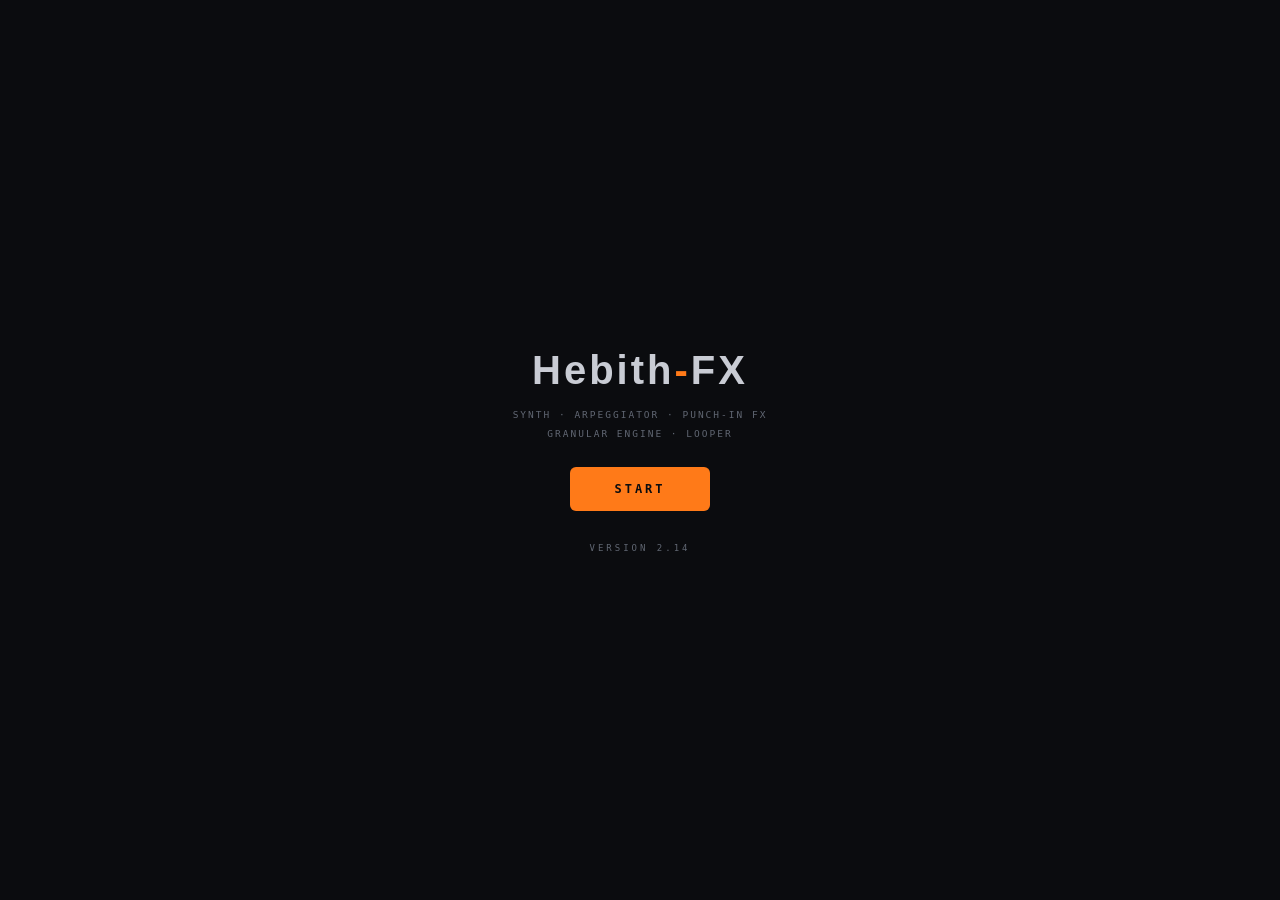
<file: index.html>
<!DOCTYPE html>
<!-- ============================================================
  Hebith-FX  version 2.14
  対応要件定義書: Hebith-FX 要件定義書 v2.14
  対応デザインドキュメント: Hebith-FX Design Document Rev 2.14
  ============================================================ -->
<html lang="ja">
<head>
<meta charset="UTF-8">
<meta name="viewport" content="width=device-width, initial-scale=1, maximum-scale=1, user-scalable=no, viewport-fit=cover">
<meta name="apple-mobile-web-app-capable" content="yes">
<meta name="apple-mobile-web-app-status-bar-style" content="black-translucent">
<title>Hebith-FX v2.14</title><style>
:root{
--bg:#0b0c0f; --panel:#15171c; --panel2:#1d2027; --line:#2a2e37;
--text:#c9ccd4; --dim:#616773;
--time:#ff7a18; --pitch:#a56bff; --dest:#ff2d55; --space:#26d9c3;
--loop:#ffd93d; --gran:#4da3ff; --glide:#ff6fb5; --haze:#8affc1;
--synth:#7ee8fa; --arp:#ffb454; --dr:#ff5c5c;
}
*{box-sizing:border-box;-webkit-tap-highlight-color:transparent;-webkit-user-select:none;user-select:none;}
html,body{margin:0;padding:0;height:100%;background:var(--bg);color:var(--text);
overflow:hidden;overscroll-behavior:none;font-family:'SF Mono',Menlo,monospace;}
.disp{font-family:'Avenir Next Condensed','HelveticaNeue-CondensedBold','Arial Narrow',sans-serif;}
#app{display:flex;flex-direction:column;height:100dvh;padding:env(safe-area-inset-top) 0 env(safe-area-inset-bottom);}
/* header */
header{display:flex;align-items:center;justify-content:space-between;padding:6px 10px 3px;flex-shrink:0;}
.brand{font-size:17px;font-weight:700;letter-spacing:2px;}
.brand b{color:var(--time);}
.brand .ver{font-family:'SF Mono',Menlo,monospace;font-size:8px;font-weight:400;letter-spacing:1px;
color:var(--dim);margin-left:7px;vertical-align:top;border:1px solid var(--line);
border-radius:3px;padding:1px 4px;}
/* LATCH は #kbCtl の中。見た目は隣の HOLD に揃える */
#latchBtn{margin-left:auto;font-size:9px !important;letter-spacing:2px;padding:0 14px !important;
color:var(--dim) !important;}
#latchBtn.on{background:var(--dest) !important;border-color:var(--dest) !important;
color:#0b0c0f !important;font-weight:700;}
#scopeBox{margin:2px 10px 4px;height:28px;border:1px solid var(--line);border-radius:5px;
background:#0e0f13;overflow:hidden;flex-shrink:0;}
#scope{display:block;width:100%;height:100%;}
/* transport */
#trans{display:flex;gap:5px;padding:0 10px 5px;flex-shrink:0;}
.song{flex:1;background:var(--panel);border:1px solid var(--line);border-radius:5px;padding:3px 7px 4px;
min-width:0;display:flex;flex-direction:column;justify-content:center;}
.song .sl{font-size:7.5px;color:var(--dim);letter-spacing:1.5px;margin-bottom:3px;}
.song .sb{display:flex;gap:4px;}
.song .sb button{flex:1;background:var(--panel2);border:1px solid var(--line);color:var(--text);
font:inherit;font-size:8.5px;letter-spacing:1px;padding:4px 0;border-radius:4px;}
.song .sb button:active{background:var(--haze);border-color:var(--haze);color:#0b0c0f;font-weight:700;}
.song .sb #saveBtn.flash{background:var(--haze);border-color:var(--haze);color:#0b0c0f;font-weight:700;}
/* PLAY / STOP */
#playBtn{flex:0 0 62px;background:var(--panel);border:1px solid var(--line);border-radius:5px;
color:var(--text);font:inherit;display:flex;flex-direction:column;align-items:center;justify-content:center;
gap:2px;padding:3px 0;line-height:1;font-size:15px;}
#playBtn .pl{font-size:7.5px;letter-spacing:1.5px;color:var(--dim);}
#playBtn.playing{border-color:var(--haze);color:var(--haze);}
#playBtn.playing .pl{color:var(--haze);}
#playBtn.stopped{border-color:var(--dest);color:var(--dest);}
#playBtn.stopped .pl{color:var(--dest);}
/* generic knob box */
.kb{flex:1;background:var(--panel);border:1px solid var(--line);border-radius:5px;padding:3px 7px 4px;min-width:0;}
.kb .kl{font-size:7.5px;color:var(--dim);letter-spacing:1.3px;display:flex;justify-content:space-between;gap:4px;}
.kb .kl em{font-style:normal;color:var(--time);flex-shrink:0;}
.kb input[type=range]{-webkit-appearance:none;appearance:none;width:100%;height:2px;background:var(--line);
border-radius:2px;outline:none;margin-top:4px;display:block;}
.kb input[type=range]::-webkit-slider-thumb{-webkit-appearance:none;width:14px;height:14px;border-radius:50%;
background:var(--time);border:2px solid var(--bg);}
.kb.cy .kl em{color:var(--synth);} .kb.cy input::-webkit-slider-thumb{background:var(--synth);}
.kb.am .kl em{color:var(--arp);}   .kb.am input::-webkit-slider-thumb{background:var(--arp);}
.kb.hz .kl em{color:var(--haze);}  .kb.hz input::-webkit-slider-thumb{background:var(--haze);}
/* XY */
#xyWrap{margin:0 10px 5px;flex-shrink:0;}
/* XY の方眼。共有パッドと各 FX パッドで同じものを使う */
#xy,.pad,.alg,.xyc{background-image:linear-gradient(90deg,rgba(255,255,255,.045) 1px,transparent 1px),
linear-gradient(0deg,rgba(255,255,255,.045) 1px,transparent 1px);background-size:25% 100%,100% 25%;}
#xy{position:relative;height:94px;border:1px solid var(--line);border-radius:6px;
background-color:#101218;touch-action:none;overflow:hidden;}
#xyDot{position:absolute;width:24px;height:24px;margin:-12px 0 0 -12px;border-radius:50%;
left:50%;top:50%;background:var(--time);color:var(--time);box-shadow:0 0 16px currentColor;pointer-events:none;
transition:left .1s ease,top .1s ease,background .12s;}
#xyDot.drag{transition:background .12s;}
#xyName{position:absolute;top:5px;left:9px;font-size:10px;letter-spacing:2px;font-weight:700;color:var(--time);}
#xyName.reset{animation:flash .35s ease;}
@keyframes flash{0%{opacity:1;}40%{opacity:.15;}100%{opacity:1;}}
#xyX{position:absolute;bottom:4px;right:9px;font-size:7.5px;color:var(--dim);letter-spacing:1.3px;pointer-events:none;}
#xyY{position:absolute;top:50%;left:9px;transform:translateY(-50%) rotate(-90deg);transform-origin:left center;
font-size:7.5px;color:var(--dim);letter-spacing:1.3px;pointer-events:none;white-space:nowrap;}
/* tabs */
#tabs{display:flex;gap:3px;padding:0 10px 5px;flex-shrink:0;}
.tab{flex:1;background:var(--panel);border:1px solid var(--line);color:var(--dim);
padding:7px 0;border-radius:5px;font:inherit;font-size:7.6px;letter-spacing:1px;position:relative;min-width:0;}
.tab.sel{background:var(--panel2);color:var(--text);border-color:#4a505c;}
.tab .dot{position:absolute;top:4px;right:4px;width:4px;height:4px;border-radius:50%;background:transparent;}
.tab .dot.live{background:var(--haze);box-shadow:0 0 6px var(--haze);}
#panes{flex:1 1 auto;min-height:0;padding:0 10px;}
.pane{height:100%;display:none;}
.pane.sel{display:block;}
.scrollPane{overflow-y:auto;-webkit-overflow-scrolling:touch;padding-bottom:6px;}
/* 2層ペイン: 上は設定部でスクロールし、下の XY セル帯は動かない(F-6x) */
.pane.sel.split{display:flex;flex-direction:column;}
.split .scr{flex:1 1 auto;min-height:0;}
.split .strip{flex-shrink:0;padding-top:5px;}
/* modules */
.mod{background:var(--panel);border:1px solid var(--line);border-radius:6px;padding:6px 8px 7px;margin-bottom:5px;}
.mod .mt{font-size:8px;letter-spacing:2px;color:var(--synth);font-weight:700;margin-bottom:6px;}
.mod.b .mt{color:var(--arp);}
.row2{display:grid;grid-template-columns:1fr 1fr;gap:4px;}
.row4{display:grid;grid-template-columns:repeat(4,1fr);gap:4px;}
.segs{display:flex;gap:3px;margin-bottom:5px;}
.seg{flex:1;text-align:center;padding:6px 1px;font-size:8px;background:var(--panel2);
border:1px solid var(--line);border-radius:4px;color:var(--dim);letter-spacing:.8px;}
.seg.on{color:#0b0c0f;background:var(--synth);border-color:var(--synth);font-weight:700;}
.segs.am .seg.on{background:var(--arp);border-color:var(--arp);}
/* punch grid */
#gridFx{display:grid;grid-template-columns:repeat(4,1fr);gap:4px;height:100%;padding-bottom:4px;}
/* .alg(Bokehlous のアルゴタイル)と .xyc(汎用 XY セル)も XY 面なので同じ箱を使う */
.pad,.alg,.xyc{position:relative;border-radius:6px;border:1px solid var(--line);background-color:var(--panel);
display:flex;flex-direction:column;align-items:center;justify-content:center;gap:2px;
touch-action:none;overflow:hidden;transition:transform .04s;}
.pad .nm{font-size:12px;font-weight:700;letter-spacing:.4px;line-height:1;color:currentColor;}
.pad .sub{font-size:6.5px;color:var(--dim);letter-spacing:.8px;}
.pad::before{content:'';position:absolute;top:0;left:0;right:0;height:2px;background:currentColor;opacity:.55;}
.pad.time{color:var(--time);} .pad.pitch{color:var(--pitch);}
.pad.dest{color:var(--dest);} .pad.space{color:var(--space);}
.pad.hit{background-color:currentColor;transform:scale(.96);box-shadow:0 0 20px currentColor;}
.pad.hit .nm{color:#0b0c0f;} .pad.hit .sub{color:rgba(0,0,0,.55);} .pad.hit::before{opacity:0;}
/* F-29 engage済みだが非実効 */
.pad.hit.sub2{background:transparent;box-shadow:none;transform:none;
border-color:currentColor;border-style:dashed;}
.pad.hit.sub2 .nm{color:currentColor;opacity:.55;}
.pad.hit.sub2 .sub{color:var(--dim);}
.pad.hit.sub2::before{opacity:.3;}
/* 内蔵 XY (F-2a / F-3a)  i=ドット u=Y軸ラベル s=X軸ラベル */
.pad i,.alg i,.xyc i{position:absolute;left:50%;top:50%;width:9px;height:9px;margin:-4.5px 0 0 -4.5px;
border-radius:50%;background:#fff;box-shadow:0 0 7px currentColor;pointer-events:none;opacity:.35;}
.pad.hit i,.alg.sel i{background:#0b0c0f;box-shadow:none;opacity:1;}
.pad.hit.sub2 i{background:currentColor;}
.xyc i{opacity:1;background:var(--synth);}
.pad u,.pad s,.xyc u,.xyc s{position:absolute;font-size:5.5px;letter-spacing:.6px;color:var(--dim);
text-decoration:none;pointer-events:none;white-space:nowrap;}
.pad s,.xyc s{bottom:2px;right:4px;}
.pad u,.xyc u{top:50%;left:3px;transform:translateY(-50%) rotate(-90deg);transform-origin:left center;}
/* 汎用 XY セル。ペアで動かす 2 パラメータを 1 枚に載せる。
   幅いっぱいなら 6/1、2 列に入れば 3/1 —— どちらでも高さが約 58px に揃う */
.xyc{aspect-ratio:6/1;color:var(--synth);}
.xyc.am{color:var(--arp);}
.xyc.am i{background:var(--arp);}
.row2 .xyc{aspect-ratio:3/1;}
.xyc b{font-size:8px;letter-spacing:2px;color:currentColor;font-weight:700;pointer-events:none;}
.xyc b em{font-style:normal;font-weight:400;letter-spacing:.5px;color:var(--dim);margin-left:5px;}
.pad.hit u,.pad.hit s{color:rgba(0,0,0,.5);}
.pad.hit.sub2 u,.pad.hit.sub2 s{color:var(--dim);}
/* arp step editor */
#steps{display:grid;grid-template-columns:repeat(8,1fr);gap:3px;margin-bottom:6px;}
.st{aspect-ratio:1/1;border:1px solid var(--line);background:var(--panel2);border-radius:4px;
display:flex;align-items:center;justify-content:center;font-size:9px;color:var(--dim);position:relative;}
.st.g1{background:var(--arp);color:#0b0c0f;font-weight:700;border-color:var(--arp);}
.st.g2{background:var(--dest);color:#0b0c0f;font-weight:700;border-color:var(--dest);}
.st.o{background:var(--panel2);color:var(--arp);border-color:var(--arp);font-weight:700;}
.st.o0{color:var(--dim);border-color:var(--line);font-weight:400;}
.st.pit{background:var(--space);color:#0b0c0f;font-weight:700;border-color:var(--space);font-size:9px;}
[data-seg="pat"] .seg.haspit::after{content:'♪';position:absolute;top:1px;right:3px;font-size:8px;color:var(--space);}
[data-seg="pat"] .seg{position:relative;}
#stRnd.flash{background:var(--space);color:#0b0c0f;border-color:var(--space);font-weight:700;}
.st.beyond{opacity:.28;}
.st.cur::after{content:'';position:absolute;inset:-3px;border:1.5px solid #fff;border-radius:6px;
box-shadow:0 0 8px rgba(255,255,255,.6);}
/* DRUM: 4x4 pads (VOICE/STEP 兼用) */
#drPads{display:grid;grid-template-columns:repeat(4,1fr);gap:4px;margin-bottom:4px;}
.dp{aspect-ratio:1/1;border:1px solid var(--line);background:var(--panel2);border-radius:6px;
display:flex;align-items:center;justify-content:center;font-size:7.5px;letter-spacing:.3px;
color:var(--dim);position:relative;text-align:center;padding:2px;line-height:1.15;}
/* VOICE ページのパッドは LEVEL×TUNE の XY 面も兼ねる(F-19p)。STEP ページでは方眼を出さない */
.dp.vp{background-image:linear-gradient(90deg,rgba(255,255,255,.045) 1px,transparent 1px),
linear-gradient(0deg,rgba(255,255,255,.045) 1px,transparent 1px);background-size:25% 100%,100% 25%;
touch-action:none;overflow:hidden;}
.dp i{position:absolute;width:7px;height:7px;margin:-3.5px 0 0 -3.5px;border-radius:50%;
background:var(--dr);box-shadow:0 0 6px var(--dr);pointer-events:none;}
.dp.sel i{background:#fff;box-shadow:0 0 6px #fff;}
.dp.sel{border-color:var(--dr);box-shadow:0 0 0 1.5px var(--dr) inset;}
.dp.g1{background:var(--dr);color:#0b0c0f;font-weight:700;}
.dp.g2{background:#fff;color:#0b0c0f;font-weight:700;border-color:#fff;}
.dp.dcur::after{content:'';position:absolute;inset:-3px;border:1.5px solid #fff;border-radius:8px;
box-shadow:0 0 8px rgba(255,255,255,.6);}
/* ARP: chord slots */
#chordSlots{display:flex;flex-wrap:wrap;gap:4px;margin-bottom:2px;}
#chordSlots:empty{display:none;}
.cslot{flex:1;min-width:52px;background:var(--panel2);border:1px solid var(--line);border-radius:5px;
padding:5px 4px;text-align:center;}
.cslot .cd{display:block;font-size:11px;font-weight:700;color:var(--arp);letter-spacing:.5px;}
.cslot .cb{display:block;font-size:7px;color:var(--dim);letter-spacing:.5px;margin-top:1px;}
.cslot.cur{border-color:var(--arp);box-shadow:0 0 8px rgba(255,180,84,.4);}
.cslot.edit{background:rgba(255,180,84,.14);border-color:var(--arp);}
/* ARP: chain links */
#chainSlots{display:flex;flex-wrap:wrap;gap:4px;margin-top:5px;}
.clink{background:var(--panel2);border:1px solid var(--line);border-radius:5px;padding:5px 9px;text-align:center;}
.clink .cp{font-size:12px;font-weight:700;color:var(--arp);}
.clink .cbb{display:block;font-size:7px;color:var(--dim);margin-top:1px;}
/* microcosm */
/* 行間を広めに取り、タイル間にスクロールを始められる帯を残す(タイル上は touch-action:none) */
#algos{display:grid;grid-template-columns:repeat(3,1fr);gap:6px 4px;margin-bottom:6px;}
.alg{aspect-ratio:2/1;}   /* 箱そのものは .pad と共用 */
.alg .an{font-size:10.5px;font-weight:700;line-height:1;color:currentColor;}
.alg .ab{font-size:6px;color:var(--dim);letter-spacing:1px;}
/* 軸名は 11 枚とも同じなのでタイルには書かず、グリッドの上に一度だけ置く */
.ah{font-size:6.5px;letter-spacing:1.4px;color:var(--dim);margin:0 0 4px 2px;}
.alg::before{content:'';position:absolute;top:0;left:0;right:0;height:2px;background:currentColor;opacity:.5;}
.alg.b0{color:var(--loop);} .alg.b1{color:var(--gran);}
.alg.b2{color:var(--glide);} .alg.b3{color:var(--haze);}
/* 地の色だけ差し替える。ショートハンドだと共有した方眼まで消える */
.alg.sel{background-color:currentColor;box-shadow:0 0 14px currentColor;}
.alg.sel .an{color:#0b0c0f;} .alg.sel .ab{color:rgba(0,0,0,.55);} .alg.sel::before{opacity:0;}
/* sticky: タイルは touch-action:none でスクロールできないので、常に掴める帯を上端に残す */
#mcOn{position:sticky;top:0;z-index:1;
width:100%;background:var(--panel);border:1px solid var(--line);color:var(--dim);
padding:8px 0;border-radius:5px;font:inherit;font-size:9.5px;letter-spacing:3px;font-weight:700;margin-bottom:6px;}
#mcOn.on{background:var(--haze);border-color:var(--haze);color:#0b0c0f;box-shadow:0 0 16px rgba(138,255,193,.3);}
#looper .lt{font-size:7.5px;letter-spacing:2px;color:var(--dim);margin-bottom:5px;display:flex;justify-content:space-between;}
#looper .lt em{font-style:normal;color:var(--loop);}
.lRow{display:flex;gap:4px;margin-bottom:5px;}
.lBtn{flex:1;background:var(--panel2);border:1px solid var(--line);color:var(--dim);
padding:8px 0;border-radius:5px;font:inherit;font-size:8.5px;letter-spacing:1.2px;}
.lBtn.rec{color:var(--dest);border-color:var(--dest);}
.lBtn.on{background:var(--loop);border-color:var(--loop);color:#0b0c0f;font-weight:700;}
.lBtn.recOn{background:var(--dest);border-color:var(--dest);color:#0b0c0f;font-weight:700;animation:blink .6s steps(2,end) infinite;}
@keyframes blink{50%{opacity:.45;}}
/* keyboard */
#kbWrap{flex-shrink:0;padding:5px 10px 6px;background:var(--panel);border-top:1px solid var(--line);}
#kbCtl{display:flex;align-items:center;gap:5px;margin-bottom:5px;}
#kbCtl button{background:var(--panel2);border:1px solid var(--line);color:var(--text);
height:26px;border-radius:5px;font:inherit;font-size:12px;padding:0 12px;}
#octLbl{font-size:9px;color:var(--synth);letter-spacing:1.2px;min-width:44px;text-align:center;}
#holdBtn{font-size:9px !important;letter-spacing:2px;padding:0 16px !important;color:var(--dim) !important;}
#holdBtn.on{background:var(--loop) !important;border-color:var(--loop) !important;color:#0b0c0f !important;font-weight:700;}
#keys{display:flex;gap:2px;height:76px;touch-action:none;}
.key{flex:1;border-radius:5px;display:flex;align-items:flex-end;justify-content:center;padding-bottom:5px;
font-size:7.5px;color:var(--dim);border:1px solid var(--line);
background:linear-gradient(180deg,#191b22,#101319);transition:background .04s;}
.key.blk{background:linear-gradient(180deg,#0a0b10,#050609);color:#353a45;}
.key.dn{background:var(--synth) !important;color:#0b0c0f !important;box-shadow:0 0 12px var(--synth);}
.key.arp{background:var(--arp) !important;color:#0b0c0f !important;}
#ov{position:fixed;inset:0;background:var(--bg);z-index:99;display:flex;flex-direction:column;
align-items:center;justify-content:center;gap:12px;padding:24px;text-align:center;}
#ov .t{font-size:40px;font-weight:700;letter-spacing:3px;}
#ov .t b{color:var(--time);}
#ov .s{font-size:9.5px;color:var(--dim);letter-spacing:2px;line-height:2;}
#ov .ovVer{margin-top:20px;font-size:9px;letter-spacing:3px;color:var(--dim);}
#go{margin-top:12px;background:var(--time);color:#0b0c0f;border:none;padding:15px 44px;border-radius:6px;
font:inherit;font-size:12px;font-weight:700;letter-spacing:3px;}
.xyc.hz{color:var(--haze);}
.xyc.hz i{background:var(--haze);}
</style></head>
<body>
<div id="ov">
  <div class="t disp">Hebith<b>-</b>FX</div>
  <div class="s">SYNTH · ARPEGGIATOR · PUNCH-IN FX<br>GRANULAR ENGINE · LOOPER</div>
  <button id="go">START</button>
  <div class="ovVer">VERSION 2.14</div>
</div>
<div id="app">
  <header>
  <div class="brand disp">Hebith<b>-</b>FX<span class="ver">v2.14</span></div>
  </header>
  <div id="scopeBox"><canvas id="scope"></canvas></div>
  <div id="trans">
  <div class="kb"><div class="kl"><span>BPM</span><em id="vBpm">124</em></div>
  <input type="range" id="sBpm" min="40" max="220" step="1" value="124"></div>
  <div class="kb"><div class="kl"><span>MASTER VOL</span><em id="vVol">.80</em></div>
  <input type="range" id="sVol" min="0" max="1" step="0.01" value="0.8"></div>
  <button id="playBtn" class="playing" title="PLAY / STOP">▶︎<span class="pl">PLAY</span></button>
  <div class="song">
  <div class="sl">SONG</div>
  <div class="sb">
  <button id="saveBtn">SAVE</button>
  <button id="loadBtn">LOAD</button>
  </div>
  <input type="file" id="loadFile" accept=".hwfx,.json,application/json" hidden>
  </div>
  </div>
  <div id="tabs">
  <button class="tab" data-t="synth">SYNTH</button>
  <button class="tab" data-t="arp">ARP<span class="dot" id="dotArp"></span></button>
  <button class="tab" data-t="drum">DRUM<span class="dot" id="dotDr"></span></button>
  <button class="tab sel" data-t="fx">PUNCH<span class="dot" id="dotFx"></span></button>
  <button class="tab" data-t="mc">BOKEH<span class="dot" id="dotMc"></span></button>
  </div>
  <div id="panes">
  <!-- SYNTH -->
  <!-- 上=スクロールする設定部 / 下=固定の XY セル帯(F-6x) -->
  <div class="pane split" id="paneSynth">
  <div class="scr scrollPane">
  <div class="mod">
  <div class="mt">OSC A</div>
  <div class="segs" data-seg="aWave">
  <div class="seg on" data-v="sawtooth">SAW</div><div class="seg" data-v="square">SQR</div>
  <div class="seg" data-v="sine">SIN</div><div class="seg" data-v="triangle">TRI</div></div>
  <div class="row2">
  <div class="kb cy"><div class="kl"><span>OCT</span><em id="v_aOct">0</em></div><input type="range" id="k_aOct" min="-2" max="2" step="1" value="0"></div>
  <div class="kb cy"><div class="kl"><span>NOISE</span><em id="v_nLvl">.00</em></div><input type="range" id="k_nLvl" min="0" max="1" step="0.01" value="0"></div>
  </div>
  <div class="xyc" data-c="oscA" style="margin-top:4px;"></div>
  </div>
  <div class="mod">
  <div class="mt">OSC B</div>
  <div class="segs" data-seg="bWave">
  <div class="seg" data-v="sawtooth">SAW</div><div class="seg" data-v="square">SQR</div>
  <div class="seg" data-v="sine">SIN</div><div class="seg on" data-v="triangle">TRI</div></div>
  <div class="row2">
  <div class="kb cy"><div class="kl"><span>OCT</span><em id="v_bOct">-1</em></div><input type="range" id="k_bOct" min="-2" max="2" step="1" value="-1"></div>
  <div class="kb cy"><div class="kl"><span>PORTAMENTO</span><em id="v_glide">0ms</em></div><input type="range" id="k_glide" min="0" max="0.5" step="0.001" value="0"></div>
  </div>
  <div class="xyc" data-c="oscB" style="margin-top:4px;"></div>
  </div>
  <div class="mod">
  <div class="mt">SYNTH FILTER</div>
  <div class="segs" data-seg="fType">
  <div class="seg on" data-v="lowpass">LPF</div><div class="seg" data-v="highpass">HPF</div>
  <div class="seg" data-v="bandpass">BPF</div></div>
  <div class="xyc" data-c="fmod"></div>
  </div>
  <div class="mod">
  <div class="mt">ENVELOPE</div>
  <div class="row2">
  <div class="xyc" data-c="ampAR"></div><div class="xyc" data-c="ampDS"></div>
  </div>
  <div class="row2" style="margin-top:4px;">
  <div class="xyc" data-c="fltAR"></div><div class="xyc" data-c="fltDS"></div>
  </div>
  </div>
  <div class="mod">
  <div class="mt">LFO</div>
  <div class="segs" data-seg="lWave">
  <div class="seg on" data-v="triangle">TRI</div><div class="seg" data-v="square">SQR</div>
  <div class="seg" data-v="sh">S&amp;H</div></div>
  <div class="segs" data-seg="lDest">
  <div class="seg" data-v="pitch">PITCH</div><div class="seg on" data-v="filter">FILTER</div>
  <div class="seg" data-v="amp">AMP</div></div>
  <div class="segs" style="margin-bottom:0;" data-seg="lSync">
  <div class="seg on" data-v="free">FREE</div><div class="seg" data-v="sync">BPM SYNC</div></div>
  </div>
  </div>
  <div class="strip"><div class="row2">
  <div class="xyc" data-c="filt"></div><div class="xyc" data-c="lfo"></div>
  </div></div>
  </div>
  <!-- ARP (専用画面 F-16x) -->
  <div class="pane split" id="paneArp">
  <div class="scr scrollPane">
  <!-- SCALE / KEY -->
  <div class="mod b">
  <div class="mt">SCALE / KEY</div>
  <div class="row2">
  <div class="kb am"><div class="kl"><span>KEY</span><em id="v_key">C</em></div>
  <input type="range" id="k_key" min="0" max="11" step="1" value="0"></div>
  <div class="kb am"><div class="kl"><span>SCALE</span><em id="v_scale">MAJOR</em></div>
  <input type="range" id="k_scale" min="0" max="8" step="1" value="0"></div>
  </div>
  <div class="segs am" style="margin-top:5px;margin-bottom:0;">
  <div class="seg on" id="lockOn">SCALE LOCK</div><div class="seg" id="lockOff">FREE</div></div>
  </div>
  <!-- CHORD PROGRESSION -->
  <div class="mod b">
  <div class="mt">CHORD <span id="chordModeLbl" style="color:var(--dim);font-weight:400;">OFF</span></div>
  <div class="segs am" data-seg="cmode">
  <div class="seg on" data-v="off">OFF</div><div class="seg" data-v="bar">AUTO</div>
  <div class="seg" data-v="manual">MANUAL</div></div>
  <div id="chordSlots"></div>
  <div class="segs am" style="margin-top:5px;margin-bottom:0;">
  <div class="seg" id="chordAdd">+ SLOT</div><div class="seg" id="chordDel">− SLOT</div>
  <div class="seg" id="chordNext">NEXT ▶</div></div>
  <div id="chordEdit" style="margin-top:6px;display:none;">
  <div class="row2">
  <div class="kb am"><div class="kl"><span>DEGREE</span><em id="v_deg">1 maj</em></div>
  <input type="range" id="k_deg" min="0" max="6" step="1" value="0"></div>
  <div class="kb am"><div class="kl"><span>BARS</span><em id="v_cbars">1</em></div>
  <input type="range" id="k_cbars" min="1" max="4" step="1" value="1"></div>
  </div>
  <div class="segs am" data-seg="ctype" style="margin-top:4px;margin-bottom:0;">
  <div class="seg on" data-v="triad">TRIAD</div><div class="seg" data-v="7th">7TH</div>
  <div class="seg" data-v="sus4">SUS4</div><div class="seg" data-v="oct">+OCT</div></div>
  </div>
  </div>
  <!-- LAYER SELECT -->
  <div class="mod b">
  <div class="mt">LAYER</div>
  <div class="segs am">
  <div class="seg on" id="layI">I &nbsp;LEAD</div><div class="seg" id="layII">II &nbsp;BASS</div></div>
  <div class="segs am" style="margin-top:5px;margin-bottom:0;">
  <div class="seg on" id="layOn">LAYER ON</div><div class="seg" id="layOff">OFF</div></div>
  </div>
  <!-- PATTERN SLOTS + CHAIN -->
  <div class="mod b">
  <div class="mt">PATTERN <span id="patLbl" style="color:var(--dim);font-weight:400;">A</span></div>
  <div class="segs am" data-seg="pat">
  <div class="seg on" data-v="A">A</div><div class="seg" data-v="B">B</div>
  <div class="seg" data-v="C">C</div><div class="seg" data-v="D">D</div></div>
  <div class="segs am" style="margin-top:4px;">
  <div class="seg" id="patCopy">COPY →</div>
  <div class="seg" id="chainToggle">CHAIN OFF</div></div>
  <div id="chainEdit" style="display:none;">
  <div id="chainSlots"></div>
  <div class="segs am" style="margin-top:4px;margin-bottom:0;">
  <div class="seg" id="chainAdd">+ LINK</div><div class="seg" id="chainDel">− LINK</div></div>
  </div>
  </div>
  <!-- STEP EDITOR -->
  <div class="mod b">
  <div class="mt">STEPS <span id="pgLbl" style="color:var(--dim);font-weight:400;">GATE</span></div>
  <div id="steps"></div>
  <div class="segs am" style="margin-bottom:4px;">
  <div class="seg on" id="pgGate">GATE</div><div class="seg" id="pgOct">OCT</div>
  <div class="seg" id="pgPit">PITCH</div></div>
  <div class="segs am" style="margin-bottom:5px;">
  <div class="seg" id="stAll">ALL ON</div><div class="seg" id="stClr">CLEAR</div>
  <div class="seg" id="stRnd">🎲 RANDOMIZE</div></div>
  </div>
  <!-- LAYER PARAMS -->
  <div class="mod b">
  <div class="mt">MOTION</div>
  <div class="segs am" data-seg="mode">
  <div class="seg on" data-v="up">UP</div><div class="seg" data-v="down">DOWN</div>
  <div class="seg" data-v="updown">UP-DN</div></div>
  <div class="segs am" data-seg="mode2">
  <div class="seg" data-v="random">RANDOM</div><div class="seg" data-v="played">AS PLAYED</div>
  <div class="seg" data-v="chord">CHORD</div></div>
  <div class="segs am" data-seg="rate">
  <div class="seg" data-v="8">1/8</div><div class="seg on" data-v="16">1/16</div>
  <div class="seg" data-v="16t">1/16T</div><div class="seg" data-v="32">1/32</div></div>
  <div class="row2">
  <div class="kb am"><div class="kl"><span>LEVEL</span><em id="v_llevel">1.00</em></div>
  <input type="range" id="k_llevel" min="0" max="1" step="0.01" value="1"></div>
  <div class="kb am"><div class="kl"><span>STEP LENGTH</span><em id="v_len">16</em></div>
  <input type="range" id="k_len" min="1" max="16" step="1" value="16"></div>
  </div>
  </div>
  </div>
  <div class="strip"><div class="row2">
  <div class="xyc am" data-c="motion"></div><div class="xyc am" data-c="octave"></div>
  </div></div>
  </div>
  <!-- DRUM -->
  <div class="pane scrollPane" id="paneDrum">
  <div class="mod b">
  <div class="mt">DRUM <span id="drLbl" style="color:var(--dim);font-weight:400;">VOICE</span></div>
  <div id="drPads"></div>
  <div class="segs am" style="margin-top:5px;">
  <div class="seg on" id="drPgVoice">VOICE</div><div class="seg" id="drPgStep">STEP</div></div>
  <div class="segs am" style="margin-top:4px;margin-bottom:5px;">
  <div class="seg" id="drAll">ALL ON</div><div class="seg" id="drClr">CLEAR</div>
  <div class="seg on" id="drOn">ENGINE ON</div></div>
  </div>
  </div>
  <!-- PUNCH FX -->
  <div class="pane sel" id="paneFx"><div id="gridFx"></div></div>
  <!-- BOKEHLOUS (granular engine) -->
  <div class="pane split" id="paneMc">
  <div class="scr scrollPane">
  <button id="mcOn">ENGINE OFF</button>
  <div class="ah">X ACTIVITY · Y SHAPE</div>
  <div id="algos"></div>
  <div class="row2" style="margin-bottom:5px;">
  <div class="kb hz"><div class="kl"><span>ACTIVITY</span><em id="v_mAct">.50</em></div><input type="range" id="k_mAct" min="0" max="1" step="0.01" value="0.5"></div>
  <div class="kb hz"><div class="kl"><span>SHAPE</span><em id="v_mShp">.50</em></div><input type="range" id="k_mShp" min="0" max="1" step="0.01" value="0.5"></div>
  </div>
  <div class="mod" id="looper">
  <div class="lt"><span>LOOPER</span><em id="lStat">EMPTY</em></div>
  <div class="lRow">
  <button class="lBtn rec" id="lRec">REC</button><button class="lBtn" id="lPlay">PLAY</button>
  <button class="lBtn" id="lOd">O.DUB</button><button class="lBtn" id="lClr">CLEAR</button>
  </div>
  <div class="kb hz"><div class="kl"><span>FADE</span><em id="v_fade">OFF</em></div><input type="range" id="k_fade" min="0" max="1" step="0.01" value="0"></div>
  </div>
  </div>
  <div class="strip"><div class="row2">
  <div class="xyc hz" data-c="buf"></div><div class="xyc hz" data-c="blend"></div>
  </div></div>
  </div>
  </div>
  <!-- 頻繁に触るものを親指の届く下部へ集める(F-6x) -->
  <div id="xyWrap">
  <div id="xy">
  <div id="xyName">MASTER FILTER</div>
  <div id="xyY">RESO</div>
  <div id="xyX">CUTOFF →</div>
  <div id="xyDot"></div>
  </div>
  </div>
  <div id="kbWrap">
  <div id="kbCtl">
  <button id="octDn">−</button><span id="octLbl">OCT 4</span><button id="octUp">+</button>
  <button id="latchBtn">LATCH</button><button id="holdBtn">HOLD</button>
  </div>
  <div id="keys"></div>
  </div>
</div><script>
(function(){
'use strict';

/* DSP — GlitchCore → MicroCore → Looper   (F-2x / F-3x / F-4x) */
const DSP_CORE = `
class GlitchCore {
  constructor(sr){
    this.sr=sr; this.size=Math.floor(sr*4);
    this.bL=new Float32Array(this.size); this.bR=new Float32Array(this.size);
    this.w=0; this.mode='thru';
    this.read=0; this.loopStart=0; this.loopLen=sr*0.25;
    this.pbRate=1; this.stopRate=1; this.stopTime=0.8;
    this.grains=[]; this.grainClock=0; this.grainDensity=24; this.grainSpread=0;
    this.crushOn=false; this.bits=6;
    this.decOn=false; this.dec=8; this.decCount=0; this.hL=0; this.hR=0;
    this.gateOn=false; this.gateRate=8; this.gateDuty=0.5; this.gatePhase=0; this.gateG=1;
    this.killOn=false; this.killG=1;
  }
  trigger(mode,o){
    o=o||{}; this.mode=mode;
    if(mode==='repeat'){
      this.loopLen=Math.max(128,Math.floor((o.len||0.18)*this.sr));
      this.loopStart=(this.w-this.loopLen+this.size)%this.size;
      this.read=this.loopStart; this.pbRate=o.rate||1;
    } else if(mode==='reverse'){
      this.loopLen=Math.max(128,Math.floor((o.len||0.5)*this.sr));
      this.loopStart=(this.w-this.loopLen+this.size)%this.size;
      this.read=this.loopStart+this.loopLen-1; this.pbRate=o.rate||1;
    } else if(mode==='stop'){
      this.read=(this.w-2+this.size)%this.size;
      this.stopRate=1; this.stopTime=o.time||0.8;
    } else if(mode==='freeze'){
      this.loopLen=Math.max(128,Math.floor((o.win||0.09)*this.sr));
      this.loopStart=(this.w-this.loopLen+this.size)%this.size;
      this.read=this.loopStart; this.pbRate=o.rate||1;
    } else if(mode==='warp'){
      this.loopLen=Math.max(128,Math.floor(0.14*this.sr));
      this.loopStart=(this.w-this.loopLen+this.size)%this.size;
      this.read=this.loopStart; this.pbRate=o.rate||1.5;
    } else if(mode==='grain'){ this.grains=[]; this.grainClock=0; }
  }
  rel(){ this.mode='thru'; this.grains=[]; }
  rd(b,p){ var s=this.size,i0=Math.floor(p),f=p-i0;
    var a=b[((i0%s)+s)%s], c=b[(((i0+1)%s)+s)%s]; return a+(c-a)*f; }
  process(inL,inR,outL,outR,n){
    var m=this.mode;
    for(var i=0;i<n;i++){
      var xl=inL[i], xr=inR?inR[i]:inL[i], l,r;
      if(m==='thru'||m==='stop'||m==='grain'){
        this.bL[this.w]=xl; this.bR[this.w]=xr; this.w=(this.w+1)%this.size;
      }
      if(m==='thru'){ l=xl; r=xr; }
      else if(m==='repeat'||m==='freeze'||m==='warp'){
        l=this.rd(this.bL,this.read); r=this.rd(this.bR,this.read);
        this.read+=this.pbRate;
        var e=this.loopStart+this.loopLen;
        if(this.read>=e) this.read-=this.loopLen;
        if(this.read<this.loopStart) this.read+=this.loopLen;
      } else if(m==='reverse'){
        l=this.rd(this.bL,this.read); r=this.rd(this.bR,this.read);
        this.read-=this.pbRate;
        if(this.read<this.loopStart) this.read+=this.loopLen;
      } else if(m==='stop'){
        l=this.rd(this.bL,this.read); r=this.rd(this.bR,this.read);
        this.read+=this.stopRate;
        this.stopRate*=Math.pow(0.0004,1/Math.max(1,this.stopTime*this.sr));
        if(this.stopRate<0.0009){ l=0; r=0; }
      } else if(m==='grain'){
        l=0; r=0; this.grainClock-=1;
        if(this.grainClock<=0){
          this.grainClock=this.sr/Math.max(2,this.grainDensity);
          var dur=(0.025+Math.random()*0.11)*this.sr;
          var st=(this.w-Math.random()*this.sr*0.7+this.size*2)%this.size;
          var rt=1;
          if(this.grainSpread>0){ var C=[0.5,0.5,0.75,1,1,1.5,2,2];
            rt=1+(C[Math.floor(Math.random()*C.length)]-1)*this.grainSpread; }
          this.grains.push({p:st,d:dur,t:0,r:rt,pan:Math.random()});
          if(this.grains.length>26) this.grains.shift();
        }
        for(var g=this.grains.length-1;g>=0;g--){
          var G=this.grains[g];
          var env=0.5-0.5*Math.cos(6.28318530718*(G.t/G.d));
          var s2=(this.rd(this.bL,G.p)+this.rd(this.bR,G.p))*0.5, v=s2*env;
          l+=v*(1-G.pan)*1.3; r+=v*G.pan*1.3;
          G.p+=G.r; G.t++;
          if(G.t>=G.d) this.grains.splice(g,1);
        }
      } else { l=xl; r=xr; }
      if(this.crushOn){ var lv=Math.pow(2,this.bits);
        l=Math.round(l*lv)/lv; r=Math.round(r*lv)/lv; }
      if(this.decOn){ if(this.decCount<=0){ this.hL=l; this.hR=r; this.decCount=this.dec; }
        this.decCount--; l=this.hL; r=this.hR; }
      if(this.gateOn){
        this.gatePhase+=this.gateRate/this.sr;
        if(this.gatePhase>=1) this.gatePhase-=1;
        this.gateG+=((this.gatePhase<this.gateDuty?1:0)-this.gateG)*0.09;
      } else { this.gateG+=(1-this.gateG)*0.09; }
      l*=this.gateG; r*=this.gateG;
      var kt=this.killOn?0:1;
      this.killG+=(kt-this.killG)*0.005;
      l*=this.killG; r*=this.killG;
      outL[i]=l; outR[i]=r;
    }
  }
}

const MALG = [
  {ln:[0.05,0.24], dn:[3,20],  pt:[1],                       rv:0,    jt:0.05, q:1, gl:0, it:0, tp:0, xf:0},
  {ln:[0.08,0.42], dn:[2,13],  pt:[1,0.5],                   rv:0,    jt:0.03, q:1, gl:0, it:0, tp:0, xf:0},
  {ln:[0.04,0.19], dn:[5,26],  pt:[1,1.1892,1.4983,2,1.4983],rv:0,    jt:0.02, q:1, gl:0, it:0, tp:0, xf:0},
  {ln:[0.015,0.10],dn:[10,72], pt:[1],                       rv:0,    jt:0.6,  q:0, gl:0, it:0, tp:0, xf:0},
  {ln:[0.10,0.55], dn:[2,10],  pt:[1],                       rv:0,    jt:0,    q:1, gl:0, it:0, tp:1, xf:0},
  {ln:[0.04,0.30], dn:[8,54],  pt:[1],                       rv:0.5,  jt:0.85, q:0, gl:0, it:0, tp:0, xf:0},
  {ln:[0.08,0.36], dn:[5,34],  pt:[1],                       rv:0.2,  jt:0.4,  q:0, gl:1, it:0, tp:0, xf:0},
  {ln:[0.05,0.26], dn:[6,40],  pt:[0.5,1,1.5,2],             rv:0,    jt:0.3,  q:0, gl:0, it:0, tp:0, xf:0},
  {ln:[0.15,0.70], dn:[6,24],  pt:[1],                       rv:0.15, jt:0.45, q:0, gl:0, it:0, tp:0, xf:1},
  {ln:[0.22,0.95], dn:[3,16],  pt:[0.5,1,2],                 rv:0.65, jt:1,    q:0, gl:0, it:0, tp:0, xf:1},
  {ln:[0.03,0.32], dn:[1.5,11],pt:[1,1,1,0.5,2],             rv:0.3,  jt:0.1,  q:1, gl:0, it:1, tp:0, xf:0}
];

class MicroCore {
  constructor(sr){
    this.sr=sr; this.size=Math.floor(sr*6);
    this.bL=new Float32Array(this.size); this.bR=new Float32Array(this.size);
    this.w=0; this.on=false; this.algo=0;
    this.activity=0.5; this.shape=0.5; this.time=0.35; this.repeats=0.35; this.mix=0.55;
    this.step=Math.floor(sr*0.121); this.gridPos=0;
    this.spawnCd=0; this.grains=[]; this.arp=0;
    this.fbL=0; this.fbR=0; this.lpL=0; this.lpR=0;
    this.duck=0; this.duckG=1;
  }
  rd(b,p){ var s=this.size,i0=Math.floor(p),f=p-i0;
    var a=b[((i0%s)+s)%s], c=b[(((i0+1)%s)+s)%s]; return a+(c-a)*f; }
  process(inL,inR,outL,outR,n){
    if(!this.on){ for(var k=0;k<n;k++){ outL[k]=inL[k]; outR[k]=inR[k];
      this.bL[this.w]=inL[k]; this.bR[this.w]=inR[k]; this.w=(this.w+1)%this.size; }
      if(this.grains.length) this.grains.length=0; return; }
    var A=MALG[this.algo]||MALG[0];
    var gLen=(A.ln[0]+(A.ln[1]-A.ln[0])*this.shape)*this.sr;
    var dens=A.dn[0]+(A.dn[1]-A.dn[0])*this.activity;
    var look=(0.03+this.time*this.time*2.2)*this.sr;
    var iv=this.sr/Math.max(0.5,dens);
    var grid=Math.max(64,Math.floor(this.step*0.5));
    var fb=this.repeats*0.96;
    var tone=0.06+(1-this.shape)*0.85;
    var wet=this.mix, dry=1-this.mix*0.85;
    for(var i=0;i<n;i++){
      var xl=inL[i], xr=inR[i];
      var wl=xl+this.fbL*fb, wr=xr+this.fbR*fb;
      if(wl>1||wl<-1) wl=Math.tanh(wl);
      if(wr>1||wr<-1) wr=Math.tanh(wr);
      this.bL[this.w]=wl; this.bR[this.w]=wr;
      this.gridPos++;
      var tick=false;
      if(this.gridPos>=grid){ this.gridPos=0; tick=true; }
      this.spawnCd--;
      var go = A.q ? (tick && this.spawnCd<=0) : (this.spawnCd<=0);
      if(go && this.grains.length<32){
        this.spawnCd=iv;
        var back=look;
        if(A.tp) back=look*(1+Math.floor(Math.random()*4))*0.35;
        back+=(Math.random()*2-1)*look*A.jt;
        if(back<64) back=64;
        var pos=(this.w-back+this.size*2)%this.size;
        var rate;
        if(A.pt.length>1){
          if(this.algo===2){ rate=A.pt[this.arp%A.pt.length]; this.arp++; }
          else rate=A.pt[Math.floor(Math.random()*A.pt.length)];
        } else rate=1;
        var rev=Math.random()<A.rv?-1:1;
        var dur=gLen*(0.7+Math.random()*0.6);
        var dr=0;
        if(A.gl){ var tgt=rate*(Math.random()<0.5?0.5:2); dr=(tgt-rate)/dur; }
        this.grains.push({p:rev<0?pos+dur*rate:pos, d:dur, t:0, r:rate*rev, dr:dr,
                          pan:0.5+(Math.random()-0.5)*(0.3+A.jt*0.7)});
        if(A.it){ this.duck=dur; }
      }
      var gl=0, gr=0;
      for(var g=this.grains.length-1;g>=0;g--){
        var G=this.grains[g];
        var ph=G.t/G.d;
        var env=A.xf ? (0.5-0.5*Math.cos(6.28318530718*ph))
                     : (ph<0.08 ? ph/0.08 : (ph>0.85 ? (1-ph)/0.15 : 1));
        var sL=this.rd(this.bL,G.p), sR=this.rd(this.bR,G.p);
        gl+=sL*env*(1-G.pan)*1.4; gr+=sR*env*G.pan*1.4;
        G.p+=G.r; if(G.dr) G.r+=G.dr; G.t++;
        if(G.t>=G.d) this.grains.splice(g,1);
      }
      this.lpL+=(gl-this.lpL)*tone; this.lpR+=(gr-this.lpR)*tone;
      gl=this.lpL; gr=this.lpR;
      if(gl>1.4||gl<-1.4) gl=Math.tanh(gl);
      if(gr>1.4||gr<-1.4) gr=Math.tanh(gr);
      this.fbL=gl; this.fbR=gr;
      if(this.duck>0){ this.duck--; this.duckG+=(0-this.duckG)*0.02; }
      else this.duckG+=(1-this.duckG)*0.01;
      var dg = A.it ? this.duckG : 1;
      outL[i]=xl*dry*dg + gl*wet;
      outR[i]=xr*dry*dg + gr*wet;
      this.w=(this.w+1)%this.size;
    }
  }
}

class Looper {
  constructor(sr){
    this.sr=sr; this.max=Math.floor(sr*20);
    this.bL=new Float32Array(this.max); this.bR=new Float32Array(this.max);
    this.len=0; this.p=0; this.state='idle'; this.od=false; this.fade=1;
  }
  cmd(c){
    if(c==='rec'){ this.state='rec'; this.len=0; this.p=0; }
    else if(c==='play'){ if(this.state==='rec'){ this.p=0; this.state=this.len>0?'play':'idle'; }
      else if(this.state==='play'){ this.state='stop'; }
      else if(this.len>0){ this.p=0; this.state='play'; } }
    else if(c==='stop'){ this.state=this.len>0?'stop':'idle'; }
    else if(c==='clear'){ this.state='idle'; this.len=0; this.p=0; this.bL.fill(0); this.bR.fill(0); }
  }
  process(inL,inR,outL,outR,n){
    for(var i=0;i<n;i++){
      var xl=inL[i], xr=inR[i], ol=xl, o2=xr;
      if(this.state==='rec'){
        if(this.len<this.max){ this.bL[this.len]=xl; this.bR[this.len]=xr; this.len++; }
        else { this.state='play'; this.p=0; }
      } else if(this.state==='play'){
        var a=this.bL[this.p], b=this.bR[this.p];
        ol+=a; o2+=b;
        if(this.od){ this.bL[this.p]=a*this.fade+xl; this.bR[this.p]=b*this.fade+xr; }
        else if(this.fade<1){ this.bL[this.p]=a*this.fade; this.bR[this.p]=b*this.fade; }
        this.p++; if(this.p>=this.len) this.p=0;
      }
      outL[i]=ol; outR[i]=o2;
    }
  }
}
`;

const WORKLET_SRC = DSP_CORE + `
class GP extends AudioWorkletProcessor{
  constructor(){
    super();
    this.g=new GlitchCore(sampleRate); this.m=new MicroCore(sampleRate); this.l=new Looper(sampleRate);
    this.t1L=new Float32Array(128); this.t1R=new Float32Array(128);
    this.t2L=new Float32Array(128); this.t2R=new Float32Array(128);
    this.port.onmessage=(e)=>{
      const d=e.data;
      if(d.t==='set'){ (d.s==='m'?this.m:d.s==='l'?this.l:this.g)[d.k]=d.v; }
      else if(d.t==='trig') this.g.trigger(d.mode,d.opts);
      else if(d.t==='rel') this.g.rel();
      else if(d.t==='lcmd'){ this.l.cmd(d.c); this.port.postMessage({t:'lst',s:this.l.state,len:this.l.len/sampleRate}); }
    };
  }
  process(inputs,outputs){
    const ip=inputs[0], op=outputs[0], n=op[0].length;
    if(this.t1L.length!==n){
      this.t1L=new Float32Array(n); this.t1R=new Float32Array(n);
      this.t2L=new Float32Array(n); this.t2R=new Float32Array(n);
    }
    const iL=(ip&&ip[0])?ip[0]:new Float32Array(n);
    const iR=(ip&&ip[1])?ip[1]:iL;
    this.g.process(iL,iR,this.t1L,this.t1R,n);
    this.m.process(this.t1L,this.t1R,this.t2L,this.t2R,n);
    this.l.process(this.t2L,this.t2R,op[0],op[1]||op[0],n);
    return true;
  }
}
registerProcessor('glitch',GP);
`;

/* MUSIC THEORY — スケール / コード(F-12x / F-13x) */
const SCALES={
  major:[0,2,4,5,7,9,11], minor:[0,2,3,5,7,8,10],
  dorian:[0,2,3,5,7,9,10], phrygian:[0,1,3,5,7,8,10],
  mixolydian:[0,2,4,5,7,9,10], harmonicMinor:[0,2,3,5,7,8,11],
  pentaMajor:[0,2,4,7,9], pentaMinor:[0,3,5,7,10],
  chromatic:[0,1,2,3,4,5,6,7,8,9,10,11]
};
const SCALE_LABEL={
  major:'MAJOR', minor:'MINOR', dorian:'DORIAN', phrygian:'PHRYGIAN',
  mixolydian:'MIXOLYD', harmonicMinor:'HARM MIN',
  pentaMajor:'PENTA MAJ', pentaMinor:'PENTA MIN', chromatic:'CHROMATIC'
};
const SCALE_ORDER=['major','minor','dorian','phrygian','mixolydian','harmonicMinor','pentaMajor','pentaMinor','chromatic'];

function scaleSnap(midi,key,scaleName){
  if(scaleName==='chromatic') return midi;
  const sc=SCALES[scaleName];
  const rel=(((midi-key)%12)+12)%12, oct=Math.floor((midi-key)/12);
  let best=sc[0]; for(const s of sc){ if(s<=rel) best=s; }
  return key+oct*12+best;
}
function chordNotes(key,scaleName,degree,type){
  const sc=SCALES[scaleName], n=sc.length;
  const steps = type==='7th'?[0,2,4,6] : type==='sus4'?[0,3,4] : type==='oct'?[0,2,4,7] : [0,2,4];
  return steps.map(st=>{ const idx=(degree+st)%n, oct=Math.floor((degree+st)/n); return key+sc[idx]+oct*12; });
}
function chordQuality(key,scaleName,degree){
  const nts=chordNotes(key,scaleName,degree,'triad');
  const t=nts[1]-nts[0], f=nts[2]-nts[0];
  if(t===4&&f===7) return 'maj'; if(t===3&&f===7) return 'min';
  if(t===3&&f===6) return 'dim'; if(t===4&&f===8) return 'aug';
  return '';
}
function mkPat(){ return { gates:new Array(16).fill(1), octs:new Array(16).fill(0), pits:new Array(16).fill(null), len:16 }; }

/* DRUM PART (F-19x) — 16 ボイス定義 | kind:'tone' → param は TUNE(半音, -12〜+12)/ kind:'noise' → param は DECAY(0〜1 正規化) */
const DRUM_VOICES=[
  {name:'KICK',     kind:'tone',  param:0},
  {name:'SNARE',    kind:'noise', param:0.45},
  {name:'RIM',      kind:'noise', param:0.25},
  {name:'CLAP',     kind:'noise', param:0.45},
  {name:'CH HH',    kind:'noise', param:0.15},
  {name:'OH HH',    kind:'noise', param:0.55},
  {name:'TOM LO',   kind:'tone',  param:-4},
  {name:'TOM HI',   kind:'tone',  param:4},
  {name:'CRASH',    kind:'noise', param:0.8},
  {name:'BELL',     kind:'tone',  param:0},
  {name:'PLUCK',    kind:'tone',  param:0},
  {name:'PERC 1',   kind:'tone',  param:2},
  {name:'PERC 2',   kind:'noise', param:0.3},
  {name:'SHAKER',   kind:'noise', param:0.25},
  {name:'BLIP',     kind:'tone',  param:0},
  {name:'NOISE HIT',kind:'noise', param:0.4},
];
const DRUM_LEVELS=[0.95,0.85,0.75,0.8,0.7,0.7,0.85,0.85,0.65,0.6,0.75,0.75,0.7,0.6,0.7,0.7];
function mkDrumState(){
  return { on:true, page:'voice', sel:0,
    voices: DRUM_VOICES.map((v,i)=>({ level:DRUM_LEVELS[i], param:v.param, gates:new Array(16).fill(0) })) };
}

/* 固定音程 (F-17x): {deg, oct} をスケール度数+オクターブで保持し、キー/スケールに追従 */
function pitchToMidi(key, scaleName, p){
  const sc=SCALES[scaleName], n=sc.length;
  return key + sc[((p.deg%n)+n)%n] + Math.floor(p.deg/n)*12 + p.oct*12;
}
function patHasPitch(P){ return P.pits && P.pits.some(x=>x!==null); }

/* STATE   (N-08: 全状態を集約) */
const ST = {
  bpm:124, vol:0.8, latch:false, tab:'fx', octave:4, hold:false, playing:true,
  SY:{ aWave:'sawtooth',aOct:0,aDet:0,aLvl:0.9,
       bWave:'triangle',bOct:-1,bDet:7,bLvl:0.5, nLvl:0,
       fType:'lowpass',cutoff:0.65,reso:6,envAmt:0.4,keyTrk:0.3,
       aA:0.01,aD:0.25,aS:0.6,aR:0.3,
       fA:0.005,fD:0.18,fS:0.25,fR:0.2,
       lWave:'triangle',lRate:3,lSync:false,lDepth:0,lDest:'filter', glide:0 },
  AR:{
    // グローバル(両レイヤー共有)
    key:60, scale:'major', scaleLock:true, swing:0,
    activeLayer:'I',   // 編集対象レイヤー
    // コード進行
    chord:{ mode:'off', manualIdx:0, curIdx:0,
            slots:[ {deg:0,type:'triad',bars:1},{deg:5,type:'triad',bars:1},
                    {deg:3,type:'triad',bars:1},{deg:4,type:'triad',bars:1} ] },
    // レイヤー I / II
    I:{ on:true,  mode:'up',   rate:'16', gate:0.55, range:1, octOff:0,  level:1.0,
        curPat:'A', chainOn:false, chain:[{pat:'A',bars:1}],
        pats:{ A:mkPat(),B:mkPat(),C:mkPat(),D:mkPat() } },
    II:{ on:false, mode:'up',   rate:'8',  gate:0.6,  range:1, octOff:-2, level:0.85,
        curPat:'A', chainOn:false, chain:[{pat:'A',bars:1}],
        pats:{ A:mkPat(),B:mkPat(),C:mkPat(),D:mkPat() } }
  },
  MC:{ on:false, algo:0, time:0.35, repeats:0.35, mix:0.55, space:0.15,
       act:new Array(11).fill(0.5), shp:new Array(11).fill(0.5) },   // F-39
  LP:{ fade:0, od:false },
  DR: mkDrumState(),
  XY:{}   // F-56  key -> {x,y}
};

/* AUDIO GRAPH */
let ctx, master, analyser, scopeArr, node=null, useWorklet=false, fbCores=null;
let srcBus, postBus, mFilt;
let shaper, foldWet, foldDry, ringOsc, ringGain, ringWet, ringDry;
let combDly, combFb, combWet, combDry;
let throwSend, throwDly, throwFb, spaceSend, spaceConv, spaceGain, mcSpace;
let lfoOsc, lfoSH, lfoOscG, lfoSHG, lfoOut, lfoPitch, lfoFilter, lfoAmp;
let noiseBuf=null;

const mtof = m => 440*Math.pow(2,(m-69)/12);
const nowT = () => ctx.currentTime;
const ramp = (p,v,t)=>{ try{ p.setTargetAtTime(v,nowT(),t||0.012); }catch(e){ try{p.value=v;}catch(e2){} } };
const clamp = (v,a,b)=> v<a?a:(v>b?b:v);

function makeIR(sec,decay){
  const len=Math.floor(ctx.sampleRate*sec), b=ctx.createBuffer(2,len,ctx.sampleRate);
  for(let c=0;c<2;c++){ const d=b.getChannelData(c);
    for(let i=0;i<len;i++) d[i]=(Math.random()*2-1)*Math.pow(1-i/len,decay); }
  return b;
}
function foldCurve(a){
  const n=2048,c=new Float32Array(n);
  for(let i=0;i<n;i++){ const x=(i/(n-1))*2-1; c[i]=clamp(Math.sin(x*Math.PI*a),-1,1); }
  return c;
}

async function initAudio(){
  ctx = new (window.AudioContext||window.webkitAudioContext)();

  // noise buffer
  noiseBuf = ctx.createBuffer(1, Math.floor(ctx.sampleRate*2), ctx.sampleRate);
  { const d=noiseBuf.getChannelData(0); for(let i=0;i<d.length;i++) d[i]=Math.random()*2-1; }

  srcBus = ctx.createGain();

  // FOLD
  shaper=ctx.createWaveShaper(); shaper.curve=foldCurve(1); shaper.oversample='2x';
  foldWet=ctx.createGain(); foldWet.gain.value=0;
  foldDry=ctx.createGain(); foldDry.gain.value=1;
  const foldOut=ctx.createGain();
  srcBus.connect(shaper).connect(foldWet).connect(foldOut);
  srcBus.connect(foldDry).connect(foldOut);

  // RING
  ringOsc=ctx.createOscillator(); ringOsc.type='sine'; ringOsc.frequency.value=180;
  ringGain=ctx.createGain(); ringGain.gain.value=0; ringOsc.connect(ringGain.gain);
  ringWet=ctx.createGain(); ringWet.gain.value=0;
  ringDry=ctx.createGain(); ringDry.gain.value=1;
  const ringOut=ctx.createGain();
  foldOut.connect(ringGain).connect(ringWet).connect(ringOut);
  foldOut.connect(ringDry).connect(ringOut);
  ringOsc.start();

  // COMB
  combDly=ctx.createDelay(0.05); combDly.delayTime.value=0.004;
  combFb=ctx.createGain(); combFb.gain.value=0.85;
  combDly.connect(combFb).connect(combDly);
  combWet=ctx.createGain(); combWet.gain.value=0;
  combDry=ctx.createGain(); combDry.gain.value=1;
  const combOut=ctx.createGain();
  ringOut.connect(combDly).connect(combWet).connect(combOut);
  ringOut.connect(combDry).connect(combOut);

  // MASTER FILTER
  mFilt=ctx.createBiquadFilter(); mFilt.type='lowpass';
  mFilt.frequency.value=14000; mFilt.Q.value=1;
  combOut.connect(mFilt);

  // WORKLET
  let ok=false;
  if(ctx.audioWorklet){
    try{
      const url=URL.createObjectURL(new Blob([WORKLET_SRC],{type:'application/javascript'}));
      await ctx.audioWorklet.addModule(url);
      node=new AudioWorkletNode(ctx,'glitch',{numberOfInputs:1,numberOfOutputs:1,outputChannelCount:[2]});
      node.port.onmessage=e=>{ if(e.data.t==='lst') looperUI(e.data.s,e.data.len); };
      useWorklet=true; ok=true;
    }catch(e){ ok=false; }
  }
  if(!ok){
    const F=new Function(DSP_CORE+'; return {G:GlitchCore,M:MicroCore,L:Looper};')();
    fbCores={g:new F.G(ctx.sampleRate),m:new F.M(ctx.sampleRate),l:new F.L(ctx.sampleRate)};
    node=ctx.createScriptProcessor(1024,2,2);
    let t1L,t1R,t2L,t2R;
    node.onaudioprocess=function(ev){
      const ib=ev.inputBuffer,ob=ev.outputBuffer,n=ob.length;
      if(!t1L||t1L.length!==n){ t1L=new Float32Array(n);t1R=new Float32Array(n);
        t2L=new Float32Array(n);t2R=new Float32Array(n); }
      fbCores.g.process(ib.getChannelData(0),ib.getChannelData(1),t1L,t1R,n);
      fbCores.m.process(t1L,t1R,t2L,t2R,n);
      fbCores.l.process(t2L,t2R,ob.getChannelData(0),ob.getChannelData(1),n);
    };
  }
  postBus=ctx.createGain();
  mFilt.connect(node).connect(postBus);

  // THROW
  /* 上限は音価指定の最長(1/1)が最遅 BPM で要る長さ: 40BPM の 4 拍 = 6 秒(F-2f) */
  throwDly=ctx.createDelay(8); throwDly.delayTime.value=0.22;
  throwFb=ctx.createGain(); throwFb.gain.value=0.7;
  const tf=ctx.createBiquadFilter(); tf.type='bandpass'; tf.frequency.value=1400; tf.Q.value=0.7;
  throwDly.connect(tf).connect(throwFb).connect(throwDly);
  throwSend=ctx.createGain(); throwSend.gain.value=0;

  // SPACE
  spaceConv=ctx.createConvolver(); spaceConv.buffer=makeIR(3.4,2.4);
  spaceSend=ctx.createGain(); spaceSend.gain.value=0;
  mcSpace=ctx.createGain(); mcSpace.gain.value=ST.MC.space*1.4;
  spaceGain=ctx.createGain(); spaceGain.gain.value=1.1;

  master=ctx.createGain(); master.gain.value=ST.vol;
  analyser=ctx.createAnalyser(); analyser.fftSize=1024;
  scopeArr=new Uint8Array(analyser.fftSize);

  postBus.connect(master);
  postBus.connect(throwSend).connect(throwDly); throwDly.connect(master);
  postBus.connect(spaceSend).connect(spaceConv);
  postBus.connect(mcSpace).connect(spaceConv);
  spaceConv.connect(spaceGain).connect(master);

  const lim=ctx.createWaveShaper();
  const lc=new Float32Array(4096);
  for(let i=0;i<4096;i++){ const x=(i/4095)*4-2; lc[i]=Math.tanh(x*1.1); }
  lim.curve=lc; lim.oversample='2x';
  master.connect(lim).connect(analyser); analyser.connect(ctx.destination);

  // LFO (F-87)
  lfoOut=ctx.createGain(); lfoOut.gain.value=1;
  lfoOsc=ctx.createOscillator(); lfoOsc.type='triangle'; lfoOsc.frequency.value=3;
  lfoOscG=ctx.createGain(); lfoOscG.gain.value=1;
  lfoOsc.connect(lfoOscG).connect(lfoOut); lfoOsc.start();
  const shBuf=ctx.createBuffer(1,ctx.sampleRate,ctx.sampleRate);
  { const d=shBuf.getChannelData(0), steps=8, sl=Math.floor(d.length/steps);
    for(let s=0;s<steps;s++){ const v=Math.random()*2-1;
      for(let i=0;i<sl;i++) d[s*sl+i]=v; } }
  lfoSH=ctx.createBufferSource(); lfoSH.buffer=shBuf; lfoSH.loop=true; lfoSH.playbackRate.value=3;
  lfoSHG=ctx.createGain(); lfoSHG.gain.value=0;
  lfoSH.connect(lfoSHG).connect(lfoOut); lfoSH.start();
  lfoPitch=ctx.createGain(); lfoPitch.gain.value=0;
  lfoFilter=ctx.createGain(); lfoFilter.gain.value=0;
  lfoAmp=ctx.createGain(); lfoAmp.gain.value=0;
  lfoOut.connect(lfoPitch); lfoOut.connect(lfoFilter); lfoOut.connect(lfoAmp);

  pushLFO(); pushMicro();
}

function send(o){ if(useWorklet) node.port.postMessage(o); }
function gSet(k,v){ useWorklet? send({t:'set',s:'g',k,v}) : fbCores&&(fbCores.g[k]=v); }
function mSet(k,v){ useWorklet? send({t:'set',s:'m',k,v}) : fbCores&&(fbCores.m[k]=v); }
function lSet(k,v){ useWorklet? send({t:'set',s:'l',k,v}) : fbCores&&(fbCores.l[k]=v); }
function gTrig(m,o){ useWorklet? send({t:'trig',mode:m,opts:o||{}}) : fbCores&&fbCores.g.trigger(m,o||{}); }
function gRel(){ useWorklet? send({t:'rel'}) : fbCores&&fbCores.g.rel(); }
function lCmd(c){
  if(useWorklet) send({t:'lcmd',c});
  else if(fbCores){ fbCores.l.cmd(c); looperUI(fbCores.l.state, fbCores.l.len/ctx.sampleRate); }
}
function pushMicro(){
  if(!ctx) return;
  const M=ST.MC;
  mSet('on',M.on); mSet('algo',M.algo);
  mSet('activity',M.act[M.algo]); mSet('shape',M.shp[M.algo]);
  mSet('time',M.time); mSet('repeats',M.repeats); mSet('mix',M.mix);
  mSet('step',Math.floor(ctx.sampleRate*(60/ST.bpm/4)));
  if(mcSpace) ramp(mcSpace.gain, M.space*1.4, 0.02);
}
function pushLFO(){
  if(!ctx) return;
  const S=ST.SY;
  const isSH = S.lWave==='sh';
  ramp(lfoOscG.gain, isSH?0:1, 0.01);
  ramp(lfoSHG.gain, isSH?1:0, 0.01);
  if(!isSH) lfoOsc.type = S.lWave;
  const rate = S.lSync ? (ST.bpm/60)*S.lRateSyncMul() : S.lRate;
  ramp(lfoOsc.frequency, rate, 0.02);
  ramp(lfoSH.playbackRate, rate, 0.02);
  ramp(lfoPitch.gain,  S.lDest==='pitch'  ? S.lDepth*120  : 0, 0.02);
  ramp(lfoFilter.gain, S.lDest==='filter' ? S.lDepth*4500 : 0, 0.02);
  ramp(lfoAmp.gain,    S.lDest==='amp'    ? S.lDepth*0.55 : 0, 0.02);
}
ST.SY.lRateSyncMul = function(){
  // lRate(0..1) を音価倍率へ: 1/1,1/2,1/4,1/8,1/16,1/32 (4分音符基準)
  const M=[0.25,0.5,1,2,4,8];
  return M[clamp(Math.floor(this.lRate*6),0,5)];
};

/* SYNTH VOICES  (F-8x) */
const activeVoices = [];   // {midi,nodes...,released}
const heldVoices = new Map(); // midi -> voice (ARP OFF 時の持続和音)
let lastFreq = null;

function voiceCount(){ return activeVoices.length; }

/* DRUM ENGINE (F-19x) — 軽量な専用ワンショット合成 | SYNTH のボイスアーキテクチャ(OSC A/B)は流用しない(F-195)。 | 出力は srcBus へ直結し、パンチイン FX / Bokehlous の対象に含める(F-19l)。 */
function drEnv(param, t, peak, atk, dec){
  param.cancelScheduledValues(t);
  param.setValueAtTime(0,t);
  param.linearRampToValueAtTime(Math.max(0.0001,peak), t+atk);
  param.exponentialRampToValueAtTime(0.0001, t+atk+dec);
}
function triggerDrum(idx, t, accent){
  if(!ctx) return;
  const dv=DRUM_VOICES[idx], sv=ST.DR.voices[idx];
  const lvl = sv.level * (accent?1.3:1);
  if(lvl<=0.001) return;
  const g=ctx.createGain(); g.gain.value=1; g.connect(srcBus);
  const tune=sv.param;       // kind:'tone' → 半音オフセット
  const dec01=Math.max(0,Math.min(1,sv.param));  // kind:'noise' → 0..1 正規化(負値は0扱い)

  switch(dv.name){
    case 'KICK': {
      const o=ctx.createOscillator(); o.type='sine';
      const f0=54*Math.pow(2,tune/12);
      o.frequency.setValueAtTime(f0*3.4,t);
      o.frequency.exponentialRampToValueAtTime(Math.max(22,f0),t+0.085);
      const og=ctx.createGain(); drEnv(og.gain,t,lvl,0.002,0.34);
      o.connect(og).connect(g); o.start(t); o.stop(t+0.42);
      break;
    }
    case 'TOM LO': case 'TOM HI': {
      const base=dv.name==='TOM LO'?108:185;
      const f0=base*Math.pow(2,tune/12);
      const o=ctx.createOscillator(); o.type='triangle';
      o.frequency.setValueAtTime(f0*1.5,t);
      o.frequency.exponentialRampToValueAtTime(f0,t+0.075);
      const og=ctx.createGain(); drEnv(og.gain,t,lvl,0.002,0.3);
      o.connect(og).connect(g); o.start(t); o.stop(t+0.4);
      break;
    }
    case 'BELL': {
      const f0=540*Math.pow(2,tune/12);
      [1,2.4,3.8].forEach((ratio,i)=>{
        const o=ctx.createOscillator(); o.type='sine'; o.frequency.value=f0*ratio;
        const og=ctx.createGain(); drEnv(og.gain,t,lvl*(i===0?1:0.4),0.001,0.85-i*0.15);
        o.connect(og).connect(g); o.start(t); o.stop(t+1.0);
      });
      break;
    }
    case 'PLUCK': {
      const f0=320*Math.pow(2,tune/12);
      const o=ctx.createOscillator(); o.type='triangle'; o.frequency.value=f0;
      const filt=ctx.createBiquadFilter(); filt.type='lowpass'; filt.Q.value=6;
      filt.frequency.setValueAtTime(f0*8,t);
      filt.frequency.exponentialRampToValueAtTime(f0*1.2,t+0.15);
      const og=ctx.createGain(); drEnv(og.gain,t,lvl,0.001,0.22);
      o.connect(filt).connect(og).connect(g); o.start(t); o.stop(t+0.3);
      break;
    }
    case 'PERC 1': {
      const f0=250*Math.pow(2,tune/12);
      const o=ctx.createOscillator(); o.type='sine';
      o.frequency.setValueAtTime(f0*1.6,t);
      o.frequency.exponentialRampToValueAtTime(f0,t+0.05);
      const og=ctx.createGain(); drEnv(og.gain,t,lvl,0.001,0.16);
      o.connect(og).connect(g); o.start(t); o.stop(t+0.25);
      break;
    }
    case 'BLIP': {
      const f0=900*Math.pow(2,tune/12);
      const o=ctx.createOscillator(); o.type='square';
      o.frequency.setValueAtTime(f0,t);
      o.frequency.exponentialRampToValueAtTime(Math.max(80,f0*0.15),t+0.07);
      const og=ctx.createGain(); drEnv(og.gain,t,lvl*0.8,0.001,0.09);
      o.connect(og).connect(g); o.start(t); o.stop(t+0.15);
      break;
    }
    default: {  // ノイズ系: SNARE / RIM / CLAP / CH HH / OH HH / CRASH / PERC 2 / SHAKER / NOISE HIT
      let durMin=0.05,durMax=0.5, ftype='lowpass', freq=8000, tone=null;
      switch(dv.name){
        case 'SNARE':  durMin=0.08; durMax=0.35; ftype='bandpass'; freq=1800; tone={f:180,type:'triangle'}; break;
        case 'RIM':    durMin=0.015; durMax=0.06; ftype='bandpass'; freq=2600; break;
        case 'CLAP':   durMin=0.06; durMax=0.3;  ftype='bandpass'; freq=1500; break;
        case 'CH HH':  durMin=0.02; durMax=0.12; ftype='highpass'; freq=7000; break;
        case 'OH HH':  durMin=0.15; durMax=0.6;  ftype='highpass'; freq=6500; break;
        case 'CRASH':  durMin=0.4;  durMax=2.4;  ftype='highpass'; freq=5500; break;
        case 'PERC 2': durMin=0.03; durMax=0.18; ftype='bandpass'; freq=2200; break;
        case 'SHAKER': durMin=0.03; durMax=0.2;  ftype='highpass'; freq=6000; break;
      }
      const dur=durMin+(durMax-durMin)*dec01;
      const ns=ctx.createBufferSource(); ns.buffer=noiseBuf; ns.loop=true;
      const filt=ctx.createBiquadFilter(); filt.type=ftype; filt.frequency.value=freq;
      filt.Q.value = ftype==='bandpass'?1.4:0.8;
      const og=ctx.createGain(); drEnv(og.gain,t,lvl,0.001,dur);
      ns.connect(filt).connect(og).connect(g);
      ns.start(t); ns.stop(t+dur+0.05);
      if(tone){
        const to=ctx.createOscillator(); to.type=tone.type; to.frequency.value=tone.f;
        const tog=ctx.createGain(); drEnv(tog.gain,t,lvl*0.6,0.001,dur*0.5);
        to.connect(tog).connect(g); to.start(t); to.stop(t+dur+0.05);
      }
    }
  }
}

function makeVoice(midi, t, accent, level){
  const S = ST.SY;
  const lv = (level===undefined?1:level);
  const f = mtof(midi);
  const fA = mtof(midi + S.aOct*12), fB = mtof(midi + S.bOct*12);
  const gl = S.glide;

  const oscA=ctx.createOscillator(); oscA.type=S.aWave; oscA.detune.value=S.aDet;
  const oscB=ctx.createOscillator(); oscB.type=S.bWave; oscB.detune.value=S.bDet;
  if(gl>0 && lastFreq){
    const rA=lastFreq*(fA/f), rB=lastFreq*(fB/f);
    oscA.frequency.setValueAtTime(Math.max(8,rA),t);
    oscA.frequency.exponentialRampToValueAtTime(fA,t+gl);
    oscB.frequency.setValueAtTime(Math.max(8,rB),t);
    oscB.frequency.exponentialRampToValueAtTime(fB,t+gl);
  } else { oscA.frequency.setValueAtTime(fA,t); oscB.frequency.setValueAtTime(fB,t); }
  lastFreq = f;

  const gA=ctx.createGain(); gA.gain.value=S.aLvl;
  const gB=ctx.createGain(); gB.gain.value=S.bLvl;
  let noise=null, gN=null;
  if(S.nLvl>0.001){
    noise=ctx.createBufferSource(); noise.buffer=noiseBuf; noise.loop=true;
    gN=ctx.createGain(); gN.gain.value=S.nLvl*0.5;
  }

  const filt=ctx.createBiquadFilter(); filt.type=S.fType; filt.Q.value=S.reso;
  const trem=ctx.createGain(); trem.gain.value=1;
  const amp=ctx.createGain(); amp.gain.value=0;

  oscA.connect(gA).connect(filt);
  oscB.connect(gB).connect(filt);
  if(noise){ noise.connect(gN).connect(filt); }
  filt.connect(trem).connect(amp).connect(srcBus);

  // LFO 接続
  try{ lfoPitch.connect(oscA.detune); lfoPitch.connect(oscB.detune); }catch(e){}
  try{ lfoFilter.connect(filt.frequency); }catch(e){}
  try{ lfoAmp.connect(trem.gain); }catch(e){}

  // AMP ENV
  const peak = (accent ? 0.85 : 0.62) * lv;
  amp.gain.cancelScheduledValues(t);
  amp.gain.setValueAtTime(0,t);
  amp.gain.linearRampToValueAtTime(peak, t+Math.max(0.001,S.aA));
  amp.gain.linearRampToValueAtTime(peak*S.aS, t+S.aA+Math.max(0.001,S.aD));

  // FILTER ENV (F-8h 独立)
  const kt = Math.pow(2, ((midi-60)/12)*S.keyTrk);
  const base = clamp(20*Math.pow(600,S.cutoff)*kt, 20, 18000);
  const amt = S.envAmt * 9000 * (accent?1.5:1);
  const pk  = clamp(base+amt, 20, 18000);
  const sus = clamp(base+amt*S.fS, 20, 18000);
  filt.frequency.cancelScheduledValues(t);
  filt.frequency.setValueAtTime(base, t);
  filt.frequency.linearRampToValueAtTime(pk, t+Math.max(0.001,S.fA));
  filt.frequency.linearRampToValueAtTime(sus, t+S.fA+Math.max(0.001,S.fD));

  oscA.start(t); oscB.start(t); if(noise) noise.start(t);

  const v={midi,oscA,oscB,noise,gA,gB,gN,filt,trem,amp,base,released:false,t0:t};
  activeVoices.push(v);
  // F-81 voice steal
  let guard=0;
  while(activeVoices.filter(x=>!x.released).length>8 && guard++<24){
    const old=activeVoices.find(x=>!x.released);
    if(!old) break;
    releaseVoice(old, ctx.currentTime, true);
  }
  return v;
}

function releaseVoice(v, t, fast){
  if(!v || v.released) return;
  v.released=true;
  const S=ST.SY;
  const rA = fast ? 0.02 : Math.max(0.005,S.aR);
  const rF = fast ? 0.02 : Math.max(0.005,S.fR);
  try{
    v.amp.gain.cancelScheduledValues(t);
    v.amp.gain.setValueAtTime(Math.max(0.0001,v.amp.gain.value), t);
    v.amp.gain.linearRampToValueAtTime(0, t+rA);
    v.filt.frequency.cancelScheduledValues(t);
    v.filt.frequency.setValueAtTime(v.filt.frequency.value, t);
    v.filt.frequency.linearRampToValueAtTime(v.base, t+rF);
  }catch(e){}
  const dead = t + Math.max(rA,rF) + 0.06;
  try{ v.oscA.stop(dead); v.oscB.stop(dead); if(v.noise) v.noise.stop(dead); }catch(e){}
  setTimeout(()=>{
    try{ lfoPitch.disconnect(v.oscA.detune); }catch(e){}
    try{ lfoPitch.disconnect(v.oscB.detune); }catch(e){}
    try{ lfoFilter.disconnect(v.filt.frequency); }catch(e){}
    try{ lfoAmp.disconnect(v.trem.gain); }catch(e){}
    [v.oscA,v.oscB,v.noise,v.gA,v.gB,v.gN,v.filt,v.trem,v.amp].forEach(n=>{ try{ n&&n.disconnect(); }catch(e){} });
    const i=activeVoices.indexOf(v); if(i>=0) activeVoices.splice(i,1);
  }, Math.max(0,(dead-ctx.currentTime))*1000 + 120);
}

function updateVoiceFilters(){
  if(!ctx) return;
  const S=ST.SY;
  activeVoices.forEach(v=>{
    if(v.released) return;
    const kt=Math.pow(2,((v.midi-60)/12)*S.keyTrk);
    const base=clamp(20*Math.pow(600,S.cutoff)*kt,20,18000);
    v.base=base;
    const sus=clamp(base+S.envAmt*9000*S.fS,20,18000);
    try{ v.filt.frequency.setTargetAtTime(sus, nowT(), 0.03); }catch(e){}
  });
}
function triggerNote(midi, t, dur, accent, level){
  const v = makeVoice(midi, t, accent, level);
  releaseVoice(v, t+Math.max(0.01,dur), false);
}
function startHeld(midi){
  if(heldVoices.has(midi)) return;
  heldVoices.set(midi, makeVoice(midi, ctx.currentTime, false));
}
function stopHeld(midi){
  const v=heldVoices.get(midi);
  if(v){ releaseVoice(v, ctx.currentTime, false); heldVoices.delete(midi); }
}
function stopAllHeld(){ [...heldVoices.keys()].forEach(stopHeld); }

/* NOTE POOL / KEYBOARD  (F-9x) */
const pressed = new Set();
let pool = [];   // 鍵盤由来のノートプール(keyPool)

// ARP I が停止していて、かつコード進行も使わない場合のみ、鍵盤和音をドローン保持する
function droneActive(){ return !ST.AR.I.on && ST.AR.chord.mode==='off'; }

function poolChanged(){
  if(!droneActive()){ stopAllHeld(); }
  else {
    [...heldVoices.keys()].forEach(m=>{ if(!pool.includes(m)) stopHeld(m); });
    pool.forEach(m=>startHeld(m));
  }
  buildLayers();
  paintKeys();
}
function keyDown(midi){
  if(ctx && ctx.state==='suspended') ctx.resume();
  if(ST.hold){
    // HOLD 中: 押すたびに積み上げる。既に保持中の鍵を押したら抜く(トグル)
    if(pool.includes(midi)) pool = pool.filter(n=>n!==midi);
    else pool.push(midi);
  } else {
    if(!pool.includes(midi)) pool.push(midi);
  }
  pressed.add(midi);
  poolChanged();
}
function keyUp(midi){
  pressed.delete(midi);
  if(!ST.hold) pool = pool.filter(n=>n!==midi);
  poolChanged();
}
function setHold(on){
  ST.hold=on;
  if(!on) pool=[...pressed];   // OFF: 今物理的に押している鍵だけ残す(押していなければ消音)
  // ON: 現行プールをそのまま保持する(押す前の和音を引き継ぐ)
  poolChanged();
}

/* ARPEGGIATOR ENGINE  (F-10x〜F-16x) | 各レイヤーが自分のレートで独立に次ステップ時刻を進める。 | 小節位置はマスター(1/16×16)で追い、コード進行・チェインを駆動。 */
let nextTime=0, barClock=0, curBar=0;       // マスター: 1/16 グリッドで小節を数える
let gridIdx=0;
let litNotes=[];
let curStepUI={ I:-1, II:-1 };
let curDrumStep=-1;
const layerRun={ I:{next:0, step:0, seqPos:0}, II:{next:0, step:0, seqPos:0} };

function stepsPerBeatOf(rate){ return {'8':2,'16':4,'16t':6,'32':8}[rate]||4; }
function stepDur(rate){ return 60/ST.bpm/stepsPerBeatOf(rate); }
function gridDur(){ return 60/ST.bpm/4; }   // 1/16

function chordPoolForBar(bar){
  const C=ST.AR.chord;
  if(C.mode==='off' || !C.slots.length) return pool.slice();
  if(pool.length) return pool.slice();       // F-136 押鍵優先
  let slot;
  if(C.mode==='bar'){
    const total=C.slots.reduce((s,c)=>s+(c.bars||1),0)||1;
    let b=((bar%total)+total)%total;
    slot=C.slots[0];
    for(const c of C.slots){ const bb=c.bars||1; if(b<bb){ slot=c; break; } b-=bb; }
    C.curIdx=C.slots.indexOf(slot);
  } else { C.curIdx=C.manualIdx%C.slots.length; slot=C.slots[C.curIdx]; }
  return chordNotes(ST.AR.key, ST.AR.scale, slot.deg, slot.type||'triad');
}
function activePattern(L, bar){
  if(!L.chainOn || !L.chain.length) return L.pats[L.curPat];
  const total=L.chain.reduce((s,c)=>s+(c.bars||1),0)||1;
  let b=((bar%total)+total)%total;
  for(const c of L.chain){ const bb=c.bars||1; if(b<bb) return L.pats[c.pat]||L.pats.A; b-=bb; }
  return L.pats[L.curPat];
}
function layerSeq(L, basePool){
  if(!basePool.length) return [];
  const base=(L.mode==='played')?basePool.slice():basePool.slice().sort((a,b)=>a-b);
  let s=[]; for(let o=0;o<L.range;o++) for(const n of base) s.push(n+o*12);
  if(L.mode==='down') s.reverse();
  if(L.mode==='updown'&&s.length>2) s=s.concat(s.slice().reverse().slice(1,-1));
  return s;
}
function lockNote(midi){ return ST.AR.scaleLock ? scaleSnap(midi, ST.AR.key, ST.AR.scale) : midi; }
function buildLayers(){ /* 走行位置は保持。seqは発火時に引き直す(F-109) */ }

function fireLayer(lk, t){
  const L=ST.AR[lk];
  if(!L.on) return;
  const bar=Math.floor(barClock/16);
  const basePool=chordPoolForBar(bar);
  const seq=layerSeq(L, basePool);
  const pat=activePattern(L, bar);
  const R=layerRun[lk];
  const stepNo=R.step % pat.len;
  const sd=stepDur(L.rate);
  const g0=pat.gates[stepNo];
  const fp=pat.pits ? pat.pits[stepNo] : null;   // 固定音程
  if(g0>0){
    const oc=(pat.octs[stepNo]+L.octOff)*12;
    const dur=Math.max(0.02, sd*L.gate);
    if(fp){
      // F-175: 固定音程は方向モードを無視して鳴らす(プール非依存)
      const n=lockNote(pitchToMidi(ST.AR.key, ST.AR.scale, fp)+oc);
      triggerNote(n,t,dur,g0===2,L.level);
      litNotes.push(n);
    } else if(seq.length){
      if(L.mode==='chord'){
        const notes=basePool.slice().sort((a,b)=>a-b).map(n=>lockNote(n+oc));
        notes.forEach(n=>triggerNote(n,t,dur,g0===2,L.level));
        litNotes.push(...notes);
      } else {
        let idx;
        if(L.mode==='random') idx=Math.floor(Math.random()*seq.length);
        else { idx=R.seqPos%seq.length; R.seqPos++; }
        const n=lockNote(seq[idx]+oc);
        triggerNote(n,t,dur,g0===2,L.level);
        litNotes.push(n);
      }
    }
  }
  curStepUI[lk]=stepNo;
  R.step++;
}

const uiQueue=[];   // {t, bar, lit, stepI, stepII, dstep} — 音の再生時刻に合わせてUIを更新するためのキュー
function scheduler(){
  if(!ctx) return;
  if(!ST.playing){ setTimeout(scheduler,25); return; }   // F-182 停止中は走行しない
  const swing=ST.AR.swing;
  const HOR=ctx.currentTime+0.15;

  // マスターグリッド(小節カウント + UI + コード送り)
  const gd=gridDur();
  while(nextTime < HOR){
    litNotes=[];
    const bar=Math.floor(gridIdx/16);
    curBar=bar;
    // このグリッド時刻に各レイヤーが該当すれば発火(独立クロック)
    LAYER_KEYS_EACH(bar);
    // ドラム(F-19e〜F-19g): マスター1/16グリッドと1:1、ARPのスイングを共有(F-19f)
    let dstep=-1;
    if(ST.DR.on){
      dstep = gridIdx % 16;
      const dt = (dstep%2===1) ? nextTime + gd*swing*0.5 : nextTime;
      for(let vi=0; vi<16; vi++){
        const g0=ST.DR.voices[vi].gates[dstep];
        if(g0>0) triggerDrum(vi, dt, g0===2);
      }
    }
    // UI更新は個別setTimeoutではなく、rAFループが読むキューに積むだけにする
    // (setTimeoutの乱発はメインスレッドを圧迫し、ボタン操作の取りこぼしを招くため)
    uiQueue.push({ t:nextTime, bar, lit:litNotes.slice(), stepI:curStepUI.I, stepII:curStepUI.II, dstep });
    if(uiQueue.length>64) uiQueue.shift();   // 異常時の暴走防止
    nextTime+=gd; gridIdx++; barClock=gridIdx;
  }
  setTimeout(scheduler,25);
}

/* UI更新ループ(rAF駆動)。音の再生時刻を過ぎたキュー項目だけを適用してから1回だけ描画する。
   setTimeoutを刻みごとに個別発行する方式をやめ、フレームに1回へ集約することで
   シーケンサ稼働中でもボタン操作の取りこぼしが起きないようにする。 */
function uiLoop(){
  requestAnimationFrame(uiLoop);
  if(!ctx) return;
  let updated=false;
  const now=ctx.currentTime;
  while(uiQueue.length && uiQueue[0].t<=now){
    const ev=uiQueue.shift();
    curBar=ev.bar; litNotes=ev.lit; curStepUI.I=ev.stepI; curStepUI.II=ev.stepII; curDrumStep=ev.dstep;
    updated=true;
  }
  if(updated){
    paintKeys();                                  // 鍵盤は常時表示(F-61)なので常に更新
    if(ST.tab==='arp'){ paintSteps(); paintChord(); }  // ARPタブ表示中のみ描画(無駄な描画を避ける)
    if(ST.tab==='drum' && ST.DR.page==='step'){ paintDrum(); }  // STEPページ表示中のみ再生位置を反映
  }
}

// F-184 先頭に戻して走行位置をリセット
function resetTransport(){
  const t0=(ctx?ctx.currentTime:0)+0.08;
  nextTime=t0; gridIdx=0; barClock=0; curBar=0;
  layerRun.I.next=t0; layerRun.I.step=0; layerRun.I.seqPos=0;
  layerRun.II.next=t0; layerRun.II.step=0; layerRun.II.seqPos=0;
  ST.AR.chord.curIdx=0; ST.AR.chord.manualIdx=0;
  curStepUI.I=-1; curStepUI.II=-1; litNotes=[]; curDrumStep=-1;
  uiQueue.length=0;
}
function setPlaying(on){
  ST.playing=on;
  const btn=$('playBtn');
  btn.classList.toggle('playing',on);
  btn.classList.toggle('stopped',!on);
  btn.firstChild.nodeValue = on ? '▶︎' : '■';
  btn.querySelector('.pl').textContent = on ? 'PLAY' : 'STOP';
  if(on) resetTransport();   // STOP → PLAY は先頭から
  else { litNotes=[]; }       // F-183 新規発音のみ停止(鳴っている音は自然減衰)
  paintKeys(); paintSteps(); updateDots();
}

// 各レイヤーを独立レートで進める。マスター1/16グリッド上に、レイヤーの
// ステップ時刻が来ていれば発火する(グリッド内の端数はサブスケジュール)。
const LAYER_KEYS=['I','II'];
function LAYER_KEYS_EACH(bar){
  const gd=gridDur();
  const swing=ST.AR.swing;
  LAYER_KEYS.forEach(lk=>{
    const L=ST.AR[lk];
    if(!L.on) return;
    const sd=stepDur(L.rate);
    const R=layerRun[lk];
    if(R.next < nextTime+gd-1e-6){
      // このグリッド区間 [nextTime, nextTime+gd) に入るステップを全部発火
      while(R.next < nextTime+gd-1e-6){
        let t=Math.max(R.next, nextTime);
        // スイング: 区間内の裏(奇数ステップ)を後ろへ
        if((R.step%2)===1) t+=sd*swing*0.5;
        fireLayer(lk, t);
        R.next+=sd;
      }
    }
  });
}

/* PUNCH-IN FX  (F-2x)   set(x,y) が唯一のパラメータ適用口 */

/* --- 音価グリッド (F-2f / B-03) ---
   4分音符を 1 とした拍数。T=3連。x(0..1) を 10 段のどれかへ量子化して秒へ直す。
   DSP は秒と Hz で受けているので、BPM 追従はこの層だけで完結する(DSP は無改造)。 */
const NV=[['1/64',0.0625],['1/32',0.125],['1/16T',1/6],['1/16',0.25],['1/8T',1/3],
          ['1/8',0.5],['1/4T',2/3],['1/4',1],['1/2',2],['1/1',4]];
function nvIdx(x){ return clamp(Math.floor(x*NV.length),0,NV.length-1); }
function nvSec(x){ return NV[nvIdx(x)][1]*60/ST.bpm; }
function nvName(x){ return NV[nvIdx(x)][0]; }

const FX=[
 /* nv は「この FX は音価指定」の印であり、X 軸ラベルへ出す音価名を返す関数でもある。
    len の上限は GlitchCore のバッファ(4 秒)。遅い BPM の 1/1 が超えるので丸める */
 {id:'repeat',nm:'REPEAT',sub:'BEAT LOOP',cls:'time',buf:1,nv:nvName,xL:'LOOP LEN',yL:'PITCH',def:[0.60,0.33],
  on(x,y){}, off(){},
  set(x,y){ gTrig('repeat',{len:Math.min(nvSec(x),3.9),rate:0.5+y*1.5}); }},
 {id:'reverse',nm:'REVERSE',sub:'BACKWARD',cls:'time',buf:1,xL:'LENGTH',yL:'SPEED',def:[0.37,0.38],
  on(){}, off(){},
  set(x,y){ gTrig('reverse',{len:0.06+x*1.2,rate:0.4+y*1.6}); }},
 {id:'stop',nm:'TAPE',sub:'STOP',cls:'time',buf:1,xL:'STOP TIME',yL:'—',def:[0.30,0.50],
  on(){}, off(){},
  set(x){ gTrig('stop',{time:0.08+x*2.4}); }},
 /* RATE は「速さ」なので右へ行くほど短い音価。音価テーブルは長さの昇順なので軸を反転する */
 /* 既定は 1/32。旧テーブルの既定 16Hz が 124BPM の 1/32(62ms)にあたるので、速さの性格を保つ */
 {id:'stutter',nm:'STUTTER',sub:'TRANCE GATE',cls:'time',nv:x=>nvName(1-x),xL:'RATE',yL:'DUTY',def:[0.85,0.53],
  on(){ gSet('gateOn',true); }, off(){ gSet('gateOn',false); },
  set(x,y){ gSet('gateRate',1/nvSec(1-x)); gSet('gateDuty',0.05+y*0.85); }},

 {id:'warpup',nm:'WARP▲',sub:'PITCH UP',cls:'pitch',buf:1,xL:'AMOUNT',yL:'—',def:[0.15,0.50],
  on(){}, off(){}, set(x){ gTrig('warp',{rate:1.05+x*2.95}); }},
 {id:'warpdn',nm:'WARP▼',sub:'PITCH DOWN',cls:'pitch',buf:1,xL:'AMOUNT',yL:'—',def:[0.53,0.50],
  on(){}, off(){}, set(x){ gTrig('warp',{rate:Math.max(0.06,0.95-x*0.85)}); }},
 {id:'ring',nm:'RING',sub:'MODULATOR',cls:'pitch',xL:'FREQ',yL:'MIX',def:[0.45,0.80],
  on(){ ramp(ringWet.gain,1,0.008); ramp(ringDry.gain,0,0.008); },
  off(){ ramp(ringWet.gain,0,0.02); ramp(ringDry.gain,1,0.02); },
  set(x,y){ ramp(ringOsc.frequency,12*Math.pow(400,x),0.01);
    ramp(ringWet.gain,0.25+y*0.9,0.01); ramp(ringDry.gain,(1-y)*0.7,0.01); }},
 {id:'comb',nm:'COMB',sub:'RESONATOR',cls:'pitch',xL:'TUNE',yL:'FEEDBACK',def:[0.50,0.73],
  on(){ ramp(combWet.gain,1,0.01); ramp(combDry.gain,0.15,0.01); },
  off(){ ramp(combWet.gain,0,0.03); ramp(combDry.gain,1,0.03); },
  set(x,y){ ramp(combDly.delayTime,0.0004+(1-x)*0.018,0.01); ramp(combFb.gain,0.5+y*0.48,0.01); }},

 {id:'crush',nm:'CRUSH',sub:'BIT REDUCE',cls:'dest',xL:'BITS',yL:'—',def:[0.76,0.50],
  on(){ gSet('crushOn',true); }, off(){ gSet('crushOn',false); },
  set(x){ gSet('bits',12-x*10.5); }},
 {id:'decim',nm:'DECIM',sub:'SAMPLE RATE',cls:'dest',xL:'FACTOR',yL:'—',def:[0.28,0.50],
  on(){ gSet('decOn',true); }, off(){ gSet('decOn',false); },
  set(x){ gSet('dec',Math.round(1+x*x*120)); }},
 {id:'fold',nm:'FOLD',sub:'WAVEFOLDER',cls:'dest',xL:'DRIVE',yL:'MIX',def:[0.19,0.88],
  on(){ ramp(foldWet.gain,1,0.008); ramp(foldDry.gain,0,0.008); },
  off(){ ramp(foldWet.gain,0,0.02); ramp(foldDry.gain,1,0.02); },
  set(x,y){ shaper.curve=foldCurve(0.8+x*9); ramp(foldWet.gain,0.3+y*0.8,0.01); }},
 {id:'kill',nm:'KILL',sub:'MUTE',cls:'dest',xL:'—',yL:'—',def:[0.50,0.50],
  on(){ gSet('killOn',true); }, off(){ gSet('killOn',false); }, set(){}},

 {id:'freeze',nm:'FREEZE',sub:'SUSTAIN',cls:'space',buf:1,xL:'WINDOW',yL:'PITCH',def:[0.30,0.33],
  on(){}, off(){}, set(x,y){ gTrig('freeze',{win:0.006+x*0.28,rate:0.5+y*1.5}); }},
 {id:'grain',nm:'GRAIN',sub:'CLOUD',cls:'space',buf:1,xL:'DENSITY',yL:'SPREAD',def:[0.30,0.50],
  on(){}, off(){},
  set(x,y){ gSet('grainDensity',3+x*90); gSet('grainSpread',y); },
  trig(){ gTrig('grain',{}); }},
 /* delayTime の上限は throwDly の maxDelayTime(8 秒)。40BPM の 1/1 = 6 秒まで収まる */
 {id:'throw',nm:'THROW',sub:'DELAY',cls:'space',nv:nvName,xL:'TIME',yL:'FEEDBACK',def:[0.55,0.59],
  on(){ ramp(throwSend.gain,0.9,0.01); }, off(){ ramp(throwSend.gain,0,0.04); },
  set(x,y){ ramp(throwDly.delayTime,nvSec(x),0.02); ramp(throwFb.gain,0.3+y*0.68,0.02); }},
 {id:'space',nm:'SPACE',sub:'REVERB',cls:'space',xL:'SEND',yL:'TAIL',def:[0.50,0.32],
  on(){ ramp(spaceSend.gain,0.8,0.02); }, off(){ ramp(spaceSend.gain,0,0.12); },
  set(x,y){ ramp(spaceSend.gain,0.15+x*1.3,0.02); ramp(spaceGain.gain,0.4+y*2.2,0.02); }}
];
const FXMAP={}; FX.forEach(f=>FXMAP[f.id]=f);

/* --- F-56 XY 状態 ---
   ST.XY が持つのは 16 種の FX と共有パッドの対象(mfilt)だけ。シンセフィルター・
   ドラムボイス・Bokehlous の値は ST.SY / ST.DR / ST.MC が唯一の出所で、
   それぞれの操作子(F-6a / F-19p / F-3a)が直接読み書きする。ここへ写しを持たない。 */
FX.forEach(f=> ST.XY[f.id]={x:f.def[0],y:f.def[1]});
ST.XY['mfilt']={x:0.95,y:0.02};
const XYDEF={};
Object.keys(ST.XY).forEach(k=>XYDEF[k]={...ST.XY[k]});   // F-57 のリセット先

/* --- F-28 バッファモードスタック --- */
const bufStack=[];
const engaged=new Set();

function applyBufTop(){
  if(!ctx) return;
  if(bufStack.length===0){ gRel(); }
  else{
    const f=FXMAP[bufStack[bufStack.length-1]];
    const s=ST.XY[f.id]; f.set(s.x,s.y); if(f.trig) f.trig();
  }
  paintPads();
}
/* 唯一の適用口。ST.XY は必ず更新し、実効中のときだけ DSP へ送る。
   バッファ系はスタック最上位のみ実効で、下位は座標だけ持ち無音で待つ(F-28) */
function setFx(fx,x,y){
  ST.XY[fx.id]={x,y};
  if(!engaged.has(fx.id)) return;
  if(fx.buf && bufStack[bufStack.length-1]!==fx.id) return;
  fx.set(x,y);
}
function engage(fx){
  if(engaged.has(fx.id)) return;
  if(ctx&&ctx.state==='suspended') ctx.resume();
  engaged.add(fx.id);
  const s=ST.XY[fx.id];
  fx.on(s.x,s.y);
  if(fx.buf){ bufStack.push(fx.id); applyBufTop(); }
  else fx.set(s.x,s.y);          // F-56c
  paintPads(); updateDots();
}
function disengage(fx){
  if(!engaged.has(fx.id)) return;
  engaged.delete(fx.id);
  fx.off();
  if(fx.buf){ const i=bufStack.indexOf(fx.id); if(i>=0) bufStack.splice(i,1); applyBufTop(); }
  paintPads(); updateDots();
}
/* BPM が変わったら音価も秒数が変わる。engage 中の同期 FX へ座標を打ち直す(F-2f)。
   REPEAT はこれがバッファの切り直しになり、一度だけ継ぎ目が鳴る —— BPM 変更は
   意図的な操作なので、古い長さで回り続けるより切り直すほうが正しい。 */
function fxRebpm(){
  FX.forEach(f=>{ if(!f.nv||!engaged.has(f.id)) return;
    const s=ST.XY[f.id]; setFx(f,s.x,s.y); });
}

/* XY PAD  (F-5x) */
const $=id=>document.getElementById(id);
/* #xyName / #xyX / #xyY は対象名と軸名の表示(F-53)。対象が固定になったので中身は
   HTML に書いたまま動かない。JS が触るのは長押しリセットを受ける #xyName だけ。 */
const xyEl=$('xy'), xyDot=$('xyDot'), xyName=$('xyName');

/* 共有パッドはマスターフィルター専用。タブによらず対象は変わらない。
   各タブのパラメータはそれぞれのパッド / タイル / セルが自前の XY を持つ(F-2a / F-3a / F-6a)。 */
/* ドットを ST.XY.mfilt へ合わせ直す。DSP へは再送出しない(F-59)。
   呼ぶのは起動時とソング読み込み後だけ —— 対象が切り替わらなくなり F-58 は廃止された(v2.13) */
function refreshXY(){
  const s=ST.XY.mfilt;
  xyDot.classList.remove('drag');
  xyDot.style.left=(s.x*100)+'%'; xyDot.style.top=((1-s.y)*100)+'%';
}
function applyXY(x,y){
  ST.XY.mfilt={x,y};
  ramp(mFilt.frequency,40*Math.pow(450,x),0.01); ramp(mFilt.Q,0.7+y*24,0.01);
}
let xyDrag=false;
function xyPos(cx,cy){
  const r=xyEl.getBoundingClientRect();
  return [clamp((cx-r.left)/r.width,0,1), clamp(1-(cy-r.top)/r.height,0,1)];
}
xyEl.addEventListener('pointerdown',e=>{
  if(e.target===xyName) return;
  e.preventDefault(); xyDrag=true; xyEl.setPointerCapture(e.pointerId);
  xyDot.classList.add('drag');
  const [x,y]=xyPos(e.clientX,e.clientY);
  xyDot.style.left=(x*100)+'%'; xyDot.style.top=((1-y)*100)+'%'; applyXY(x,y);
});
xyEl.addEventListener('pointermove',e=>{ if(!xyDrag) return;
  const [x,y]=xyPos(e.clientX,e.clientY);
  xyDot.style.left=(x*100)+'%'; xyDot.style.top=((1-y)*100)+'%'; applyXY(x,y); });
xyEl.addEventListener('pointerup',()=>{ xyDrag=false; });
xyEl.addEventListener('pointercancel',()=>{ xyDrag=false; });

/* F-57 対象名長押しでリセット */
let rsTimer=null;
xyName.addEventListener('pointerdown',e=>{
  e.preventDefault(); e.stopPropagation();
  rsTimer=setTimeout(()=>{
    ST.XY.mfilt={...XYDEF.mfilt};
    refreshXY(); applyXY(ST.XY.mfilt.x, ST.XY.mfilt.y);
    xyName.classList.remove('reset'); void xyName.offsetWidth; xyName.classList.add('reset');
  },500);
});
['pointerup','pointercancel','pointerleave'].forEach(ev=>
  xyName.addEventListener(ev,()=>{ clearTimeout(rsTimer); }));

/* UI BUILD */
/* --- FX pads --- */
const gridFx=$('gridFx');
FX.forEach((fx,i)=>{
  const el=document.createElement('div');
  el.className='pad '+fx.cls; el.dataset.i=i;
  /* i=ドット u=Y軸 s=X軸(裸タグはN-04対策)。使わない軸は要素ごと出さない */
  el.innerHTML='<div class="nm disp">'+fx.nm+'</div><div class="sub">'+fx.sub+'</div>'
    +(fx.yL!=='—'?'<u>'+fx.yL+'</u>':'')+(fx.xL!=='—'?'<s>'+fx.xL+'</s>':'')+'<i></i>';
  fx.el=el; fx.dot=el.lastChild;
  /* 音価指定の FX は数値が見えないと狙えない。X 軸ラベルへ音価を併記する(F-2f) */
  if(fx.nv) fx.nvEl=el.querySelector('s');
  gridFx.appendChild(el);
});
/* #gridFx へ委譲し pointerId ごとに対象を持つ(E-06/F-24)。鍵盤と違い当たり判定は押下時の
   一度きり — 隣のパッドへ滑って二つ目が engage するのを防ぐため */
/* 押下時に掴んだ矩形に対する正規化。FX パッドと算法タイルで共用。Y は下が 0 */
function padPos(r,e){ return [ clamp((e.clientX-r.left)/r.width,0,1),
                               clamp(1-(e.clientY-r.top)/r.height,0,1) ]; }
{
  const ptr={}, q={};   // pointerId -> {f,r} / fxId -> [x,y]
  let raf=0;
  const flush=()=>{ raf=0;
    for(const id in q){ const v=q[id]; delete q[id];
      const f=FXMAP[id]; setFx(f,v[0],v[1]); padDot(f); } };
  const pos=(p,e)=>padPos(p.r,e);
  gridFx.addEventListener('pointerdown',e=>{
    const el=e.target.closest('.pad'); if(!el) return;
    e.preventDefault(); gridFx.setPointerCapture(e.pointerId);
    const fx=FX[+el.dataset.i];
    /* .hit の scale(.96) が乗る前の矩形を掴んで使い回す(move ごとの再計測も避ける) */
    const p=ptr[e.pointerId]={f:fx, r:el.getBoundingClientRect(), sx:e.clientX, sy:e.clientY,
                             off:ST.latch&&engaged.has(fx.id)};
    /* LATCH 中の engage 済みパッドは解除候補。動かさずに離せば OFF、なぞれば XY 調整に化ける */
    if(p.off) return;
    const [x,y]=pos(p,e);
    /* 先に仕込む。engage が F-56c でこれを一度だけ適用 → gTrig 系でも二重に鳴らない */
    ST.XY[fx.id]={x,y};
    if(engaged.has(fx.id)) setFx(fx,x,y); else engage(fx);
    padDot(fx);
  });
  /* ドラッグ中は 1 フレーム 1 回へ集約(F-2c)。押下時は集約せず即時(N-01) */
  gridFx.addEventListener('pointermove',e=>{
    const p=ptr[e.pointerId]; if(!p) return;
    if(p.off){   // 6px 越えたら解除をやめて調整へ
      if(Math.hypot(e.clientX-p.sx,e.clientY-p.sy)<6) return;
      p.off=false;
    }
    q[p.f.id]=pos(p,e);
    if(!raf) raf=requestAnimationFrame(flush);
  });
  const rel=e=>{
    const p=ptr[e.pointerId]; if(!p) return;
    delete ptr[e.pointerId];
    if(p.off){ disengage(p.f); return; }   // 動かさずに離した = LATCH 解除
    if(ST.latch) return;
    for(const k in ptr) if(ptr[k].f===p.f) return;   // 同じパッドを他の指が押している
    disengage(p.f);
  };
  gridFx.addEventListener('pointerup',rel);
  gridFx.addEventListener('pointercancel',rel);
}
/* ドットは ST.XY の可視化。座標が動く経路だけが呼ぶ(paintPads は engage 状態しか変えない) */
function padDot(fx){ const s=ST.XY[fx.id];
  fx.dot.style.left=(s.x*100)+'%'; fx.dot.style.top=((1-s.y)*100)+'%';
  if(fx.nvEl) fx.nvEl.textContent=fx.xL+' '+fx.nv(s.x); }
function paintDots(){ FX.forEach(padDot); }
/* BPM だけが変わったとき用。座標は動いていないのでラベルだけ打ち直す */
function paintNv(){ FX.forEach(f=>{ if(f.nvEl) padDot(f); }); }
paintDots();
function paintPads(){       // F-29
  const top = bufStack.length ? bufStack[bufStack.length-1] : null;
  FX.forEach(f=>{
    const on=engaged.has(f.id);
    f.el.classList.toggle('hit',on);
    f.el.classList.toggle('sub2', on && !!f.buf && f.id!==top);
  });
}

/* --- XY セル (F-6a) ---
   ペアで動かすパラメータを 1 枚に載せる汎用セル。PUNCH パッド / BOKEH タイルと違い
   セル自身は何も選択せず、2 軸を書くだけ。markup 側は <div class="xyc" data-c="id"> だけ置く。 */
/* 0..1 の正規化値と実値のあいだの変換。既存スライダーの min/max をそのまま写す */
const lin=(a,b)=>({to:v=>a+v*(b-a), from:r=>(r-a)/(b-a)});
const T15=lin(0.001,1.5), T20=lin(0.005,2), DET=lin(-50,50);
/* 音色パラメータをボイスへ流し込む。bindK が持っていた副作用と同じ */
const vall=(fn)=>activeVoices.forEach(x=>{try{fn(x);}catch(e){}});
const XYC=[
 {id:'filt', n:'FILTER',
  x:{l:'CUTOFF', g:()=>ST.SY.cutoff, s:v=>{ST.SY.cutoff=v; updateVoiceFilters();},
     f:v=>Math.round(v*100)+'%'},
  y:{l:'RESO', g:()=>ST.SY.reso/30, s:v=>{ST.SY.reso=v*30;
       vall(x=>x.filt.Q.setTargetAtTime(ST.SY.reso,nowT(),0.02)); updateVoiceFilters();},
     f:v=>(v*30).toFixed(1)}},
 {id:'fmod', n:'FILTER MOD',
  x:{l:'ENV AMT', g:()=>(ST.SY.envAmt+1)/2, s:v=>{ST.SY.envAmt=v*2-1; updateVoiceFilters();},
     f:v=>{const r=v*2-1; return (r>=0?'+':'')+r.toFixed(2).replace('0.','.').replace('-0.','-.');}},
  y:{l:'KEY TRK', g:()=>ST.SY.keyTrk, s:v=>{ST.SY.keyTrk=v; updateVoiceFilters();}, f:v=>f2(v)}},
 {id:'oscA', n:'OSC A',
  x:{l:'DETUNE', g:()=>DET.from(ST.SY.aDet), s:v=>{ST.SY.aDet=Math.round(DET.to(v));
       vall(x=>x.oscA.detune.setTargetAtTime(ST.SY.aDet,nowT(),0.02));},
     f:v=>String(Math.round(DET.to(v)))},
  y:{l:'LEVEL', g:()=>ST.SY.aLvl, s:v=>{ST.SY.aLvl=v;
       vall(x=>x.gA.gain.setTargetAtTime(v,nowT(),0.02));}, f:v=>f2(v)}},
 {id:'oscB', n:'OSC B',
  x:{l:'DETUNE', g:()=>DET.from(ST.SY.bDet), s:v=>{ST.SY.bDet=Math.round(DET.to(v));
       vall(x=>x.oscB.detune.setTargetAtTime(ST.SY.bDet,nowT(),0.02));},
     f:v=>String(Math.round(DET.to(v)))},
  y:{l:'LEVEL', g:()=>ST.SY.bLvl, s:v=>{ST.SY.bLvl=v;
       vall(x=>x.gB.gain.setTargetAtTime(v,nowT(),0.02));}, f:v=>f2(v)}},
 {id:'ampAR', n:'AMP A·R',
  x:{l:'ATTACK', g:()=>T15.from(ST.SY.aA), s:v=>{ST.SY.aA=T15.to(v);}, f:v=>ms(T15.to(v))},
  y:{l:'RELEASE', g:()=>T20.from(ST.SY.aR), s:v=>{ST.SY.aR=T20.to(v);}, f:v=>ms(T20.to(v))}},
 {id:'ampDS', n:'AMP D·S',
  x:{l:'DECAY', g:()=>T15.from(ST.SY.aD), s:v=>{ST.SY.aD=T15.to(v);}, f:v=>ms(T15.to(v))},
  y:{l:'SUSTAIN', g:()=>ST.SY.aS, s:v=>{ST.SY.aS=v;}, f:v=>f2(v)}},
 {id:'fltAR', n:'FLT A·R',
  x:{l:'ATTACK', g:()=>T15.from(ST.SY.fA), s:v=>{ST.SY.fA=T15.to(v);}, f:v=>ms(T15.to(v))},
  y:{l:'RELEASE', g:()=>T20.from(ST.SY.fR), s:v=>{ST.SY.fR=T20.to(v);}, f:v=>ms(T20.to(v))}},
 {id:'fltDS', n:'FLT D·S',
  x:{l:'DECAY', g:()=>T15.from(ST.SY.fD), s:v=>{ST.SY.fD=T15.to(v);}, f:v=>ms(T15.to(v))},
  y:{l:'SUSTAIN', g:()=>ST.SY.fS, s:v=>{ST.SY.fS=v;}, f:v=>f2(v)}},
 /* LFO RATE はスライダー時代から 0..1 の生値が正で、SY.lRate は SYNC の有無で
    Hz か音価インデックスに化ける。FREE のときだけ逆算して生値へ戻す。 */
 {id:'lfo', n:'LFO',
  x:{l:'RATE', g:()=>ST.SY.lSync?ST.SY.lRate:Math.log(ST.SY.lRate/0.05)/Math.log(400),
     s:v=>{ST.SY.lRate=ST.SY.lSync?v:0.05*Math.pow(400,v); pushLFO();},
     f:v=>ST.SY.lSync?['1/1','1/2','1/4','1/8','1/16','1/32'][clamp(Math.floor(v*6),0,5)]
                     :(0.05*Math.pow(400,v)).toFixed(2)},
  y:{l:'DEPTH', g:()=>ST.SY.lDepth, s:v=>{ST.SY.lDepth=v; pushLFO();}, f:v=>f2(v)}},
 /* GATE はレイヤー別、SWING は全体共通。スコープが違うのでラベルで示す(F-164) */
 {id:'motion', n:'MOTION',
  x:{l:'GATE·L', g:()=>(curLayer().gate-0.05)/0.95, s:v=>{curLayer().gate=0.05+v*0.95;},
     f:v=>Math.round((0.05+v*0.95)*100)+'%'},
  y:{l:'SWING', g:()=>ST.AR.swing/0.75, s:v=>{ST.AR.swing=v*0.75;},
     f:v=>Math.round(v*75)+'%'}},
 {id:'octave', n:'OCTAVE',
  x:{l:'RANGE·L', g:()=>(curLayer().range-1)/3, s:v=>{curLayer().range=1+Math.round(v*3);},
     f:v=>String(1+Math.round(v*3))},
  y:{l:'OFFSET·L', g:()=>(curLayer().octOff+3)/4, s:v=>{curLayer().octOff=Math.round(v*4-3);},
     f:v=>{const r=Math.round(v*4-3); return (r>0?'+':'')+r;}}},
 /* Bokehlous のアルゴ横断パラメータ。ACTIVITY×SHAPE はタイルが持つ(F-3a) */
 {id:'buf', n:'BUFFER',
  x:{l:'TIME', g:()=>ST.MC.time, s:v=>{ST.MC.time=v; mSet('time',v);}, f:v=>f2(v)},
  y:{l:'REPEATS', g:()=>ST.MC.repeats, s:v=>{ST.MC.repeats=v; mSet('repeats',v);}, f:v=>f2(v)}},
 {id:'blend', n:'BLEND',
  x:{l:'MIX', g:()=>ST.MC.mix, s:v=>{ST.MC.mix=v; mSet('mix',v);}, f:v=>f2(v)},
  y:{l:'SPACE', g:()=>ST.MC.space, s:v=>{ST.MC.space=v; if(mcSpace) ramp(mcSpace.gain,v*1.4,0.02);},
     f:v=>f2(v)}}
];
const XYCMAP={};
XYC.forEach(c=>{
  XYCMAP[c.id]=c;
  const el=document.querySelector('.xyc[data-c="'+c.id+'"]'); if(!el) return;
  el.innerHTML='<b>'+c.n+' <em></em></b><u>'+c.y.l+'</u><s>'+c.x.l+' →</s><i></i>';
  c.val=el.querySelector('em'); c.dot=el.children[3];
});
/* 値はセルの上にしか出ないので、タイトルの隣に並べる
   (回転した Y 軸ラベルへ併記すると 56px の高さで見切れる) */
function xycPaint(c){
  if(!c.dot) return;
  const x=c.x.g(), y=c.y.g();
  c.dot.style.left=(x*100)+'%'; c.dot.style.top=((1-y)*100)+'%';
  c.val.textContent=c.x.f(x)+' · '+c.y.f(y);
}
function xycPaintAll(){ XYC.forEach(xycPaint); }
function setXYC(id,x,y){ const c=XYCMAP[id]; c.x.s(x); c.y.s(y); xycPaint(c); }
/* セルのドラッグ。矩形は押下時に一度だけ掴み、move は rAF で 1 フレーム 1 回へ集約する。
   pointerId ごとに対象を持つので、二本指で別々のセルを同時に動かせる(E-06)。 */
/* 名前は xycDrag。xy-pad.js に共有パッド用の xyDrag(真偽値)が既にある */
function xycDrag(box, sel, apply){
  const ptr={}, q={}; let raf=0;
  const flush=()=>{ raf=0; for(const k in q){ const v=q[k]; delete q[k]; apply(k,v[0],v[1]); } };
  box.addEventListener('pointerdown',e=>{
    const el=e.target.closest(sel); if(!el) return;
    e.preventDefault(); box.setPointerCapture(e.pointerId);
    const p=ptr[e.pointerId]={k:el.dataset.c, r:el.getBoundingClientRect()};
    const v=padPos(p.r,e); apply(p.k,v[0],v[1]);   // 押下時は集約せず即時(N-01)
  });
  box.addEventListener('pointermove',e=>{
    const p=ptr[e.pointerId]; if(!p) return;
    q[p.k]=padPos(p.r,e); if(!raf) raf=requestAnimationFrame(flush);
  });
  const rel=e=>{ delete ptr[e.pointerId]; };
  box.addEventListener('pointerup',rel); box.addEventListener('pointercancel',rel);
}
xycDrag($('panes'),'.xyc',setXYC);
/* 初回描画は boot.js から。書式化の f2 / ms は後続モジュールの const で、
   ここでは まだ TDZ にいる */

/* --- BOKEHLOUS --- */
const ALGOS=[
  {n:'MOSAIC',b:'LOOP',bi:0},{n:'SUB LOOP',b:'LOOP',bi:0},{n:'ARP LOOP',b:'LOOP',bi:0},
  {n:'GRANULES',b:'GRANULES',bi:1},{n:'MULTI DLY',b:'GRANULES',bi:1},{n:'DIFFUSE',b:'GRANULES',bi:1},
  {n:'WARP',b:'GLIDE',bi:2},{n:'PITCH',b:'GLIDE',bi:2},{n:'BLUR',b:'GLIDE',bi:2},
  {n:'HAZE',b:'HAZE',bi:3},{n:'INTERRUPT',b:'HAZE',bi:3}
];
const algBox=$('algos');
ALGOS.forEach((a,i)=>{
  const el=document.createElement('div');
  el.className='alg b'+a.bi+(i===0?' sel':''); el.dataset.i=i;
  el.innerHTML='<div class="an disp">'+a.n+'</div><div class="ab">'+a.b+'</div><i></i>';
  a.dot=el.lastChild;   /* .pad と違い el は持たない。.sel の一括更新は querySelectorAll で足りる */
  algBox.appendChild(el);
});
function selAlg(i){
  ST.MC.algo=i;
  algBox.querySelectorAll('.alg').forEach((x,j)=>x.classList.toggle('sel',j===i));
  if(!ST.MC.on){ ST.MC.on=true; $('mcOn').classList.add('on'); $('mcOn').textContent='ENGINE ON'; }  // F-33
  // F-39 アルゴ別に保持した ACTIVITY/SHAPE へ復帰
  $('k_mAct').value=ST.MC.act[i]; $('v_mAct').textContent=ST.MC.act[i].toFixed(2).slice(1);
  $('k_mShp').value=ST.MC.shp[i]; $('v_mShp').textContent=ST.MC.shp[i].toFixed(2).slice(1);
  algDot(i); pushMicro(); updateDots();
}
/* 選択中アルゴの ACTIVITY×SHAPE の唯一の適用口。スライダー表示も DSP もドットもここから同期する */
function setMc(x,y){ const a=ST.MC.algo;
  ST.MC.act[a]=x; ST.MC.shp[a]=y;
  $('k_mAct').value=x; $('v_mAct').textContent=x.toFixed(2).slice(1);
  $('k_mShp').value=y; $('v_mShp').textContent=y.toFixed(2).slice(1);
  mSet('activity',x); mSet('shape',y); algDot(a);
}
/* #algos へ委譲し pointerdown で受ける(E-06)。タイルは v2.12 まで click バインドだった。
   アルゴは同時に 1 つしか鳴らないので、指が増えたら最後に押したタイルが持ち主になり、
   それ以前の指の move は無視する(F-3c)。 */
{
  let own=-1, rect=null, q=null, raf=0;
  const flush=()=>{ raf=0; setMc(q[0],q[1]); };
  algBox.addEventListener('pointerdown',e=>{
    const el=e.target.closest('.alg'); if(!el) return;
    e.preventDefault(); algBox.setPointerCapture(e.pointerId);
    own=e.pointerId; rect=el.getBoundingClientRect();
    const i=+el.dataset.i, p=padPos(rect,e);
    /* 絶対座標。先に仕込めば selAlg の復帰行がそのまま押下点のスライダー同期になり、
       pushMicro も新しい値を送る。押下時は集約せず即時(N-01)。 */
    ST.MC.act[i]=p[0]; ST.MC.shp[i]=p[1];
    selAlg(i);
  });
  /* ドラッグ中は 1 フレーム 1 回へ集約(F-3b) */
  algBox.addEventListener('pointermove',e=>{
    if(e.pointerId!==own) return;
    q=padPos(rect,e); if(!raf) raf=requestAnimationFrame(flush);
  });
  const rel=e=>{ if(e.pointerId===own) own=-1; };
  algBox.addEventListener('pointerup',rel);
  algBox.addEventListener('pointercancel',rel);
}
/* ドットは ST.MC.act/shp の可視化。座標が動く経路だけが呼ぶ */
function algDot(i){ const d=ALGOS[i].dot;
  d.style.left=(ST.MC.act[i]*100)+'%'; d.style.top=((1-ST.MC.shp[i])*100)+'%'; }
function algDots(){ ALGOS.forEach((a,i)=>algDot(i)); }
algDots();
$('mcOn').addEventListener('click',()=>{
  ST.MC.on=!ST.MC.on;
  $('mcOn').classList.toggle('on',ST.MC.on);
  $('mcOn').textContent=ST.MC.on?'ENGINE ON':'ENGINE OFF';
  mSet('on',ST.MC.on); updateDots();
});

/* --- ARP: アクティブレイヤー / 編集中パターンへのアクセサ --- */
function curLayer(){ return ST.AR[ST.AR.activeLayer]; }
function curPat(){ const L=curLayer(); return L.pats[L.curPat]; }
let editPage='gate';   // gate / oct / pitch 編集ページ

/* --- ARP steps --- */
const stepsBox=$('steps');
function scaleLen(){ return SCALES[ST.AR.scale].length; }
for(let i=0;i<16;i++){
  const el=document.createElement('div');
  el.className='st'; el.dataset.i=i;
  el.addEventListener('click',()=>{
    const P=curPat();
    if(editPage==='gate') P.gates[i]=(P.gates[i]+1)%3;
    else if(editPage==='oct'){ const o=[-1,0,1,2]; P.octs[i]=o[(o.indexOf(P.octs[i])+1)%4]; }
    else { // pitch: null → 度数0..(N*range-1) を巡回 → null
      const N=scaleLen(), span=N*curLayer().range;
      if(P.pits[i]===null) P.pits[i]={deg:0,oct:0};
      else {
        const cur=P.pits[i].deg + P.pits[i].oct*N;
        const nx=cur+1;
        if(nx>=span) P.pits[i]=null;             // 一周したら方向モードに戻す
        else P.pits[i]={deg:nx%N, oct:Math.floor(nx/N)};
      }
    }
    paintSteps(); if(editPage==='pitch') paintPatSlots();
  });
  stepsBox.appendChild(el);
}
function paintSteps(){
  const L=curLayer(), P=L.pats[L.curPat];
  const litStep = curStepUI[ST.AR.activeLayer];
  stepsBox.querySelectorAll('.st').forEach((el,i)=>{
    el.className='st';
    if(i>=P.len) el.classList.add('beyond');
    if(editPage==='gate'){
      if(P.gates[i]===1) el.classList.add('g1');
      else if(P.gates[i]===2) el.classList.add('g2');
      el.textContent = P.gates[i]===2?'A':(P.gates[i]===1?'●':'');
    } else if(editPage==='oct'){
      el.classList.add(P.octs[i]===0?'o0':'o');
      el.textContent = P.octs[i]>0?('+'+P.octs[i]):(P.octs[i]<0?String(P.octs[i]):'0');
    } else { // pitch
      const p=P.pits[i];
      if(p){ el.classList.add('pit');
        const m=pitchToMidi(ST.AR.key,ST.AR.scale,p);
        el.textContent=NOTE_NAMES[((m%12)+12)%12];
      } else { el.classList.add('o0'); el.textContent='—'; }
    }
    if(i===litStep && L.on) el.classList.add('cur');
  });
}
$('pgGate').addEventListener('click',()=>{ setEditPage('gate'); });
$('pgOct').addEventListener('click',()=>{ setEditPage('oct'); });
$('pgPit').addEventListener('click',()=>{ setEditPage('pitch'); });
function setEditPage(pg){
  editPage=pg;
  $('pgGate').classList.toggle('on',pg==='gate');
  $('pgOct').classList.toggle('on',pg==='oct');
  $('pgPit').classList.toggle('on',pg==='pitch');
  $('pgLbl').textContent = pg==='gate'?'GATE':pg==='oct'?'OCTAVE':'PITCH';
  paintSteps();
}
$('stAll').addEventListener('click',()=>{ const P=curPat();
  if(editPage==='gate') P.gates.fill(1); else if(editPage==='oct') P.octs.fill(0);
  else { for(let i=0;i<16;i++) P.pits[i]={deg:0,oct:0}; }
  paintSteps(); paintPatSlots(); });
$('stClr').addEventListener('click',()=>{ const P=curPat();
  if(editPage==='gate') P.gates.fill(0);
  else if(editPage==='oct') P.octs.fill(0);
  else { P.pits=new Array(16).fill(null); }    // F-177 固定音程クリア
  paintSteps(); paintPatSlots(); });
/* F-171 RANDOMIZE: スケール全体からランダムな固定音程を生成(ON ステップのみ) */
$('stRnd').addEventListener('click',()=>{
  const P=curPat(), N=scaleLen(), range=curLayer().range;
  for(let i=0;i<P.len;i++){
    if(P.gates[i]>0){
      const deg=Math.floor(Math.random()*N);
      const oct=Math.floor(Math.random()*range);
      P.pits[i]={deg,oct};
    } else P.pits[i]=null;
  }
  for(let i=P.len;i<16;i++) P.pits[i]=null;
  setEditPage('pitch');
  $('stRnd').classList.add('flash'); setTimeout(()=>$('stRnd').classList.remove('flash'),300);
  paintSteps(); paintPatSlots();
});

/* --- ARP: SCALE / KEY (F-12x) --- */
const NOTE_NAMES=['C','C#','D','D#','E','F','F#','G','G#','A','A#','B'];
function syncScaleUI(){
  $('k_key').value=ST.AR.key-60>=0?(ST.AR.key-60):(ST.AR.key-48);
  $('v_key').textContent=NOTE_NAMES[((ST.AR.key%12)+12)%12];
  $('v_scale').textContent=SCALE_LABEL[ST.AR.scale];
  $('k_scale').value=SCALE_ORDER.indexOf(ST.AR.scale);
  $('lockOn').classList.toggle('on',ST.AR.scaleLock);
  $('lockOff').classList.toggle('on',!ST.AR.scaleLock);
}
$('k_key').addEventListener('input',e=>{ ST.AR.key=60+parseInt(e.target.value);
  $('v_key').textContent=NOTE_NAMES[((ST.AR.key%12)+12)%12]; paintChord(); });
$('k_scale').addEventListener('input',e=>{ ST.AR.scale=SCALE_ORDER[parseInt(e.target.value)];
  $('v_scale').textContent=SCALE_LABEL[ST.AR.scale]; paintChord(); });
$('lockOn').addEventListener('click',()=>{ ST.AR.scaleLock=true; syncScaleUI(); });
$('lockOff').addEventListener('click',()=>{ ST.AR.scaleLock=false; syncScaleUI(); });

/* --- ARP: CHORD PROGRESSION (F-13x) --- */
let editSlot=-1;
const chordSlotsBox=$('chordSlots');
/* コードスロットはイベント委譲で1回だけリスナーを貼る(要素の使い回しと両立させるため) */
chordSlotsBox.addEventListener('click', e=>{
  const el=e.target.closest('.cslot'); if(!el) return;
  const i=+el.dataset.i;
  editSlot=(editSlot===i?-1:i); showChordEdit(); paintChord();
});
function paintChord(){
  const C=ST.AR.chord;
  $('chordModeLbl').textContent = C.mode==='off'?'OFF':(C.mode==='bar'?'AUTO':'MANUAL');
  document.querySelectorAll('[data-seg="cmode"] .seg').forEach(s=>s.classList.toggle('on',s.dataset.v===C.mode));
  // スロット数が変わらない限り既存 DOM を使い回す(演奏中の毎ティック再構築を避ける。
  // タップ中に要素が差し替わって操作を取りこぼす不具合の防止にもなる)
  let els=chordSlotsBox.children;
  if(els.length!==C.slots.length){
    chordSlotsBox.innerHTML='';
    for(let i=0;i<C.slots.length;i++){
      const el=document.createElement('div');
      el.className='cslot'; el.dataset.i=i;
      el.innerHTML='<span class="cd"></span><span class="cb"></span>';
      chordSlotsBox.appendChild(el);
    }
    els=chordSlotsBox.children;
  }
  C.slots.forEach((sl,i)=>{
    const el=els[i];
    el.className='cslot'+(i===C.curIdx&&C.mode!=='off'?' cur':'')+(i===editSlot?' edit':'');
    const q=chordQuality(ST.AR.key,ST.AR.scale,sl.deg);
    const tp = sl.type==='7th'?'7':sl.type==='sus4'?'sus':sl.type==='oct'?'+8':'';
    el.children[0].textContent=(sl.deg+1)+' '+q;
    el.children[1].textContent=tp+' · '+sl.bars+'b';
  });
}
function showChordEdit(){
  const on=editSlot>=0 && editSlot<ST.AR.chord.slots.length;
  $('chordEdit').style.display=on?'block':'none';
  if(on){
    const sl=ST.AR.chord.slots[editSlot];
    $('k_deg').value=sl.deg; $('v_deg').textContent=(sl.deg+1)+' '+chordQuality(ST.AR.key,ST.AR.scale,sl.deg);
    $('k_cbars').value=sl.bars; $('v_cbars').textContent=sl.bars;
    document.querySelectorAll('[data-seg="ctype"] .seg').forEach(s=>s.classList.toggle('on',s.dataset.v===sl.type));
  }
}
document.querySelectorAll('[data-seg="cmode"] .seg').forEach(s=>{
  s.addEventListener('pointerdown',()=>{ ST.AR.chord.mode=s.dataset.v; ST.AR.chord.manualIdx=0;
    poolChanged(); paintChord(); updateDots(); });
});
$('chordAdd').addEventListener('click',()=>{ const C=ST.AR.chord;
  if(C.slots.length<8){ C.slots.push({deg:0,type:'triad',bars:1}); paintChord(); } });
$('chordDel').addEventListener('click',()=>{ const C=ST.AR.chord;
  if(C.slots.length>1){ C.slots.pop(); if(editSlot>=C.slots.length) editSlot=-1; showChordEdit(); paintChord(); } });
$('chordNext').addEventListener('click',()=>{ const C=ST.AR.chord;
  C.manualIdx=(C.manualIdx+1)%C.slots.length; poolChanged(); paintChord(); });
$('k_deg').addEventListener('input',e=>{ if(editSlot<0)return; const sl=ST.AR.chord.slots[editSlot];
  sl.deg=parseInt(e.target.value); $('v_deg').textContent=(sl.deg+1)+' '+chordQuality(ST.AR.key,ST.AR.scale,sl.deg); paintChord(); });
$('k_cbars').addEventListener('input',e=>{ if(editSlot<0)return; const sl=ST.AR.chord.slots[editSlot];
  sl.bars=parseInt(e.target.value); $('v_cbars').textContent=sl.bars; paintChord(); });
document.querySelectorAll('[data-seg="ctype"] .seg').forEach(s=>{
  s.addEventListener('pointerdown',()=>{ if(editSlot<0)return;
    ST.AR.chord.slots[editSlot].type=s.dataset.v;
    document.querySelectorAll('[data-seg="ctype"] .seg').forEach(x=>x.classList.toggle('on',x===s));
    paintChord(); });
});

/* --- ARP: LAYER SELECT (F-15x) --- */
function syncLayerUI(){
  const L=curLayer();
  $('patLbl').textContent=L.curPat;
  document.querySelectorAll('[data-seg="pat"] .seg').forEach(s=>s.classList.toggle('on',s.dataset.v===L.curPat));
  $('layOn').classList.toggle('on',L.on); $('layOff').classList.toggle('on',!L.on);
  // MOTION 系
  document.querySelectorAll('[data-seg="mode"] .seg,[data-seg="mode2"] .seg')
    .forEach(s=>s.classList.toggle('on',s.dataset.v===L.mode));
  document.querySelectorAll('[data-seg="rate"] .seg').forEach(s=>s.classList.toggle('on',s.dataset.v===L.rate));
  xycPaintAll();   // GATE / RANGE / OFFSET はレイヤー別。セルの表示も切り替わる
  $('k_llevel').value=L.level; $('v_llevel').textContent=L.level.toFixed(2);
  $('k_len').value=L.pats[L.curPat].len; $('v_len').textContent=L.pats[L.curPat].len;
  $('chainToggle').textContent=L.chainOn?'CHAIN ON':'CHAIN OFF';
  $('chainToggle').classList.toggle('on',L.chainOn);
  $('chainEdit').style.display=L.chainOn?'block':'none';
  paintChain();
  paintPatSlots();
  paintSteps();
}
/* F-178: 固定音程を持つパターンをスロット上で判別 */
function paintPatSlots(){
  const L=curLayer();
  document.querySelectorAll('[data-seg="pat"] .seg').forEach(s=>{
    const P=L.pats[s.dataset.v];
    s.classList.toggle('haspit', !!(P && patHasPitch(P)));
  });
}
function selectLayer(lk){
  ST.AR.activeLayer=lk;
  $('layI').classList.toggle('on',lk==='I'); $('layII').classList.toggle('on',lk==='II');
  editSlot=-1; showChordEdit();
  syncLayerUI();
}
$('layI').addEventListener('click',()=>selectLayer('I'));
$('layII').addEventListener('click',()=>selectLayer('II'));
$('layOn').addEventListener('click',()=>{ curLayer().on=true; syncLayerUI(); poolChanged(); updateDots(); });
$('layOff').addEventListener('click',()=>{ curLayer().on=false; syncLayerUI(); poolChanged(); updateDots(); });

/* --- ARP: PATTERN SLOTS + CHAIN (F-14x) --- */
document.querySelectorAll('[data-seg="pat"] .seg').forEach(s=>{
  s.addEventListener('pointerdown',()=>{ curLayer().curPat=s.dataset.v;
    document.querySelectorAll('[data-seg="pat"] .seg').forEach(x=>x.classList.toggle('on',x===s));
    $('patLbl').textContent=s.dataset.v;
    $('k_len').value=curPat().len; $('v_len').textContent=curPat().len;
    paintSteps(); paintPatSlots(); });
});
$('patCopy').addEventListener('click',()=>{ const L=curLayer();
  const order=['A','B','C','D']; const from=L.curPat;
  const to=order[(order.indexOf(from)+1)%4];
  L.pats[to]=JSON.parse(JSON.stringify(L.pats[from]));
  alert('パターン '+from+' → '+to+' にコピーしました'); });
$('chainToggle').addEventListener('click',()=>{ const L=curLayer(); L.chainOn=!L.chainOn; syncLayerUI(); });

const chainSlotsBox=$('chainSlots');
function paintChain(){
  const L=curLayer();
  chainSlotsBox.innerHTML='';
  L.chain.forEach((lk,i)=>{
    const el=document.createElement('div');
    el.className='clink';
    el.innerHTML='<span class="cp">'+lk.pat+'</span><span class="cbb">'+lk.bars+'b</span>';
    el.addEventListener('click',()=>{
      // タップで pat 巡回、長押し(ここでは右側タップ簡易)で bars 巡回
      const order=['A','B','C','D']; lk.pat=order[(order.indexOf(lk.pat)+1)%4]; paintChain();
    });
    // bars 変更用に二本指相当: ダブルクリックで bars
    el.addEventListener('dblclick',()=>{ const b=[1,2,4,8]; lk.bars=b[(b.indexOf(lk.bars)+1)%4]; paintChain(); });
    chainSlotsBox.appendChild(el);
  });
}
$('chainAdd').addEventListener('click',()=>{ const L=curLayer();
  if(L.chain.length<8){ L.chain.push({pat:'A',bars:1}); paintChain(); } });
$('chainDel').addEventListener('click',()=>{ const L=curLayer();
  if(L.chain.length>1){ L.chain.pop(); paintChain(); } });

/* --- keyboard --- */
const NN=['C','C#','D','D#','E','F','F#','G','G#','A','A#','B'];
const BLK=new Set([1,3,6,8,10]);
const keysBox=$('keys');
for(let i=0;i<13;i++){
  const el=document.createElement('div');
  const pc=i%12;
  el.className='key'+(BLK.has(pc)?' blk':'');
  el.dataset.off=i;
  if(!BLK.has(pc)) el.textContent=NN[pc];
  keysBox.appendChild(el);
}
function offToMidi(o){ return (ST.octave+1)*12 + o; }
function paintKeys(){
  const anyArp = ST.AR.I.on || ST.AR.II.on;
  keysBox.querySelectorAll('.key').forEach(el=>{
    const m=offToMidi(+el.dataset.off);
    el.classList.toggle('dn', pool.includes(m));
    el.classList.toggle('arp', anyArp && litNotes.includes(m));
  });
}
{
  const ptr={};
  const keyAt=(x,y)=>{ const e=document.elementFromPoint(x,y); return (e&&e.classList.contains('key'))?e:null; };
  keysBox.addEventListener('pointerdown',e=>{
    const el=keyAt(e.clientX,e.clientY); if(!el) return;
    e.preventDefault(); keysBox.setPointerCapture(e.pointerId);
    const m=offToMidi(+el.dataset.off); ptr[e.pointerId]=m; keyDown(m);
  });
  keysBox.addEventListener('pointermove',e=>{
    if(!(e.pointerId in ptr)) return;
    const el=keyAt(e.clientX,e.clientY); if(!el) return;
    const m=offToMidi(+el.dataset.off);
    if(m!==ptr[e.pointerId]){ keyUp(ptr[e.pointerId]); ptr[e.pointerId]=m; keyDown(m); }
  });
  const rel=e=>{ if(e.pointerId in ptr){ keyUp(ptr[e.pointerId]); delete ptr[e.pointerId]; } };
  keysBox.addEventListener('pointerup',rel);
  keysBox.addEventListener('pointercancel',rel);
}
$('octUp').addEventListener('click',()=>{ ST.octave=Math.min(7,ST.octave+1); $('octLbl').textContent='OCT '+ST.octave; paintKeys(); });
$('octDn').addEventListener('click',()=>{ ST.octave=Math.max(1,ST.octave-1); $('octLbl').textContent='OCT '+ST.octave; paintKeys(); });
$('holdBtn').addEventListener('click',e=>{ setHold(!ST.hold); e.target.classList.toggle('on',ST.hold); });

/* --- tabs --- */
document.querySelectorAll('.tab').forEach(b=>{
  b.addEventListener('click',()=>{
    ST.tab=b.dataset.t;
    document.querySelectorAll('.tab').forEach(x=>x.classList.toggle('sel',x===b));
    $('paneSynth').classList.toggle('sel',ST.tab==='synth');
    $('paneArp').classList.toggle('sel',ST.tab==='arp');
    $('paneDrum').classList.toggle('sel',ST.tab==='drum');
    $('paneFx').classList.toggle('sel',ST.tab==='fx');
    $('paneMc').classList.toggle('sel',ST.tab==='mc');
    if(ST.tab==='drum') paintDrum();
    refreshXY();
  });
});
function updateDots(){
  $('dotFx').classList.toggle('live',engaged.size>0);
  $('dotMc').classList.toggle('live',ST.MC.on);
  const arpLive=ST.playing && (ST.AR.I.on||ST.AR.II.on) && (pool.length>0 || ST.AR.chord.mode!=='off');
  $('dotArp').classList.toggle('live',arpLive);
  $('dotDr').classList.toggle('live', ST.playing && ST.DR.on);
}

/* --- generic binders --- */
function segGroup(sel, cb){
  document.querySelectorAll(sel).forEach(g=>{
    g.querySelectorAll('.seg').forEach(s=>{
      s.addEventListener('pointerdown',()=>{
        g.querySelectorAll('.seg').forEach(x=>x.classList.remove('on'));
        s.classList.add('on'); cb(g.dataset.seg, s.dataset.v);
      });
    });
  });
}
function bindK(id, get, set, fmt){
  const el=$('k_'+id), lb=$('v_'+id);
  el.addEventListener('input',()=>{ const v=parseFloat(el.value); set(v); if(lb) lb.textContent=fmt(v); });
}
const f2=v=>v.toFixed(2).slice(v<0?0:1);
const ms=v=> v<1 ? Math.round(v*1000)+'m' : v.toFixed(2)+'s';

/* SYNTH bindings */
const SY=ST.SY;
/* ペアで動かすものは XY セルへ移した(F-6a)。ここに残るのは単独で動かすものだけ(F-6d) */
bindK('aOct',0,v=>SY.aOct=v,v=>String(v));
bindK('bOct',0,v=>SY.bOct=v,v=>String(v));
bindK('nLvl',0,v=>SY.nLvl=v,f2);
bindK('glide',0,v=>SY.glide=v,v=>Math.round(v*1000)+'ms');

/* ST.SY を UI と DSP へ一括反映する。ソング読み込みの復元口。
   操作子が無い項目は $() が null を返すので黙って飛ばす —— スライダーを
   セルへ移していく間、この関数は書き換えずに済む。 */
function syncSynthUI(){
  const put=(id,val,txt)=>{ const k=$('k_'+id); if(k) k.value=val; const t=$('v_'+id); if(t) t.textContent=txt; };
  put('aOct',SY.aOct,String(SY.aOct)); put('bOct',SY.bOct,String(SY.bOct));
  put('nLvl',SY.nLvl,f2(SY.nLvl)); put('glide',SY.glide,Math.round(SY.glide*1000)+'ms');
  /* セグメント群の選択表示 */
  const seg=(g,v)=>document.querySelectorAll('[data-seg="'+g+'"] .seg')
    .forEach(s=>s.classList.toggle('on', s.dataset.v===v));
  seg('aWave',SY.aWave); seg('bWave',SY.bWave); seg('fType',SY.fType);
  seg('lWave',SY.lWave); seg('lDest',SY.lDest); seg('lSync',SY.lSync?'sync':'free');
  /* DSP へ反映 */
  activeVoices.forEach(x=>{ try{
    x.oscA.type=SY.aWave; x.oscB.type=SY.bWave; x.filt.type=SY.fType;
    x.oscA.detune.setTargetAtTime(SY.aDet,nowT(),0.02); x.oscB.detune.setTargetAtTime(SY.bDet,nowT(),0.02);
    x.gA.gain.setTargetAtTime(SY.aLvl,nowT(),0.02);     x.gB.gain.setTargetAtTime(SY.bLvl,nowT(),0.02);
    x.filt.Q.setTargetAtTime(SY.reso,nowT(),0.02);
  }catch(e){} });
  updateVoiceFilters(); pushLFO();
  xycPaintAll();   // スライダーを廃した項目はセルが表示を持つ
}

segGroup('[data-seg="aWave"]',(g,v)=>{SY.aWave=v; activeVoices.forEach(x=>{try{x.oscA.type=v;}catch(e){}});});
segGroup('[data-seg="bWave"]',(g,v)=>{SY.bWave=v; activeVoices.forEach(x=>{try{x.oscB.type=v;}catch(e){}});});
segGroup('[data-seg="fType"]',(g,v)=>{SY.fType=v; activeVoices.forEach(x=>{try{x.filt.type=v;}catch(e){}});});
segGroup('[data-seg="lWave"]',(g,v)=>{SY.lWave=v; pushLFO();});
segGroup('[data-seg="lDest"]',(g,v)=>{SY.lDest=v; pushLFO();});
segGroup('[data-seg="lSync"]',(g,v)=>{
  /* SY.lRate の単位が切り替わる。先に生値(0..1)へ戻してから入れ直す */
  const raw = SY.lSync ? SY.lRate : Math.log(SY.lRate/0.05)/Math.log(400);
  SY.lSync=(v==='sync');
  SY.lRate = SY.lSync ? raw : 0.05*Math.pow(400,raw);
  pushLFO(); xycPaintAll();
});

/* ARP bindings — すべてアクティブレイヤーに作用 */
bindK('len',0,v=>{curPat().len=v; paintSteps();},v=>String(v));
bindK('llevel',0,v=>{curLayer().level=v;},v=>v.toFixed(2));

/* DRUM UI (F-19x) — 4×4 パッドの VOICE / STEP 兼用 */
const drPadsBox=$('drPads');
for(let i=0;i<16;i++){
  const el=document.createElement('div');
  el.className='dp'; el.dataset.i=i;
  el.innerHTML='<span></span><i></i>';   // span=名前/番号  i=XY ドット(VOICE ページのみ)
  drPadsBox.appendChild(el);
}
/* VOICE ページのパッドは XY も兼ねる(F-19p)。ただしタップは選択と試奏なので、
   PUNCH の LATCH と同じくしきい値を越えてなぞったときだけ調整に化ける。 */
{
  const ptr={}, q={}; let raf=0;
  const flush=()=>{ raf=0;
    for(const k in q){ const v=q[k]; delete q[k]; setDrumXY(+k,v[0],v[1]); } };
  drPadsBox.addEventListener('pointerdown',e=>{
    const el=e.target.closest('.dp'); if(!el) return;
    e.preventDefault(); drPadsBox.setPointerCapture(e.pointerId);
    const i=+el.dataset.i;
    if(ST.DR.page!=='voice'){
      const gv=ST.DR.voices[ST.DR.sel];
      gv.gates[i]=(gv.gates[i]+1)%3;                          // F-19a OFF→ON→ACCENT
      paintDrum(); return;
    }
    ptr[e.pointerId]={i, r:el.getBoundingClientRect(), sx:e.clientX, sy:e.clientY, moved:false};
    selectDrumVoice(i);
    if(ctx) triggerDrum(i, ctx.currentTime+0.01, false);      // F-199 試奏
  });
  drPadsBox.addEventListener('pointermove',e=>{
    const p=ptr[e.pointerId]; if(!p) return;
    if(!p.moved){ if(Math.hypot(e.clientX-p.sx,e.clientY-p.sy)<6) return; p.moved=true; }
    q[p.i]=padPos(p.r,e); if(!raf) raf=requestAnimationFrame(flush);
  });
  const rel=e=>{ delete ptr[e.pointerId]; };
  drPadsBox.addEventListener('pointerup',rel); drPadsBox.addEventListener('pointercancel',rel);
}
/* X=TUNE または DECAY(ボイスの性格で意味が変わる。F-19i) / Y=LEVEL */
function setDrumXY(i,x,y){
  const dv=DRUM_VOICES[i], sv=ST.DR.voices[i];
  sv.param = dv.kind==='tone' ? Math.round(x*24-12) : x;
  sv.level = y;
  drumDot(i);
}
function drumDot(i){
  const el=drPadsBox.children[i], d=el.lastChild;
  if(ST.DR.page!=='voice'){ d.style.display='none'; return; }
  d.style.display='';
  const dv=DRUM_VOICES[i], sv=ST.DR.voices[i];
  const x = dv.kind==='tone' ? (sv.param+12)/24 : sv.param;
  d.style.left=(x*100)+'%'; d.style.top=((1-sv.level)*100)+'%';
}
function selectDrumVoice(i){ ST.DR.sel=i; paintDrum(); }
function paintDrum(){
  const page=ST.DR.page, sel=ST.DR.sel;
  drPadsBox.querySelectorAll('.dp').forEach((el,i)=>{
    el.className='dp'+(page==='voice'?' vp':'');
    el.firstChild.textContent = page==='voice' ? DRUM_VOICES[i].name : String(i+1);
    if(page==='voice'){ if(i===sel) el.classList.add('sel'); }
    else {
      const gv=ST.DR.voices[sel];
      if(gv.gates[i]===1) el.classList.add('g1');
      else if(gv.gates[i]===2) el.classList.add('g2');
      if(i===curDrumStep && ST.DR.on) el.classList.add('dcur');
    }
    drumDot(i);
  });
}
$('drPgVoice').addEventListener('click',()=>{ ST.DR.page='voice';
  $('drPgVoice').classList.add('on'); $('drPgStep').classList.remove('on'); $('drLbl').textContent='VOICE'; paintDrum(); });
$('drPgStep').addEventListener('click',()=>{ ST.DR.page='step';
  $('drPgStep').classList.add('on'); $('drPgVoice').classList.remove('on'); $('drLbl').textContent='STEP'; paintDrum(); });
$('drAll').addEventListener('click',()=>{ ST.DR.voices[ST.DR.sel].gates.fill(1); paintDrum(); });
$('drClr').addEventListener('click',()=>{ ST.DR.voices[ST.DR.sel].gates.fill(0); paintDrum(); });
$('drOn').addEventListener('click',()=>{ ST.DR.on=!ST.DR.on;
  $('drOn').classList.toggle('on',ST.DR.on);
  $('drOn').textContent=ST.DR.on?'ENGINE ON':'ENGINE OFF';
  updateDots(); });
function setMode(v){
  curLayer().mode=v;
  document.querySelectorAll('[data-seg="mode"] .seg,[data-seg="mode2"] .seg')
    .forEach(s=>s.classList.toggle('on', s.dataset.v===v));
}
document.querySelectorAll('[data-seg="mode"] .seg,[data-seg="mode2"] .seg').forEach(s=>{
  s.addEventListener('pointerdown',()=>setMode(s.dataset.v));
});
segGroup('[data-seg="rate"]',(g,v)=>{curLayer().rate=v;});

/* MICRO bindings */
bindK('mAct',0,v=>{ST.MC.act[ST.MC.algo]=v; mSet('activity',v); algDot(ST.MC.algo);},f2);
bindK('mShp',0,v=>{ST.MC.shp[ST.MC.algo]=v; mSet('shape',v); algDot(ST.MC.algo);},f2);
bindK('fade',0,v=>{ST.LP.fade=v; lSet('fade', v===0?1:1-v*0.12);},v=> v===0?'OFF':Math.round(v*100)+'%');

/* LOOPER */
$('lRec').addEventListener('click',()=>{ if(ctx&&ctx.state==='suspended') ctx.resume(); lCmd('rec'); });
$('lPlay').addEventListener('click',()=>lCmd('play'));
$('lClr').addEventListener('click',()=>lCmd('clear'));
$('lOd').addEventListener('click',e=>{ ST.LP.od=!ST.LP.od; e.target.classList.toggle('on',ST.LP.od); lSet('od',ST.LP.od); });
function looperUI(state,len){
  $('lRec').classList.toggle('recOn',state==='rec');
  $('lPlay').classList.toggle('on',state==='play');
  $('lStat').textContent = state==='rec'?'RECORDING'
    : state==='play'?('PLAY  '+len.toFixed(2)+'s')
    : state==='stop'?('STOP  '+len.toFixed(2)+'s'):'EMPTY';
}

/* TRANSPORT */
$('sBpm').addEventListener('input',e=>{ ST.bpm=+e.target.value; $('vBpm').textContent=ST.bpm;
  if(ctx){ mSet('step',Math.floor(ctx.sampleRate*(60/ST.bpm/4))); if(ST.SY.lSync) pushLFO(); }
  fxRebpm(); paintNv(); });   // 音価指定の FX は秒数が変わる(F-2f)
$('sVol').addEventListener('input',e=>{ ST.vol=+e.target.value; $('vVol').textContent=ST.vol.toFixed(2);
  if(master) ramp(master.gain,ST.vol,0.01); });
$('latchBtn').addEventListener('click',e=>{ ST.latch=!ST.latch;
  e.target.classList.toggle('on',ST.latch);
  if(!ST.latch) FX.slice().forEach(f=>disengage(f)); });

/* SONG STATE — file I/O (全状態の保存 / 復元) */
/* ソングフォーマットの版数。アプリの版数とは独立で、構造が変わったときだけ上げる
   (v2.10 の改名では app 欄の値しか変わっていないため 2.9 のまま)。 */
const SONG_VERSION = '2.13';
/* .hwfx の app 欄に書く識別子。'HW-FX' は改名前の値で、既存ソングを読むために受け付ける。 */
const APP_ID = 'Hebith-FX';
const APP_ID_ACCEPT = new Set([APP_ID, 'HW-FX']);

function collectState(){
  // スライダーの生値を全取得(丸め誤差なく再現するため)
  const sliders={};
  document.querySelectorAll('input[type=range]').forEach(el=>{ if(el.id) sliders[el.id]=el.value; });
  // セグメント選択(波形/フィルタ種別/LFO 等)
  const segs={};
  document.querySelectorAll('[data-seg]').forEach(g=>{
    const on=g.querySelector('.seg.on'); if(on&&on.dataset.v!==undefined) segs[g.dataset.seg]=on.dataset.v;
  });
  // ARP 専用スライダ/セグメントは arp オブジェクトで別管理するため汎用capfrom除外
  const ARP_SLIDERS=new Set(['k_key','k_scale','k_deg','k_cbars','k_range','k_gate','k_len','k_octoff','k_llevel','k_swing']);
  const ARP_SEGS=new Set(['cmode','ctype','mode','mode2','rate','pat']);
  const sliders2={}; Object.keys(sliders).forEach(k=>{ if(!ARP_SLIDERS.has(k)) sliders2[k]=sliders[k]; });
  const segs2={}; Object.keys(segs).forEach(k=>{ if(!ARP_SEGS.has(k)) segs2[k]=segs[k]; });
  return {
    app:APP_ID, version:SONG_VERSION, saved:new Date().toISOString(),
    bpm:ST.bpm, vol:ST.vol, octave:ST.octave, tab:ST.tab,
    hold:ST.hold, latch:ST.latch, playing:ST.playing,
    pool:pool.slice(),
    /* SYNTH は ST.SY が正。sliders/segs は v2.12 以前が読めるように併記するだけで、
       読み込み側は sy を優先する(スライダーを廃した項目は sliders に現れないため) */
    sy:JSON.parse(JSON.stringify(ST.SY)),
    sliders:sliders2, segs:segs2,
    arp:(()=>{ const a=JSON.parse(JSON.stringify(ST.AR));   // 2レイヤー+コード+チェイン全構造
      if(a.chord) a.chord.curIdx=0;   // 再生位置は実行時状態。復元時は先頭へ戻す(F-184)ため保存しない
      return a; })(),
    dr:JSON.parse(JSON.stringify(ST.DR)),    // F-19o ドラムパターン+パラメータ+ON/OFF
    mc:{ on:ST.MC.on, algo:ST.MC.algo, time:ST.MC.time, repeats:ST.MC.repeats,
         mix:ST.MC.mix, space:ST.MC.space, act:ST.MC.act.slice(), shp:ST.MC.shp.slice() },
    lp:{ fade:ST.LP.fade, od:ST.LP.od },
    xy:JSON.parse(JSON.stringify(ST.XY))
  };
}

function saveSong(){
  const data=collectState();
  const blob=new Blob([JSON.stringify(data,null,2)],{type:'application/json'});
  const url=URL.createObjectURL(blob);
  const a=document.createElement('a');
  const ts=new Date().toISOString().slice(0,19).replace(/[:T]/g,'-');
  a.href=url; a.download=APP_ID+'_song_'+ts+'.hwfx';
  document.body.appendChild(a); a.click(); a.remove();
  setTimeout(()=>URL.revokeObjectURL(url),2000);
  const btn=$('saveBtn'); btn.classList.add('flash'); setTimeout(()=>btn.classList.remove('flash'),400);
}

function fireInput(id,val){
  const el=$(id); if(!el) return;
  el.value=val; el.dispatchEvent(new Event('input',{bubbles:true}));
}
function fireSeg(group,val){
  const seg=document.querySelector('[data-seg="'+group+'"] .seg[data-v="'+val+'"]');
  if(seg) seg.dispatchEvent(new Event('pointerdown',{bubbles:true}));
}

function applyState(d){
  if(!d||!APP_ID_ACCEPT.has(d.app)){ alert(APP_ID+' のソングファイルではありません'); return; }
  if(d.sy){
    /* v2.13 以降: SYNTH は ST.SY をそのまま戻す。操作子が何であれ影響を受けない */
    Object.assign(ST.SY, d.sy); syncSynthUI();
  } else {
    /* v2.12 以前: スライダーとセグメントの DOM を経由して戻す */
    if(d.segs){
      if(d.segs.lSync!==undefined) fireSeg('lSync', d.segs.lSync);   // 後続スライダの解釈に影響するので先に
      Object.entries(d.segs).forEach(([g,v])=>{ if(g!=='lSync'&&g!=='mode'&&g!=='mode2') fireSeg(g,v); });
    }
    if(d.sliders) Object.entries(d.sliders).forEach(([id,v])=>fireInput(id,v));
  }

  // --- ARP(2レイヤー+コード+チェイン全構造) ---
  if(d.arp){
    // 旧v2.4以前のフラット構造は無視(新規キーがあるもののみ採用)
    if(d.arp.I && d.arp.II){
      ST.AR = JSON.parse(JSON.stringify(d.arp));
      // v2.5以前のパターンには pits が無い → 補う(F-179 後方互換)
      ['I','II'].forEach(lk=>{ const L=ST.AR[lk];
        ['A','B','C','D'].forEach(p=>{ const P=L.pats[p];
          if(P && !P.pits) P.pits=new Array(16).fill(null); }); });
      editSlot=-1; setEditPage('gate');
      syncScaleUI(); paintChord(); showChordEdit();
      selectLayer(ST.AR.activeLayer||'I');
      paintSteps(); paintPatSlots();
    }
  }

  // --- ドラム(F-19o)---
  if(d.dr && Array.isArray(d.dr.voices) && d.dr.voices.length===16){
    ST.DR = JSON.parse(JSON.stringify(d.dr));
    $('drOn').classList.toggle('on',ST.DR.on);
    $('drOn').textContent=ST.DR.on?'ENGINE ON':'ENGINE OFF';
    $('drPgVoice').classList.toggle('on',ST.DR.page==='voice');
    $('drPgStep').classList.toggle('on',ST.DR.page==='step');
    $('drLbl').textContent=ST.DR.page==='voice'?'VOICE':'STEP';
    paintDrum();
  }

  // --- Bokehlous ---
  if(d.mc){
    ST.MC.act = (d.mc.act||ST.MC.act).slice();
    ST.MC.shp = (d.mc.shp||ST.MC.shp).slice();
    ST.MC.algo = d.mc.algo||0;
    ST.MC.time=d.mc.time; ST.MC.repeats=d.mc.repeats; ST.MC.mix=d.mc.mix; ST.MC.space=d.mc.space;
    ST.MC.on = !!d.mc.on;
    document.querySelectorAll('#algos .alg').forEach((x,j)=>x.classList.toggle('sel',j===ST.MC.algo));
    $('mcOn').classList.toggle('on',ST.MC.on);
    $('mcOn').textContent=ST.MC.on?'ENGINE ON':'ENGINE OFF';
    // 現在アルゴの ACTIVITY/SHAPE をスライダへ反映
    $('k_mAct').value=ST.MC.act[ST.MC.algo]; $('v_mAct').textContent=ST.MC.act[ST.MC.algo].toFixed(2).slice(1);
    $('k_mShp').value=ST.MC.shp[ST.MC.algo]; $('v_mShp').textContent=ST.MC.shp[ST.MC.algo].toFixed(2).slice(1);
    pushMicro();
  }

  // --- LOOPER フラグ ---
  if(d.lp){
    ST.LP.od = !!d.lp.od; $('lOd').classList.toggle('on',ST.LP.od); lSet('od',ST.LP.od);
  }

  // --- transport / global ---
  if(d.bpm!==undefined) fireInput('sBpm', d.bpm);
  if(d.vol!==undefined) fireInput('sVol', d.vol);
  if(d.octave!==undefined){ ST.octave=d.octave; $('octLbl').textContent='OCT '+ST.octave; }

  // --- XY 保持状態 ---
  /* 既知のキーだけ戻す。古いファイルには廃止したキーが入っている
     (mc* は v2.11 以前、sfilt / drum* は v2.13 以前) */
  if(d.xy){ Object.keys(d.xy).forEach(k=>{ if(ST.XY[k]) ST.XY[k]=d.xy[k]; }); }

  // --- ノートプール & HOLD ---
  pool = (d.pool||[]).slice();
  ST.hold = !!d.hold;
  $('holdBtn').classList.toggle('on',ST.hold);
  buildLayers();

  // --- LATCH(FX は engage しない。表示のみ) ---
  ST.latch = !!d.latch;
  $('latchBtn').classList.toggle('on',ST.latch);

  // --- PLAY/STOP 状態(F-188) ---
  if(d.playing===false){ if(ctx) setPlaying(false); else ST.playing=false; }
  else { if(ctx) setPlaying(true); else ST.playing=true; }

  // --- tab ---
  if(d.tab){
    const tb=document.querySelector('.tab[data-t="'+d.tab+'"]');
    if(tb) tb.click();
  }

  // --- 音・表示の最終同期 ---
  pushLFO();
  if(ctx){
    // ARP OFF の保持和音を復元
    poolChanged();
    if(!ST.hold) { /* 押鍵状態は復元しない */ }
  }
  refreshXY(); paintDots(); algDots(); paintKeys(); paintSteps(); updateDots();
}

function loadSong(file){
  const r=new FileReader();
  r.onload=()=>{
    try{ const d=JSON.parse(r.result);
      if(ctx&&ctx.state==='suspended') ctx.resume();
      applyState(d);
    }catch(e){ alert('読み込みに失敗しました: '+e.message); }
  };
  r.readAsText(file);
}

$('saveBtn').addEventListener('click', saveSong);
$('playBtn').addEventListener('click', ()=>{ if(ctx&&ctx.state==='suspended') ctx.resume(); setPlaying(!ST.playing); });
$('loadBtn').addEventListener('click', ()=>$('loadFile').click());
$('loadFile').addEventListener('change', e=>{
  const f=e.target.files&&e.target.files[0];
  if(f) loadSong(f);
  e.target.value='';   // 同じファイルを連続で読めるように
});

/* SCOPE */
let sCan,sCtx;
function drawScope(){
  requestAnimationFrame(drawScope);
  if(!analyser) return;
  analyser.getByteTimeDomainData(scopeArr);
  const w=sCan.width,h=sCan.height;
  sCtx.clearRect(0,0,w,h); sCtx.beginPath();
  sCtx.strokeStyle='#ff7a18';   // --time。共有パッドがマスターフィルター固定になったので追従先がない
  sCtx.lineWidth=1.5*devicePixelRatio;
  sCtx.shadowColor=sCtx.strokeStyle; sCtx.shadowBlur=5;
  const sl=w/scopeArr.length; let x=0;
  for(let i=0;i<scopeArr.length;i++){ const y=(scopeArr[i]/128)*h/2;
    i?sCtx.lineTo(x,y):sCtx.moveTo(x,y); x+=sl; }
  sCtx.stroke();
}
function sizeScope(){ sCan.width=sCan.clientWidth*devicePixelRatio; sCan.height=sCan.clientHeight*devicePixelRatio; }

/* START */
$('go').addEventListener('click',async()=>{
  $('go').textContent='...';
  await initAudio(); await ctx.resume();
  $('ov').style.display='none';
  sCan=$('scope'); sCtx=sCan.getContext('2d'); sizeScope();
  window.addEventListener('resize',sizeScope); drawScope();
  applyXY(ST.XY['mfilt'].x, ST.XY['mfilt'].y);
  ST.playing=true; resetTransport();
  scheduler(); uiLoop();
},{once:true});

// ARP 専用画面の初期同期
syncScaleUI(); paintChord(); selectLayer('I');
paintSteps(); paintKeys(); refreshXY(); updateDots(); xycPaintAll();
// DRUM 画面の初期同期
paintDrum();
document.body.addEventListener('touchmove',e=>{ if(!e.target.closest('.scrollPane')) e.preventDefault(); },{passive:false});
})();
</script></body>
</html>
</file>
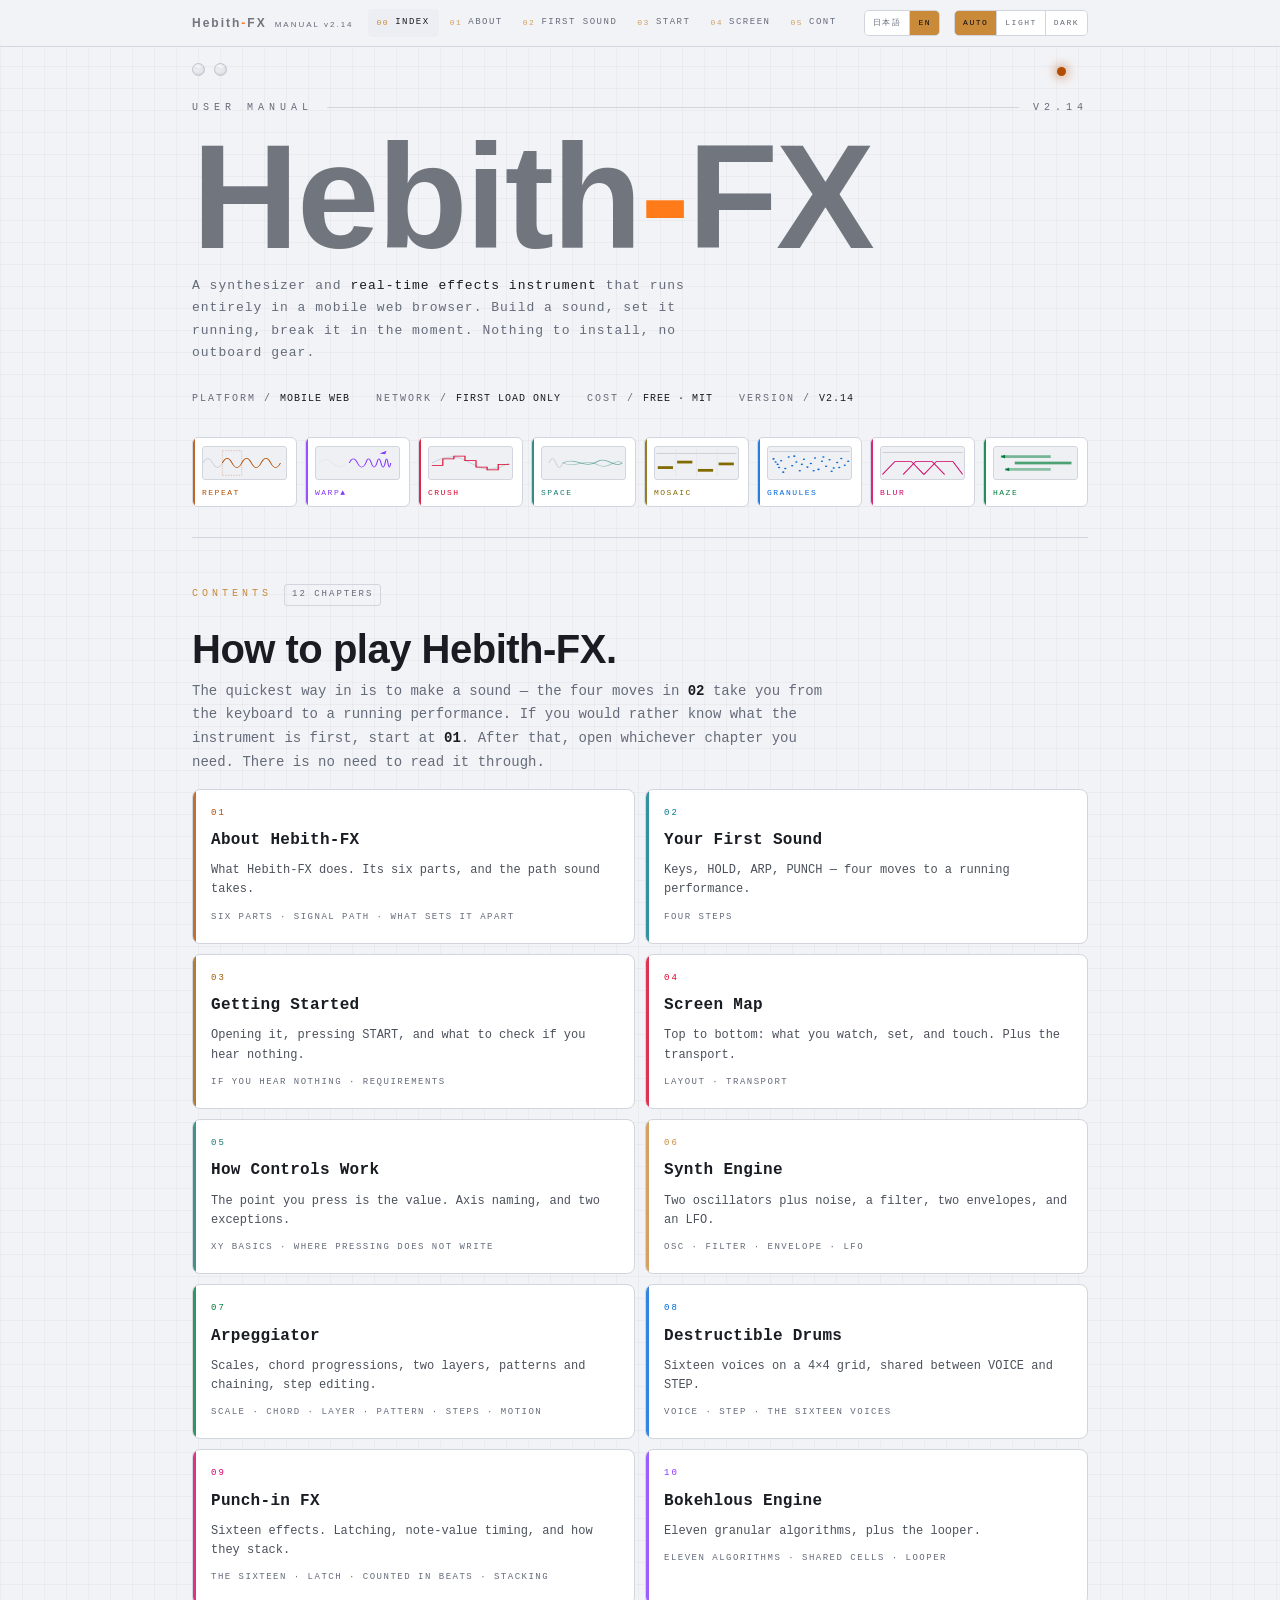
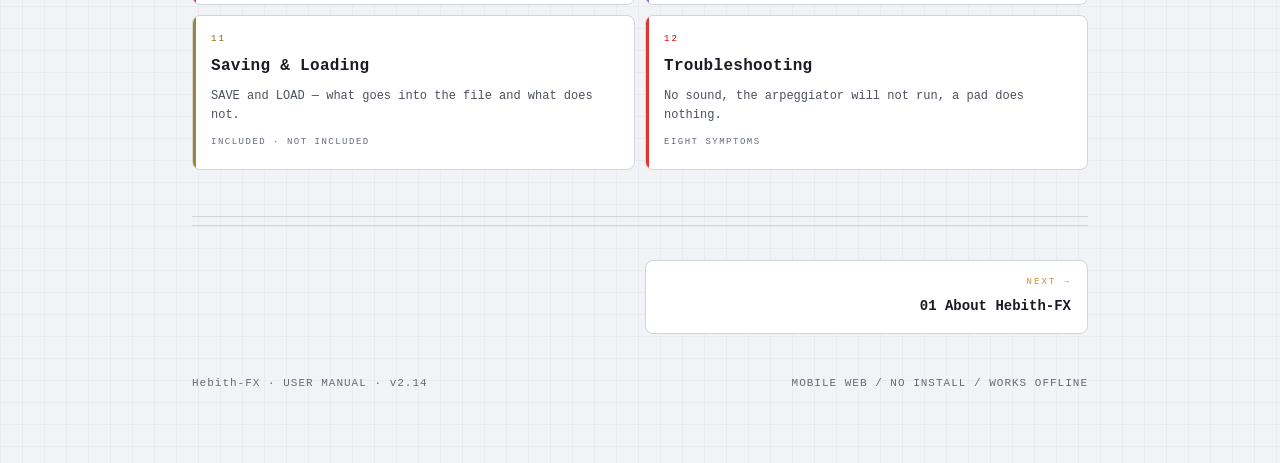
<file: manual/index.html>
<!DOCTYPE html>
<html lang="ja" data-lang="ja">
<head>
<meta charset="UTF-8">
<meta name="viewport" content="width=device-width, initial-scale=1, viewport-fit=cover">
<title>Hebith-FX — User Manual</title>
<meta name="description" content="マニュアルの入口。全 12 章への案内。 / The way in. Twelve chapters, listed.">
<link rel="stylesheet" href="assets/manual.css">
<script>
/* 言語とテーマを描画前に確定させる(ちらつき防止)。UI 側は assets/manual.js。 */
(function(){var d=document.documentElement;try{
var l=localStorage.getItem('hebith-manual-lang');
if(l!=='ja'&&l!=='en') l=(navigator.language||'ja').toLowerCase().indexOf('ja')===0?'ja':'en';
d.setAttribute('data-lang',l); d.setAttribute('lang',l);
var t=localStorage.getItem('hebith-manual-theme');
if(t==='light'||t==='dark') d.setAttribute('data-theme',t);
}catch(e){}})();
</script>
</head>
<body>

<div class="bar-top">
  <div class="bar-in">
    <a class="bar-brand disp" href="index.html">Hebith<b>-</b>FX<span class="rev-no">MANUAL v2.14</span></a>
    <nav class="pagenav" aria-label="ページ">
      <a href="index.html" aria-current="page"><span class="no">00</span><span class="label ja">目次</span><span class="label en">Index</span></a>
      <a href="01-about.html"><span class="no">01</span><span class="label ja">Hebith-FX</span><span class="label en">About</span></a>
      <a href="02-first.html"><span class="no">02</span><span class="label ja">最初の一音</span><span class="label en">First Sound</span></a>
      <a href="03-start.html"><span class="no">03</span><span class="label ja">はじめに</span><span class="label en">Start</span></a>
      <a href="04-map.html"><span class="no">04</span><span class="label ja">画面</span><span class="label en">Screen</span></a>
      <a href="05-touch.html"><span class="no">05</span><span class="label ja">操作</span><span class="label en">Controls</span></a>
      <a href="06-synth.html"><span class="no">06</span><span class="label ja">SYNTH</span><span class="label en">SYNTH</span></a>
      <a href="07-arp.html"><span class="no">07</span><span class="label ja">ARP</span><span class="label en">ARP</span></a>
      <a href="08-drum.html"><span class="no">08</span><span class="label ja">DRUM</span><span class="label en">DRUM</span></a>
      <a href="09-punch.html"><span class="no">09</span><span class="label ja">PUNCH</span><span class="label en">PUNCH</span></a>
      <a href="10-bokeh.html"><span class="no">10</span><span class="label ja">BOKEH</span><span class="label en">BOKEH</span></a>
      <a href="11-song.html"><span class="no">11</span><span class="label ja">保存</span><span class="label en">Songs</span></a>
      <a href="12-trouble.html"><span class="no">12</span><span class="label ja">困ったとき</span><span class="label en">Trouble</span></a>
    </nav>
    <span class="bar-spacer"></span>
    <div class="lang" role="group" aria-label="Language"></div>
    <div class="theme" role="group" aria-label="テーマ切替"></div>
  </div>
</div>

<div class="wrap" id="top">
  <!-- ===================== NAMEPLATE ===================== -->
  <header class="plate">
    <div class="screwTL"></div><div class="screwTR"></div>
    <div class="kicker"><span>User Manual</span><span class="bar"></span><span>v2.14</span></div>
    <h1 class="name disp">Hebith<b>-</b>FX</h1>
    <p class="sub ja">スマートフォンの Web ブラウザだけで完結する、シンセサイザー兼<em>リアルタイム・エフェクト演奏機</em>。
      音を作り、走らせ、その場で壊すための一台です。インストールも外部機材も要りません。</p>
    <p class="sub en">A synthesizer and <em>real-time effects instrument</em> that runs entirely in a mobile web browser.
      Build a sound, set it running, break it in the moment. Nothing to install, no outboard gear.</p>
    <div class="meta">
      <span class="ja">環境 / <b>モバイル Web</b></span>
      <span class="en">PLATFORM / <b>Mobile web</b></span>
      <span class="ja">通信 / <b>初回のみ・以後オフライン</b></span>
      <span class="en">NETWORK / <b>First load only</b></span>
      <span class="ja">費用 / <b>無料 · MIT</b></span>
      <span class="en">COST / <b>Free · MIT</b></span>
      <span class="ja">対応 / <b>v2.14</b></span>
      <span class="en">VERSION / <b>v2.14</b></span>
    </div>

    <!-- エフェクトの図から数枚。押すと当該の章へ飛ぶ。 -->
    <div class="eyecatch">
      <a class="ec time" href="09-punch.html"><svg class="thumb" viewBox="0 0 120 70" preserveAspectRatio="none"><path class="in" d="M0,35 Q7,15 14,35 T28,35"/><path class="out" d="M28,35 Q35,15 42,35 T56,35 M56,35 Q63,15 70,35 T84,35 M84,35 Q91,15 98,35 T112,35"/><rect x="28" y="8" width="28" height="54" fill="none" stroke="currentColor" stroke-width="1" stroke-dasharray="2 2" opacity=".5"/></svg><span class="nm">REPEAT</span></a>
      <a class="ec pitch" href="09-punch.html"><svg class="thumb" viewBox="0 0 120 70" preserveAspectRatio="none"><path class="in" d="M4,35 q10,-16 20,0 t20,0" opacity=".3"/><path class="out" d="M48,35 q6,-18 12,0 t12,0 q4,-18 8,0 t8,0 q3,-18 6,0 t6,0 q2,-18 4,0 t4,0"/><path class="outf" d="M92,14 l10,-6 l-2,8 z"/></svg><span class="nm">WARP▲</span></a>
      <a class="ec dest" href="09-punch.html"><svg class="thumb" viewBox="0 0 120 70" preserveAspectRatio="none"><path class="in" d="M4,35 Q34,8 60,35 T116,35"/><path class="out" d="M4,40 H20 V26 H36 V20 H52 V30 H68 V44 H84 V50 H100 V38 H116"/></svg><span class="nm">CRUSH</span></a>
      <a class="ec space" href="09-punch.html"><svg class="thumb" viewBox="0 0 120 70" preserveAspectRatio="none"><path class="in" d="M10,35 q5,-20 10,0 t10,0" stroke="currentColor"/><path class="out" d="M30,35 C50,20 60,50 80,32 C95,20 105,48 116,35" opacity=".55"/><path class="out" d="M30,35 C52,48 62,22 82,40 C96,50 106,24 116,35" opacity=".35"/></svg><span class="nm">SPACE</span></a>
      <a class="ec k0" href="10-bokeh.html"><svg class="thumb" viewBox="0 0 120 70" preserveAspectRatio="none"><g class="axis" stroke-dasharray="2 2"><line x1="30" y1="6" x2="30" y2="64"/><line x1="60" y1="6" x2="60" y2="64"/><line x1="90" y1="6" x2="90" y2="64"/></g><path class="in" d="M2,14 H118"/><g class="outf"><rect x="4" y="42" width="22" height="6"/><rect x="32" y="30" width="22" height="6"/><rect x="62" y="48" width="22" height="6"/><rect x="92" y="34" width="22" height="6"/></g></svg><span class="nm">MOSAIC</span></a>
      <a class="ec k1" href="10-bokeh.html"><svg class="thumb" viewBox="0 0 120 70" preserveAspectRatio="none"><path class="in" d="M2,10 H118"/><g class="outf"><circle cx="8" cy="26" r="1.7"/><circle cx="14" cy="38" r="1.7"/><circle cx="19" cy="30" r="1.7"/><circle cx="25" cy="47" r="1.7"/><circle cx="30" cy="22" r="1.7"/><circle cx="35" cy="41" r="1.7"/><circle cx="41" cy="33" r="1.7"/><circle cx="46" cy="52" r="1.7"/><circle cx="52" cy="27" r="1.7"/><circle cx="57" cy="44" r="1.7"/><circle cx="62" cy="36" r="1.7"/><circle cx="68" cy="24" r="1.7"/><circle cx="73" cy="49" r="1.7"/><circle cx="78" cy="31" r="1.7"/><circle cx="84" cy="42" r="1.7"/><circle cx="89" cy="28" r="1.7"/><circle cx="95" cy="46" r="1.7"/><circle cx="100" cy="34" r="1.7"/><circle cx="106" cy="25" r="1.7"/><circle cx="111" cy="40" r="1.7"/><circle cx="11" cy="33" r="1.7"/><circle cx="22" cy="55" r="1.7"/><circle cx="38" cy="20" r="1.7"/><circle cx="49" cy="38" r="1.7"/><circle cx="66" cy="52" r="1.7"/><circle cx="80" cy="22" r="1.7"/><circle cx="92" cy="53" r="1.7"/><circle cx="103" cy="45" r="1.7"/><circle cx="116" cy="31" r="1.7"/><circle cx="16" cy="45" r="1.7"/></g></svg><span class="nm">GRANULES</span></a>
      <a class="ec k2" href="10-bokeh.html"><svg class="thumb" viewBox="0 0 120 70" preserveAspectRatio="none"><path class="in" d="M2,12 H118"/><g class="out"><path d="M2,60 L20,32 L44,32 L62,60"/><path d="M32,60 L50,32 L74,32 L92,60"/><path d="M62,60 L80,32 L104,32 L118,60"/></g></svg><span class="nm">BLUR</span></a>
      <a class="ec k3" href="10-bokeh.html"><svg class="thumb" viewBox="0 0 120 70" preserveAspectRatio="none"><g class="outf"><rect x="10" y="18" width="72" height="6" opacity=".5"/><rect x="30" y="32" width="82" height="6" opacity=".68"/><rect x="16" y="46" width="66" height="6" opacity=".42"/></g><g class="outf"><path d="M10,21 l6,-4 l0,8 z"/><path d="M16,49 l6,-4 l0,8 z"/></g></svg><span class="nm">HAZE</span></a>
    </div>
  </header>

  <!-- ===================== CONTENTS ===================== -->
  <section id="contents">
    <div class="eyebrow">Contents <span class="ref ja">全 12 章</span><span class="ref en">12 chapters</span></div>
    <h2 class="disp ja">Hebith-FX の、弾き方。</h2>
    <h2 class="disp en">How to play Hebith-FX.</h2>
    <p class="lede ja">まずは音を出してみてください。<b>02</b> の 4 手で、鍵盤から演奏までひととおり動きます。
      どんな楽器なのかを先に知りたいときは <b>01</b> から読めます。
      あとは必要になった章だけ開けば十分です。通して読む必要はありません。</p>
    <p class="lede en">The quickest way in is to make a sound — the four moves in <b>02</b> take you from
      the keyboard to a running performance. If you would rather know what the instrument is first, start at <b>01</b>.
      After that, open whichever chapter you need. There is no need to read it through.</p>
    <div class="toc-grid">
      <a class="toc-card c0" href="01-about.html">
        <div class="no">01</div>
        <div class="ttl"><span class="x ja">Hebith-FX について</span><span class="x en">About Hebith-FX</span></div>
        <div class="dsc"><span class="x ja">何ができる楽器なのか。6 つのパートと、音が通る道。</span><span class="x en">What Hebith-FX does. Its six parts, and the path sound takes.</span></div>
        <div class="secs"><span class="x ja">6 つのパート · 音が通る道 · Hebith-FX の癖</span><span class="x en">Six parts · Signal path · What sets it apart</span></div>
      </a>
      <a class="toc-card c1" href="02-first.html">
        <div class="no">02</div>
        <div class="ttl"><span class="x ja">最初の一音</span><span class="x en">Your First Sound</span></div>
        <div class="dsc"><span class="x ja">鍵盤 → HOLD → ARP → PUNCH。4 手で演奏が成立するまで。</span><span class="x en">Keys, HOLD, ARP, PUNCH — four moves to a running performance.</span></div>
        <div class="secs"><span class="x ja">4 つの手順</span><span class="x en">Four steps</span></div>
      </a>
      <a class="toc-card c2" href="03-start.html">
        <div class="no">03</div>
        <div class="ttl"><span class="x ja">はじめに</span><span class="x en">Getting Started</span></div>
        <div class="dsc"><span class="x ja">開き方と START。音が出ないときに見るところ。動作環境。</span><span class="x en">Opening it, pressing START, and what to check if you hear nothing.</span></div>
        <div class="secs"><span class="x ja">音が出ないとき · 動作環境</span><span class="x en">If you hear nothing · Requirements</span></div>
      </a>
      <a class="toc-card c3" href="04-map.html">
        <div class="no">04</div>
        <div class="ttl"><span class="x ja">画面の見取り図</span><span class="x en">Screen Map</span></div>
        <div class="dsc"><span class="x ja">上から下へ、見るもの → 決めるもの → 触るもの。トランスポート。</span><span class="x en">Top to bottom: what you watch, set, and touch. Plus the transport.</span></div>
        <div class="secs"><span class="x ja">画面の並び · トランスポート</span><span class="x en">Layout · Transport</span></div>
      </a>
      <a class="toc-card c4" href="05-touch.html">
        <div class="no">05</div>
        <div class="ttl"><span class="x ja">共通の操作</span><span class="x en">How Controls Work</span></div>
        <div class="dsc"><span class="x ja">押した場所がそのまま値になる。軸の呼び方と、例外が 2 つ。</span><span class="x en">The point you press is the value. Axis naming, and two exceptions.</span></div>
        <div class="secs"><span class="x ja">XY の作法 · 値が動かない場所</span><span class="x en">XY basics · Where pressing does not write</span></div>
      </a>
      <a class="toc-card c5" href="06-synth.html">
        <div class="no">06</div>
        <div class="ttl"><span class="x ja">Synth Engine</span><span class="x en">Synth Engine</span></div>
        <div class="dsc"><span class="x ja">2 オシレーター + ノイズ、フィルター、2 本のエンベロープ、LFO。</span><span class="x en">Two oscillators plus noise, a filter, two envelopes, and an LFO.</span></div>
        <div class="secs"><span class="x ja">OSC · FILTER · ENVELOPE · LFO</span><span class="x en">OSC · FILTER · ENVELOPE · LFO</span></div>
      </a>
      <a class="toc-card c6" href="07-arp.html">
        <div class="no">07</div>
        <div class="ttl"><span class="x ja">Arpeggiator</span><span class="x en">Arpeggiator</span></div>
        <div class="dsc"><span class="x ja">スケール、コード進行、2 レイヤー、パターンとチェイン、ステップ編集。</span><span class="x en">Scales, chord progressions, two layers, patterns and chaining, step editing.</span></div>
        <div class="secs"><span class="x ja">SCALE · CHORD · LAYER · PATTERN · STEPS · MOTION</span><span class="x en">SCALE · CHORD · LAYER · PATTERN · STEPS · MOTION</span></div>
      </a>
      <a class="toc-card c7" href="08-drum.html">
        <div class="no">08</div>
        <div class="ttl"><span class="x ja">Destructible Drums</span><span class="x en">Destructible Drums</span></div>
        <div class="dsc"><span class="x ja">16 ボイスの 4×4 パッド。VOICE と STEP で使い分ける。</span><span class="x en">Sixteen voices on a 4×4 grid, shared between VOICE and STEP.</span></div>
        <div class="secs"><span class="x ja">VOICE · STEP · 16 のボイス</span><span class="x en">VOICE · STEP · The sixteen voices</span></div>
      </a>
      <a class="toc-card c8" href="09-punch.html">
        <div class="no">09</div>
        <div class="ttl"><span class="x ja">Punch-in FX</span><span class="x en">Punch-in FX</span></div>
        <div class="dsc"><span class="x ja">16 種のエフェクト。LATCH、音価指定、重ねたときの振る舞い。</span><span class="x en">Sixteen effects. Latching, note-value timing, and how they stack.</span></div>
        <div class="secs"><span class="x ja">16 種 · LATCH · 拍で数える · 重ね</span><span class="x en">The sixteen · LATCH · Counted in beats · Stacking</span></div>
      </a>
      <a class="toc-card c9" href="10-bokeh.html">
        <div class="no">10</div>
        <div class="ttl"><span class="x ja">Bokehlous Engine</span><span class="x en">Bokehlous Engine</span></div>
        <div class="dsc"><span class="x ja">グラニュラーエンジンの 11 アルゴリズムと、ルーパー。</span><span class="x en">Eleven granular algorithms, plus the looper.</span></div>
        <div class="secs"><span class="x ja">11 アルゴリズム · 共通の枠 · LOOPER</span><span class="x en">Eleven algorithms · Shared cells · LOOPER</span></div>
      </a>
      <a class="toc-card c10" href="11-song.html">
        <div class="no">11</div>
        <div class="ttl"><span class="x ja">曲の保存と読み込み</span><span class="x en">Saving &amp; Loading</span></div>
        <div class="dsc"><span class="x ja">SAVE と LOAD。何が入り、何が入らないか。</span><span class="x en">SAVE and LOAD — what goes into the file and what does not.</span></div>
        <div class="secs"><span class="x ja">保存されるもの · されないもの</span><span class="x en">Included · Not included</span></div>
      </a>
      <a class="toc-card c11" href="12-trouble.html">
        <div class="no">12</div>
        <div class="ttl"><span class="x ja">困ったとき</span><span class="x en">Troubleshooting</span></div>
        <div class="dsc"><span class="x ja">音が出ない、ARP が走らない、エフェクトが効かない。</span><span class="x en">No sound, the arpeggiator will not run, a pad does nothing.</span></div>
        <div class="secs"><span class="x ja">8 つの症状</span><span class="x en">Eight symptoms</span></div>
      </a>
    </div>
  </section>

  <nav class="pager" aria-label="前後のページ">
    <a class="next" href="01-about.html">
      <div class="dir"><span class="x ja">次 →</span><span class="x en">Next →</span></div>
      <div class="ttl">01 <span class="x ja">Hebith-FX について</span><span class="x en">About Hebith-FX</span></div>
    </a>
  </nav>

  <footer>
    <div class="fl">
      <span>Hebith-FX · USER MANUAL · v2.14</span>
      <span class="ja">モバイル Web / インストール不要 / オフライン動作</span>
      <span class="en">MOBILE WEB / NO INSTALL / WORKS OFFLINE</span>
    </div>
  </footer>

</div>
<script src="assets/manual.js" defer></script>
</body>
</html>
</file>
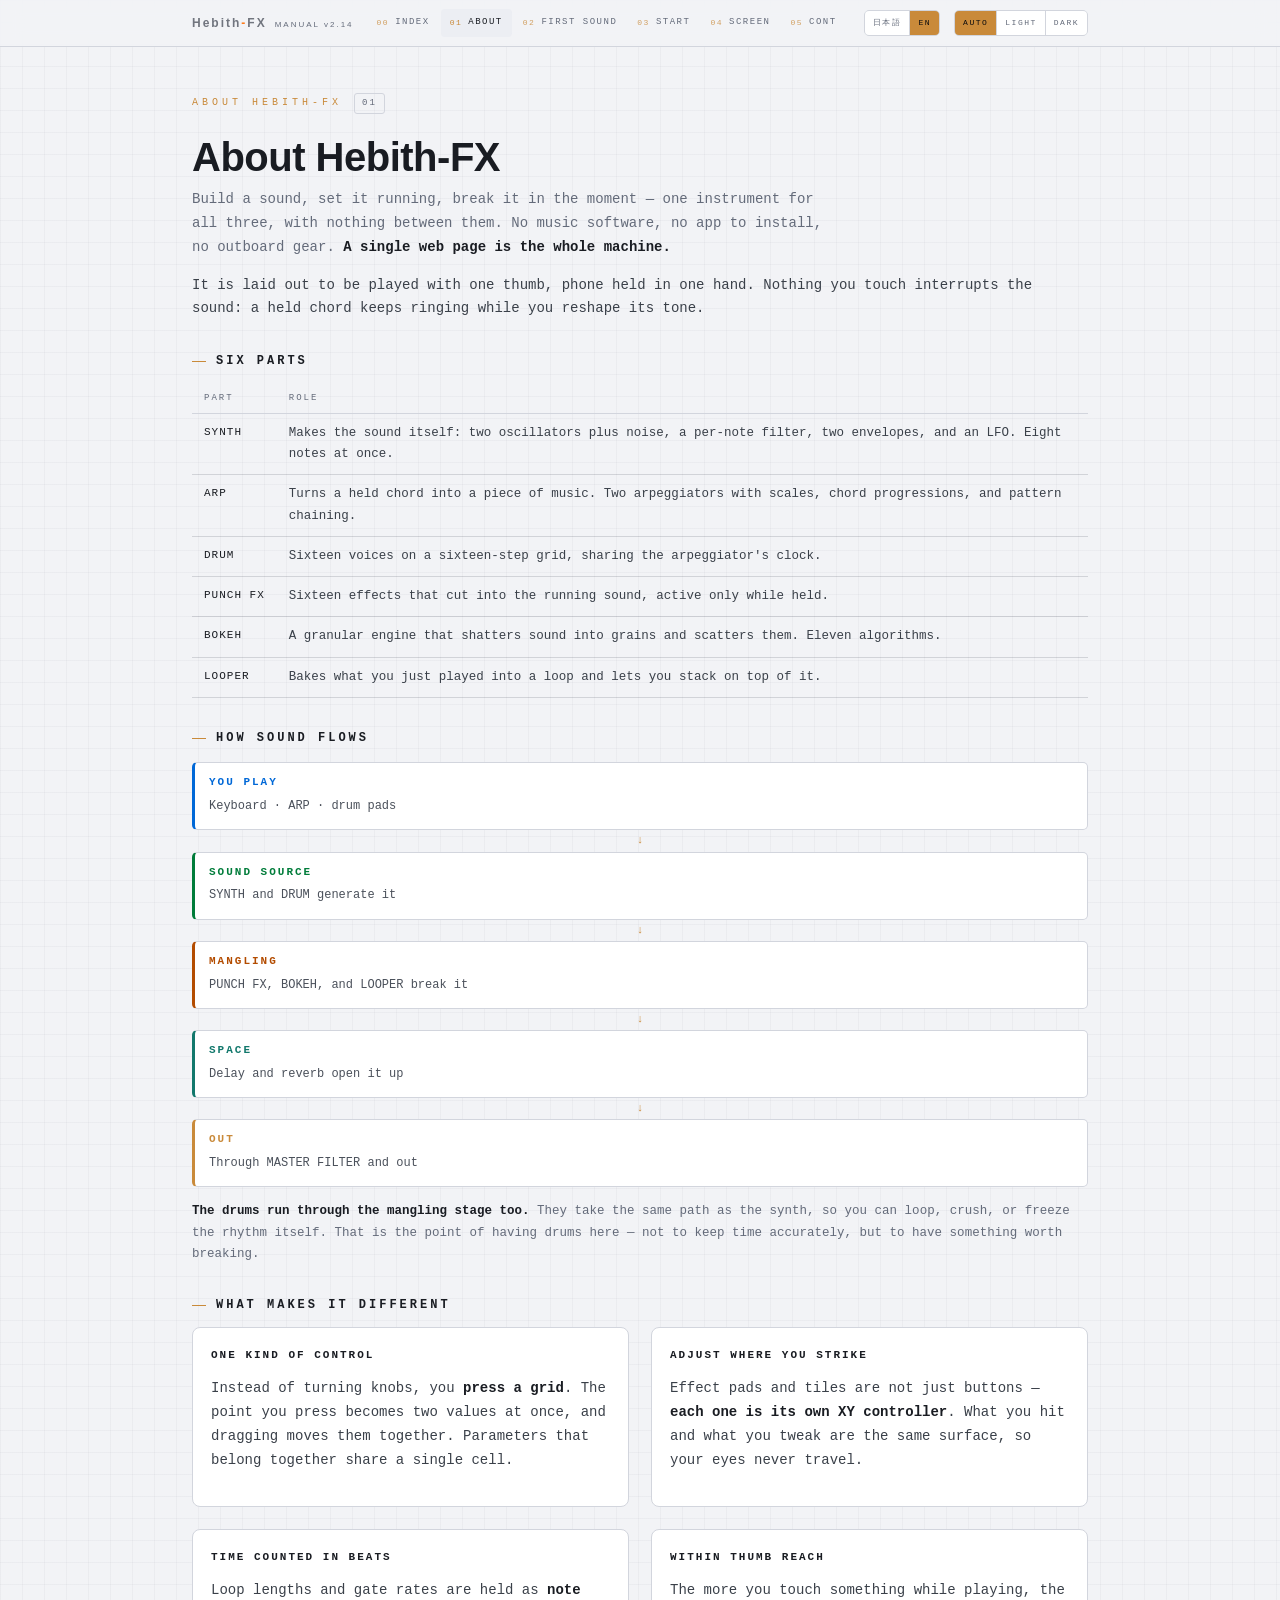
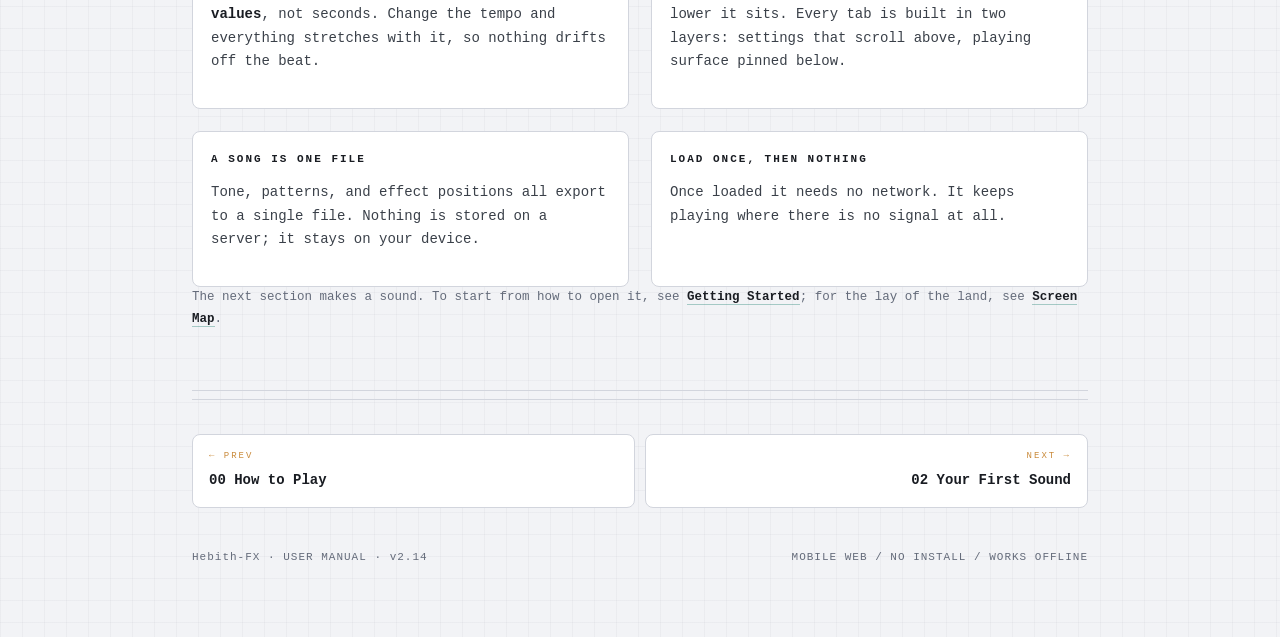
<file: manual/01-about.html>
<!DOCTYPE html>
<html lang="ja" data-lang="ja">
<head>
<meta charset="UTF-8">
<meta name="viewport" content="width=device-width, initial-scale=1, viewport-fit=cover">
<title>Hebith-FX について · About Hebith-FX — User Manual</title>
<meta name="description" content="何ができる楽器なのか。6 つのパートと、音が通る道。 / What Hebith-FX does. Its six parts, and the path sound takes.">
<link rel="stylesheet" href="assets/manual.css">
<script>
/* 言語とテーマを描画前に確定させる(ちらつき防止)。UI 側は assets/manual.js。 */
(function(){var d=document.documentElement;try{
var l=localStorage.getItem('hebith-manual-lang');
if(l!=='ja'&&l!=='en') l=(navigator.language||'ja').toLowerCase().indexOf('ja')===0?'ja':'en';
d.setAttribute('data-lang',l); d.setAttribute('lang',l);
var t=localStorage.getItem('hebith-manual-theme');
if(t==='light'||t==='dark') d.setAttribute('data-theme',t);
}catch(e){}})();
</script>
</head>
<body>

<div class="bar-top">
  <div class="bar-in">
    <a class="bar-brand disp" href="index.html">Hebith<b>-</b>FX<span class="rev-no">MANUAL v2.14</span></a>
    <nav class="pagenav" aria-label="ページ">
      <a href="index.html"><span class="no">00</span><span class="label ja">目次</span><span class="label en">Index</span></a>
      <a href="01-about.html" aria-current="page"><span class="no">01</span><span class="label ja">Hebith-FX</span><span class="label en">About</span></a>
      <a href="02-first.html"><span class="no">02</span><span class="label ja">最初の一音</span><span class="label en">First Sound</span></a>
      <a href="03-start.html"><span class="no">03</span><span class="label ja">はじめに</span><span class="label en">Start</span></a>
      <a href="04-map.html"><span class="no">04</span><span class="label ja">画面</span><span class="label en">Screen</span></a>
      <a href="05-touch.html"><span class="no">05</span><span class="label ja">操作</span><span class="label en">Controls</span></a>
      <a href="06-synth.html"><span class="no">06</span><span class="label ja">SYNTH</span><span class="label en">SYNTH</span></a>
      <a href="07-arp.html"><span class="no">07</span><span class="label ja">ARP</span><span class="label en">ARP</span></a>
      <a href="08-drum.html"><span class="no">08</span><span class="label ja">DRUM</span><span class="label en">DRUM</span></a>
      <a href="09-punch.html"><span class="no">09</span><span class="label ja">PUNCH</span><span class="label en">PUNCH</span></a>
      <a href="10-bokeh.html"><span class="no">10</span><span class="label ja">BOKEH</span><span class="label en">BOKEH</span></a>
      <a href="11-song.html"><span class="no">11</span><span class="label ja">保存</span><span class="label en">Songs</span></a>
      <a href="12-trouble.html"><span class="no">12</span><span class="label ja">困ったとき</span><span class="label en">Trouble</span></a>
    </nav>
    <span class="bar-spacer"></span>
    <div class="lang" role="group" aria-label="Language"></div>
    <div class="theme" role="group" aria-label="テーマ切替"></div>
  </div>
</div>

<div class="wrap" id="top">
  <section id="about">
<div class="eyebrow">About Hebith-FX <span class="ref">01</span></div>
<h2 class="disp ja">Hebith-FX について</h2>
<h2 class="disp en">About Hebith-FX</h2>

<p class="lede ja">音を作り、走らせ、その場で壊す —— この 3 つを地続きに行うための楽器です。
  音楽制作ソフトも専用アプリも外部機材も要りません。<b>1 枚の Web ページが、そのまま一台の機材</b>になっています。</p>
<p class="lede en">Build a sound, set it running, break it in the moment — one instrument for all three,
  with nothing between them. No music software, no app to install, no outboard gear.
  <b>A single web page is the whole machine.</b></p>

<p class="ja">スマートフォンを片手で持ち、親指だけで演奏できる配置にしてあります。
  どこを触っても音は止まりません —— 音色をいじっている最中も、和音は鳴り続けます。</p>
<p class="en">It is laid out to be played with one thumb, phone held in one hand.
  Nothing you touch interrupts the sound: a held chord keeps ringing while you reshape its tone.</p>

<h3><span class="ja">6 つのパート</span><span class="en">Six parts</span></h3>
<div class="tw">
  <table class="tbl">
    <thead><tr>
      <th><span class="ja">パート</span><span class="en">Part</span></th>
      <th><span class="ja">役割</span><span class="en">Role</span></th>
    </tr></thead>
    <tbody>
      <tr><td>SYNTH</td>
        <td><span class="ja">音そのものを作ります。2 基のオシレーターとノイズ、音ごとのフィルター、2 本のエンベロープ、LFO。同時に 8 音。</span>
            <span class="en">Makes the sound itself: two oscillators plus noise, a per-note filter, two envelopes, and an LFO. Eight notes at once.</span></td></tr>
      <tr><td>ARP</td>
        <td><span class="ja">押さえた和音を捌いて曲にします。スケール・コード進行・パターンのつなぎ替えを持つ、2 系統のアルペジエーター。</span>
            <span class="en">Turns a held chord into a piece of music. Two arpeggiators with scales, chord progressions, and pattern chaining.</span></td></tr>
      <tr><td>DRUM</td>
        <td><span class="ja">16 のボイスと 16 ステップのリズムです。ARP とクロックを共有します。</span>
            <span class="en">Sixteen voices on a sixteen-step grid, sharing the arpeggiator's clock.</span></td></tr>
      <tr><td>PUNCH FX</td>
        <td><span class="ja">走っている音へ割り込む 16 種のエフェクトです。押している間だけ掛かります。</span>
            <span class="en">Sixteen effects that cut into the running sound, active only while held.</span></td></tr>
      <tr><td>BOKEH</td>
        <td><span class="ja">音を Grain に分けて撒き直すグラニュラーエンジンです。11 のアルゴリズムがあります。</span>
            <span class="en">A granular engine that shatters sound into grains and scatters them. Eleven algorithms.</span></td></tr>
      <tr><td>LOOPER</td>
        <td><span class="ja">演奏をその場で焼き付けて回し、上へ重ねます。</span>
            <span class="en">Bakes what you just played into a loop and lets you stack on top of it.</span></td></tr>
    </tbody>
  </table>
</div>

<h3><span class="ja">音が通る道</span><span class="en">How sound flows</span></h3>
<div class="mflow">
  <div class="mfn s1"><b class="ja">演奏面</b><b class="en">You play</b>
    <span class="ja">鍵盤 · ARP · ドラムパッド</span><span class="en">Keyboard · ARP · drum pads</span></div>
  <div class="mfa">↓</div>
  <div class="mfn s2"><b class="ja">音源</b><b class="en">Sound source</b>
    <span class="ja">SYNTH · DRUM が音を作る</span><span class="en">SYNTH and DRUM generate it</span></div>
  <div class="mfa">↓</div>
  <div class="mfn s3"><b class="ja">加工</b><b class="en">Mangling</b>
    <span class="ja">PUNCH FX · BOKEH · LOOPER が壊す</span><span class="en">PUNCH FX, BOKEH, and LOOPER break it</span></div>
  <div class="mfa">↓</div>
  <div class="mfn s4"><b class="ja">空間</b><b class="en">Space</b>
    <span class="ja">ディレイとリバーブが広げる</span><span class="en">Delay and reverb open it up</span></div>
  <div class="mfa">↓</div>
  <div class="mfn s5"><b class="ja">出力</b><b class="en">Out</b>
    <span class="ja">MASTER FILTER を通って出る</span><span class="en">Through MASTER FILTER and out</span></div>
</div>

<p class="note ja"><b>ドラムも加工の対象です。</b>シンセと同じ道を通しているので、リズムごとループさせ、潰し、止められます。
  市販のリズムマシンと違うのはここで、Hebith-FX がドラムを持つ理由は正確に刻むことではなく、刻んだものを壊せることの方にあります。</p>
<p class="note en"><b>The drums run through the mangling stage too.</b> They take the same path as the synth,
  so you can loop, crush, or freeze the rhythm itself. That is the point of having drums here —
  not to keep time accurately, but to have something worth breaking.</p>

<h3><span class="ja">Hebith-FX の癖</span><span class="en">What makes it different</span></h3>
<div class="cols">
  <div class="card">
    <h4><span class="ja">操作子は XY ひとつ</span><span class="en">One kind of control</span></h4>
    <p class="ja">つまみを回す代わりに<b>方眼を押します</b>。押した場所がそのまま二つの値になり、なぞればそのまま動きます。
      ペアで意味を持つパラメータは 1 枚の枠にまとめてあります。</p>
    <p class="en">Instead of turning knobs, you <b>press a grid</b>. The point you press becomes two values at once,
      and dragging moves them together. Parameters that belong together share a single cell.</p>
  </div>
  <div class="card">
    <h4><span class="ja">叩く場所でいじる</span><span class="en">Adjust where you strike</span></h4>
    <p class="ja">エフェクトのパッドやタイルは、選ぶボタンであると同時に<b>それ自身が XY コントローラ</b>です。
      叩く場所といじる場所が離れていないので、視線が往復しません。</p>
    <p class="en">Effect pads and tiles are not just buttons — <b>each one is its own XY controller</b>.
      What you hit and what you tweak are the same surface, so your eyes never travel.</p>
  </div>
  <div class="card">
    <h4><span class="ja">時間は拍で数える</span><span class="en">Time counted in beats</span></h4>
    <p class="ja">ループの長さもゲートの速さも、秒ではなく<b>音価</b>で持ちます。
      速さを変えれば全部が一緒に伸び縮みするので、走っている曲から拍が外れません。</p>
    <p class="en">Loop lengths and gate rates are held as <b>note values</b>, not seconds.
      Change the tempo and everything stretches with it, so nothing drifts off the beat.</p>
  </div>
  <div class="card">
    <h4><span class="ja">親指の届くところに</span><span class="en">Within thumb reach</span></h4>
    <p class="ja">演奏中に触るものほど画面の下にあります。上はスクロールする設定、下はスクロールしない演奏面 ——
      どのタブもこの二層で組んであります。</p>
    <p class="en">The more you touch something while playing, the lower it sits.
      Every tab is built in two layers: settings that scroll above, playing surface pinned below.</p>
  </div>
  <div class="card">
    <h4><span class="ja">曲は 1 ファイル</span><span class="en">A song is one file</span></h4>
    <p class="ja">音色もパターンもエフェクトの位置も、まとめて 1 つのファイルに書き出せます。
      サーバーには何も残らず、端末の中で完結します。</p>
    <p class="en">Tone, patterns, and effect positions all export to a single file.
      Nothing is stored on a server; it stays on your device.</p>
  </div>
  <div class="card">
    <h4><span class="ja">開けば、あとは要らない</span><span class="en">Load once, then nothing</span></h4>
    <p class="ja">一度読み込めば通信は使いません。電波の届かない場所でもそのまま演奏できます。</p>
    <p class="en">Once loaded it needs no network. It keeps playing where there is no signal at all.</p>
  </div>
</div>

<p class="note ja">次節でまず音を出してみましょう。開き方から確かめたいときは <a href="03-start.html"><b>はじめに</b></a>、
  画面の並びから入りたいときは <a href="04-map.html"><b>画面の見取り図</b></a> へ進みます。</p>
<p class="note en">The next section makes a sound. To start from how to open it, see
  <a href="03-start.html"><b>Getting Started</b></a>; for the lay of the land, see <a href="04-map.html"><b>Screen Map</b></a>.</p>
  </section>

  <nav class="pager" aria-label="前後のページ">
    <a class="prev" href="index.html">
      <div class="dir"><span class="x ja">← 前</span><span class="x en">← Prev</span></div>
      <div class="ttl">00 <span class="x ja">使い方</span><span class="x en">How to Play</span></div>
    </a>
    <a class="next" href="02-first.html">
      <div class="dir"><span class="x ja">次 →</span><span class="x en">Next →</span></div>
      <div class="ttl">02 <span class="x ja">最初の一音</span><span class="x en">Your First Sound</span></div>
    </a>
  </nav>

  <footer>
    <div class="fl">
      <span>Hebith-FX · USER MANUAL · v2.14</span>
      <span class="ja">モバイル Web / インストール不要 / オフライン動作</span>
      <span class="en">MOBILE WEB / NO INSTALL / WORKS OFFLINE</span>
    </div>
  </footer>

</div>
<script src="assets/manual.js" defer></script>
</body>
</html>
</file>
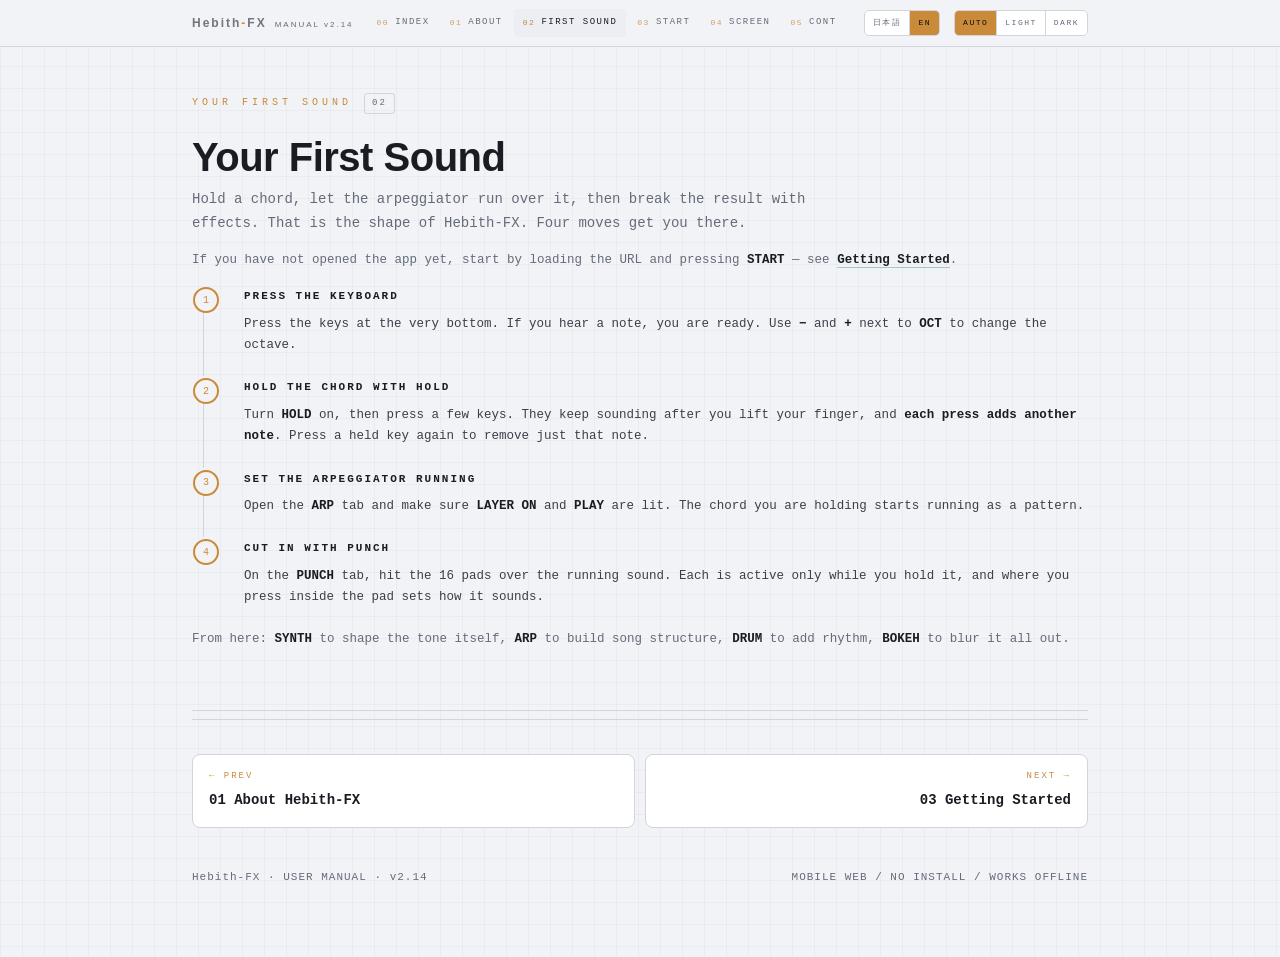
<file: manual/02-first.html>
<!DOCTYPE html>
<html lang="ja" data-lang="ja">
<head>
<meta charset="UTF-8">
<meta name="viewport" content="width=device-width, initial-scale=1, viewport-fit=cover">
<title>最初の一音 · Your First Sound — Hebith-FX — User Manual</title>
<meta name="description" content="鍵盤 → HOLD → ARP → PUNCH。4 手で演奏が成立するまで。 / Keys, HOLD, ARP, PUNCH — four moves to a running performance.">
<link rel="stylesheet" href="assets/manual.css">
<script>
/* 言語とテーマを描画前に確定させる(ちらつき防止)。UI 側は assets/manual.js。 */
(function(){var d=document.documentElement;try{
var l=localStorage.getItem('hebith-manual-lang');
if(l!=='ja'&&l!=='en') l=(navigator.language||'ja').toLowerCase().indexOf('ja')===0?'ja':'en';
d.setAttribute('data-lang',l); d.setAttribute('lang',l);
var t=localStorage.getItem('hebith-manual-theme');
if(t==='light'||t==='dark') d.setAttribute('data-theme',t);
}catch(e){}})();
</script>
</head>
<body>

<div class="bar-top">
  <div class="bar-in">
    <a class="bar-brand disp" href="index.html">Hebith<b>-</b>FX<span class="rev-no">MANUAL v2.14</span></a>
    <nav class="pagenav" aria-label="ページ">
      <a href="index.html"><span class="no">00</span><span class="label ja">目次</span><span class="label en">Index</span></a>
      <a href="01-about.html"><span class="no">01</span><span class="label ja">Hebith-FX</span><span class="label en">About</span></a>
      <a href="02-first.html" aria-current="page"><span class="no">02</span><span class="label ja">最初の一音</span><span class="label en">First Sound</span></a>
      <a href="03-start.html"><span class="no">03</span><span class="label ja">はじめに</span><span class="label en">Start</span></a>
      <a href="04-map.html"><span class="no">04</span><span class="label ja">画面</span><span class="label en">Screen</span></a>
      <a href="05-touch.html"><span class="no">05</span><span class="label ja">操作</span><span class="label en">Controls</span></a>
      <a href="06-synth.html"><span class="no">06</span><span class="label ja">SYNTH</span><span class="label en">SYNTH</span></a>
      <a href="07-arp.html"><span class="no">07</span><span class="label ja">ARP</span><span class="label en">ARP</span></a>
      <a href="08-drum.html"><span class="no">08</span><span class="label ja">DRUM</span><span class="label en">DRUM</span></a>
      <a href="09-punch.html"><span class="no">09</span><span class="label ja">PUNCH</span><span class="label en">PUNCH</span></a>
      <a href="10-bokeh.html"><span class="no">10</span><span class="label ja">BOKEH</span><span class="label en">BOKEH</span></a>
      <a href="11-song.html"><span class="no">11</span><span class="label ja">保存</span><span class="label en">Songs</span></a>
      <a href="12-trouble.html"><span class="no">12</span><span class="label ja">困ったとき</span><span class="label en">Trouble</span></a>
    </nav>
    <span class="bar-spacer"></span>
    <div class="lang" role="group" aria-label="Language"></div>
    <div class="theme" role="group" aria-label="テーマ切替"></div>
  </div>
</div>

<div class="wrap" id="top">
  <section id="first">
<div class="eyebrow">Your First Sound <span class="ref">02</span></div>
<h2 class="disp ja">最初の一音</h2>
<h2 class="disp en">Your First Sound</h2>

<p class="lede ja">押さえた和音の上で ARP が走り、その音をエフェクトで壊す —— これが Hebith-FX の基本形です。次の 4 手で辿り着けます。</p>
<p class="lede en">Hold a chord, let the arpeggiator run over it, then break the result with effects.
  That is the shape of Hebith-FX. Four moves get you there.</p>

<p class="note ja">まだアプリを開いていない場合は、URL を開いて <b>START</b> を押すところから始めてください。
  手順は <a href="03-start.html"><b>はじめに</b></a> にあります。</p>
<p class="note en">If you have not opened the app yet, start by loading the URL and pressing <b>START</b> —
  see <a href="03-start.html"><b>Getting Started</b></a>.</p>

<ol class="steps">
  <li>
    <h4><span class="ja">鍵盤を押す</span><span class="en">Press the keyboard</span></h4>
    <p class="ja">画面いちばん下の鍵盤を押します。音が出れば準備完了です。
      <b>OCT</b> の <b>−</b> <b>+</b> で音域を上下できます。</p>
    <p class="en">Press the keys at the very bottom. If you hear a note, you are ready.
      Use <b>−</b> and <b>+</b> next to <b>OCT</b> to change the octave.</p>
  </li>
  <li>
    <h4><span class="ja">HOLD で和音を保つ</span><span class="en">Hold the chord with HOLD</span></h4>
    <p class="ja"><b>HOLD</b> を点灯させてから鍵盤を数音押します。指を離しても鳴り続け、<b>押すたびに音が積み上がります</b>。
      同じ鍵をもう一度押すと、その音だけ抜けます。</p>
    <p class="en">Turn <b>HOLD</b> on, then press a few keys. They keep sounding after you lift your finger,
      and <b>each press adds another note</b>. Press a held key again to remove just that note.</p>
  </li>
  <li>
    <h4><span class="ja">ARP を回す</span><span class="en">Set the arpeggiator running</span></h4>
    <p class="ja"><b>ARP</b> タブを開き、<b>LAYER ON</b> と <b>PLAY</b> が点いていることを確かめてください。
      押さえた和音が、そのままパターンとして走り出します。</p>
    <p class="en">Open the <b>ARP</b> tab and make sure <b>LAYER ON</b> and <b>PLAY</b> are lit.
      The chord you are holding starts running as a pattern.</p>
  </li>
  <li>
    <h4><span class="ja">PUNCH で割り込む</span><span class="en">Cut in with PUNCH</span></h4>
    <p class="ja"><b>PUNCH</b> タブの 16 枚のパッドを、走っている音の上から叩きます。押している間だけ掛かります。
      パッドの中の押した場所が、そのまま効果の掛かり方になります。</p>
    <p class="en">On the <b>PUNCH</b> tab, hit the 16 pads over the running sound.
      Each is active only while you hold it, and where you press inside the pad sets how it sounds.</p>
  </li>
</ol>

<p class="note ja">ここから先は、音そのものを作り込むなら <b>SYNTH</b>、曲の構造を組むなら <b>ARP</b>、
  リズムを足すなら <b>DRUM</b>、音をにじませるなら <b>BOKEH</b> へ進んでください。</p>
<p class="note en">From here: <b>SYNTH</b> to shape the tone itself, <b>ARP</b> to build song structure,
  <b>DRUM</b> to add rhythm, <b>BOKEH</b> to blur it all out.</p>
  </section>

  <nav class="pager" aria-label="前後のページ">
    <a class="prev" href="01-about.html">
      <div class="dir"><span class="x ja">← 前</span><span class="x en">← Prev</span></div>
      <div class="ttl">01 <span class="x ja">Hebith-FX について</span><span class="x en">About Hebith-FX</span></div>
    </a>
    <a class="next" href="03-start.html">
      <div class="dir"><span class="x ja">次 →</span><span class="x en">Next →</span></div>
      <div class="ttl">03 <span class="x ja">はじめに</span><span class="x en">Getting Started</span></div>
    </a>
  </nav>

  <footer>
    <div class="fl">
      <span>Hebith-FX · USER MANUAL · v2.14</span>
      <span class="ja">モバイル Web / インストール不要 / オフライン動作</span>
      <span class="en">MOBILE WEB / NO INSTALL / WORKS OFFLINE</span>
    </div>
  </footer>

</div>
<script src="assets/manual.js" defer></script>
</body>
</html>
</file>
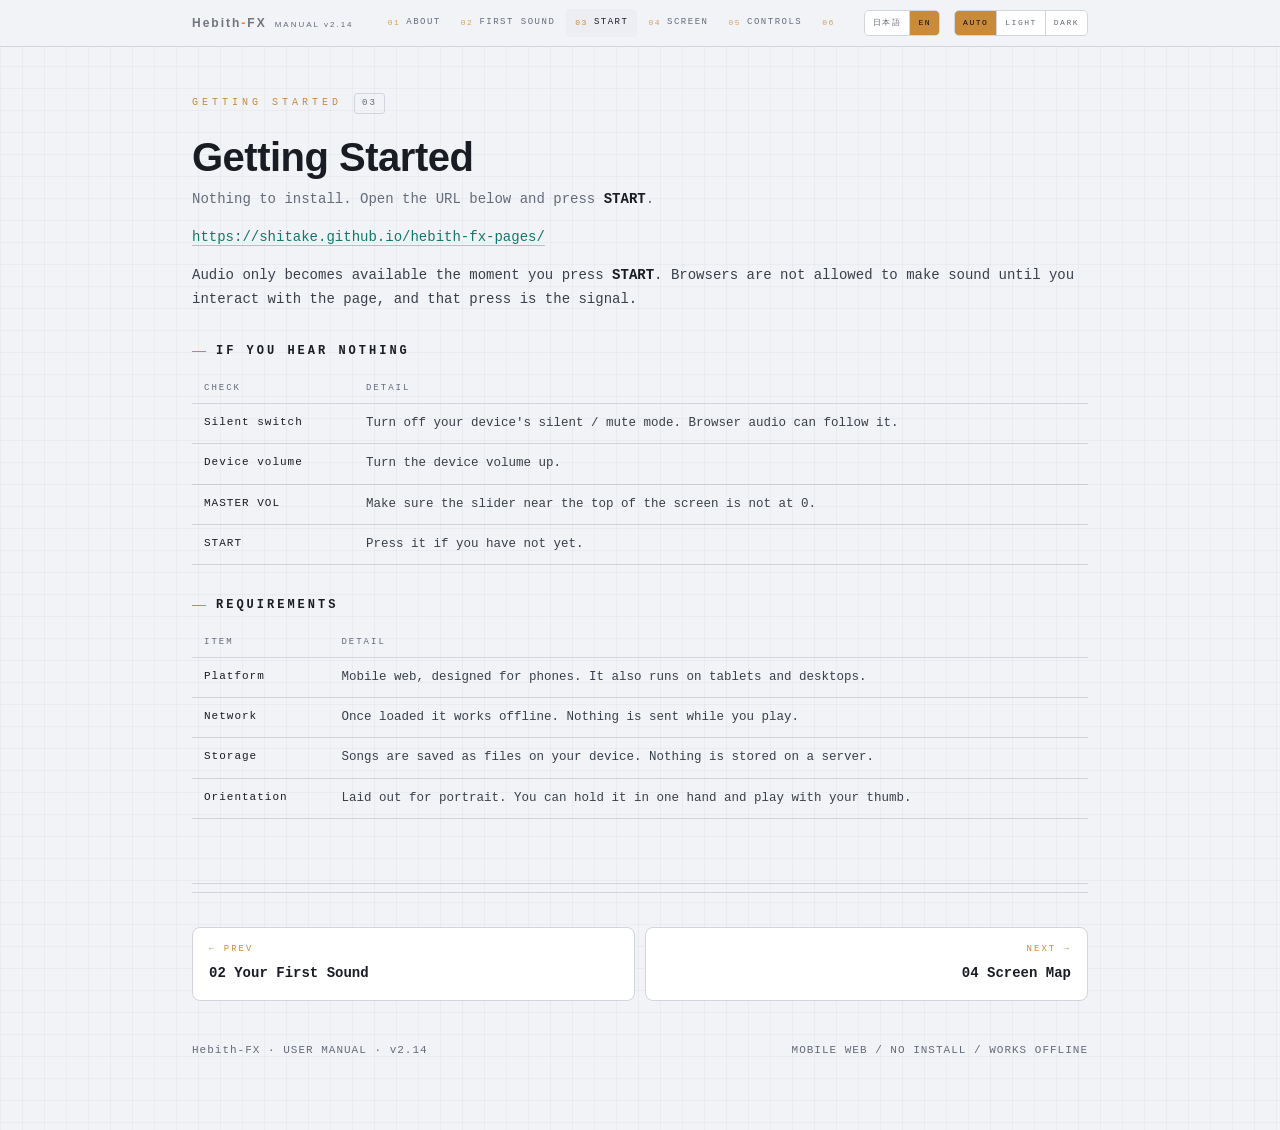
<file: manual/03-start.html>
<!DOCTYPE html>
<html lang="ja" data-lang="ja">
<head>
<meta charset="UTF-8">
<meta name="viewport" content="width=device-width, initial-scale=1, viewport-fit=cover">
<title>はじめに · Getting Started — Hebith-FX — User Manual</title>
<meta name="description" content="開き方と START。音が出ないときに見るところ。動作環境。 / Opening it, pressing START, and what to check if you hear nothing.">
<link rel="stylesheet" href="assets/manual.css">
<script>
/* 言語とテーマを描画前に確定させる(ちらつき防止)。UI 側は assets/manual.js。 */
(function(){var d=document.documentElement;try{
var l=localStorage.getItem('hebith-manual-lang');
if(l!=='ja'&&l!=='en') l=(navigator.language||'ja').toLowerCase().indexOf('ja')===0?'ja':'en';
d.setAttribute('data-lang',l); d.setAttribute('lang',l);
var t=localStorage.getItem('hebith-manual-theme');
if(t==='light'||t==='dark') d.setAttribute('data-theme',t);
}catch(e){}})();
</script>
</head>
<body>

<div class="bar-top">
  <div class="bar-in">
    <a class="bar-brand disp" href="index.html">Hebith<b>-</b>FX<span class="rev-no">MANUAL v2.14</span></a>
    <nav class="pagenav" aria-label="ページ">
      <a href="index.html"><span class="no">00</span><span class="label ja">目次</span><span class="label en">Index</span></a>
      <a href="01-about.html"><span class="no">01</span><span class="label ja">Hebith-FX</span><span class="label en">About</span></a>
      <a href="02-first.html"><span class="no">02</span><span class="label ja">最初の一音</span><span class="label en">First Sound</span></a>
      <a href="03-start.html" aria-current="page"><span class="no">03</span><span class="label ja">はじめに</span><span class="label en">Start</span></a>
      <a href="04-map.html"><span class="no">04</span><span class="label ja">画面</span><span class="label en">Screen</span></a>
      <a href="05-touch.html"><span class="no">05</span><span class="label ja">操作</span><span class="label en">Controls</span></a>
      <a href="06-synth.html"><span class="no">06</span><span class="label ja">SYNTH</span><span class="label en">SYNTH</span></a>
      <a href="07-arp.html"><span class="no">07</span><span class="label ja">ARP</span><span class="label en">ARP</span></a>
      <a href="08-drum.html"><span class="no">08</span><span class="label ja">DRUM</span><span class="label en">DRUM</span></a>
      <a href="09-punch.html"><span class="no">09</span><span class="label ja">PUNCH</span><span class="label en">PUNCH</span></a>
      <a href="10-bokeh.html"><span class="no">10</span><span class="label ja">BOKEH</span><span class="label en">BOKEH</span></a>
      <a href="11-song.html"><span class="no">11</span><span class="label ja">保存</span><span class="label en">Songs</span></a>
      <a href="12-trouble.html"><span class="no">12</span><span class="label ja">困ったとき</span><span class="label en">Trouble</span></a>
    </nav>
    <span class="bar-spacer"></span>
    <div class="lang" role="group" aria-label="Language"></div>
    <div class="theme" role="group" aria-label="テーマ切替"></div>
  </div>
</div>

<div class="wrap" id="top">
  <section id="start">
<div class="eyebrow">Getting Started <span class="ref">03</span></div>
<h2 class="disp ja">はじめに</h2>
<h2 class="disp en">Getting Started</h2>

<p class="lede ja">インストールは要りません。次の URL を開き、<b>START</b> を押せば演奏できます。</p>
<p class="lede en">Nothing to install. Open the URL below and press <b>START</b>.</p>

<p><a href="https://shitake.github.io/hebith-fx-pages/">https://shitake.github.io/hebith-fx-pages/</a></p>

<p class="ja">音が出せるようになるのは <b>START</b> を押した時点からです。
  ブラウザは利用者が触れるまで音を鳴らせない決まりになっていて、この一押しがその合図になります。</p>
<p class="en">Audio only becomes available the moment you press <b>START</b>. Browsers are not allowed to make sound
  until you interact with the page, and that press is the signal.</p>

<h3><span class="ja">音が出ないとき</span><span class="en">If you hear nothing</span></h3>
<div class="tw">
  <table class="tbl">
    <thead><tr>
      <th><span class="ja">確認する</span><span class="en">Check</span></th>
      <th><span class="ja">内容</span><span class="en">Detail</span></th>
    </tr></thead>
    <tbody>
      <tr><td><span class="ja">消音スイッチ</span><span class="en">Silent switch</span></td>
        <td><span class="ja">端末の消音(マナー)モードを解除してください。ブラウザの音はこれに従うことがあります。</span>
            <span class="en">Turn off your device's silent / mute mode. Browser audio can follow it.</span></td></tr>
      <tr><td><span class="ja">端末の音量</span><span class="en">Device volume</span></td>
        <td><span class="ja">端末の音量を上げてください。</span><span class="en">Turn the device volume up.</span></td></tr>
      <tr><td>MASTER VOL</td>
        <td><span class="ja">画面上部のスライダーが 0 になっていないか確かめてください。</span>
            <span class="en">Make sure the slider near the top of the screen is not at 0.</span></td></tr>
      <tr><td>START</td>
        <td><span class="ja">まだ押していなければ押してください。</span><span class="en">Press it if you have not yet.</span></td></tr>
    </tbody>
  </table>
</div>

<h3><span class="ja">動作環境</span><span class="en">Requirements</span></h3>
<div class="tw">
  <table class="tbl">
    <thead><tr>
      <th><span class="ja">項目</span><span class="en">Item</span></th>
      <th><span class="ja">内容</span><span class="en">Detail</span></th>
    </tr></thead>
    <tbody>
      <tr><td><span class="ja">環境</span><span class="en">Platform</span></td>
        <td><span class="ja">モバイル Web です。スマートフォンでの利用を想定していますが、タブレット・デスクトップでも動きます。</span>
            <span class="en">Mobile web, designed for phones. It also runs on tablets and desktops.</span></td></tr>
      <tr><td><span class="ja">通信</span><span class="en">Network</span></td>
        <td><span class="ja">一度開けばオフラインで動きます。演奏中に通信は使いません。</span>
            <span class="en">Once loaded it works offline. Nothing is sent while you play.</span></td></tr>
      <tr><td><span class="ja">保存先</span><span class="en">Storage</span></td>
        <td><span class="ja">曲はファイルとして端末に保存します。サーバーには何も残りません。</span>
            <span class="en">Songs are saved as files on your device. Nothing is stored on a server.</span></td></tr>
      <tr><td><span class="ja">画面の向き</span><span class="en">Orientation</span></td>
        <td><span class="ja">縦持ちを前提にした配置です。片手で持って親指で演奏できます。</span>
            <span class="en">Laid out for portrait. You can hold it in one hand and play with your thumb.</span></td></tr>
    </tbody>
  </table>
</div>
  </section>

  <nav class="pager" aria-label="前後のページ">
    <a class="prev" href="02-first.html">
      <div class="dir"><span class="x ja">← 前</span><span class="x en">← Prev</span></div>
      <div class="ttl">02 <span class="x ja">最初の一音</span><span class="x en">Your First Sound</span></div>
    </a>
    <a class="next" href="04-map.html">
      <div class="dir"><span class="x ja">次 →</span><span class="x en">Next →</span></div>
      <div class="ttl">04 <span class="x ja">画面の見取り図</span><span class="x en">Screen Map</span></div>
    </a>
  </nav>

  <footer>
    <div class="fl">
      <span>Hebith-FX · USER MANUAL · v2.14</span>
      <span class="ja">モバイル Web / インストール不要 / オフライン動作</span>
      <span class="en">MOBILE WEB / NO INSTALL / WORKS OFFLINE</span>
    </div>
  </footer>

</div>
<script src="assets/manual.js" defer></script>
</body>
</html>
</file>
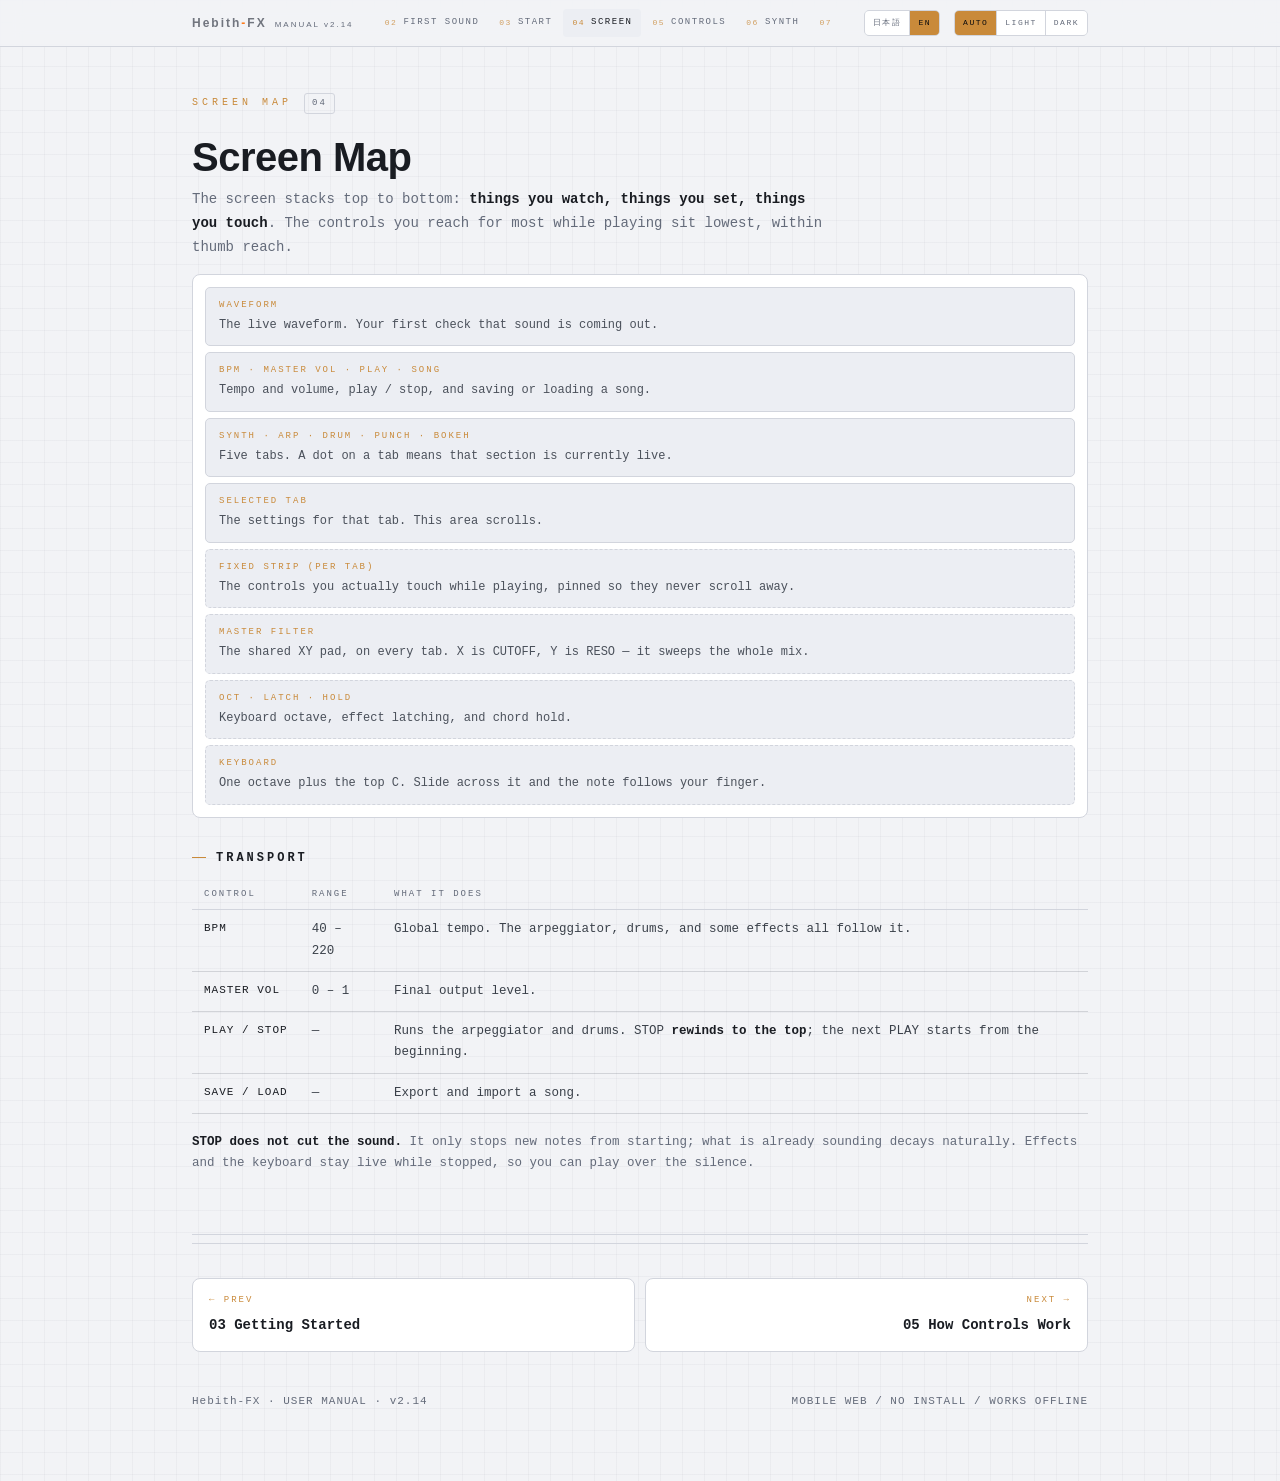
<file: manual/04-map.html>
<!DOCTYPE html>
<html lang="ja" data-lang="ja">
<head>
<meta charset="UTF-8">
<meta name="viewport" content="width=device-width, initial-scale=1, viewport-fit=cover">
<title>画面の見取り図 · Screen Map — Hebith-FX — User Manual</title>
<meta name="description" content="上から下へ、見るもの → 決めるもの → 触るもの。トランスポート。 / Top to bottom: what you watch, set, and touch. Plus the transport.">
<link rel="stylesheet" href="assets/manual.css">
<script>
/* 言語とテーマを描画前に確定させる(ちらつき防止)。UI 側は assets/manual.js。 */
(function(){var d=document.documentElement;try{
var l=localStorage.getItem('hebith-manual-lang');
if(l!=='ja'&&l!=='en') l=(navigator.language||'ja').toLowerCase().indexOf('ja')===0?'ja':'en';
d.setAttribute('data-lang',l); d.setAttribute('lang',l);
var t=localStorage.getItem('hebith-manual-theme');
if(t==='light'||t==='dark') d.setAttribute('data-theme',t);
}catch(e){}})();
</script>
</head>
<body>

<div class="bar-top">
  <div class="bar-in">
    <a class="bar-brand disp" href="index.html">Hebith<b>-</b>FX<span class="rev-no">MANUAL v2.14</span></a>
    <nav class="pagenav" aria-label="ページ">
      <a href="index.html"><span class="no">00</span><span class="label ja">目次</span><span class="label en">Index</span></a>
      <a href="01-about.html"><span class="no">01</span><span class="label ja">Hebith-FX</span><span class="label en">About</span></a>
      <a href="02-first.html"><span class="no">02</span><span class="label ja">最初の一音</span><span class="label en">First Sound</span></a>
      <a href="03-start.html"><span class="no">03</span><span class="label ja">はじめに</span><span class="label en">Start</span></a>
      <a href="04-map.html" aria-current="page"><span class="no">04</span><span class="label ja">画面</span><span class="label en">Screen</span></a>
      <a href="05-touch.html"><span class="no">05</span><span class="label ja">操作</span><span class="label en">Controls</span></a>
      <a href="06-synth.html"><span class="no">06</span><span class="label ja">SYNTH</span><span class="label en">SYNTH</span></a>
      <a href="07-arp.html"><span class="no">07</span><span class="label ja">ARP</span><span class="label en">ARP</span></a>
      <a href="08-drum.html"><span class="no">08</span><span class="label ja">DRUM</span><span class="label en">DRUM</span></a>
      <a href="09-punch.html"><span class="no">09</span><span class="label ja">PUNCH</span><span class="label en">PUNCH</span></a>
      <a href="10-bokeh.html"><span class="no">10</span><span class="label ja">BOKEH</span><span class="label en">BOKEH</span></a>
      <a href="11-song.html"><span class="no">11</span><span class="label ja">保存</span><span class="label en">Songs</span></a>
      <a href="12-trouble.html"><span class="no">12</span><span class="label ja">困ったとき</span><span class="label en">Trouble</span></a>
    </nav>
    <span class="bar-spacer"></span>
    <div class="lang" role="group" aria-label="Language"></div>
    <div class="theme" role="group" aria-label="テーマ切替"></div>
  </div>
</div>

<div class="wrap" id="top">
  <section id="map">
<div class="eyebrow">Screen Map <span class="ref">04</span></div>
<h2 class="disp ja">画面の見取り図</h2>
<h2 class="disp en">Screen Map</h2>

<p class="lede ja">画面は上から下へ、<b>見るもの → 決めるもの → 触るもの</b>の順に積んであります。
  演奏中に一番よく触るものほど下、親指の届く場所にあります。</p>
<p class="lede en">The screen stacks top to bottom: <b>things you watch, things you set, things you touch</b>.
  The controls you reach for most while playing sit lowest, within thumb reach.</p>

<div class="map">
  <div class="mrow"><div class="rn">Waveform</div>
    <div class="rd ja">出ている音の波形です。鳴っているかどうかがここで分かります。</div>
    <div class="rd en">The live waveform. Your first check that sound is coming out.</div></div>
  <div class="mrow"><div class="rn">BPM · MASTER VOL · PLAY · SONG</div>
    <div class="rd ja">曲全体の速さと音量、再生・停止、曲の保存と読み込み。</div>
    <div class="rd en">Tempo and volume, play / stop, and saving or loading a song.</div></div>
  <div class="mrow"><div class="rn">SYNTH · ARP · DRUM · PUNCH · BOKEH</div>
    <div class="rd ja">5 枚のタブです。タブの右肩の点は、その系統が今鳴っていることを示します。</div>
    <div class="rd en">Five tabs. A dot on a tab means that section is currently live.</div></div>
  <div class="mrow"><div class="rn ja">選んだタブの中身</div><div class="rn en">Selected tab</div>
    <div class="rd ja">タブごとの設定です。ここは指で上下にスクロールします。</div>
    <div class="rd en">The settings for that tab. This area scrolls.</div></div>
  <div class="mrow fix"><div class="rn ja">固定帯(タブごと)</div><div class="rn en">Fixed strip (per tab)</div>
    <div class="rd ja">そのタブで演奏中に触るものだけを、スクロールしない位置に固定してあります。</div>
    <div class="rd en">The controls you actually touch while playing, pinned so they never scroll away.</div></div>
  <div class="mrow fix"><div class="rn">MASTER FILTER</div>
    <div class="rd ja">全タブ共通の XY パッドです。X が CUTOFF、Y が RESO で、音全体を曇らせたり抜いたりできます。</div>
    <div class="rd en">The shared XY pad, on every tab. X is CUTOFF, Y is RESO — it sweeps the whole mix.</div></div>
  <div class="mrow fix"><div class="rn">OCT · LATCH · HOLD</div>
    <div class="rd ja">鍵盤の音域、エフェクトの掛けっぱなし、和音の保持。</div>
    <div class="rd en">Keyboard octave, effect latching, and chord hold.</div></div>
  <div class="mrow fix"><div class="rn ja">鍵盤</div><div class="rn en">Keyboard</div>
    <div class="rd ja">1 オクターブ + 上の C です。滑らせると音が繋がって変わります。</div>
    <div class="rd en">One octave plus the top C. Slide across it and the note follows your finger.</div></div>
</div>

<h3><span class="ja">トランスポート</span><span class="en">Transport</span></h3>
<div class="tw">
  <table class="tbl">
    <thead><tr>
      <th><span class="ja">操作子</span><span class="en">Control</span></th>
      <th><span class="ja">範囲</span><span class="en">Range</span></th>
      <th><span class="ja">内容</span><span class="en">What it does</span></th>
    </tr></thead>
    <tbody>
      <tr><td>BPM</td><td>40 – 220</td>
        <td><span class="ja">曲全体の速さです。ARP・ドラム・一部のエフェクトがこれに追従します。</span>
            <span class="en">Global tempo. The arpeggiator, drums, and some effects all follow it.</span></td></tr>
      <tr><td>MASTER VOL</td><td>0 – 1</td>
        <td><span class="ja">最終出力の音量。</span><span class="en">Final output level.</span></td></tr>
      <tr><td>PLAY / STOP</td><td>—</td>
        <td><span class="ja">ARP とドラムの走行です。STOP は<b>頭出しして止まります</b> —— 次の PLAY は先頭からになります。</span>
            <span class="en">Runs the arpeggiator and drums. STOP <b>rewinds to the top</b>; the next PLAY starts from the beginning.</span></td></tr>
      <tr><td>SAVE / LOAD</td><td>—</td>
        <td><span class="ja">曲の書き出しと読み込み。</span><span class="en">Export and import a song.</span></td></tr>
    </tbody>
  </table>
</div>

<p class="note ja"><b>STOP しても音は切れません。</b>新しく鳴り始める音だけが止まり、鳴っている音は自然に減衰します。
  STOP 中もエフェクトと鍵盤はそのまま使えるので、止めた上に音を差し込めます。</p>
<p class="note en"><b>STOP does not cut the sound.</b> It only stops new notes from starting; what is already sounding
  decays naturally. Effects and the keyboard stay live while stopped, so you can play over the silence.</p>
  </section>

  <nav class="pager" aria-label="前後のページ">
    <a class="prev" href="03-start.html">
      <div class="dir"><span class="x ja">← 前</span><span class="x en">← Prev</span></div>
      <div class="ttl">03 <span class="x ja">はじめに</span><span class="x en">Getting Started</span></div>
    </a>
    <a class="next" href="05-touch.html">
      <div class="dir"><span class="x ja">次 →</span><span class="x en">Next →</span></div>
      <div class="ttl">05 <span class="x ja">共通の操作</span><span class="x en">How Controls Work</span></div>
    </a>
  </nav>

  <footer>
    <div class="fl">
      <span>Hebith-FX · USER MANUAL · v2.14</span>
      <span class="ja">モバイル Web / インストール不要 / オフライン動作</span>
      <span class="en">MOBILE WEB / NO INSTALL / WORKS OFFLINE</span>
    </div>
  </footer>

</div>
<script src="assets/manual.js" defer></script>
</body>
</html>
</file>
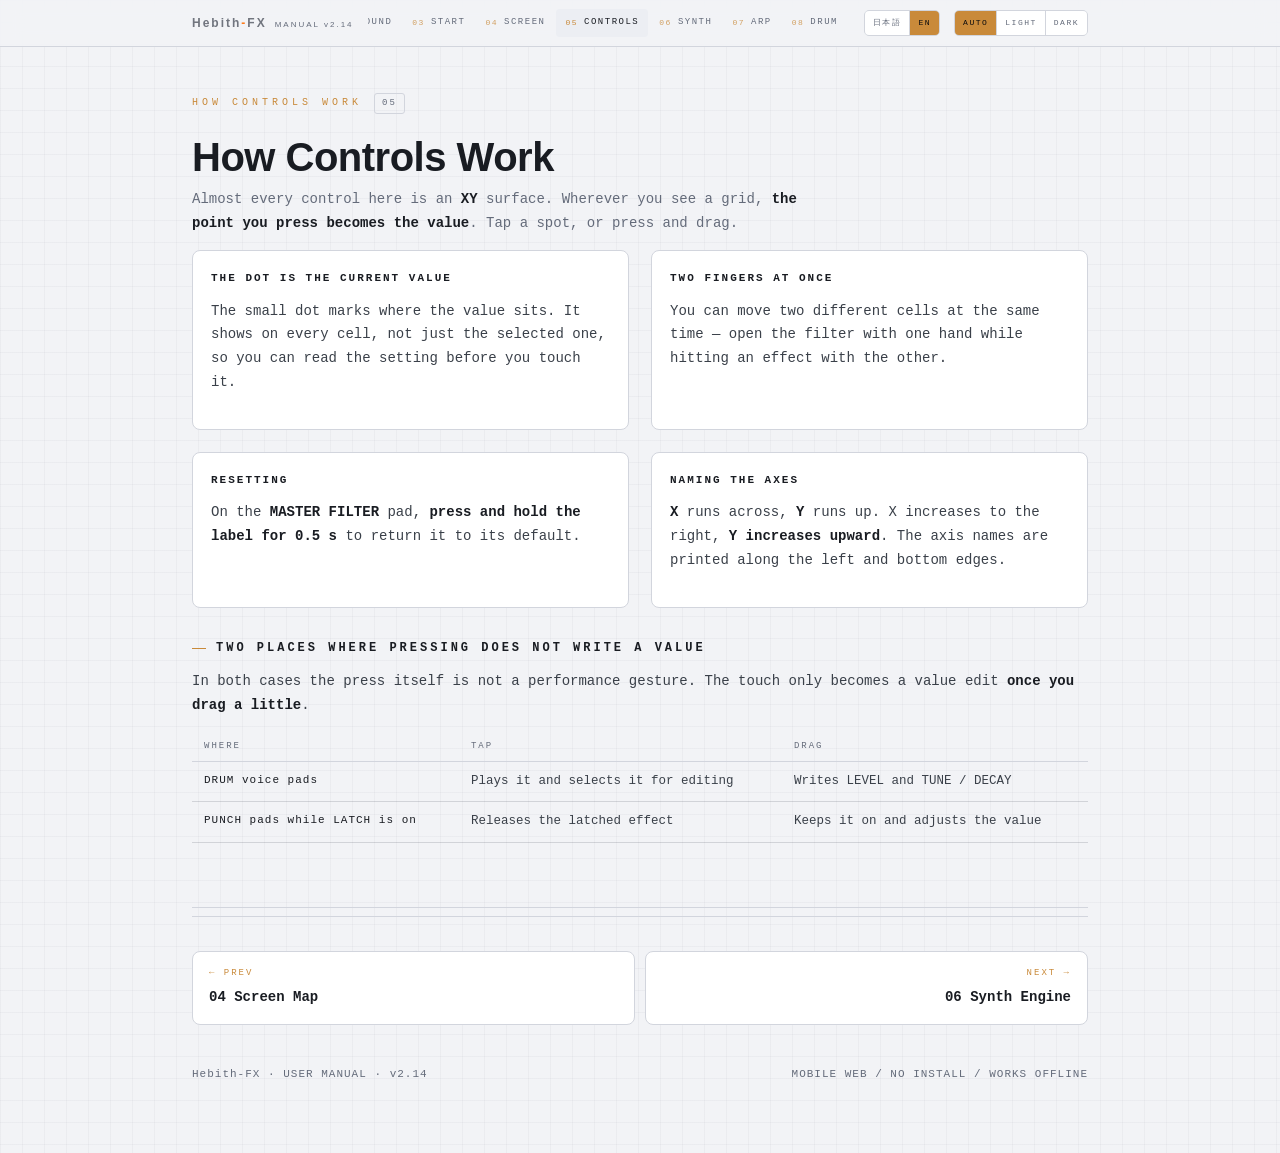
<file: manual/05-touch.html>
<!DOCTYPE html>
<html lang="ja" data-lang="ja">
<head>
<meta charset="UTF-8">
<meta name="viewport" content="width=device-width, initial-scale=1, viewport-fit=cover">
<title>共通の操作 · How Controls Work — Hebith-FX — User Manual</title>
<meta name="description" content="押した場所がそのまま値になる。軸の呼び方と、例外が 2 つ。 / The point you press is the value. Axis naming, and two exceptions.">
<link rel="stylesheet" href="assets/manual.css">
<script>
/* 言語とテーマを描画前に確定させる(ちらつき防止)。UI 側は assets/manual.js。 */
(function(){var d=document.documentElement;try{
var l=localStorage.getItem('hebith-manual-lang');
if(l!=='ja'&&l!=='en') l=(navigator.language||'ja').toLowerCase().indexOf('ja')===0?'ja':'en';
d.setAttribute('data-lang',l); d.setAttribute('lang',l);
var t=localStorage.getItem('hebith-manual-theme');
if(t==='light'||t==='dark') d.setAttribute('data-theme',t);
}catch(e){}})();
</script>
</head>
<body>

<div class="bar-top">
  <div class="bar-in">
    <a class="bar-brand disp" href="index.html">Hebith<b>-</b>FX<span class="rev-no">MANUAL v2.14</span></a>
    <nav class="pagenav" aria-label="ページ">
      <a href="index.html"><span class="no">00</span><span class="label ja">目次</span><span class="label en">Index</span></a>
      <a href="01-about.html"><span class="no">01</span><span class="label ja">Hebith-FX</span><span class="label en">About</span></a>
      <a href="02-first.html"><span class="no">02</span><span class="label ja">最初の一音</span><span class="label en">First Sound</span></a>
      <a href="03-start.html"><span class="no">03</span><span class="label ja">はじめに</span><span class="label en">Start</span></a>
      <a href="04-map.html"><span class="no">04</span><span class="label ja">画面</span><span class="label en">Screen</span></a>
      <a href="05-touch.html" aria-current="page"><span class="no">05</span><span class="label ja">操作</span><span class="label en">Controls</span></a>
      <a href="06-synth.html"><span class="no">06</span><span class="label ja">SYNTH</span><span class="label en">SYNTH</span></a>
      <a href="07-arp.html"><span class="no">07</span><span class="label ja">ARP</span><span class="label en">ARP</span></a>
      <a href="08-drum.html"><span class="no">08</span><span class="label ja">DRUM</span><span class="label en">DRUM</span></a>
      <a href="09-punch.html"><span class="no">09</span><span class="label ja">PUNCH</span><span class="label en">PUNCH</span></a>
      <a href="10-bokeh.html"><span class="no">10</span><span class="label ja">BOKEH</span><span class="label en">BOKEH</span></a>
      <a href="11-song.html"><span class="no">11</span><span class="label ja">保存</span><span class="label en">Songs</span></a>
      <a href="12-trouble.html"><span class="no">12</span><span class="label ja">困ったとき</span><span class="label en">Trouble</span></a>
    </nav>
    <span class="bar-spacer"></span>
    <div class="lang" role="group" aria-label="Language"></div>
    <div class="theme" role="group" aria-label="テーマ切替"></div>
  </div>
</div>

<div class="wrap" id="top">
  <section id="touch">
<div class="eyebrow">How Controls Work <span class="ref">05</span></div>
<h2 class="disp ja">共通の操作</h2>
<h2 class="disp en">How Controls Work</h2>

<p class="lede ja">Hebith-FX の操作子は <b>XY</b> ひとつに寄せてあります。方眼の枠が出ていたら、
  <b>押した場所がそのまま値</b>です。狙って叩いても、押したままなぞってもかまいません。</p>
<p class="lede en">Almost every control here is an <b>XY</b> surface. Wherever you see a grid,
  <b>the point you press becomes the value</b>. Tap a spot, or press and drag.</p>

<div class="cols">
  <div class="card">
    <h4><span class="ja">ドットは現在値</span><span class="en">The dot is the current value</span></h4>
    <p class="ja">枠の中の小さな点が、今の値の場所です。選んでいないものにも出ているので、
      叩く前からどこに置いてあるかが読めます。</p>
    <p class="en">The small dot marks where the value sits. It shows on every cell, not just the selected one,
      so you can read the setting before you touch it.</p>
  </div>
  <div class="card">
    <h4><span class="ja">二本指で同時に</span><span class="en">Two fingers at once</span></h4>
    <p class="ja">別々の枠を二本の指で同時に動かせます。片手でフィルターを開きながら、
      もう片方でエフェクトを叩けます。</p>
    <p class="en">You can move two different cells at the same time — open the filter with one hand
      while hitting an effect with the other.</p>
  </div>
  <div class="card">
    <h4><span class="ja">値を戻す</span><span class="en">Resetting</span></h4>
    <p class="ja">画面下の <b>MASTER FILTER</b> は、その文字を <b>0.5 秒長押し</b>すると既定値へ戻ります。</p>
    <p class="en">On the <b>MASTER FILTER</b> pad, <b>press and hold the label for 0.5 s</b> to return it to its default.</p>
  </div>
  <div class="card">
    <h4><span class="ja">軸の呼び方</span><span class="en">Naming the axes</span></h4>
    <p class="ja">横が <b>X</b>、縦が <b>Y</b> です。X は右へ行くほど、<b>Y は上へ行くほど</b>大きくなります。
      軸の名前は枠の左と下に書いてあります。</p>
    <p class="en"><b>X</b> runs across, <b>Y</b> runs up. X increases to the right,
      <b>Y increases upward</b>. The axis names are printed along the left and bottom edges.</p>
  </div>
</div>

<h3><span class="ja">押しても値が動かない場所が 2 つあります</span><span class="en">Two places where pressing does not write a value</span></h3>

<p class="ja">どちらも「押すこと自体が演奏ではない」場所です。<b>少しなぞって初めて</b>値の調整に変わります。</p>
<p class="en">In both cases the press itself is not a performance gesture.
  The touch only becomes a value edit <b>once you drag a little</b>.</p>

<div class="tw">
  <table class="tbl">
    <thead><tr>
      <th><span class="ja">場所</span><span class="en">Where</span></th>
      <th><span class="ja">タップしたとき</span><span class="en">Tap</span></th>
      <th><span class="ja">なぞったとき</span><span class="en">Drag</span></th>
    </tr></thead>
    <tbody>
      <tr><td><span class="ja">DRUM の VOICE パッド</span><span class="en">DRUM voice pads</span></td>
        <td><span class="ja">その場で鳴り、編集対象に選ばれます</span><span class="en">Plays it and selects it for editing</span></td>
        <td><span class="ja">LEVEL と TUNE / DECAY を書き換えます</span><span class="en">Writes LEVEL and TUNE / DECAY</span></td></tr>
      <tr><td><span class="ja">LATCH 中の PUNCH パッド</span><span class="en">PUNCH pads while LATCH is on</span></td>
        <td><span class="ja">掛かっているエフェクトを解除します</span><span class="en">Releases the latched effect</span></td>
        <td><span class="ja">解除せず値だけを調整します</span><span class="en">Keeps it on and adjusts the value</span></td></tr>
    </tbody>
  </table>
</div>
  </section>

  <nav class="pager" aria-label="前後のページ">
    <a class="prev" href="04-map.html">
      <div class="dir"><span class="x ja">← 前</span><span class="x en">← Prev</span></div>
      <div class="ttl">04 <span class="x ja">画面の見取り図</span><span class="x en">Screen Map</span></div>
    </a>
    <a class="next" href="06-synth.html">
      <div class="dir"><span class="x ja">次 →</span><span class="x en">Next →</span></div>
      <div class="ttl">06 <span class="x ja">Synth Engine</span><span class="x en">Synth Engine</span></div>
    </a>
  </nav>

  <footer>
    <div class="fl">
      <span>Hebith-FX · USER MANUAL · v2.14</span>
      <span class="ja">モバイル Web / インストール不要 / オフライン動作</span>
      <span class="en">MOBILE WEB / NO INSTALL / WORKS OFFLINE</span>
    </div>
  </footer>

</div>
<script src="assets/manual.js" defer></script>
</body>
</html>
</file>
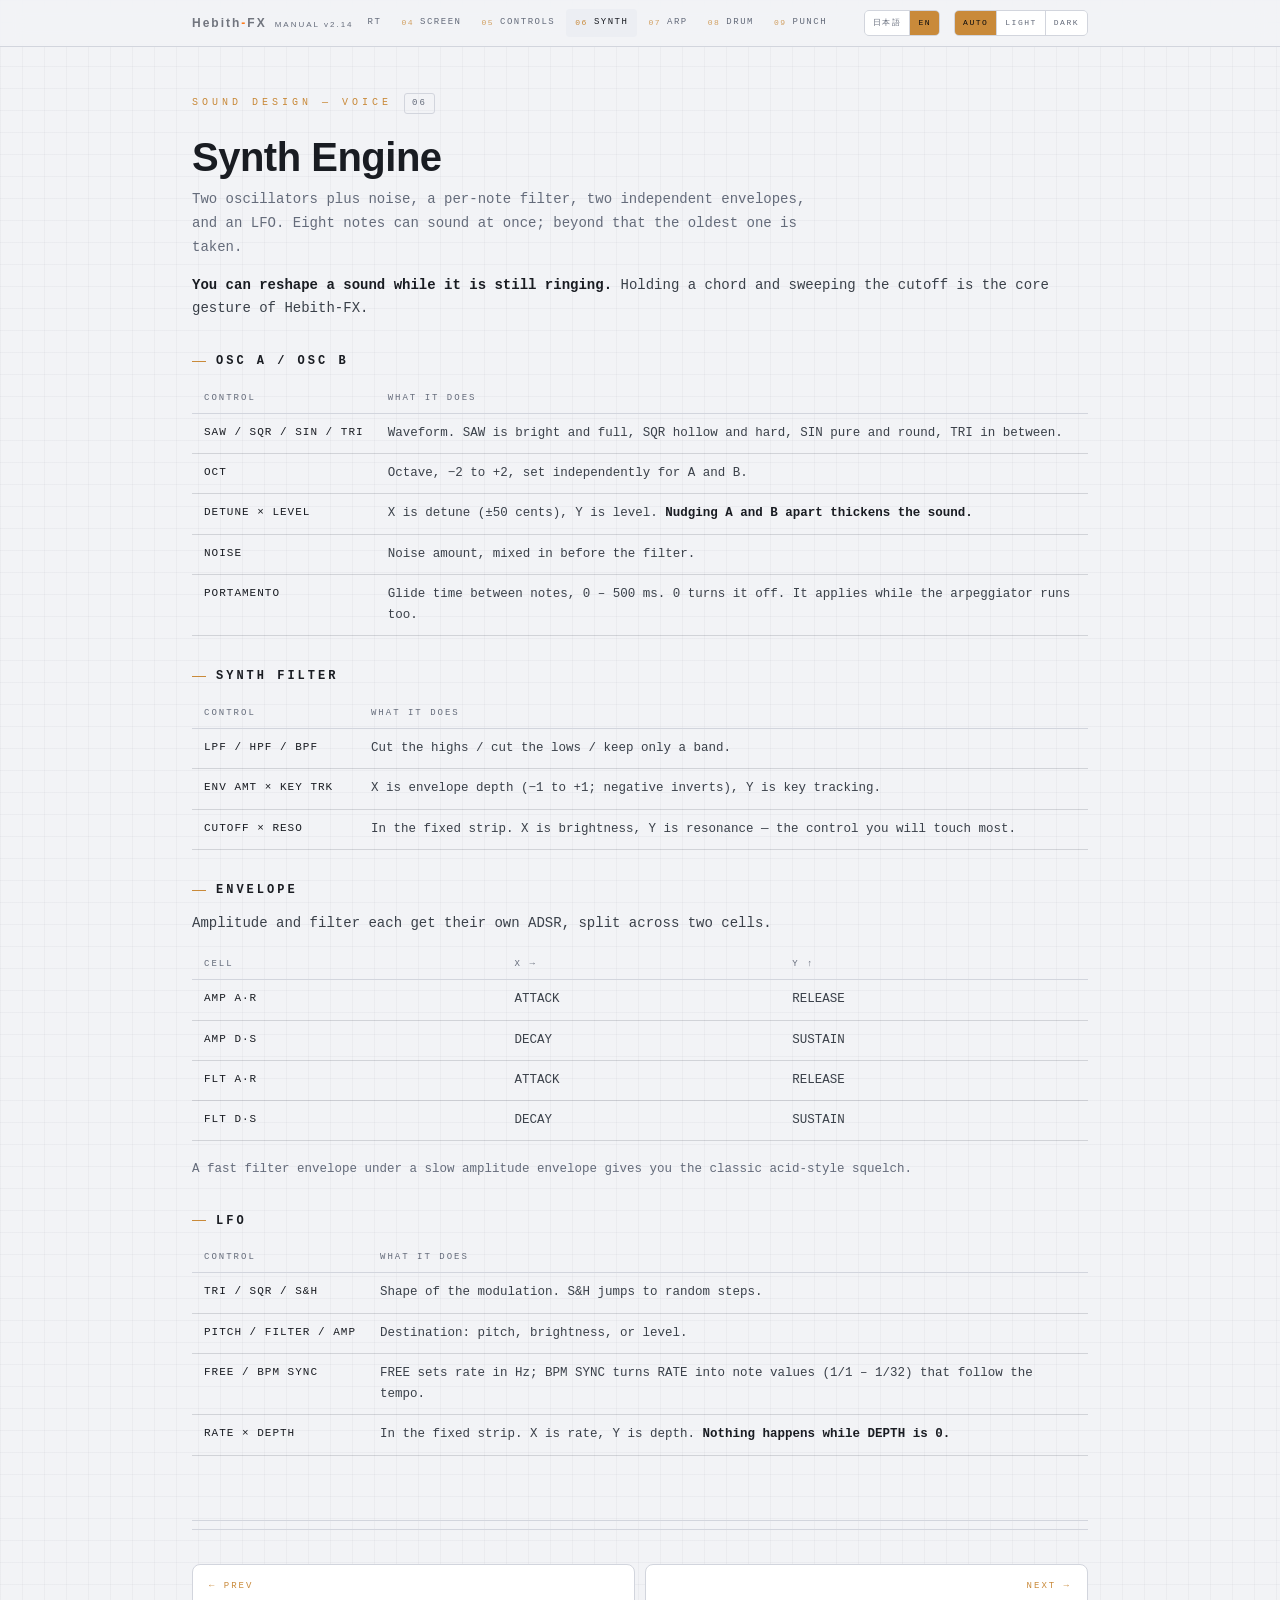
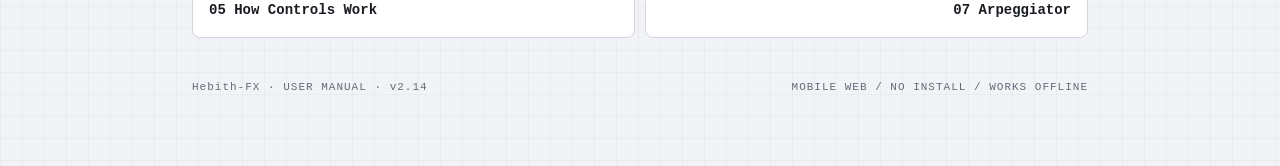
<file: manual/06-synth.html>
<!DOCTYPE html>
<html lang="ja" data-lang="ja">
<head>
<meta charset="UTF-8">
<meta name="viewport" content="width=device-width, initial-scale=1, viewport-fit=cover">
<title>Synth Engine — Hebith-FX — User Manual</title>
<meta name="description" content="2 オシレーター + ノイズ、フィルター、2 本のエンベロープ、LFO。 / Two oscillators plus noise, a filter, two envelopes, and an LFO.">
<link rel="stylesheet" href="assets/manual.css">
<script>
/* 言語とテーマを描画前に確定させる(ちらつき防止)。UI 側は assets/manual.js。 */
(function(){var d=document.documentElement;try{
var l=localStorage.getItem('hebith-manual-lang');
if(l!=='ja'&&l!=='en') l=(navigator.language||'ja').toLowerCase().indexOf('ja')===0?'ja':'en';
d.setAttribute('data-lang',l); d.setAttribute('lang',l);
var t=localStorage.getItem('hebith-manual-theme');
if(t==='light'||t==='dark') d.setAttribute('data-theme',t);
}catch(e){}})();
</script>
</head>
<body>

<div class="bar-top">
  <div class="bar-in">
    <a class="bar-brand disp" href="index.html">Hebith<b>-</b>FX<span class="rev-no">MANUAL v2.14</span></a>
    <nav class="pagenav" aria-label="ページ">
      <a href="index.html"><span class="no">00</span><span class="label ja">目次</span><span class="label en">Index</span></a>
      <a href="01-about.html"><span class="no">01</span><span class="label ja">Hebith-FX</span><span class="label en">About</span></a>
      <a href="02-first.html"><span class="no">02</span><span class="label ja">最初の一音</span><span class="label en">First Sound</span></a>
      <a href="03-start.html"><span class="no">03</span><span class="label ja">はじめに</span><span class="label en">Start</span></a>
      <a href="04-map.html"><span class="no">04</span><span class="label ja">画面</span><span class="label en">Screen</span></a>
      <a href="05-touch.html"><span class="no">05</span><span class="label ja">操作</span><span class="label en">Controls</span></a>
      <a href="06-synth.html" aria-current="page"><span class="no">06</span><span class="label ja">SYNTH</span><span class="label en">SYNTH</span></a>
      <a href="07-arp.html"><span class="no">07</span><span class="label ja">ARP</span><span class="label en">ARP</span></a>
      <a href="08-drum.html"><span class="no">08</span><span class="label ja">DRUM</span><span class="label en">DRUM</span></a>
      <a href="09-punch.html"><span class="no">09</span><span class="label ja">PUNCH</span><span class="label en">PUNCH</span></a>
      <a href="10-bokeh.html"><span class="no">10</span><span class="label ja">BOKEH</span><span class="label en">BOKEH</span></a>
      <a href="11-song.html"><span class="no">11</span><span class="label ja">保存</span><span class="label en">Songs</span></a>
      <a href="12-trouble.html"><span class="no">12</span><span class="label ja">困ったとき</span><span class="label en">Trouble</span></a>
    </nav>
    <span class="bar-spacer"></span>
    <div class="lang" role="group" aria-label="Language"></div>
    <div class="theme" role="group" aria-label="テーマ切替"></div>
  </div>
</div>

<div class="wrap" id="top">
  <section id="synth">
<div class="eyebrow">Sound Design — Voice <span class="ref">06</span></div>
<h2 class="disp">Synth Engine</h2>

<p class="lede ja">2 基のオシレーターとノイズ、音ごとのフィルター、独立した 2 本のエンベロープ、LFO。
  同時に 8 音まで鳴り、超えると最も古い音から奪われます。</p>
<p class="lede en">Two oscillators plus noise, a per-note filter, two independent envelopes, and an LFO.
  Eight notes can sound at once; beyond that the oldest one is taken.</p>

<p class="ja"><b>音を鳴らしたまま音色を変えられます。</b>和音を HOLD で押さえたままカットオフを動かすのが、Hebith-FX の基本の手つきです。</p>
<p class="en"><b>You can reshape a sound while it is still ringing.</b> Holding a chord and sweeping the cutoff
  is the core gesture of Hebith-FX.</p>

<h3>OSC A / OSC B</h3>
<div class="tw">
  <table class="tbl">
    <thead><tr>
      <th><span class="ja">操作子</span><span class="en">Control</span></th>
      <th><span class="ja">内容</span><span class="en">What it does</span></th>
    </tr></thead>
    <tbody>
      <tr><td>SAW / SQR / SIN / TRI</td>
        <td><span class="ja">波形です。SAW は明るく厚い音、SQR は中が空いた硬い音、SIN は倍音のない丸い音、TRI はその中間です。</span>
            <span class="en">Waveform. SAW is bright and full, SQR hollow and hard, SIN pure and round, TRI in between.</span></td></tr>
      <tr><td>OCT</td>
        <td><span class="ja">オクターブです。−2 〜 +2 の範囲で、A と B に別々に設定できます。</span>
            <span class="en">Octave, −2 to +2, set independently for A and B.</span></td></tr>
      <tr><td>DETUNE × LEVEL</td>
        <td><span class="ja">X がデチューン(±50 セント)、Y が音量です。<b>A と B を少しずらすと音が太くなります。</b></span>
            <span class="en">X is detune (±50 cents), Y is level. <b>Nudging A and B apart thickens the sound.</b></span></td></tr>
      <tr><td>NOISE</td>
        <td><span class="ja">ノイズの量です。フィルターの手前で混ざります。</span>
            <span class="en">Noise amount, mixed in before the filter.</span></td></tr>
      <tr><td>PORTAMENTO</td>
        <td><span class="ja">音から音へ滑る時間です。0 〜 500ms で、0 にすると切れます。ARP が走っている間も効きます。</span>
            <span class="en">Glide time between notes, 0 – 500 ms. 0 turns it off. It applies while the arpeggiator runs too.</span></td></tr>
    </tbody>
  </table>
</div>

<h3>SYNTH FILTER</h3>
<div class="tw">
  <table class="tbl">
    <thead><tr>
      <th><span class="ja">操作子</span><span class="en">Control</span></th>
      <th><span class="ja">内容</span><span class="en">What it does</span></th>
    </tr></thead>
    <tbody>
      <tr><td>LPF / HPF / BPF</td>
        <td><span class="ja">高い方を削る / 低い方を削る / 一帯だけ残す、の 3 種類です。</span>
            <span class="en">Cut the highs / cut the lows / keep only a band.</span></td></tr>
      <tr><td>ENV AMT × KEY TRK</td>
        <td><span class="ja">X がフィルターエンベロープの深さ(−1 〜 +1。マイナスで逆向き)、Y が音の高さへの追従量です。</span>
            <span class="en">X is envelope depth (−1 to +1; negative inverts), Y is key tracking.</span></td></tr>
      <tr><td>CUTOFF × RESO</td>
        <td><span class="ja">固定帯にある枠です。X が明るさ、Y が癖の強さで、演奏中いちばん触る場所になります。</span>
            <span class="en">In the fixed strip. X is brightness, Y is resonance — the control you will touch most.</span></td></tr>
    </tbody>
  </table>
</div>

<h3>ENVELOPE</h3>
<p class="ja">音量とフィルターに、独立した ADSR が 1 本ずつあります。それぞれ 2 枚の枠に分けてあります。</p>
<p class="en">Amplitude and filter each get their own ADSR, split across two cells.</p>
<div class="tw">
  <table class="tbl">
    <thead><tr>
      <th><span class="ja">枠</span><span class="en">Cell</span></th>
      <th>X →</th>
      <th>Y ↑</th>
    </tr></thead>
    <tbody>
      <tr><td>AMP A·R</td><td>ATTACK</td><td>RELEASE</td></tr>
      <tr><td>AMP D·S</td><td>DECAY</td><td>SUSTAIN</td></tr>
      <tr><td>FLT A·R</td><td>ATTACK</td><td>RELEASE</td></tr>
      <tr><td>FLT D·S</td><td>DECAY</td><td>SUSTAIN</td></tr>
    </tbody>
  </table>
</div>
<p class="note ja">フィルター側を速く、音量側を緩やかにすると、アシッド系の「ミョーン」とした立ち上がりになります。</p>
<p class="note en">A fast filter envelope under a slow amplitude envelope gives you the classic acid-style squelch.</p>

<h3>LFO</h3>
<div class="tw">
  <table class="tbl">
    <thead><tr>
      <th><span class="ja">操作子</span><span class="en">Control</span></th>
      <th><span class="ja">内容</span><span class="en">What it does</span></th>
    </tr></thead>
    <tbody>
      <tr><td>TRI / SQR / S&amp;H</td>
        <td><span class="ja">揺れの形です。S&amp;H は段階的にランダムへ飛びます。</span>
            <span class="en">Shape of the modulation. S&amp;H jumps to random steps.</span></td></tr>
      <tr><td>PITCH / FILTER / AMP</td>
        <td><span class="ja">揺らす先です。音程 / 明るさ / 音量から選べます。</span>
            <span class="en">Destination: pitch, brightness, or level.</span></td></tr>
      <tr><td>FREE / BPM SYNC</td>
        <td><span class="ja">速さの決め方です。SYNC にすると RATE が音価(1/1 〜 1/32)になり、BPM に追従します。</span>
            <span class="en">FREE sets rate in Hz; BPM SYNC turns RATE into note values (1/1 – 1/32) that follow the tempo.</span></td></tr>
      <tr><td>RATE × DEPTH</td>
        <td><span class="ja">固定帯にある枠です。X が速さ、Y が深さです。<b>DEPTH が 0 だと何も起きません。</b></span>
            <span class="en">In the fixed strip. X is rate, Y is depth. <b>Nothing happens while DEPTH is 0.</b></span></td></tr>
    </tbody>
  </table>
</div>
  </section>

  <nav class="pager" aria-label="前後のページ">
    <a class="prev" href="05-touch.html">
      <div class="dir"><span class="x ja">← 前</span><span class="x en">← Prev</span></div>
      <div class="ttl">05 <span class="x ja">共通の操作</span><span class="x en">How Controls Work</span></div>
    </a>
    <a class="next" href="07-arp.html">
      <div class="dir"><span class="x ja">次 →</span><span class="x en">Next →</span></div>
      <div class="ttl">07 <span class="x ja">Arpeggiator</span><span class="x en">Arpeggiator</span></div>
    </a>
  </nav>

  <footer>
    <div class="fl">
      <span>Hebith-FX · USER MANUAL · v2.14</span>
      <span class="ja">モバイル Web / インストール不要 / オフライン動作</span>
      <span class="en">MOBILE WEB / NO INSTALL / WORKS OFFLINE</span>
    </div>
  </footer>

</div>
<script src="assets/manual.js" defer></script>
</body>
</html>
</file>
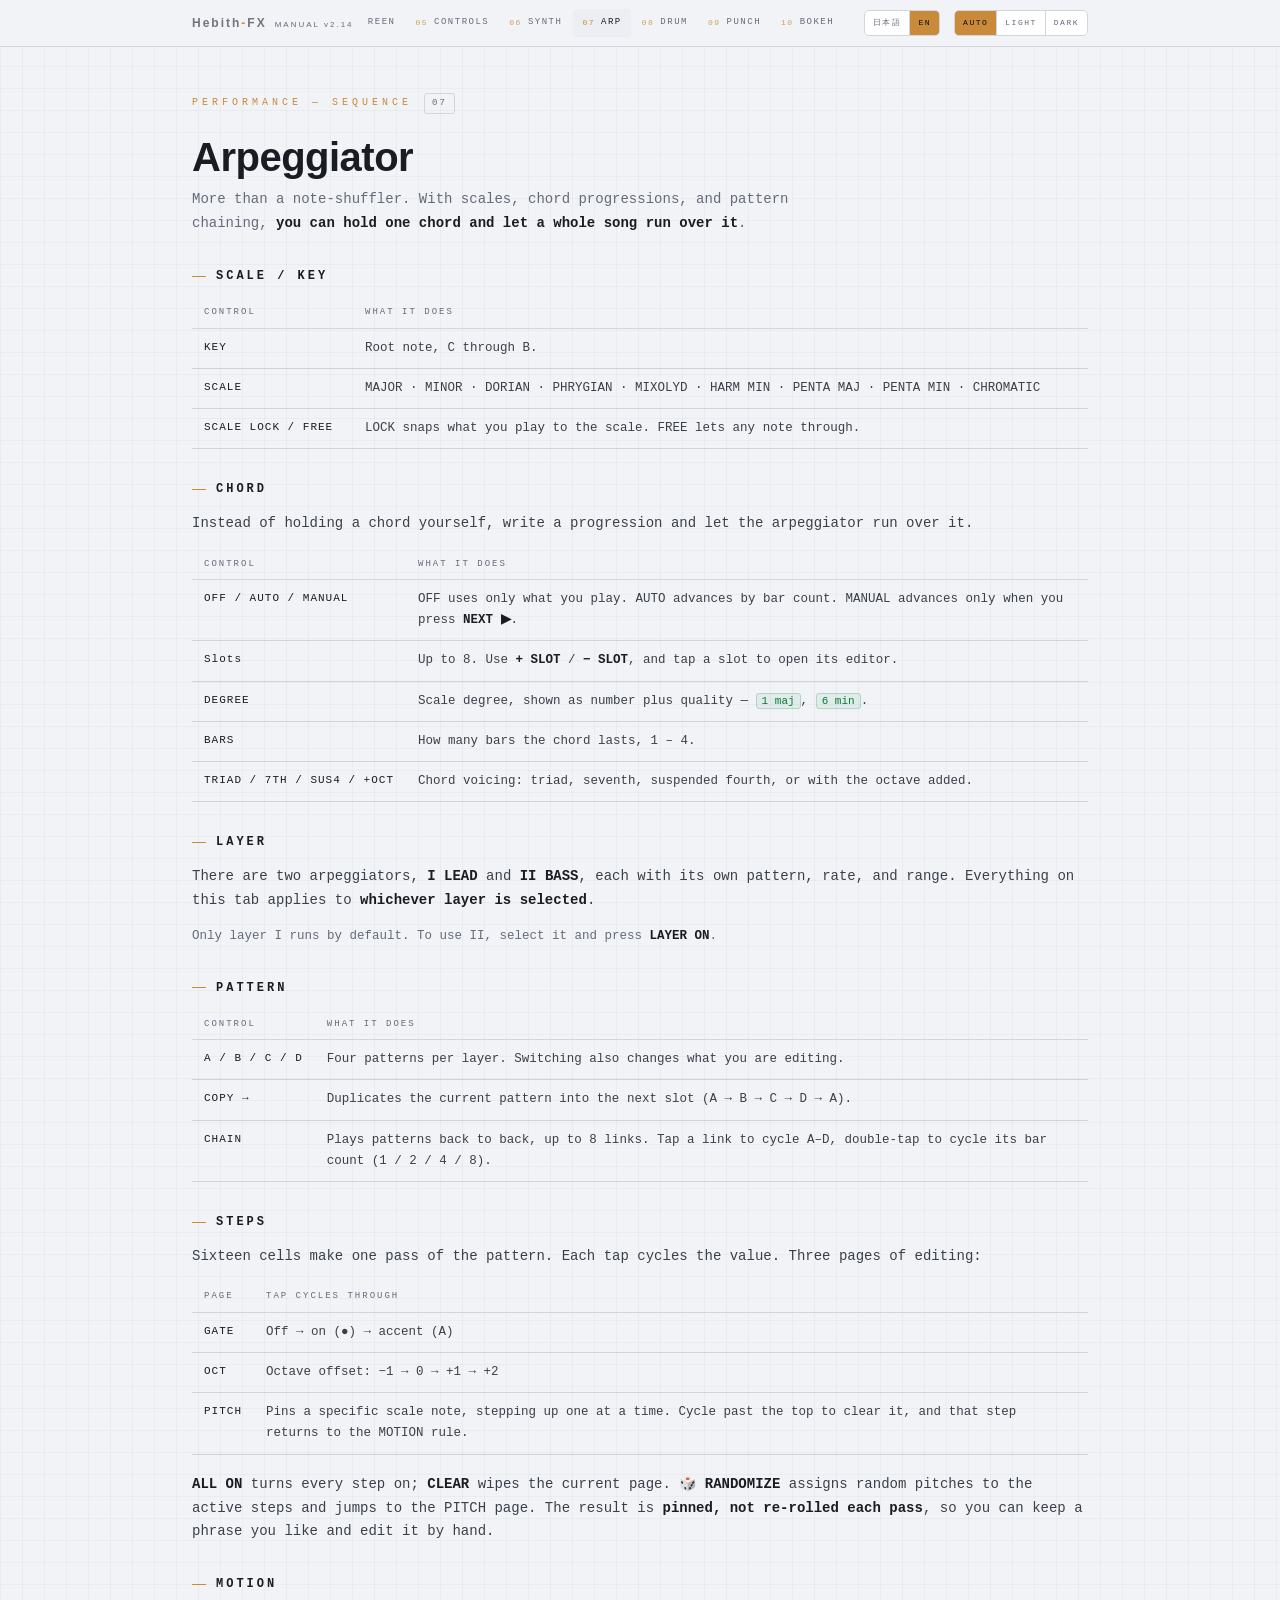
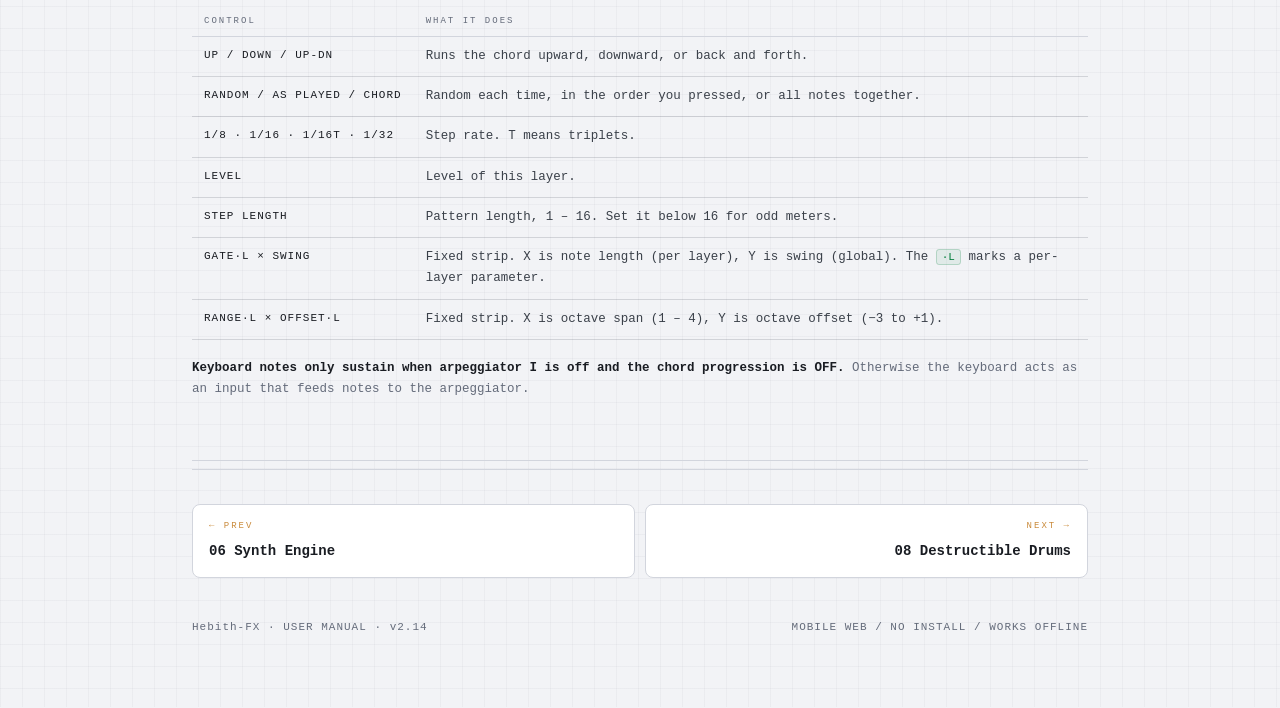
<file: manual/07-arp.html>
<!DOCTYPE html>
<html lang="ja" data-lang="ja">
<head>
<meta charset="UTF-8">
<meta name="viewport" content="width=device-width, initial-scale=1, viewport-fit=cover">
<title>Arpeggiator — Hebith-FX — User Manual</title>
<meta name="description" content="スケール、コード進行、2 レイヤー、パターンとチェイン、ステップ編集。 / Scales, chord progressions, two layers, patterns and chaining, step editing.">
<link rel="stylesheet" href="assets/manual.css">
<script>
/* 言語とテーマを描画前に確定させる(ちらつき防止)。UI 側は assets/manual.js。 */
(function(){var d=document.documentElement;try{
var l=localStorage.getItem('hebith-manual-lang');
if(l!=='ja'&&l!=='en') l=(navigator.language||'ja').toLowerCase().indexOf('ja')===0?'ja':'en';
d.setAttribute('data-lang',l); d.setAttribute('lang',l);
var t=localStorage.getItem('hebith-manual-theme');
if(t==='light'||t==='dark') d.setAttribute('data-theme',t);
}catch(e){}})();
</script>
</head>
<body>

<div class="bar-top">
  <div class="bar-in">
    <a class="bar-brand disp" href="index.html">Hebith<b>-</b>FX<span class="rev-no">MANUAL v2.14</span></a>
    <nav class="pagenav" aria-label="ページ">
      <a href="index.html"><span class="no">00</span><span class="label ja">目次</span><span class="label en">Index</span></a>
      <a href="01-about.html"><span class="no">01</span><span class="label ja">Hebith-FX</span><span class="label en">About</span></a>
      <a href="02-first.html"><span class="no">02</span><span class="label ja">最初の一音</span><span class="label en">First Sound</span></a>
      <a href="03-start.html"><span class="no">03</span><span class="label ja">はじめに</span><span class="label en">Start</span></a>
      <a href="04-map.html"><span class="no">04</span><span class="label ja">画面</span><span class="label en">Screen</span></a>
      <a href="05-touch.html"><span class="no">05</span><span class="label ja">操作</span><span class="label en">Controls</span></a>
      <a href="06-synth.html"><span class="no">06</span><span class="label ja">SYNTH</span><span class="label en">SYNTH</span></a>
      <a href="07-arp.html" aria-current="page"><span class="no">07</span><span class="label ja">ARP</span><span class="label en">ARP</span></a>
      <a href="08-drum.html"><span class="no">08</span><span class="label ja">DRUM</span><span class="label en">DRUM</span></a>
      <a href="09-punch.html"><span class="no">09</span><span class="label ja">PUNCH</span><span class="label en">PUNCH</span></a>
      <a href="10-bokeh.html"><span class="no">10</span><span class="label ja">BOKEH</span><span class="label en">BOKEH</span></a>
      <a href="11-song.html"><span class="no">11</span><span class="label ja">保存</span><span class="label en">Songs</span></a>
      <a href="12-trouble.html"><span class="no">12</span><span class="label ja">困ったとき</span><span class="label en">Trouble</span></a>
    </nav>
    <span class="bar-spacer"></span>
    <div class="lang" role="group" aria-label="Language"></div>
    <div class="theme" role="group" aria-label="テーマ切替"></div>
  </div>
</div>

<div class="wrap" id="top">
  <section id="arp">
<div class="eyebrow">Performance — Sequence <span class="ref">07</span></div>
<h2 class="disp">Arpeggiator</h2>

<p class="lede ja">押さえた和音を捌くだけの機能ではありません。スケール・コード進行・パターンのつなぎ替えまで持つので、
  <b>和音を HOLD しておけば曲が回ります</b>。</p>
<p class="lede en">More than a note-shuffler. With scales, chord progressions, and pattern chaining,
  <b>you can hold one chord and let a whole song run over it</b>.</p>

<h3>SCALE / KEY</h3>
<div class="tw">
  <table class="tbl">
    <thead><tr>
      <th><span class="ja">操作子</span><span class="en">Control</span></th>
      <th><span class="ja">内容</span><span class="en">What it does</span></th>
    </tr></thead>
    <tbody>
      <tr><td>KEY</td><td><span class="ja">主音です。C 〜 B の 12 音から選べます。</span><span class="en">Root note, C through B.</span></td></tr>
      <tr><td>SCALE</td>
        <td>MAJOR · MINOR · DORIAN · PHRYGIAN · MIXOLYD · HARM MIN · PENTA MAJ · PENTA MIN · CHROMATIC</td></tr>
      <tr><td>SCALE LOCK / FREE</td>
        <td><span class="ja">LOCK は鍵盤で押した音をスケール上へ寄せます。FREE はそのまま鳴らします。</span>
            <span class="en">LOCK snaps what you play to the scale. FREE lets any note through.</span></td></tr>
    </tbody>
  </table>
</div>

<h3>CHORD</h3>
<p class="ja">和音を自分で押さえ続けなくても、コード進行を組んでおけば ARP がその上を走ります。</p>
<p class="en">Instead of holding a chord yourself, write a progression and let the arpeggiator run over it.</p>
<div class="tw">
  <table class="tbl">
    <thead><tr>
      <th><span class="ja">操作子</span><span class="en">Control</span></th>
      <th><span class="ja">内容</span><span class="en">What it does</span></th>
    </tr></thead>
    <tbody>
      <tr><td>OFF / AUTO / MANUAL</td>
        <td><span class="ja">OFF は鍵盤で押した音だけを使います。AUTO は小節数に従って自動で進み、MANUAL は <b>NEXT ▶</b> を押したときだけ進みます。</span>
            <span class="en">OFF uses only what you play. AUTO advances by bar count. MANUAL advances only when you press <b>NEXT ▶</b>.</span></td></tr>
      <tr><td><span class="ja">スロット</span><span class="en">Slots</span></td>
        <td><span class="ja">最大 8 個です。<b>+ SLOT</b> / <b>− SLOT</b> で増減し、スロットをタップすると編集欄が開きます。</span>
            <span class="en">Up to 8. Use <b>+ SLOT</b> / <b>− SLOT</b>, and tap a slot to open its editor.</span></td></tr>
      <tr><td>DEGREE</td>
        <td><span class="ja">スケール上の度数です。<code>1 maj</code> <code>6 min</code> のように、番号と性質で表示します。</span>
            <span class="en">Scale degree, shown as number plus quality — <code>1 maj</code>, <code>6 min</code>.</span></td></tr>
      <tr><td>BARS</td><td><span class="ja">そのコードを鳴らす小節数です。1 〜 4 で指定します。</span><span class="en">How many bars the chord lasts, 1 – 4.</span></td></tr>
      <tr><td>TRIAD / 7TH / SUS4 / +OCT</td>
        <td><span class="ja">和音の積み方です。3 和音 / 7th 入り / sus4 / オクターブ足しから選べます。</span>
            <span class="en">Chord voicing: triad, seventh, suspended fourth, or with the octave added.</span></td></tr>
    </tbody>
  </table>
</div>

<h3>LAYER</h3>
<p class="ja">ARP は 2 系統あります。<b>I LEAD</b> と <b>II BASS</b> で、それぞれ独立したパターン・速さ・音域を持ちます。
  タブの操作はすべて<b>選んでいる側のレイヤー</b>に効きます。</p>
<p class="en">There are two arpeggiators, <b>I LEAD</b> and <b>II BASS</b>, each with its own pattern, rate, and range.
  Everything on this tab applies to <b>whichever layer is selected</b>.</p>
<p class="note ja">初期状態で動いているのは I だけです。II を使うには、II を選んでから <b>LAYER ON</b> を押してください。</p>
<p class="note en">Only layer I runs by default. To use II, select it and press <b>LAYER ON</b>.</p>

<h3>PATTERN</h3>
<div class="tw">
  <table class="tbl">
    <thead><tr>
      <th><span class="ja">操作子</span><span class="en">Control</span></th>
      <th><span class="ja">内容</span><span class="en">What it does</span></th>
    </tr></thead>
    <tbody>
      <tr><td>A / B / C / D</td>
        <td><span class="ja">レイヤーごとに 4 つのパターンがあります。切り替えると編集対象も変わります。</span>
            <span class="en">Four patterns per layer. Switching also changes what you are editing.</span></td></tr>
      <tr><td>COPY →</td>
        <td><span class="ja">今のパターンを次のスロットへ複製します(A → B → C → D → A)。</span>
            <span class="en">Duplicates the current pattern into the next slot (A → B → C → D → A).</span></td></tr>
      <tr><td>CHAIN</td>
        <td><span class="ja">パターンを順につないで流します。最大 8 リンクです。リンクをタップで A〜D が巡回し、
            ダブルタップで小節数(1 / 2 / 4 / 8)が巡回します。</span>
            <span class="en">Plays patterns back to back, up to 8 links. Tap a link to cycle A–D,
            double-tap to cycle its bar count (1 / 2 / 4 / 8).</span></td></tr>
    </tbody>
  </table>
</div>

<h3>STEPS</h3>
<p class="ja">16 個のマスがパターンの 1 周分です。タップするたびに値が巡回します。編集する内容は 3 ページに分かれています。</p>
<p class="en">Sixteen cells make one pass of the pattern. Each tap cycles the value. Three pages of editing:</p>
<div class="tw">
  <table class="tbl">
    <thead><tr>
      <th><span class="ja">ページ</span><span class="en">Page</span></th>
      <th><span class="ja">タップで巡回する値</span><span class="en">Tap cycles through</span></th>
    </tr></thead>
    <tbody>
      <tr><td>GATE</td>
        <td><span class="ja">鳴らさない → 鳴らす(●)→ 強く鳴らす(A)</span>
            <span class="en">Off → on (●) → accent (A)</span></td></tr>
      <tr><td>OCT</td>
        <td><span class="ja">−1 → 0 → +1 → +2 のオクターブ移動</span>
            <span class="en">Octave offset: −1 → 0 → +1 → +2</span></td></tr>
      <tr><td>PITCH</td>
        <td><span class="ja">スケール上の音を 1 つずつ固定していきます。一周すると解除され、
            そのステップは動きの規則(MOTION)に戻ります。</span>
            <span class="en">Pins a specific scale note, stepping up one at a time. Cycle past the top to clear it,
            and that step returns to the MOTION rule.</span></td></tr>
    </tbody>
  </table>
</div>
<p class="ja"><b>ALL ON</b> は全ステップを鳴らす状態に、<b>CLEAR</b> はそのページの値を消します。
  <b>🎲 RANDOMIZE</b> は鳴らすステップにランダムな音程を割り当てて PITCH ページへ切り替えます。
  ランダムといっても<b>その場で固定される</b>ので、気に入った並びをそのまま手直しできます。</p>
<p class="en"><b>ALL ON</b> turns every step on; <b>CLEAR</b> wipes the current page.
  <b>🎲 RANDOMIZE</b> assigns random pitches to the active steps and jumps to the PITCH page.
  The result is <b>pinned, not re-rolled each pass</b>, so you can keep a phrase you like and edit it by hand.</p>

<h3>MOTION</h3>
<div class="tw">
  <table class="tbl">
    <thead><tr>
      <th><span class="ja">操作子</span><span class="en">Control</span></th>
      <th><span class="ja">内容</span><span class="en">What it does</span></th>
    </tr></thead>
    <tbody>
      <tr><td>UP / DOWN / UP-DN</td>
        <td><span class="ja">和音を下から / 上から / 往復で捌きます。</span>
            <span class="en">Runs the chord upward, downward, or back and forth.</span></td></tr>
      <tr><td>RANDOM / AS PLAYED / CHORD</td>
        <td><span class="ja">毎回ランダム / 押した順 / 全音を同時に鳴らす、から選べます。</span>
            <span class="en">Random each time, in the order you pressed, or all notes together.</span></td></tr>
      <tr><td>1/8 · 1/16 · 1/16T · 1/32</td>
        <td><span class="ja">刻みの細かさです。T は 3 連を表します。</span><span class="en">Step rate. T means triplets.</span></td></tr>
      <tr><td>LEVEL</td><td><span class="ja">そのレイヤーの音量です。</span><span class="en">Level of this layer.</span></td></tr>
      <tr><td>STEP LENGTH</td>
        <td><span class="ja">1 周の長さです。1 〜 16 で、16 より短くすると変拍子になります。</span>
            <span class="en">Pattern length, 1 – 16. Set it below 16 for odd meters.</span></td></tr>
      <tr><td>GATE·L × SWING</td>
        <td><span class="ja">固定帯の枠です。X が音の長さ(レイヤーごと)、Y がハネ(全体共通)です。
            軸名の <code>·L</code> は「レイヤーごと」の印です。</span>
            <span class="en">Fixed strip. X is note length (per layer), Y is swing (global).
            The <code>·L</code> marks a per-layer parameter.</span></td></tr>
      <tr><td>RANGE·L × OFFSET·L</td>
        <td><span class="ja">固定帯の枠です。X が何オクターブに広げるか(1 〜 4)、Y が全体の移調(−3 〜 +1)です。</span>
            <span class="en">Fixed strip. X is octave span (1 – 4), Y is octave offset (−3 to +1).</span></td></tr>
    </tbody>
  </table>
</div>

<p class="note ja"><b>鍵盤の音が持続するのは、ARP I が止まっていてコード進行も OFF のときだけです。</b>
  どちらかが動いていると、鍵盤は ARP に音を渡す入口として働きます。</p>
<p class="note en"><b>Keyboard notes only sustain when arpeggiator I is off and the chord progression is OFF.</b>
  Otherwise the keyboard acts as an input that feeds notes to the arpeggiator.</p>
  </section>

  <nav class="pager" aria-label="前後のページ">
    <a class="prev" href="06-synth.html">
      <div class="dir"><span class="x ja">← 前</span><span class="x en">← Prev</span></div>
      <div class="ttl">06 <span class="x ja">Synth Engine</span><span class="x en">Synth Engine</span></div>
    </a>
    <a class="next" href="08-drum.html">
      <div class="dir"><span class="x ja">次 →</span><span class="x en">Next →</span></div>
      <div class="ttl">08 <span class="x ja">Destructible Drums</span><span class="x en">Destructible Drums</span></div>
    </a>
  </nav>

  <footer>
    <div class="fl">
      <span>Hebith-FX · USER MANUAL · v2.14</span>
      <span class="ja">モバイル Web / インストール不要 / オフライン動作</span>
      <span class="en">MOBILE WEB / NO INSTALL / WORKS OFFLINE</span>
    </div>
  </footer>

</div>
<script src="assets/manual.js" defer></script>
</body>
</html>
</file>
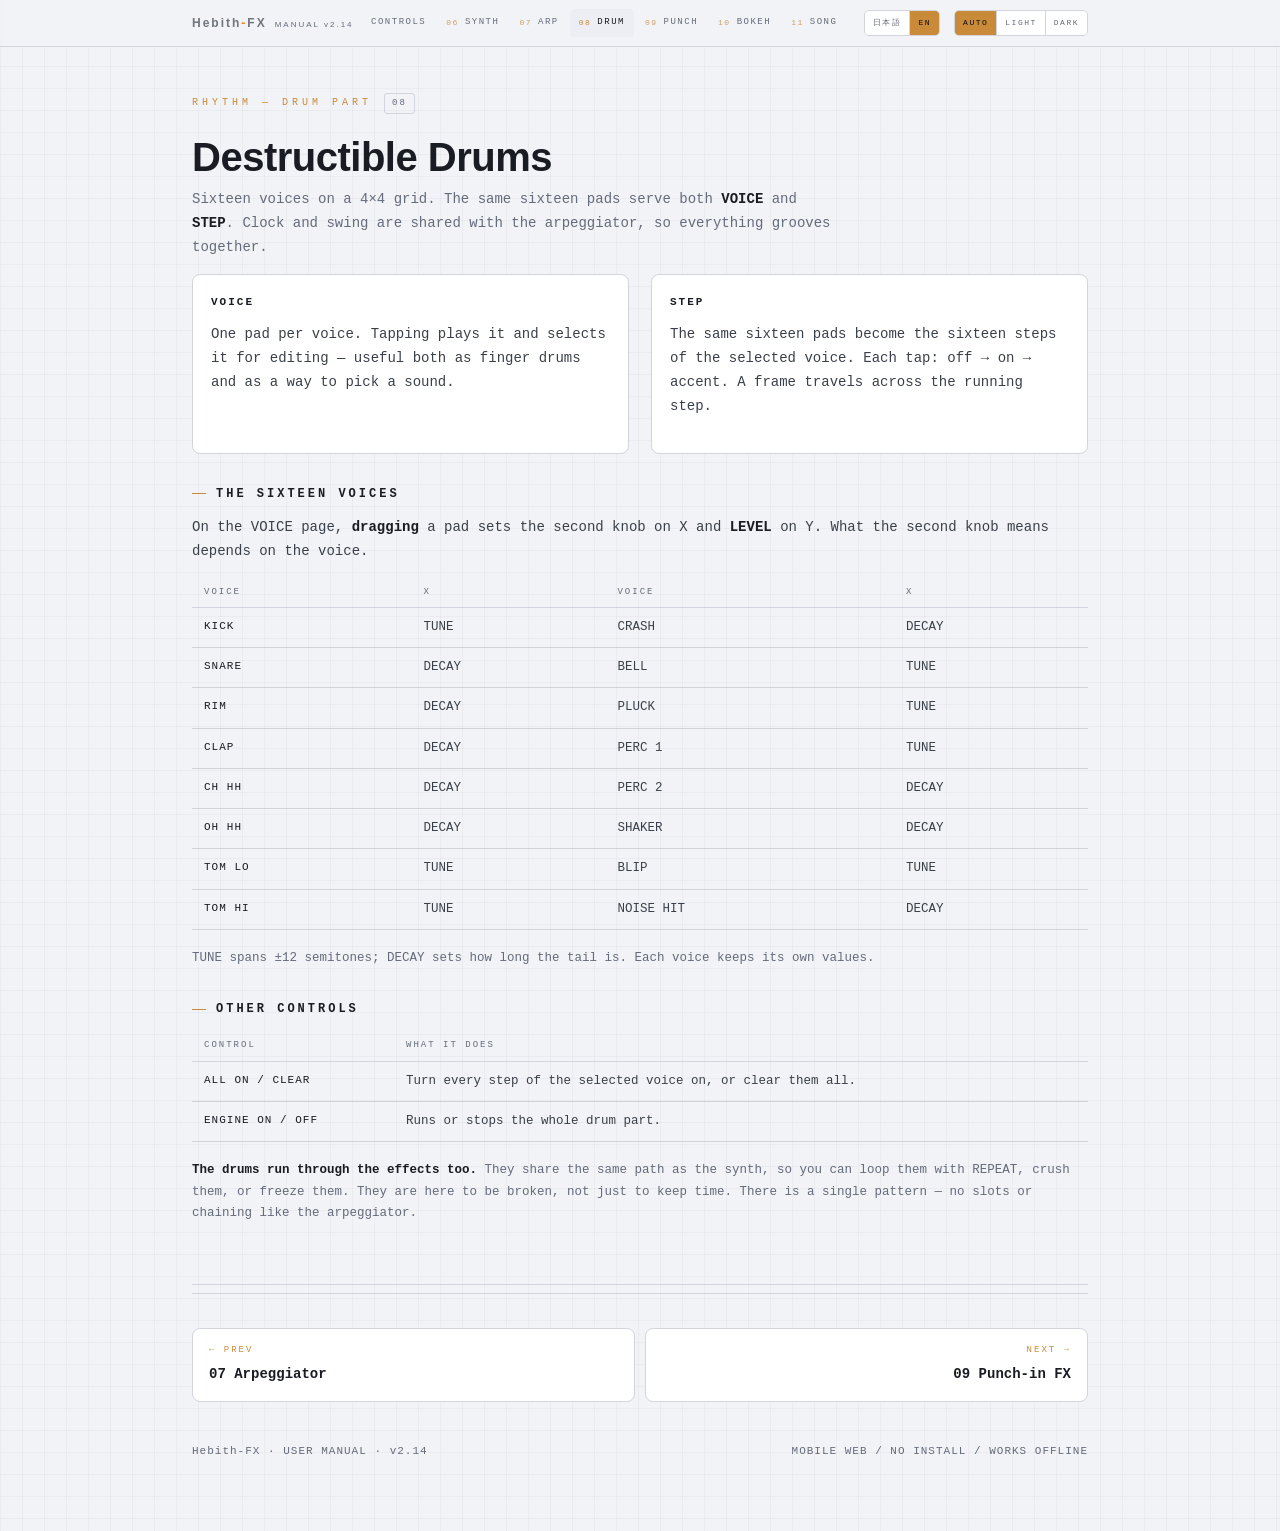
<file: manual/08-drum.html>
<!DOCTYPE html>
<html lang="ja" data-lang="ja">
<head>
<meta charset="UTF-8">
<meta name="viewport" content="width=device-width, initial-scale=1, viewport-fit=cover">
<title>Destructible Drums — Hebith-FX — User Manual</title>
<meta name="description" content="16 ボイスの 4×4 パッド。VOICE と STEP で使い分ける。 / Sixteen voices on a 4×4 grid, shared between VOICE and STEP.">
<link rel="stylesheet" href="assets/manual.css">
<script>
/* 言語とテーマを描画前に確定させる(ちらつき防止)。UI 側は assets/manual.js。 */
(function(){var d=document.documentElement;try{
var l=localStorage.getItem('hebith-manual-lang');
if(l!=='ja'&&l!=='en') l=(navigator.language||'ja').toLowerCase().indexOf('ja')===0?'ja':'en';
d.setAttribute('data-lang',l); d.setAttribute('lang',l);
var t=localStorage.getItem('hebith-manual-theme');
if(t==='light'||t==='dark') d.setAttribute('data-theme',t);
}catch(e){}})();
</script>
</head>
<body>

<div class="bar-top">
  <div class="bar-in">
    <a class="bar-brand disp" href="index.html">Hebith<b>-</b>FX<span class="rev-no">MANUAL v2.14</span></a>
    <nav class="pagenav" aria-label="ページ">
      <a href="index.html"><span class="no">00</span><span class="label ja">目次</span><span class="label en">Index</span></a>
      <a href="01-about.html"><span class="no">01</span><span class="label ja">Hebith-FX</span><span class="label en">About</span></a>
      <a href="02-first.html"><span class="no">02</span><span class="label ja">最初の一音</span><span class="label en">First Sound</span></a>
      <a href="03-start.html"><span class="no">03</span><span class="label ja">はじめに</span><span class="label en">Start</span></a>
      <a href="04-map.html"><span class="no">04</span><span class="label ja">画面</span><span class="label en">Screen</span></a>
      <a href="05-touch.html"><span class="no">05</span><span class="label ja">操作</span><span class="label en">Controls</span></a>
      <a href="06-synth.html"><span class="no">06</span><span class="label ja">SYNTH</span><span class="label en">SYNTH</span></a>
      <a href="07-arp.html"><span class="no">07</span><span class="label ja">ARP</span><span class="label en">ARP</span></a>
      <a href="08-drum.html" aria-current="page"><span class="no">08</span><span class="label ja">DRUM</span><span class="label en">DRUM</span></a>
      <a href="09-punch.html"><span class="no">09</span><span class="label ja">PUNCH</span><span class="label en">PUNCH</span></a>
      <a href="10-bokeh.html"><span class="no">10</span><span class="label ja">BOKEH</span><span class="label en">BOKEH</span></a>
      <a href="11-song.html"><span class="no">11</span><span class="label ja">保存</span><span class="label en">Songs</span></a>
      <a href="12-trouble.html"><span class="no">12</span><span class="label ja">困ったとき</span><span class="label en">Trouble</span></a>
    </nav>
    <span class="bar-spacer"></span>
    <div class="lang" role="group" aria-label="Language"></div>
    <div class="theme" role="group" aria-label="テーマ切替"></div>
  </div>
</div>

<div class="wrap" id="top">
  <section id="drum">
<div class="eyebrow">Rhythm — Drum Part <span class="ref">08</span></div>
<h2 class="disp">Destructible Drums</h2>

<p class="lede ja">16 のボイスを 4×4 のパッドに載せてあります。同じ 16 枚を <b>VOICE</b> と <b>STEP</b> で使い分けます。
  クロックとハネは ARP と共有するので、全体が同じようにハネます。</p>
<p class="lede en">Sixteen voices on a 4×4 grid. The same sixteen pads serve both <b>VOICE</b> and <b>STEP</b>.
  Clock and swing are shared with the arpeggiator, so everything grooves together.</p>

<div class="cols">
  <div class="card">
    <h4>VOICE</h4>
    <p class="ja">パッドがボイスに 1 対 1 で対応します。タップするとその場で鳴り、同時に編集対象として選ばれます。
      指ドラムとしても、音を選ぶ操作としても使えます。</p>
    <p class="en">One pad per voice. Tapping plays it and selects it for editing —
      useful both as finger drums and as a way to pick a sound.</p>
  </div>
  <div class="card">
    <h4>STEP</h4>
    <p class="ja">同じ 16 枚が、選んだボイスの 16 ステップに変わります。タップごとに
      鳴らさない → 鳴らす → 強く鳴らす、と変わります。走っている位置には枠が回ります。</p>
    <p class="en">The same sixteen pads become the sixteen steps of the selected voice.
      Each tap: off → on → accent. A frame travels across the running step.</p>
  </div>
</div>

<h3><span class="ja">16 のボイス</span><span class="en">The sixteen voices</span></h3>
<p class="ja">VOICE ページでパッドを<b>なぞる</b>と、X が第 2 ノブ、Y が <b>LEVEL</b> になります。
  第 2 ノブの意味はボイスの性格で変わります。</p>
<p class="en">On the VOICE page, <b>dragging</b> a pad sets the second knob on X and <b>LEVEL</b> on Y.
  What the second knob means depends on the voice.</p>
<div class="tw">
  <table class="tbl">
    <thead><tr>
      <th><span class="ja">ボイス</span><span class="en">Voice</span></th>
      <th>X</th>
      <th><span class="ja">ボイス</span><span class="en">Voice</span></th>
      <th>X</th>
    </tr></thead>
    <tbody>
      <tr><td>KICK</td><td>TUNE</td><td>CRASH</td><td>DECAY</td></tr>
      <tr><td>SNARE</td><td>DECAY</td><td>BELL</td><td>TUNE</td></tr>
      <tr><td>RIM</td><td>DECAY</td><td>PLUCK</td><td>TUNE</td></tr>
      <tr><td>CLAP</td><td>DECAY</td><td>PERC 1</td><td>TUNE</td></tr>
      <tr><td>CH HH</td><td>DECAY</td><td>PERC 2</td><td>DECAY</td></tr>
      <tr><td>OH HH</td><td>DECAY</td><td>SHAKER</td><td>DECAY</td></tr>
      <tr><td>TOM LO</td><td>TUNE</td><td>BLIP</td><td>TUNE</td></tr>
      <tr><td>TOM HI</td><td>TUNE</td><td>NOISE HIT</td><td>DECAY</td></tr>
    </tbody>
  </table>
</div>
<p class="note ja">TUNE は ±12 半音、DECAY は減衰の長さです。値はボイスごとに別々に保たれます。</p>
<p class="note en">TUNE spans ±12 semitones; DECAY sets how long the tail is. Each voice keeps its own values.</p>

<h3><span class="ja">その他の操作</span><span class="en">Other controls</span></h3>
<div class="tw">
  <table class="tbl">
    <thead><tr>
      <th><span class="ja">操作子</span><span class="en">Control</span></th>
      <th><span class="ja">内容</span><span class="en">What it does</span></th>
    </tr></thead>
    <tbody>
      <tr><td>ALL ON / CLEAR</td>
        <td><span class="ja">選んでいるボイスの 16 ステップを、全部鳴らす状態にする / 全部消す、の 2 つです。</span>
            <span class="en">Turn every step of the selected voice on, or clear them all.</span></td></tr>
      <tr><td>ENGINE ON / OFF</td>
        <td><span class="ja">ドラム全体の走行を切り替えます。</span><span class="en">Runs or stops the whole drum part.</span></td></tr>
    </tbody>
  </table>
</div>

<p class="note ja"><b>ドラムもエフェクトの対象です。</b>シンセと同じ経路に流し込んであるので、
  REPEAT でループさせ、CRUSH で潰し、FREEZE で止められます。正確に刻むためではなく、刻んだものを壊すために置いてあります。
  パターンは 1 つで、ARP のようなスロットやチェインは持ちません。</p>
<p class="note en"><b>The drums run through the effects too.</b> They share the same path as the synth,
  so you can loop them with REPEAT, crush them, or freeze them. They are here to be broken, not just to keep time.
  There is a single pattern — no slots or chaining like the arpeggiator.</p>
  </section>

  <nav class="pager" aria-label="前後のページ">
    <a class="prev" href="07-arp.html">
      <div class="dir"><span class="x ja">← 前</span><span class="x en">← Prev</span></div>
      <div class="ttl">07 <span class="x ja">Arpeggiator</span><span class="x en">Arpeggiator</span></div>
    </a>
    <a class="next" href="09-punch.html">
      <div class="dir"><span class="x ja">次 →</span><span class="x en">Next →</span></div>
      <div class="ttl">09 <span class="x ja">Punch-in FX</span><span class="x en">Punch-in FX</span></div>
    </a>
  </nav>

  <footer>
    <div class="fl">
      <span>Hebith-FX · USER MANUAL · v2.14</span>
      <span class="ja">モバイル Web / インストール不要 / オフライン動作</span>
      <span class="en">MOBILE WEB / NO INSTALL / WORKS OFFLINE</span>
    </div>
  </footer>

</div>
<script src="assets/manual.js" defer></script>
</body>
</html>
</file>
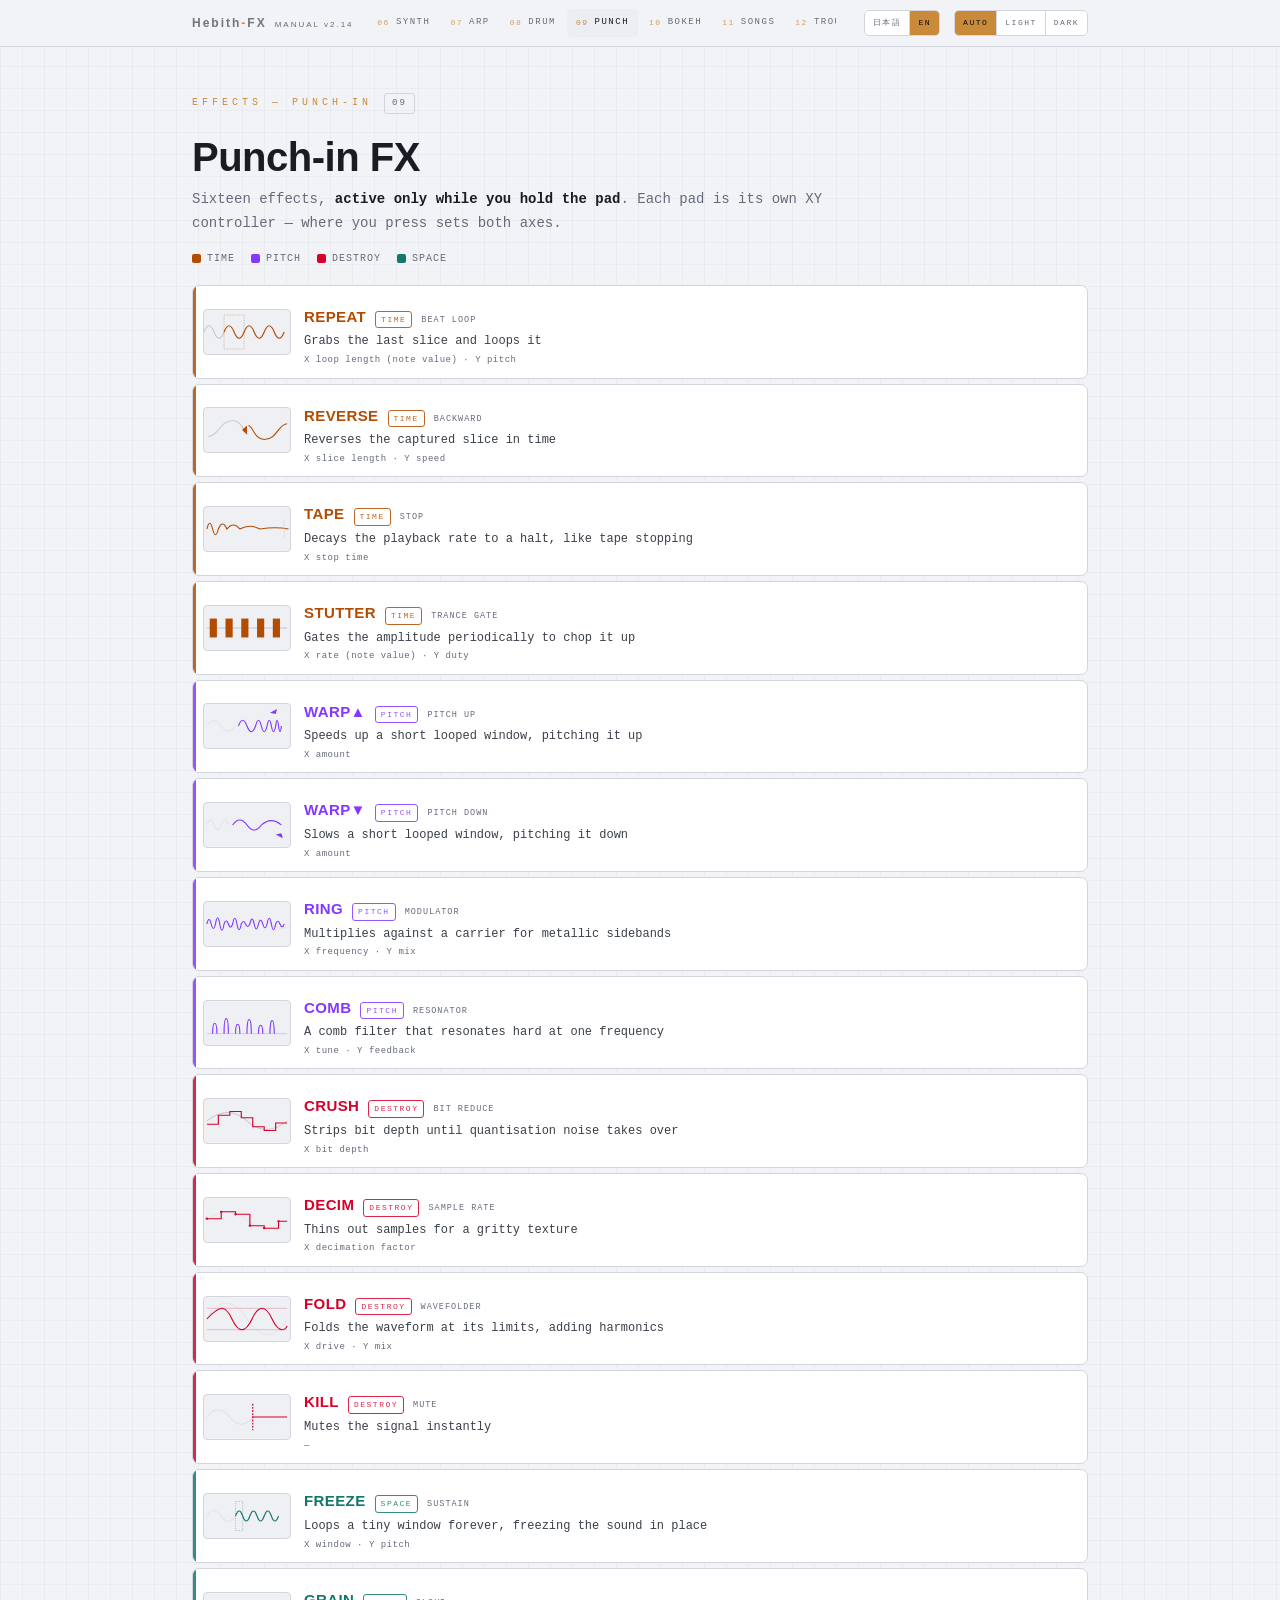
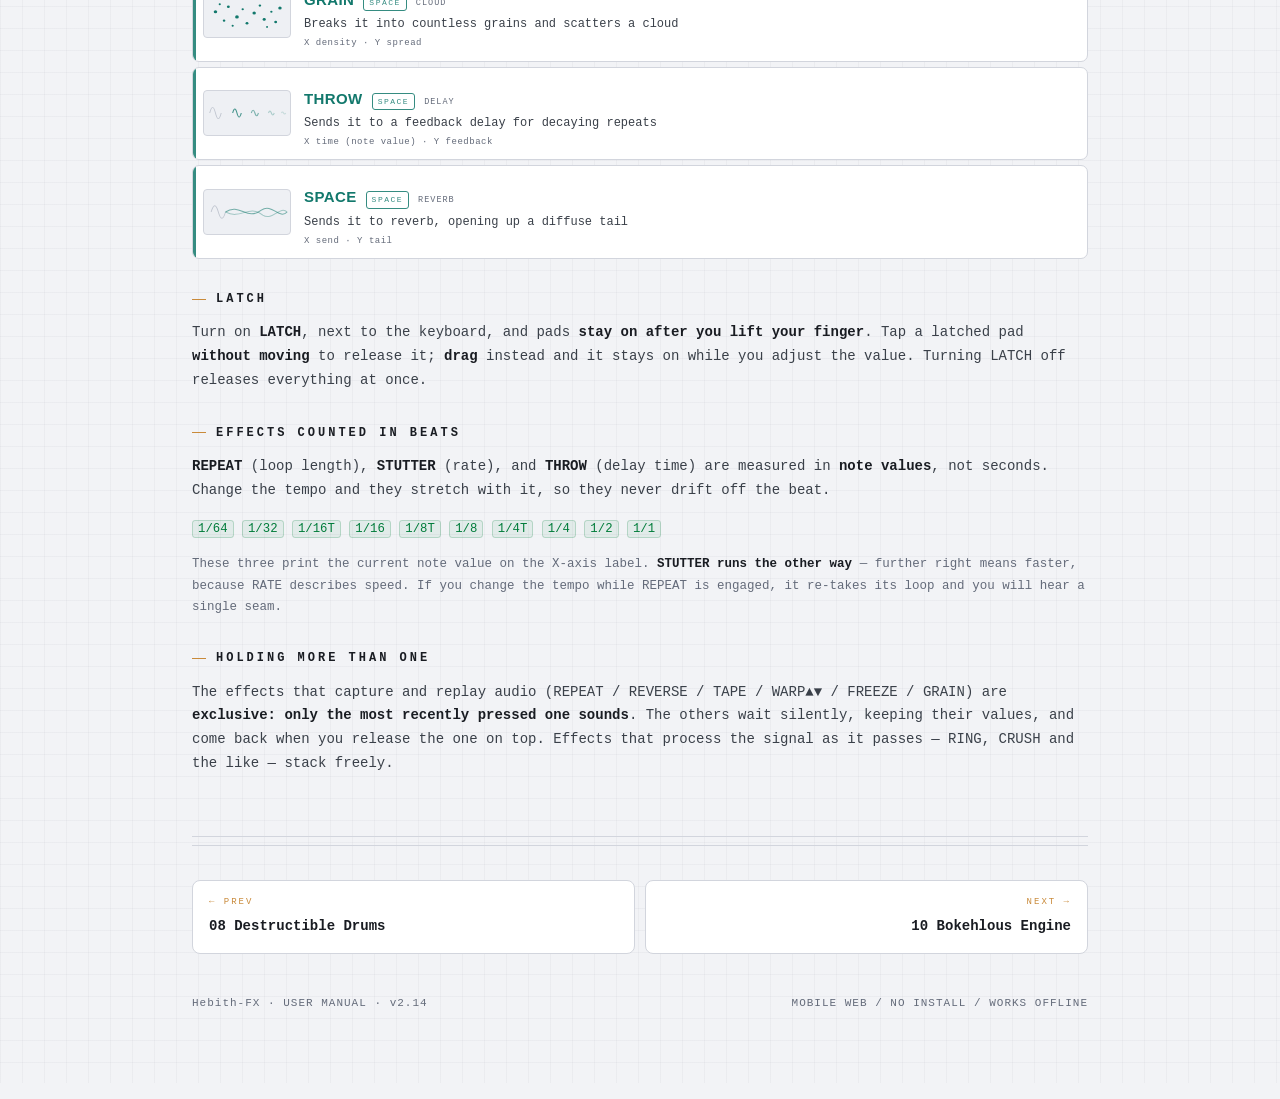
<file: manual/09-punch.html>
<!DOCTYPE html>
<html lang="ja" data-lang="ja">
<head>
<meta charset="UTF-8">
<meta name="viewport" content="width=device-width, initial-scale=1, viewport-fit=cover">
<title>Punch-in FX — Hebith-FX — User Manual</title>
<meta name="description" content="16 種のエフェクト。LATCH、音価指定、重ねたときの振る舞い。 / Sixteen effects. Latching, note-value timing, and how they stack.">
<link rel="stylesheet" href="assets/manual.css">
<script>
/* 言語とテーマを描画前に確定させる(ちらつき防止)。UI 側は assets/manual.js。 */
(function(){var d=document.documentElement;try{
var l=localStorage.getItem('hebith-manual-lang');
if(l!=='ja'&&l!=='en') l=(navigator.language||'ja').toLowerCase().indexOf('ja')===0?'ja':'en';
d.setAttribute('data-lang',l); d.setAttribute('lang',l);
var t=localStorage.getItem('hebith-manual-theme');
if(t==='light'||t==='dark') d.setAttribute('data-theme',t);
}catch(e){}})();
</script>
</head>
<body>

<div class="bar-top">
  <div class="bar-in">
    <a class="bar-brand disp" href="index.html">Hebith<b>-</b>FX<span class="rev-no">MANUAL v2.14</span></a>
    <nav class="pagenav" aria-label="ページ">
      <a href="index.html"><span class="no">00</span><span class="label ja">目次</span><span class="label en">Index</span></a>
      <a href="01-about.html"><span class="no">01</span><span class="label ja">Hebith-FX</span><span class="label en">About</span></a>
      <a href="02-first.html"><span class="no">02</span><span class="label ja">最初の一音</span><span class="label en">First Sound</span></a>
      <a href="03-start.html"><span class="no">03</span><span class="label ja">はじめに</span><span class="label en">Start</span></a>
      <a href="04-map.html"><span class="no">04</span><span class="label ja">画面</span><span class="label en">Screen</span></a>
      <a href="05-touch.html"><span class="no">05</span><span class="label ja">操作</span><span class="label en">Controls</span></a>
      <a href="06-synth.html"><span class="no">06</span><span class="label ja">SYNTH</span><span class="label en">SYNTH</span></a>
      <a href="07-arp.html"><span class="no">07</span><span class="label ja">ARP</span><span class="label en">ARP</span></a>
      <a href="08-drum.html"><span class="no">08</span><span class="label ja">DRUM</span><span class="label en">DRUM</span></a>
      <a href="09-punch.html" aria-current="page"><span class="no">09</span><span class="label ja">PUNCH</span><span class="label en">PUNCH</span></a>
      <a href="10-bokeh.html"><span class="no">10</span><span class="label ja">BOKEH</span><span class="label en">BOKEH</span></a>
      <a href="11-song.html"><span class="no">11</span><span class="label ja">保存</span><span class="label en">Songs</span></a>
      <a href="12-trouble.html"><span class="no">12</span><span class="label ja">困ったとき</span><span class="label en">Trouble</span></a>
    </nav>
    <span class="bar-spacer"></span>
    <div class="lang" role="group" aria-label="Language"></div>
    <div class="theme" role="group" aria-label="テーマ切替"></div>
  </div>
</div>

<div class="wrap" id="top">
  <section id="punch">
<div class="eyebrow">Effects — Punch-in <span class="ref">09</span></div>
<h2 class="disp">Punch-in FX</h2>

<p class="lede ja">16 種のエフェクトです。<b>押している間だけ掛かります</b>。
  パッド自身が XY コントローラを兼ねていて、押した場所がそのまま二軸の値になります。</p>
<p class="lede en">Sixteen effects, <b>active only while you hold the pad</b>.
  Each pad is its own XY controller — where you press sets both axes.</p>

<div class="legend">
  <span><i class="b-time"></i><span class="ja">TIME 時間</span><span class="en">TIME</span></span>
  <span><i class="b-pitch"></i><span class="ja">PITCH 音程</span><span class="en">PITCH</span></span>
  <span><i class="b-dest"></i><span class="ja">DESTROY 破壊</span><span class="en">DESTROY</span></span>
  <span><i class="b-space"></i><span class="ja">SPACE 空間</span><span class="en">SPACE</span></span>
</div>

<div class="fxlist">
      <div class="fxrow time">
        <svg class="thumb" viewBox="0 0 120 70" preserveAspectRatio="none"><path class="in" d="M0,35 Q7,15 14,35 T28,35"/><path class="out" d="M28,35 Q35,15 42,35 T56,35 M56,35 Q63,15 70,35 T84,35 M84,35 Q91,15 98,35 T112,35"/><rect x="28" y="8" width="28" height="54" fill="none" stroke="currentColor" stroke-width="1" stroke-dasharray="2 2" opacity=".5"/></svg>
        <div class="body">
          <div class="top"><span class="nm disp">REPEAT</span><span class="cat">TIME</span><span class="sub">BEAT LOOP</span></div>
          <div class="desc"><span class="ja">直前の1区間を掴んで反復再生する</span><span class="en">Grabs the last slice and loops it</span></div>
          <div class="xyl"><span class="ja">X ループ長(音価) · Y ピッチ</span><span class="en">X loop length (note value) · Y pitch</span></div>
        </div>
      </div>
      <div class="fxrow time">
        <svg class="thumb" viewBox="0 0 120 70" preserveAspectRatio="none"><path class="in" d="M6,45 C20,45 22,20 40,20 C54,20 56,42 62,42"/><path class="out" d="M62,28 C68,28 70,50 84,50 C102,50 104,25 116,25"/><path class="outf" d="M60,42 l0,-14 l-7,7 z"/></svg>
        <div class="body">
          <div class="top"><span class="nm disp">REVERSE</span><span class="cat">TIME</span><span class="sub">BACKWARD</span></div>
          <div class="desc"><span class="ja">捕捉した区間を時間反転して逆再生する</span><span class="en">Reverses the captured slice in time</span></div>
          <div class="xyl"><span class="ja">X 区間長 · Y 速度</span><span class="en">X slice length · Y speed</span></div>
        </div>
      </div>
      <div class="fxrow time">
        <svg class="thumb" viewBox="0 0 120 70" preserveAspectRatio="none"><path class="out" d="M4,35 q4,-18 8,0 t8,0 q6,-16 12,0 q9,-13 18,0 q14,-9 28,0 q22,-4 40,0"/><line class="axis" x1="112" y1="20" x2="112" y2="50"/></svg>
        <div class="body">
          <div class="top"><span class="nm disp">TAPE</span><span class="cat">TIME</span><span class="sub">STOP</span></div>
          <div class="desc"><span class="ja">再生レートを指数減衰させ、テープのように停止する</span><span class="en">Decays the playback rate to a halt, like tape stopping</span></div>
          <div class="xyl"><span class="ja">X 停止時間</span><span class="en">X stop time</span></div>
        </div>
      </div>
      <div class="fxrow time">
        <svg class="thumb" viewBox="0 0 120 70" preserveAspectRatio="none"><path class="in" d="M4,35 H116"/><g class="outf"><rect x="8" y="20" width="10" height="30"/><rect x="30" y="20" width="10" height="30"/><rect x="52" y="20" width="10" height="30"/><rect x="74" y="20" width="10" height="30"/><rect x="96" y="20" width="10" height="30"/></g></svg>
        <div class="body">
          <div class="top"><span class="nm disp">STUTTER</span><span class="cat">TIME</span><span class="sub">TRANCE GATE</span></div>
          <div class="desc"><span class="ja">振幅を周期的にゲートして刻む</span><span class="en">Gates the amplitude periodically to chop it up</span></div>
          <div class="xyl"><span class="ja">X レート(音価) · Y デューティ</span><span class="en">X rate (note value) · Y duty</span></div>
        </div>
      </div>
      <div class="fxrow pitch">
        <svg class="thumb" viewBox="0 0 120 70" preserveAspectRatio="none"><path class="in" d="M4,35 q10,-16 20,0 t20,0" opacity=".3"/><path class="out" d="M48,35 q6,-18 12,0 t12,0 q4,-18 8,0 t8,0 q3,-18 6,0 t6,0 q2,-18 4,0 t4,0"/><path class="outf" d="M92,14 l10,-6 l-2,8 z"/></svg>
        <div class="body">
          <div class="top"><span class="nm disp">WARP▲</span><span class="cat">PITCH</span><span class="sub">PITCH UP</span></div>
          <div class="desc"><span class="ja">短窓ループの再生レートを上げ、音程を上昇させる</span><span class="en">Speeds up a short looped window, pitching it up</span></div>
          <div class="xyl"><span class="ja">X 倍率</span><span class="en">X amount</span></div>
        </div>
      </div>
      <div class="fxrow pitch">
        <svg class="thumb" viewBox="0 0 120 70" preserveAspectRatio="none"><path class="in" d="M4,35 q5,-16 10,0 t10,0 t10,0" opacity=".3"/><path class="out" d="M40,35 q10,-16 20,0 t20,0 q14,-14 28,0"/><path class="outf" d="M100,50 l10,6 l-2,-8 z"/></svg>
        <div class="body">
          <div class="top"><span class="nm disp">WARP▼</span><span class="cat">PITCH</span><span class="sub">PITCH DOWN</span></div>
          <div class="desc"><span class="ja">短窓ループの再生レートを下げ、音程を下降させる</span><span class="en">Slows a short looped window, pitching it down</span></div>
          <div class="xyl"><span class="ja">X 倍率</span><span class="en">X amount</span></div>
        </div>
      </div>
      <div class="fxrow pitch">
        <svg class="thumb" viewBox="0 0 120 70" preserveAspectRatio="none"><path class="in" d="M4,35 q15,-14 30,0 t30,0 t30,0 t30,0" opacity=".3"/><path class="out" d="M4,35 q3,-14 6,0 q3,14 6,0 q3,-20 6,0 q3,20 6,0 q3,-10 6,0 q3,10 6,0 q3,-18 6,0 q3,18 6,0 q3,-8 6,0 q3,8 6,0 q3,-16 6,0 q3,16 6,0 q3,-12 6,0 q3,12 6,0 q3,-18 6,0 q3,18 6,0 q3,-9 6,0 q3,9 6,0"/></svg>
        <div class="body">
          <div class="top"><span class="nm disp">RING</span><span class="cat">PITCH</span><span class="sub">MODULATOR</span></div>
          <div class="desc"><span class="ja">キャリアと掛け合わせ、金属的な側波帯を生む</span><span class="en">Multiplies against a carrier for metallic sidebands</span></div>
          <div class="xyl"><span class="ja">X 周波数 · Y ミックス</span><span class="en">X frequency · Y mix</span></div>
        </div>
      </div>
      <div class="fxrow pitch">
        <svg class="thumb" viewBox="0 0 120 70" preserveAspectRatio="none"><line class="dim" x1="4" y1="52" x2="116" y2="52"/><g class="out"><path d="M12,52 C12,30 18,30 18,52"/><path d="M28,52 C28,20 34,20 34,52"/><path d="M44,52 C44,32 50,32 50,52"/><path d="M60,52 C60,22 66,22 66,52"/><path d="M76,52 C76,34 82,34 82,52"/><path d="M92,52 C92,24 98,24 98,52"/></g></svg>
        <div class="body">
          <div class="top"><span class="nm disp">COMB</span><span class="cat">PITCH</span><span class="sub">RESONATOR</span></div>
          <div class="desc"><span class="ja">櫛形フィルタで特定周波数を強く共鳴させる</span><span class="en">A comb filter that resonates hard at one frequency</span></div>
          <div class="xyl"><span class="ja">X チューン · Y FB</span><span class="en">X tune · Y feedback</span></div>
        </div>
      </div>
      <div class="fxrow dest">
        <svg class="thumb" viewBox="0 0 120 70" preserveAspectRatio="none"><path class="in" d="M4,35 Q34,8 60,35 T116,35"/><path class="out" d="M4,40 H20 V26 H36 V20 H52 V30 H68 V44 H84 V50 H100 V38 H116"/></svg>
        <div class="body">
          <div class="top"><span class="nm disp">CRUSH</span><span class="cat">DESTROY</span><span class="sub">BIT REDUCE</span></div>
          <div class="desc"><span class="ja">ビット深度を削り、量子化ノイズで荒らす</span><span class="en">Strips bit depth until quantisation noise takes over</span></div>
          <div class="xyl"><span class="ja">X ビット数</span><span class="en">X bit depth</span></div>
        </div>
      </div>
      <div class="fxrow dest">
        <svg class="thumb" viewBox="0 0 120 70" preserveAspectRatio="none"><path class="in" d="M4,35 Q34,10 60,35 T116,35" opacity=".3"/><path class="out" d="M4,33 H24 V22 H44 V26 H64 V44 H84 V48 H104 V37 H116"/><g class="outf"><circle cx="4" cy="33" r="1.8"/><circle cx="24" cy="22" r="1.8"/><circle cx="44" cy="26" r="1.8"/><circle cx="64" cy="44" r="1.8"/><circle cx="84" cy="48" r="1.8"/><circle cx="104" cy="37" r="1.8"/></g></svg>
        <div class="body">
          <div class="top"><span class="nm disp">DECIM</span><span class="cat">DESTROY</span><span class="sub">SAMPLE RATE</span></div>
          <div class="desc"><span class="ja">サンプルを間引き、ザラついた質感にする</span><span class="en">Thins out samples for a gritty texture</span></div>
          <div class="xyl"><span class="ja">X 間引き率</span><span class="en">X decimation factor</span></div>
        </div>
      </div>
      <div class="fxrow dest">
        <svg class="thumb" viewBox="0 0 120 70" preserveAspectRatio="none"><line class="dim" x1="4" y1="18" x2="116" y2="18"/><line class="dim" x1="4" y1="52" x2="116" y2="52"/><path class="in" d="M4,35 Q30,-15 60,35 T116,35" opacity=".25"/><path class="out" d="M4,35 Q18,18 25,18 Q32,18 39,35 Q46,52 53,52 Q60,52 67,35 Q74,18 81,18 Q88,18 95,35 Q102,52 109,52 Q114,52 116,46"/></svg>
        <div class="body">
          <div class="top"><span class="nm disp">FOLD</span><span class="cat">DESTROY</span><span class="sub">WAVEFOLDER</span></div>
          <div class="desc"><span class="ja">上下限で波形を折り返し、倍音を足す</span><span class="en">Folds the waveform at its limits, adding harmonics</span></div>
          <div class="xyl"><span class="ja">X ドライブ · Y ミックス</span><span class="en">X drive · Y mix</span></div>
        </div>
      </div>
      <div class="fxrow dest">
        <svg class="thumb" viewBox="0 0 120 70" preserveAspectRatio="none"><path class="in" d="M4,35 Q20,12 36,35 T68,35" opacity=".4"/><line class="out" x1="68" y1="35" x2="116" y2="35"/><line class="out" x1="68" y1="14" x2="68" y2="56" stroke-dasharray="3 2"/></svg>
        <div class="body">
          <div class="top"><span class="nm disp">KILL</span><span class="cat">DESTROY</span><span class="sub">MUTE</span></div>
          <div class="desc"><span class="ja">信号を即座にミュートする</span><span class="en">Mutes the signal instantly</span></div>
          <div class="xyl"><span class="ja">—</span><span class="en">—</span></div>
        </div>
      </div>
      <div class="fxrow space">
        <svg class="thumb" viewBox="0 0 120 70" preserveAspectRatio="none"><path class="in" d="M4,35 Q14,18 24,35 T44,35" opacity=".35"/><path class="out" d="M44,35 q5,-16 10,0 t10,0 t10,0 t10,0 t10,0 t10,0"/><rect x="44" y="12" width="10" height="46" fill="none" stroke="currentColor" stroke-width="1" stroke-dasharray="2 2" opacity=".5"/></svg>
        <div class="body">
          <div class="top"><span class="nm disp">FREEZE</span><span class="cat">SPACE</span><span class="sub">SUSTAIN</span></div>
          <div class="desc"><span class="ja">極短窓を無限ループさせ、音を静止・持続させる</span><span class="en">Loops a tiny window forever, freezing the sound in place</span></div>
          <div class="xyl"><span class="ja">X 窓長 · Y ピッチ</span><span class="en">X window · Y pitch</span></div>
        </div>
      </div>
      <div class="fxrow space">
        <svg class="thumb" viewBox="0 0 120 70" preserveAspectRatio="none"><g class="outf"><circle cx="16" cy="30" r="2.4"/><circle cx="28" cy="44" r="1.8"/><circle cx="34" cy="22" r="2"/><circle cx="46" cy="38" r="2.6"/><circle cx="54" cy="26" r="1.6"/><circle cx="60" cy="48" r="2"/><circle cx="70" cy="32" r="2.4"/><circle cx="78" cy="20" r="1.8"/><circle cx="84" cy="42" r="2.2"/><circle cx="94" cy="30" r="1.6"/><circle cx="100" cy="46" r="2"/><circle cx="106" cy="24" r="2.4"/><circle cx="40" cy="52" r="1.5"/><circle cx="88" cy="54" r="1.4"/><circle cx="22" cy="18" r="1.5"/></g></svg>
        <div class="body">
          <div class="top"><span class="nm disp">GRAIN</span><span class="cat">SPACE</span><span class="sub">CLOUD</span></div>
          <div class="desc"><span class="ja">無数の Grain に分解して Grain Cloud を撒く</span><span class="en">Breaks it into countless grains and scatters a cloud</span></div>
          <div class="xyl"><span class="ja">X 密度 · Y 拡散</span><span class="en">X density · Y spread</span></div>
        </div>
      </div>
      <div class="fxrow space">
        <svg class="thumb" viewBox="0 0 120 70" preserveAspectRatio="none"><path class="in" d="M8,35 q4,-18 8,0 t8,0" stroke="currentColor"/><g class="out"><path d="M40,35 q3,-13 6,0 t6,0" opacity=".75"/><path d="M66,35 q2.5,-9 5,0 t5,0" opacity=".5"/><path d="M90,35 q2,-6 4,0 t4,0" opacity=".3"/><path d="M108,35 q1.5,-3 3,0 t3,0" opacity=".18"/></g></svg>
        <div class="body">
          <div class="top"><span class="nm disp">THROW</span><span class="cat">SPACE</span><span class="sub">DELAY</span></div>
          <div class="desc"><span class="ja">フィードバックディレイへ送り、減衰する反復を作る</span><span class="en">Sends it to a feedback delay for decaying repeats</span></div>
          <div class="xyl"><span class="ja">X 時間(音価) · Y FB</span><span class="en">X time (note value) · Y feedback</span></div>
        </div>
      </div>
      <div class="fxrow space">
        <svg class="thumb" viewBox="0 0 120 70" preserveAspectRatio="none"><path class="in" d="M10,35 q5,-20 10,0 t10,0" stroke="currentColor"/><path class="out" d="M30,35 C50,20 60,50 80,32 C95,20 105,48 116,35" opacity=".55"/><path class="out" d="M30,35 C52,48 62,22 82,40 C96,50 106,24 116,35" opacity=".35"/></svg>
        <div class="body">
          <div class="top"><span class="nm disp">SPACE</span><span class="cat">SPACE</span><span class="sub">REVERB</span></div>
          <div class="desc"><span class="ja">リバーブへ送り、拡散する残響を広げる</span><span class="en">Sends it to reverb, opening up a diffuse tail</span></div>
          <div class="xyl"><span class="ja">X センド · Y テイル</span><span class="en">X send · Y tail</span></div>
        </div>
      </div>
    </div>

<h3>LATCH</h3>
<p class="ja">鍵盤の隣の <b>LATCH</b> を点灯させると、パッドは<b>押しっぱなしにしなくても掛かり続けます</b>。
  掛かっているパッドをもう一度<b>動かさずに</b>タップすると解除され、<b>なぞると</b>解除せず値だけ変わります。
  LATCH を消すと、掛かっていたものは全部一度に外れます。</p>
<p class="en">Turn on <b>LATCH</b>, next to the keyboard, and pads <b>stay on after you lift your finger</b>.
  Tap a latched pad <b>without moving</b> to release it; <b>drag</b> instead and it stays on while you adjust the value.
  Turning LATCH off releases everything at once.</p>

<h3><span class="ja">拍で数えるエフェクト</span><span class="en">Effects counted in beats</span></h3>
<p class="ja"><b>REPEAT</b>(ループ長)・<b>STUTTER</b>(レート)・<b>THROW</b>(ディレイ時間)の 3 つは、
  時間を秒ではなく<b>音価</b>で持ちます。BPM を変えれば長さも一緒に伸び縮みするので、走っている曲から拍が外れません。</p>
<p class="en"><b>REPEAT</b> (loop length), <b>STUTTER</b> (rate), and <b>THROW</b> (delay time)
  are measured in <b>note values</b>, not seconds. Change the tempo and they stretch with it, so they never drift off the beat.</p>
<p><code>1/64</code> <code>1/32</code> <code>1/16T</code> <code>1/16</code> <code>1/8T</code>
   <code>1/8</code> <code>1/4T</code> <code>1/4</code> <code>1/2</code> <code>1/1</code></p>
<p class="note ja">この 3 つは、X 軸のラベルに今の音価が併記されます。<b>STUTTER だけは軸が逆</b>で、右へ行くほど速く刻みます —— RATE は速さを指す語だからです。
  演奏中に BPM を変えると、REPEAT は長さを取り直すため、継ぎ目が一度だけ鳴ります。</p>
<p class="note en">These three print the current note value on the X-axis label. <b>STUTTER runs the other way</b> —
  further right means faster, because RATE describes speed. If you change the tempo while REPEAT is engaged,
  it re-takes its loop and you will hear a single seam.</p>

<h3><span class="ja">重ねて押したとき</span><span class="en">Holding more than one</span></h3>
<p class="ja">音を掴んで加工する種類(REPEAT / REVERSE / TAPE / WARP▲▼ / FREEZE / GRAIN)は、
  <b>同時に押しても効くのは最後に押した 1 つだけ</b>です。下になったものは値を保ったまま黙って待ち、
  上のものを離すと戻ってきます。RING や CRUSH のように音を通しながら変える種類は、いくつでも重ねられます。</p>
<p class="en">The effects that capture and replay audio (REPEAT / REVERSE / TAPE / WARP▲▼ / FREEZE / GRAIN)
  are <b>exclusive: only the most recently pressed one sounds</b>. The others wait silently, keeping their values,
  and come back when you release the one on top. Effects that process the signal as it passes — RING, CRUSH and the like — stack freely.</p>
  </section>

  <nav class="pager" aria-label="前後のページ">
    <a class="prev" href="08-drum.html">
      <div class="dir"><span class="x ja">← 前</span><span class="x en">← Prev</span></div>
      <div class="ttl">08 <span class="x ja">Destructible Drums</span><span class="x en">Destructible Drums</span></div>
    </a>
    <a class="next" href="10-bokeh.html">
      <div class="dir"><span class="x ja">次 →</span><span class="x en">Next →</span></div>
      <div class="ttl">10 <span class="x ja">Bokehlous Engine</span><span class="x en">Bokehlous Engine</span></div>
    </a>
  </nav>

  <footer>
    <div class="fl">
      <span>Hebith-FX · USER MANUAL · v2.14</span>
      <span class="ja">モバイル Web / インストール不要 / オフライン動作</span>
      <span class="en">MOBILE WEB / NO INSTALL / WORKS OFFLINE</span>
    </div>
  </footer>

</div>
<script src="assets/manual.js" defer></script>
</body>
</html>
</file>
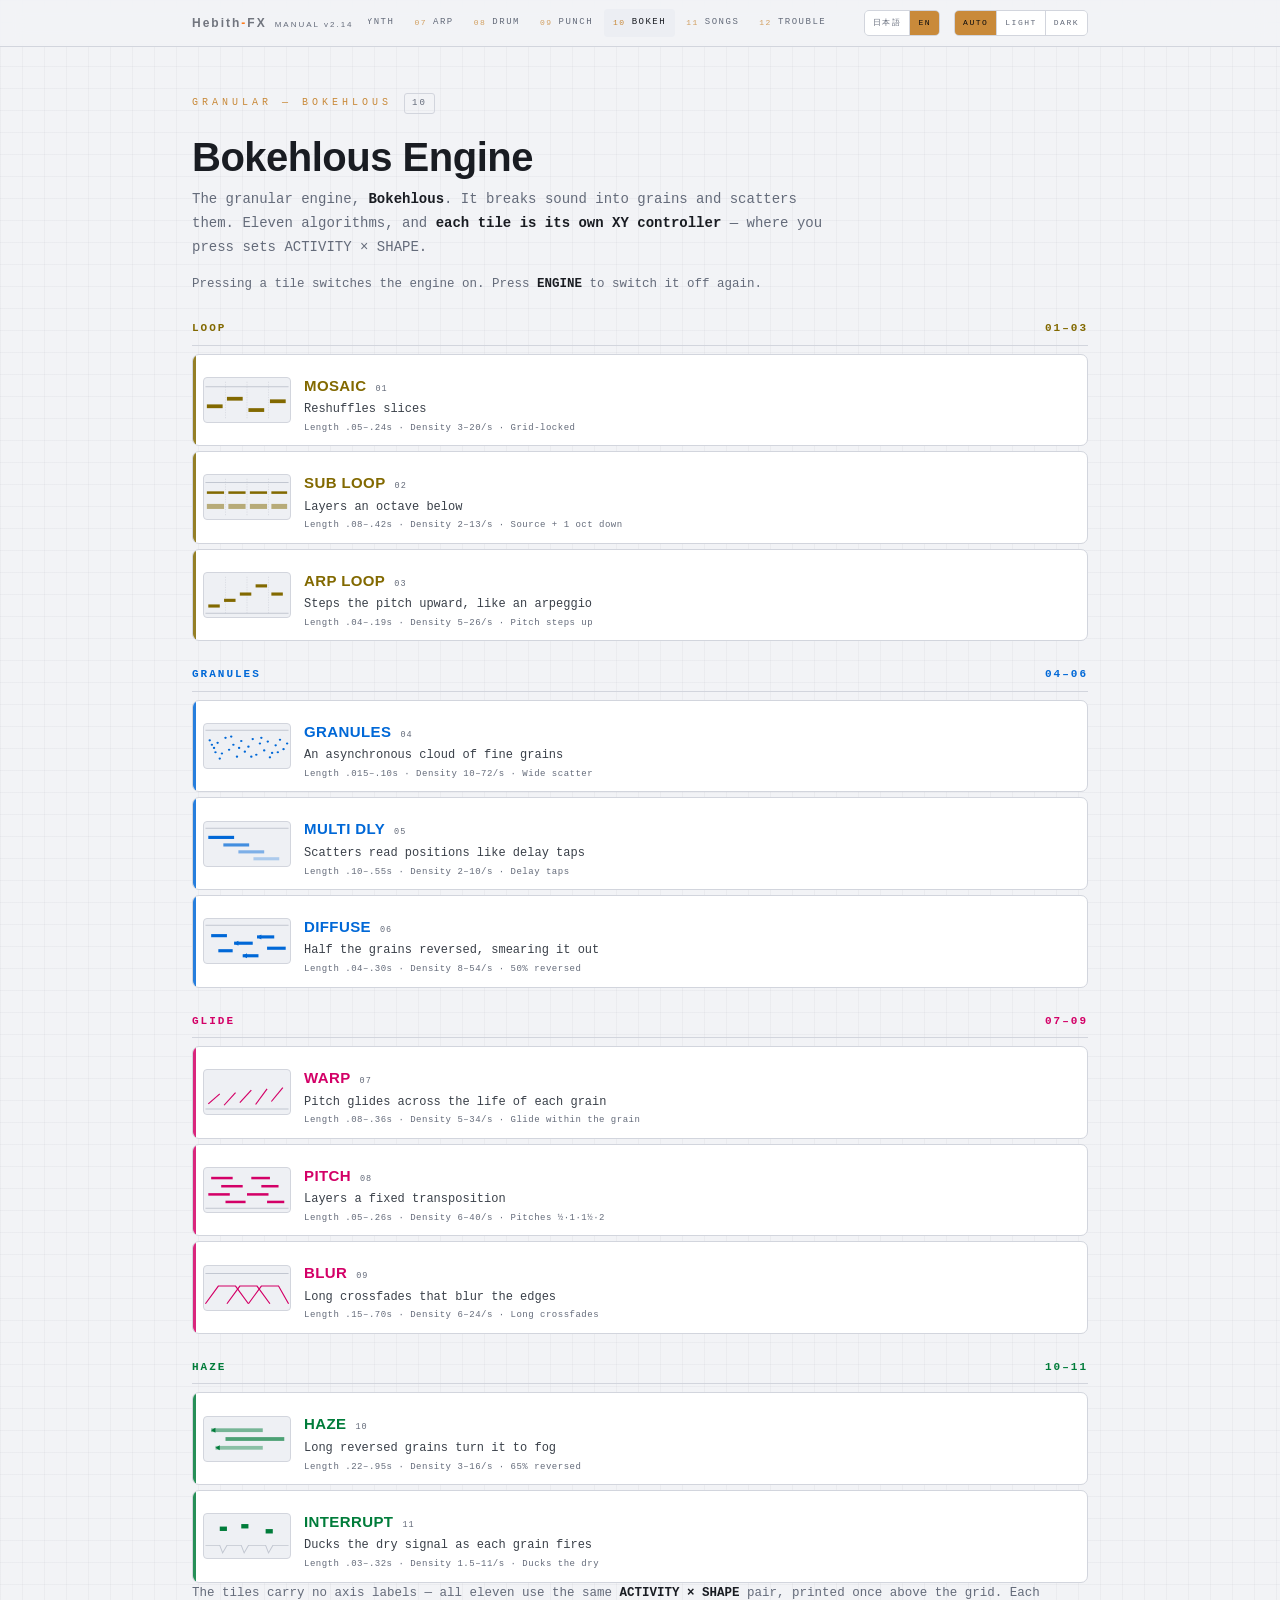
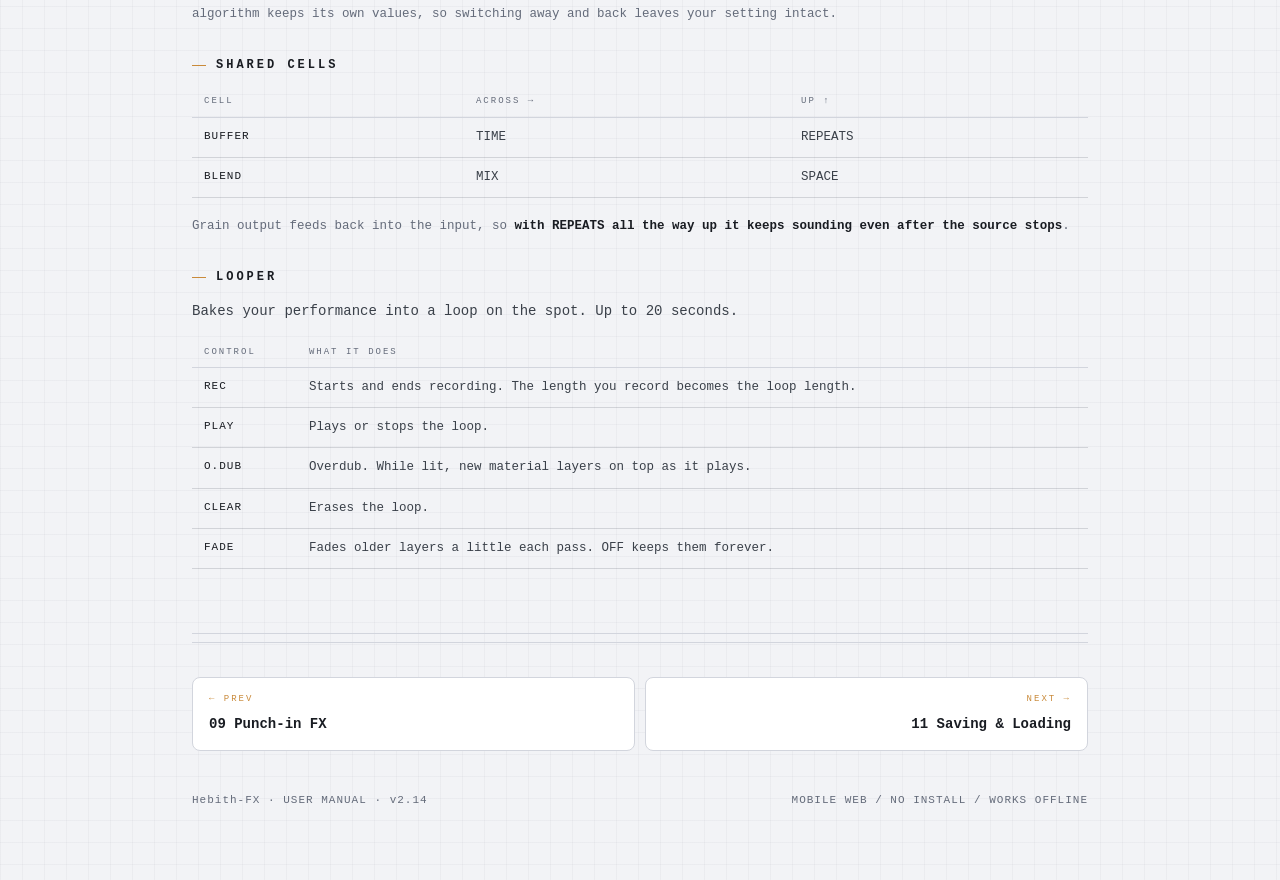
<file: manual/10-bokeh.html>
<!DOCTYPE html>
<html lang="ja" data-lang="ja">
<head>
<meta charset="UTF-8">
<meta name="viewport" content="width=device-width, initial-scale=1, viewport-fit=cover">
<title>Bokehlous Engine — Hebith-FX — User Manual</title>
<meta name="description" content="グラニュラーエンジンの 11 アルゴリズムと、ルーパー。 / Eleven granular algorithms, plus the looper.">
<link rel="stylesheet" href="assets/manual.css">
<script>
/* 言語とテーマを描画前に確定させる(ちらつき防止)。UI 側は assets/manual.js。 */
(function(){var d=document.documentElement;try{
var l=localStorage.getItem('hebith-manual-lang');
if(l!=='ja'&&l!=='en') l=(navigator.language||'ja').toLowerCase().indexOf('ja')===0?'ja':'en';
d.setAttribute('data-lang',l); d.setAttribute('lang',l);
var t=localStorage.getItem('hebith-manual-theme');
if(t==='light'||t==='dark') d.setAttribute('data-theme',t);
}catch(e){}})();
</script>
</head>
<body>

<div class="bar-top">
  <div class="bar-in">
    <a class="bar-brand disp" href="index.html">Hebith<b>-</b>FX<span class="rev-no">MANUAL v2.14</span></a>
    <nav class="pagenav" aria-label="ページ">
      <a href="index.html"><span class="no">00</span><span class="label ja">目次</span><span class="label en">Index</span></a>
      <a href="01-about.html"><span class="no">01</span><span class="label ja">Hebith-FX</span><span class="label en">About</span></a>
      <a href="02-first.html"><span class="no">02</span><span class="label ja">最初の一音</span><span class="label en">First Sound</span></a>
      <a href="03-start.html"><span class="no">03</span><span class="label ja">はじめに</span><span class="label en">Start</span></a>
      <a href="04-map.html"><span class="no">04</span><span class="label ja">画面</span><span class="label en">Screen</span></a>
      <a href="05-touch.html"><span class="no">05</span><span class="label ja">操作</span><span class="label en">Controls</span></a>
      <a href="06-synth.html"><span class="no">06</span><span class="label ja">SYNTH</span><span class="label en">SYNTH</span></a>
      <a href="07-arp.html"><span class="no">07</span><span class="label ja">ARP</span><span class="label en">ARP</span></a>
      <a href="08-drum.html"><span class="no">08</span><span class="label ja">DRUM</span><span class="label en">DRUM</span></a>
      <a href="09-punch.html"><span class="no">09</span><span class="label ja">PUNCH</span><span class="label en">PUNCH</span></a>
      <a href="10-bokeh.html" aria-current="page"><span class="no">10</span><span class="label ja">BOKEH</span><span class="label en">BOKEH</span></a>
      <a href="11-song.html"><span class="no">11</span><span class="label ja">保存</span><span class="label en">Songs</span></a>
      <a href="12-trouble.html"><span class="no">12</span><span class="label ja">困ったとき</span><span class="label en">Trouble</span></a>
    </nav>
    <span class="bar-spacer"></span>
    <div class="lang" role="group" aria-label="Language"></div>
    <div class="theme" role="group" aria-label="テーマ切替"></div>
  </div>
</div>

<div class="wrap" id="top">
  <section id="bokeh">
<div class="eyebrow">Granular — Bokehlous <span class="ref">10</span></div>
<h2 class="disp">Bokehlous Engine</h2>

<p class="lede ja">グラニュラーエンジン <b>Bokehlous</b>。音を細かい Grain に分けて撒き直します。
  11 のアルゴリズムがあり、<b>タイル自身が XY コントローラ</b>です —— 押した場所がそのまま ACTIVITY × SHAPE になります。</p>
<p class="lede en">The granular engine, <b>Bokehlous</b>. It breaks sound into grains and scatters them.
  Eleven algorithms, and <b>each tile is its own XY controller</b> — where you press sets ACTIVITY × SHAPE.</p>

<p class="note ja">タイルを押した瞬間にエンジンが ON になります。止めるときは <b>ENGINE</b> を押してください。</p>
<p class="note en">Pressing a tile switches the engine on. Press <b>ENGINE</b> to switch it off again.</p>

<div class="bankh k0"><span>LOOP</span><span>01–03</span></div>
    <div class="fxlist">
      <div class="fxrow k0">
        <svg class="thumb" viewBox="0 0 120 70" preserveAspectRatio="none"><g class="axis" stroke-dasharray="2 2"><line x1="30" y1="6" x2="30" y2="64"/><line x1="60" y1="6" x2="60" y2="64"/><line x1="90" y1="6" x2="90" y2="64"/></g><path class="in" d="M2,14 H118"/><g class="outf"><rect x="4" y="42" width="22" height="6"/><rect x="32" y="30" width="22" height="6"/><rect x="62" y="48" width="22" height="6"/><rect x="92" y="34" width="22" height="6"/></g></svg>
        <div class="body">
          <div class="top"><span class="nm disp">MOSAIC</span><span class="sub">01</span></div>
          <div class="desc"><span class="ja">スライスを並べ直す</span><span class="en">Reshuffles slices</span></div>
          <div class="xyl"><span class="ja">長さ .05–.24s · 密度 3–20/s · グリッド整列</span><span class="en">Length .05–.24s · Density 3–20/s · Grid-locked</span></div>
        </div>
      </div>
      <div class="fxrow k0">
        <svg class="thumb" viewBox="0 0 120 70" preserveAspectRatio="none"><g class="axis" stroke-dasharray="2 2"><line x1="30" y1="6" x2="30" y2="64"/><line x1="60" y1="6" x2="60" y2="64"/><line x1="90" y1="6" x2="90" y2="64"/></g><path class="in" d="M2,12 H118"/><g class="outf"><rect x="4" y="26" width="24" height="4"/><rect x="34" y="26" width="24" height="4"/><rect x="64" y="26" width="24" height="4"/><rect x="94" y="26" width="22" height="4"/></g><g class="outf" opacity=".5"><rect x="4" y="46" width="24" height="8"/><rect x="34" y="46" width="24" height="8"/><rect x="64" y="46" width="24" height="8"/><rect x="94" y="46" width="22" height="8"/></g></svg>
        <div class="body">
          <div class="top"><span class="nm disp">SUB LOOP</span><span class="sub">02</span></div>
          <div class="desc"><span class="ja">オクターブ下を重ねる</span><span class="en">Layers an octave below</span></div>
          <div class="xyl"><span class="ja">長さ .08–.42s · 密度 2–13/s · 原音 + 1oct 下</span><span class="en">Length .08–.42s · Density 2–13/s · Source + 1 oct down</span></div>
        </div>
      </div>
      <div class="fxrow k0">
        <svg class="thumb" viewBox="0 0 120 70" preserveAspectRatio="none"><g class="axis" stroke-dasharray="2 2"><line x1="30" y1="6" x2="30" y2="64"/><line x1="60" y1="6" x2="60" y2="64"/><line x1="90" y1="6" x2="90" y2="64"/></g><path class="in" d="M2,64 H118"/><g class="outf"><rect x="6" y="50" width="16" height="5"/><rect x="28" y="41" width="16" height="5"/><rect x="50" y="31" width="16" height="5"/><rect x="72" y="18" width="16" height="5"/><rect x="94" y="31" width="16" height="5"/></g></svg>
        <div class="body">
          <div class="top"><span class="nm disp">ARP LOOP</span><span class="sub">03</span></div>
          <div class="desc"><span class="ja">ピッチを順に送る(アルペジオ)</span><span class="en">Steps the pitch upward, like an arpeggio</span></div>
          <div class="xyl"><span class="ja">長さ .04–.19s · 密度 5–26/s · ピッチ順送り</span><span class="en">Length .04–.19s · Density 5–26/s · Pitch steps up</span></div>
        </div>
      </div>
    </div>
    <div class="bankh k1"><span>GRANULES</span><span>04–06</span></div>
    <div class="fxlist">
      <div class="fxrow k1">
        <svg class="thumb" viewBox="0 0 120 70" preserveAspectRatio="none"><path class="in" d="M2,10 H118"/><g class="outf"><circle cx="8" cy="26" r="1.7"/><circle cx="14" cy="38" r="1.7"/><circle cx="19" cy="30" r="1.7"/><circle cx="25" cy="47" r="1.7"/><circle cx="30" cy="22" r="1.7"/><circle cx="35" cy="41" r="1.7"/><circle cx="41" cy="33" r="1.7"/><circle cx="46" cy="52" r="1.7"/><circle cx="52" cy="27" r="1.7"/><circle cx="57" cy="44" r="1.7"/><circle cx="62" cy="36" r="1.7"/><circle cx="68" cy="24" r="1.7"/><circle cx="73" cy="49" r="1.7"/><circle cx="78" cy="31" r="1.7"/><circle cx="84" cy="42" r="1.7"/><circle cx="89" cy="28" r="1.7"/><circle cx="95" cy="46" r="1.7"/><circle cx="100" cy="34" r="1.7"/><circle cx="106" cy="25" r="1.7"/><circle cx="111" cy="40" r="1.7"/><circle cx="11" cy="33" r="1.7"/><circle cx="22" cy="55" r="1.7"/><circle cx="38" cy="20" r="1.7"/><circle cx="49" cy="38" r="1.7"/><circle cx="66" cy="52" r="1.7"/><circle cx="80" cy="22" r="1.7"/><circle cx="92" cy="53" r="1.7"/><circle cx="103" cy="45" r="1.7"/><circle cx="116" cy="31" r="1.7"/><circle cx="16" cy="45" r="1.7"/></g></svg>
        <div class="body">
          <div class="top"><span class="nm disp">GRANULES</span><span class="sub">04</span></div>
          <div class="desc"><span class="ja">同期しない細かい Grain Cloud</span><span class="en">An asynchronous cloud of fine grains</span></div>
          <div class="xyl"><span class="ja">長さ .015–.10s · 密度 10–72/s · 散らばり大</span><span class="en">Length .015–.10s · Density 10–72/s · Wide scatter</span></div>
        </div>
      </div>
      <div class="fxrow k1">
        <svg class="thumb" viewBox="0 0 120 70" preserveAspectRatio="none"><path class="in" d="M2,10 H118"/><g class="outf"><rect x="6" y="22" width="36" height="5"/><rect x="27" y="34" width="36" height="5" opacity=".72"/><rect x="48" y="45" width="36" height="5" opacity=".48"/><rect x="69" y="56" width="36" height="5" opacity=".28"/></g></svg>
        <div class="body">
          <div class="top"><span class="nm disp">MULTI DLY</span><span class="sub">05</span></div>
          <div class="desc"><span class="ja">読み出し位置を Delay Tap のように散らす</span><span class="en">Scatters read positions like delay taps</span></div>
          <div class="xyl"><span class="ja">長さ .10–.55s · 密度 2–10/s · Delay Tap</span><span class="en">Length .10–.55s · Density 2–10/s · Delay taps</span></div>
        </div>
      </div>
      <div class="fxrow k1">
        <svg class="thumb" viewBox="0 0 120 70" preserveAspectRatio="none"><path class="in" d="M2,10 H118"/><g class="outf"><rect x="10" y="24" width="22" height="5"/><rect x="42" y="36" width="26" height="5"/><rect x="20" y="48" width="20" height="5"/><rect x="74" y="26" width="24" height="5"/><rect x="88" y="44" width="26" height="5"/><rect x="54" y="56" width="22" height="5"/></g><g class="outf"><path d="M42,38.5 l6,-4 l0,8 z"/><path d="M74,28.5 l6,-4 l0,8 z"/><path d="M54,58.5 l6,-4 l0,8 z"/></g></svg>
        <div class="body">
          <div class="top"><span class="nm disp">DIFFUSE</span><span class="sub">06</span></div>
          <div class="desc"><span class="ja">半分を逆再生してにじませる</span><span class="en">Half the grains reversed, smearing it out</span></div>
          <div class="xyl"><span class="ja">長さ .04–.30s · 密度 8–54/s · 逆再生 50%</span><span class="en">Length .04–.30s · Density 8–54/s · 50% reversed</span></div>
        </div>
      </div>
    </div>
    <div class="bankh k2"><span>GLIDE</span><span>07–09</span></div>
    <div class="fxlist">
      <div class="fxrow k2">
        <svg class="thumb" viewBox="0 0 120 70" preserveAspectRatio="none"><path class="in" d="M2,62 H118"/><g class="out"><path d="M6,54 L22,38"/><path d="M28,56 L44,36"/><path d="M50,52 L66,32"/><path d="M72,55 L88,30"/><path d="M94,50 L110,28"/></g></svg>
        <div class="body">
          <div class="top"><span class="nm disp">WARP</span><span class="sub">07</span></div>
          <div class="desc"><span class="ja">Grain が鳴っている間にピッチが Glide する</span><span class="en">Pitch glides across the life of each grain</span></div>
          <div class="xyl"><span class="ja">長さ .08–.36s · 密度 5–34/s · Grain の中で Glide</span><span class="en">Length .08–.36s · Density 5–34/s · Glide within the grain</span></div>
        </div>
      </div>
      <div class="fxrow k2">
        <svg class="thumb" viewBox="0 0 120 70" preserveAspectRatio="none"><path class="in" d="M2,64 H118"/><g class="outf"><rect x="10" y="14" width="30" height="4"/><rect x="66" y="14" width="26" height="4"/><rect x="24" y="27" width="30" height="4"/><rect x="80" y="27" width="24" height="4"/><rect x="6" y="40" width="30" height="4"/><rect x="60" y="40" width="30" height="4"/><rect x="30" y="52" width="28" height="4"/><rect x="88" y="52" width="24" height="4"/></g></svg>
        <div class="body">
          <div class="top"><span class="nm disp">PITCH</span><span class="sub">08</span></div>
          <div class="desc"><span class="ja">決まった音程を重ねる</span><span class="en">Layers a fixed transposition</span></div>
          <div class="xyl"><span class="ja">長さ .05–.26s · 密度 6–40/s · 音程 ½·1·1½·2</span><span class="en">Length .05–.26s · Density 6–40/s · Pitches ½·1·1½·2</span></div>
        </div>
      </div>
      <div class="fxrow k2">
        <svg class="thumb" viewBox="0 0 120 70" preserveAspectRatio="none"><path class="in" d="M2,12 H118"/><g class="out"><path d="M2,60 L20,32 L44,32 L62,60"/><path d="M32,60 L50,32 L74,32 L92,60"/><path d="M62,60 L80,32 L104,32 L118,60"/></g></svg>
        <div class="body">
          <div class="top"><span class="nm disp">BLUR</span><span class="sub">09</span></div>
          <div class="desc"><span class="ja">長いクロスフェードでぼかす</span><span class="en">Long crossfades that blur the edges</span></div>
          <div class="xyl"><span class="ja">長さ .15–.70s · 密度 6–24/s · 長いクロスフェード</span><span class="en">Length .15–.70s · Density 6–24/s · Long crossfades</span></div>
        </div>
      </div>
    </div>
    <div class="bankh k3"><span>HAZE</span><span>10–11</span></div>
    <div class="fxlist">
      <div class="fxrow k3">
        <svg class="thumb" viewBox="0 0 120 70" preserveAspectRatio="none"><g class="outf"><rect x="10" y="18" width="72" height="6" opacity=".5"/><rect x="30" y="32" width="82" height="6" opacity=".68"/><rect x="16" y="46" width="66" height="6" opacity=".42"/></g><g class="outf"><path d="M10,21 l6,-4 l0,8 z"/><path d="M16,49 l6,-4 l0,8 z"/></g></svg>
        <div class="body">
          <div class="top"><span class="nm disp">HAZE</span><span class="sub">10</span></div>
          <div class="desc"><span class="ja">長い Grain を逆再生して Fog にする</span><span class="en">Long reversed grains turn it to fog</span></div>
          <div class="xyl"><span class="ja">長さ .22–.95s · 密度 3–16/s · 逆再生 65%</span><span class="en">Length .22–.95s · Density 3–16/s · 65% reversed</span></div>
        </div>
      </div>
      <div class="fxrow k3">
        <svg class="thumb" viewBox="0 0 120 70" preserveAspectRatio="none"><path class="in" d="M2,50 H22 L26,62 L32,50 H52 L56,62 L62,50 H86 L90,62 L96,50 H118"/><g class="outf"><rect x="22" y="20" width="10" height="7"/><rect x="52" y="16" width="10" height="7"/><rect x="86" y="24" width="10" height="7"/></g></svg>
        <div class="body">
          <div class="top"><span class="nm disp">INTERRUPT</span><span class="sub">11</span></div>
          <div class="desc"><span class="ja">Grain が出るたび Dry を Duck させる</span><span class="en">Ducks the dry signal as each grain fires</span></div>
          <div class="xyl"><span class="ja">長さ .03–.32s · 密度 1.5–11/s · Dry を Duck</span><span class="en">Length .03–.32s · Density 1.5–11/s · Ducks the dry</span></div>
        </div>
      </div>
    </div>

<p class="note ja">軸の名前はタイルに書いていません。11 枚とも <b>ACTIVITY × SHAPE</b> で同じだからで、
  グリッドの上に一度だけ示してあります。値はアルゴリズムごとに別々に保たれるので、
  切り替えて戻ってきても置いた場所は変わりません。</p>
<p class="note en">The tiles carry no axis labels — all eleven use the same <b>ACTIVITY × SHAPE</b> pair,
  printed once above the grid. Each algorithm keeps its own values, so switching away and back leaves your setting intact.</p>

<h3><span class="ja">全アルゴリズム共通の枠</span><span class="en">Shared cells</span></h3>
<div class="tw">
  <table class="tbl">
    <thead><tr>
      <th><span class="ja">枠</span><span class="en">Cell</span></th>
      <th><span class="ja">X →</span><span class="en">Across →</span></th>
      <th><span class="ja">Y ↑</span><span class="en">Up ↑</span></th>
    </tr></thead>
    <tbody>
      <tr><td>BUFFER</td><td>TIME</td><td>REPEATS</td></tr>
      <tr><td>BLEND</td><td>MIX</td><td>SPACE</td></tr>
    </tbody>
  </table>
</div>
<p class="note ja">Grain の出力を入口へ戻す仕組みを持っているので、<b>REPEATS を上げきると、元の音を切っても鳴り続けます</b>。</p>
<p class="note en">Grain output feeds back into the input, so <b>with REPEATS all the way up it keeps sounding
  even after the source stops</b>.</p>

<h3>LOOPER</h3>
<p class="ja">演奏をその場で焼き付けて回します。最大 20 秒です。</p>
<p class="en">Bakes your performance into a loop on the spot. Up to 20 seconds.</p>
<div class="tw">
  <table class="tbl">
    <thead><tr>
      <th><span class="ja">操作子</span><span class="en">Control</span></th>
      <th><span class="ja">内容</span><span class="en">What it does</span></th>
    </tr></thead>
    <tbody>
      <tr><td>REC</td><td><span class="ja">録音の開始と終了です。終わった長さが、そのままループの長さになります。</span>
        <span class="en">Starts and ends recording. The length you record becomes the loop length.</span></td></tr>
      <tr><td>PLAY</td><td><span class="ja">ループの再生と停止です。</span><span class="en">Plays or stops the loop.</span></td></tr>
      <tr><td>O.DUB</td><td><span class="ja">重ね録りです。点灯中は再生しながら上へ重ねます。</span>
        <span class="en">Overdub. While lit, new material layers on top as it plays.</span></td></tr>
      <tr><td>CLEAR</td><td><span class="ja">ループを消します。</span><span class="en">Erases the loop.</span></td></tr>
      <tr><td>FADE</td><td><span class="ja">周回ごとに古い音を薄くします。OFF なら薄くなりません。</span>
        <span class="en">Fades older layers a little each pass. OFF keeps them forever.</span></td></tr>
    </tbody>
  </table>
</div>
  </section>

  <nav class="pager" aria-label="前後のページ">
    <a class="prev" href="09-punch.html">
      <div class="dir"><span class="x ja">← 前</span><span class="x en">← Prev</span></div>
      <div class="ttl">09 <span class="x ja">Punch-in FX</span><span class="x en">Punch-in FX</span></div>
    </a>
    <a class="next" href="11-song.html">
      <div class="dir"><span class="x ja">次 →</span><span class="x en">Next →</span></div>
      <div class="ttl">11 <span class="x ja">曲の保存と読み込み</span><span class="x en">Saving &amp; Loading</span></div>
    </a>
  </nav>

  <footer>
    <div class="fl">
      <span>Hebith-FX · USER MANUAL · v2.14</span>
      <span class="ja">モバイル Web / インストール不要 / オフライン動作</span>
      <span class="en">MOBILE WEB / NO INSTALL / WORKS OFFLINE</span>
    </div>
  </footer>

</div>
<script src="assets/manual.js" defer></script>
</body>
</html>
</file>
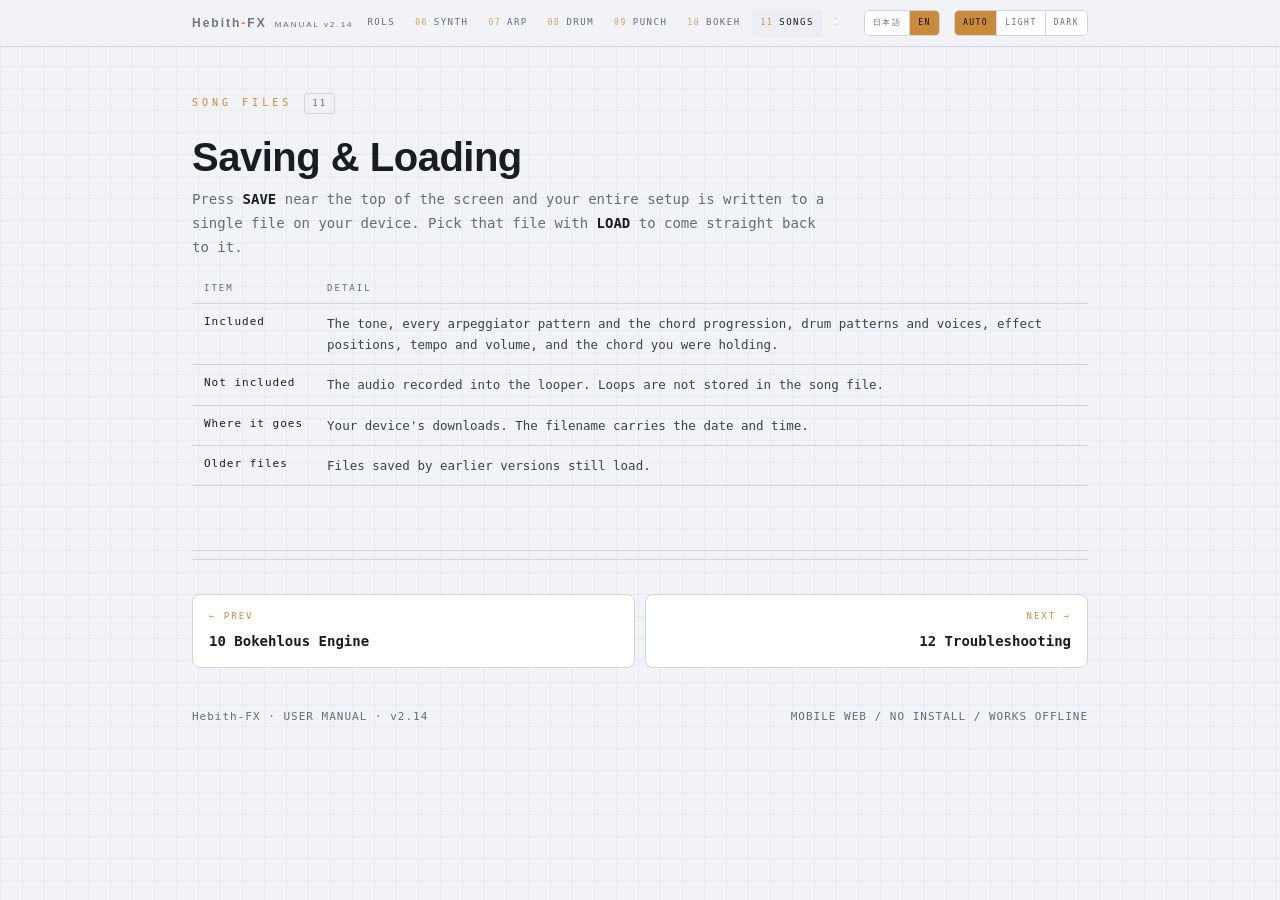
<file: manual/11-song.html>
<!DOCTYPE html>
<html lang="ja" data-lang="ja">
<head>
<meta charset="UTF-8">
<meta name="viewport" content="width=device-width, initial-scale=1, viewport-fit=cover">
<title>曲の保存と読み込み · Saving &amp; Loading — Hebith-FX — User Manual</title>
<meta name="description" content="SAVE と LOAD。何が入り、何が入らないか。 / SAVE and LOAD — what goes into the file and what does not.">
<link rel="stylesheet" href="assets/manual.css">
<script>
/* 言語とテーマを描画前に確定させる(ちらつき防止)。UI 側は assets/manual.js。 */
(function(){var d=document.documentElement;try{
var l=localStorage.getItem('hebith-manual-lang');
if(l!=='ja'&&l!=='en') l=(navigator.language||'ja').toLowerCase().indexOf('ja')===0?'ja':'en';
d.setAttribute('data-lang',l); d.setAttribute('lang',l);
var t=localStorage.getItem('hebith-manual-theme');
if(t==='light'||t==='dark') d.setAttribute('data-theme',t);
}catch(e){}})();
</script>
</head>
<body>

<div class="bar-top">
  <div class="bar-in">
    <a class="bar-brand disp" href="index.html">Hebith<b>-</b>FX<span class="rev-no">MANUAL v2.14</span></a>
    <nav class="pagenav" aria-label="ページ">
      <a href="index.html"><span class="no">00</span><span class="label ja">目次</span><span class="label en">Index</span></a>
      <a href="01-about.html"><span class="no">01</span><span class="label ja">Hebith-FX</span><span class="label en">About</span></a>
      <a href="02-first.html"><span class="no">02</span><span class="label ja">最初の一音</span><span class="label en">First Sound</span></a>
      <a href="03-start.html"><span class="no">03</span><span class="label ja">はじめに</span><span class="label en">Start</span></a>
      <a href="04-map.html"><span class="no">04</span><span class="label ja">画面</span><span class="label en">Screen</span></a>
      <a href="05-touch.html"><span class="no">05</span><span class="label ja">操作</span><span class="label en">Controls</span></a>
      <a href="06-synth.html"><span class="no">06</span><span class="label ja">SYNTH</span><span class="label en">SYNTH</span></a>
      <a href="07-arp.html"><span class="no">07</span><span class="label ja">ARP</span><span class="label en">ARP</span></a>
      <a href="08-drum.html"><span class="no">08</span><span class="label ja">DRUM</span><span class="label en">DRUM</span></a>
      <a href="09-punch.html"><span class="no">09</span><span class="label ja">PUNCH</span><span class="label en">PUNCH</span></a>
      <a href="10-bokeh.html"><span class="no">10</span><span class="label ja">BOKEH</span><span class="label en">BOKEH</span></a>
      <a href="11-song.html" aria-current="page"><span class="no">11</span><span class="label ja">保存</span><span class="label en">Songs</span></a>
      <a href="12-trouble.html"><span class="no">12</span><span class="label ja">困ったとき</span><span class="label en">Trouble</span></a>
    </nav>
    <span class="bar-spacer"></span>
    <div class="lang" role="group" aria-label="Language"></div>
    <div class="theme" role="group" aria-label="テーマ切替"></div>
  </div>
</div>

<div class="wrap" id="top">
  <section id="song">
<div class="eyebrow">Song Files <span class="ref">11</span></div>
<h2 class="disp ja">曲の保存と読み込み</h2>
<h2 class="disp en">Saving &amp; Loading</h2>

<p class="lede ja">画面上部の <b>SAVE</b> を押すと、今の状態がまるごと 1 つのファイルとして端末に保存されます。
  <b>LOAD</b> でそのファイルを選べば、その場に戻れます。</p>
<p class="lede en">Press <b>SAVE</b> near the top of the screen and your entire setup is written to a single file
  on your device. Pick that file with <b>LOAD</b> to come straight back to it.</p>

<div class="tw">
  <table class="tbl">
    <thead><tr>
      <th><span class="ja">項目</span><span class="en">Item</span></th>
      <th><span class="ja">内容</span><span class="en">Detail</span></th>
    </tr></thead>
    <tbody>
      <tr><td><span class="ja">保存されるもの</span><span class="en">Included</span></td>
        <td><span class="ja">音色、ARP の全パターンとコード進行、ドラムのパターンと音、エフェクトの座標、
            BPM と音量、押さえていた和音。</span>
            <span class="en">The tone, every arpeggiator pattern and the chord progression, drum patterns and voices,
            effect positions, tempo and volume, and the chord you were holding.</span></td></tr>
      <tr><td><span class="ja">保存されないもの</span><span class="en">Not included</span></td>
        <td><span class="ja">ルーパーに録った音そのものです。ループは曲ファイルには入りません。</span>
            <span class="en">The audio recorded into the looper. Loops are not stored in the song file.</span></td></tr>
      <tr><td><span class="ja">保存先</span><span class="en">Where it goes</span></td>
        <td><span class="ja">端末のダウンロード先です。ファイル名には保存した日時が入ります。</span>
            <span class="en">Your device's downloads. The filename carries the date and time.</span></td></tr>
      <tr><td><span class="ja">古いファイル</span><span class="en">Older files</span></td>
        <td><span class="ja">以前の版で保存したファイルもそのまま読めます。</span>
            <span class="en">Files saved by earlier versions still load.</span></td></tr>
    </tbody>
  </table>
</div>
  </section>

  <nav class="pager" aria-label="前後のページ">
    <a class="prev" href="10-bokeh.html">
      <div class="dir"><span class="x ja">← 前</span><span class="x en">← Prev</span></div>
      <div class="ttl">10 <span class="x ja">Bokehlous Engine</span><span class="x en">Bokehlous Engine</span></div>
    </a>
    <a class="next" href="12-trouble.html">
      <div class="dir"><span class="x ja">次 →</span><span class="x en">Next →</span></div>
      <div class="ttl">12 <span class="x ja">困ったとき</span><span class="x en">Troubleshooting</span></div>
    </a>
  </nav>

  <footer>
    <div class="fl">
      <span>Hebith-FX · USER MANUAL · v2.14</span>
      <span class="ja">モバイル Web / インストール不要 / オフライン動作</span>
      <span class="en">MOBILE WEB / NO INSTALL / WORKS OFFLINE</span>
    </div>
  </footer>

</div>
<script src="assets/manual.js" defer></script>
</body>
</html>
</file>
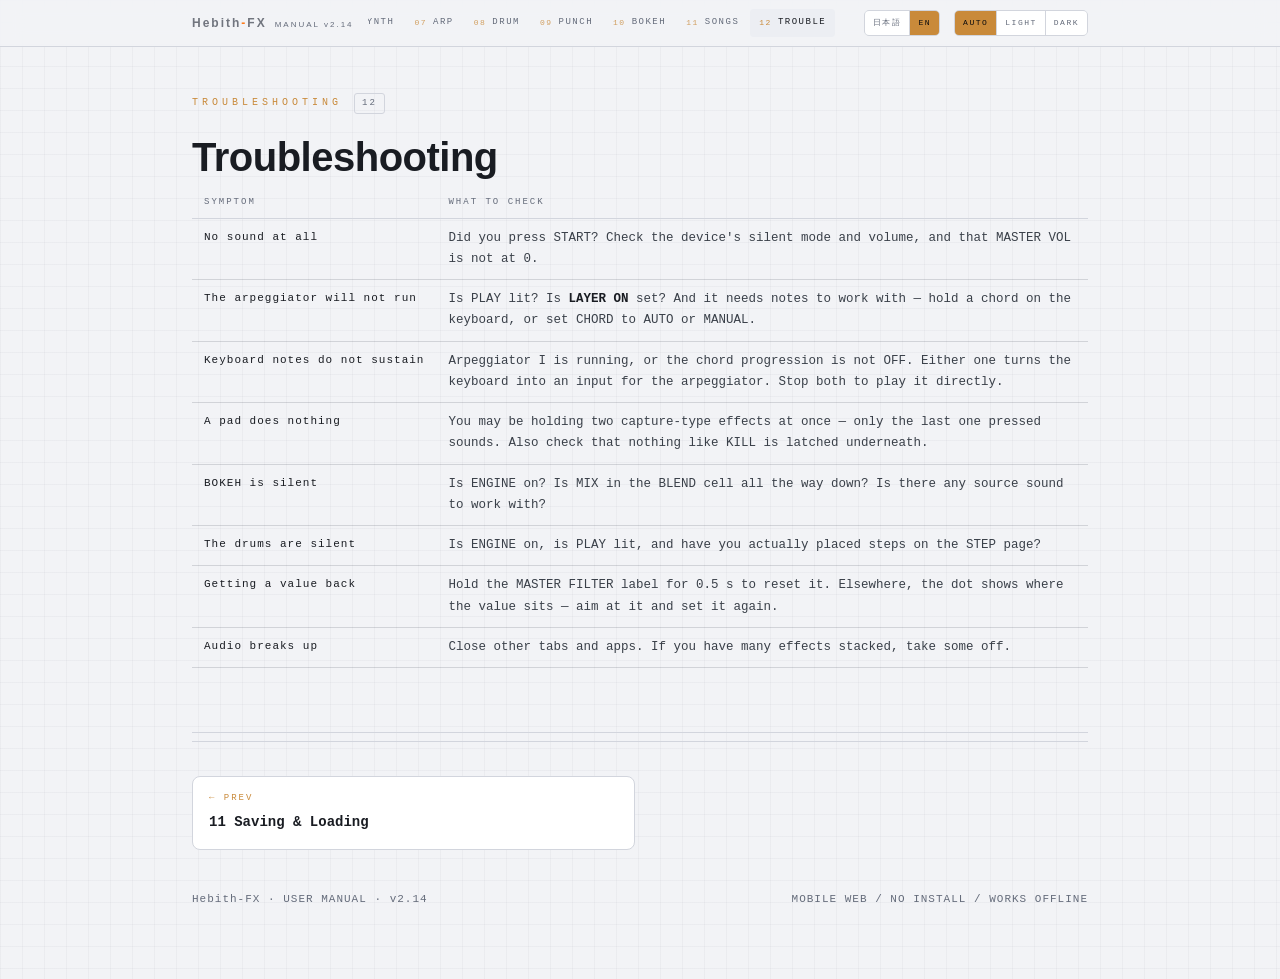
<file: manual/12-trouble.html>
<!DOCTYPE html>
<html lang="ja" data-lang="ja">
<head>
<meta charset="UTF-8">
<meta name="viewport" content="width=device-width, initial-scale=1, viewport-fit=cover">
<title>困ったとき · Troubleshooting — Hebith-FX — User Manual</title>
<meta name="description" content="音が出ない、ARP が走らない、エフェクトが効かない。 / No sound, the arpeggiator will not run, a pad does nothing.">
<link rel="stylesheet" href="assets/manual.css">
<script>
/* 言語とテーマを描画前に確定させる(ちらつき防止)。UI 側は assets/manual.js。 */
(function(){var d=document.documentElement;try{
var l=localStorage.getItem('hebith-manual-lang');
if(l!=='ja'&&l!=='en') l=(navigator.language||'ja').toLowerCase().indexOf('ja')===0?'ja':'en';
d.setAttribute('data-lang',l); d.setAttribute('lang',l);
var t=localStorage.getItem('hebith-manual-theme');
if(t==='light'||t==='dark') d.setAttribute('data-theme',t);
}catch(e){}})();
</script>
</head>
<body>

<div class="bar-top">
  <div class="bar-in">
    <a class="bar-brand disp" href="index.html">Hebith<b>-</b>FX<span class="rev-no">MANUAL v2.14</span></a>
    <nav class="pagenav" aria-label="ページ">
      <a href="index.html"><span class="no">00</span><span class="label ja">目次</span><span class="label en">Index</span></a>
      <a href="01-about.html"><span class="no">01</span><span class="label ja">Hebith-FX</span><span class="label en">About</span></a>
      <a href="02-first.html"><span class="no">02</span><span class="label ja">最初の一音</span><span class="label en">First Sound</span></a>
      <a href="03-start.html"><span class="no">03</span><span class="label ja">はじめに</span><span class="label en">Start</span></a>
      <a href="04-map.html"><span class="no">04</span><span class="label ja">画面</span><span class="label en">Screen</span></a>
      <a href="05-touch.html"><span class="no">05</span><span class="label ja">操作</span><span class="label en">Controls</span></a>
      <a href="06-synth.html"><span class="no">06</span><span class="label ja">SYNTH</span><span class="label en">SYNTH</span></a>
      <a href="07-arp.html"><span class="no">07</span><span class="label ja">ARP</span><span class="label en">ARP</span></a>
      <a href="08-drum.html"><span class="no">08</span><span class="label ja">DRUM</span><span class="label en">DRUM</span></a>
      <a href="09-punch.html"><span class="no">09</span><span class="label ja">PUNCH</span><span class="label en">PUNCH</span></a>
      <a href="10-bokeh.html"><span class="no">10</span><span class="label ja">BOKEH</span><span class="label en">BOKEH</span></a>
      <a href="11-song.html"><span class="no">11</span><span class="label ja">保存</span><span class="label en">Songs</span></a>
      <a href="12-trouble.html" aria-current="page"><span class="no">12</span><span class="label ja">困ったとき</span><span class="label en">Trouble</span></a>
    </nav>
    <span class="bar-spacer"></span>
    <div class="lang" role="group" aria-label="Language"></div>
    <div class="theme" role="group" aria-label="テーマ切替"></div>
  </div>
</div>

<div class="wrap" id="top">
  <section id="trouble">
<div class="eyebrow">Troubleshooting <span class="ref">12</span></div>
<h2 class="disp ja">困ったとき</h2>
<h2 class="disp en">Troubleshooting</h2>

<div class="tw">
  <table class="tbl">
    <thead><tr>
      <th><span class="ja">症状</span><span class="en">Symptom</span></th>
      <th><span class="ja">見るところ</span><span class="en">What to check</span></th>
    </tr></thead>
    <tbody>
      <tr><td><span class="ja">音が出ない</span><span class="en">No sound at all</span></td>
        <td><span class="ja">START を押したか確かめてください。端末の消音モードと音量、MASTER VOL が 0 でないかも見てください。</span>
            <span class="en">Did you press START? Check the device's silent mode and volume, and that MASTER VOL is not at 0.</span></td></tr>
      <tr><td><span class="ja">ARP が走らない</span><span class="en">The arpeggiator will not run</span></td>
        <td><span class="ja">PLAY が点いているか、<b>LAYER ON</b> になっているかを確かめてください。
            そして<b>鳴らす音が要ります</b> —— 鍵盤で和音を押さえるか、CHORD を AUTO か MANUAL にしてください。</span>
            <span class="en">Is PLAY lit? Is <b>LAYER ON</b> set? And it needs notes to work with —
            hold a chord on the keyboard, or set CHORD to AUTO or MANUAL.</span></td></tr>
      <tr><td><span class="ja">鍵盤の音が伸びない</span><span class="en">Keyboard notes do not sustain</span></td>
        <td><span class="ja">ARP I が動いているか、コード進行が OFF 以外になっています。
            どちらかが動いていると、鍵盤は ARP への入口になります。伸ばしたい場合は両方を止めてください。</span>
            <span class="en">Arpeggiator I is running, or the chord progression is not OFF.
            Either one turns the keyboard into an input for the arpeggiator. Stop both to play it directly.</span></td></tr>
      <tr><td><span class="ja">エフェクトを押しても変わらない</span><span class="en">A pad does nothing</span></td>
        <td><span class="ja">音を掴む種類を重ねて押していないか —— 効くのは最後に押した 1 つだけです。
            KILL のように音を消すものが下に掛かっていないかも見てください。</span>
            <span class="en">You may be holding two capture-type effects at once — only the last one pressed sounds.
            Also check that nothing like KILL is latched underneath.</span></td></tr>
      <tr><td><span class="ja">BOKEH が鳴らない</span><span class="en">BOKEH is silent</span></td>
        <td><span class="ja">ENGINE が ON か、BLEND の MIX が 0 に寄っていないか、元の音が鳴っているかを確かめてください。</span>
            <span class="en">Is ENGINE on? Is MIX in the BLEND cell all the way down? Is there any source sound to work with?</span></td></tr>
      <tr><td><span class="ja">ドラムが鳴らない</span><span class="en">The drums are silent</span></td>
        <td><span class="ja">ENGINE が ON か、PLAY が点いているか、STEP ページでステップを立ててあるかを確かめてください。</span>
            <span class="en">Is ENGINE on, is PLAY lit, and have you actually placed steps on the STEP page?</span></td></tr>
      <tr><td><span class="ja">値を戻したい</span><span class="en">Getting a value back</span></td>
        <td><span class="ja">MASTER FILTER は、文字を 0.5 秒長押しすると既定値へ戻ります。
            それ以外の枠はドットが今の場所を指しているので、狙って置き直してください。</span>
            <span class="en">Hold the MASTER FILTER label for 0.5 s to reset it. Elsewhere, the dot shows where the value sits —
            aim at it and set it again.</span></td></tr>
      <tr><td><span class="ja">音が途切れる</span><span class="en">Audio breaks up</span></td>
        <td><span class="ja">他のタブやアプリを閉じてください。エフェクトを重ねすぎている場合は減らしてください。</span>
            <span class="en">Close other tabs and apps. If you have many effects stacked, take some off.</span></td></tr>
    </tbody>
  </table>
</div>
  </section>

  <nav class="pager" aria-label="前後のページ">
    <a class="prev" href="11-song.html">
      <div class="dir"><span class="x ja">← 前</span><span class="x en">← Prev</span></div>
      <div class="ttl">11 <span class="x ja">曲の保存と読み込み</span><span class="x en">Saving &amp; Loading</span></div>
    </a>
  </nav>

  <footer>
    <div class="fl">
      <span>Hebith-FX · USER MANUAL · v2.14</span>
      <span class="ja">モバイル Web / インストール不要 / オフライン動作</span>
      <span class="en">MOBILE WEB / NO INSTALL / WORKS OFFLINE</span>
    </div>
  </footer>

</div>
<script src="assets/manual.js" defer></script>
</body>
</html>
</file>
<file: manual/assets/manual.css>
/* 生成物。編集しないこと。
   docs/design/assets/design.css + docs/manual/src/extra.css
   → tools/build-manual.cjs が連結する。 */

/* ============================================================
   Hebith-FX Design Document — スタイル
   色はすべてトークン経由。生の色をルールへ直接書かないこと
   (ライトテーマが破綻するため)。

   テーマの決まり方:
     :root                     … ダーク(既定)
     prefers-color-scheme:light … ライト。ただし data-theme="dark" が勝つ
     [data-theme="light"]      … 明示ライト(OS 設定より優先)
   ============================================================ */

:root{
  color-scheme:dark;

  /* --- 面 --- */
  --bg:#0a0b0e;
  --panel:#14161c;
  --panel2:#1b1e26;
  --frame:#0d0f14;                  /* 波形フレームの地 */
  --trace:#2a2e3a;                  /* 基板の配線 = 罫線 */
  --rule:rgba(42,46,58,.5);
  --rule-soft:rgba(42,46,58,.4);
  --grid:rgba(255,255,255,.014);    /* 背景の方眼 */
  --grid-frame:rgba(255,255,255,.03);
  --stage:rgba(255,255,255,.012);
  --hover:rgba(255,255,255,.015);
  --glow:rgba(255,122,24,.06);
  --veil:rgba(10,11,14,.86);        /* 固定ヘッダの下地 */

  /* --- 文字 --- */
  --silk:#c9ccd4;                   /* シルク印刷の白 */
  --silk-dim:#5b616f;
  --body:#aab0bd;
  --body-dim:#9aa1ae;
  --muted:#8a909d;
  --faint:#7a8090;
  --ghost:#3a4050;                  /* SVG の入力波形(ゴースト) */

  /* --- 差し色。機能の言語であり、テーマ間で役割を変えない --- */
  --copper:#c98a3a;                 /* 銅箔 */
  --on-copper:#0a0b0e;              /* 銅箔の上に載せる文字。両テーマとも暗いインク */

  /* ロゴ「Hebith-FX」。字はグレー、ハイフンだけオレンジ(v2.9 の作法)。
     ライト側のブロックで再定義しないこと —— テーマに関わらず同じ色で通すための
     意図的な設計。--brand はダーク地・ライト地の双方から等距離になる明度を選んである。 */
  --brand:#71757e;
  --brand-mark:#ff7a18;
  --time:#ff7a18;
  --pitch:#a56bff;
  --dest:#ff2d55;
  --space:#26d9c3;
  --loop:#ffd93d;
  --gran:#4da3ff;
  --glide:#ff6fb5;
  --haze:#8affc1;
  --synth:#7ee8fa;
  --arp:#ffb454;
  --dr:#ff5c5c;

  /* --- 部品 --- */
  --screw-hi:#3a3f4b;
  --screw-lo:#0e1014;
  --screw-br:#23262f;
  --screw-slot:#0a0b0e;
  --code:#8affc1;
  --code-bg:rgba(138,255,193,.08);
  --code-br:rgba(138,255,193,.18);
  --link:#26d9c3;
  --link-br:rgba(38,217,195,.3);
}

/* ライト。v2.9 の色相をそのまま明度反転する(青寄りのニュートラル)。
   差し色は色相を据え置いたまま明度だけを落とす —— ダークの明るい値を白地へ
   持ち込むとコントラスト比が AA(4.5)に遠く届かないため(--haze で 1.22)。
   色の役割はテーマ間で変えず、同じ色相のまま読める明度へ振り直す、という切り分け。 */
@media (prefers-color-scheme: light){
  :root:not([data-theme="dark"]){
    color-scheme:light;

    --bg:#f2f3f6;
    --panel:#ffffff;
    --panel2:#eceef3;
    --frame:#eef0f4;
    --trace:#d2d5dd;
    --rule:rgba(42,46,58,.16);
    --rule-soft:rgba(42,46,58,.11);
    --grid:rgba(20,25,40,.030);
    --grid-frame:rgba(20,25,40,.055);
    --stage:rgba(20,25,40,.022);
    --hover:rgba(20,25,40,.035);
    --glow:rgba(255,122,24,.10);
    --veil:rgba(242,243,246,.88);

    --silk:#191c22;
    --silk-dim:#646b7a;
    --body:#3a4049;
    --body-dim:#4b515b;
    --muted:#5a616c;
    --faint:#666d7b;
    --ghost:#c2c7d1;

    /* 差し色はライト専用の暗い値。色相・彩度は v2.9 のまま、明度だけを落として
       最も暗いライト面(--panel2 #eceef3)に対して AA(4.5)を満たす。
       --copper は据え置く —— 面として使い、その上に --on-copper を載せる対があるため。 */
    --copper:#c98a3a;
    --on-copper:#0a0b0e;
    --time:#b34c00;
    --pitch:#8536ff;
    --dest:#d80029;
    --space:#12786c;
    --loop:#826900;
    --gran:#0068d7;
    --glide:#d30067;
    --haze:#007c3a;
    --synth:#027689;
    --arp:#a05a00;
    --dr:#d90000;

    --screw-hi:#ffffff;
    --screw-lo:#c6cad4;
    --screw-br:#c0c4ce;
    --screw-slot:#e6e8ee;
    --code:#007c3a;
    --code-bg:rgba(0,124,58,.07);
    --code-br:rgba(0,124,58,.20);
    --link:#12786c;
    --link-br:rgba(18,120,108,.35);
  }
}

/* 明示ライト。OS がダークでもこちらが勝つ。 */
:root[data-theme="light"]{
  color-scheme:light;

  --bg:#f2f3f6;
  --panel:#ffffff;
  --panel2:#eceef3;
  --frame:#eef0f4;
  --trace:#d2d5dd;
  --rule:rgba(42,46,58,.16);
  --rule-soft:rgba(42,46,58,.11);
  --grid:rgba(20,25,40,.030);
  --grid-frame:rgba(20,25,40,.055);
  --stage:rgba(20,25,40,.022);
  --hover:rgba(20,25,40,.035);
  --glow:rgba(255,122,24,.10);
  --veil:rgba(242,243,246,.88);

  --silk:#191c22;
  --silk-dim:#646b7a;
  --body:#3a4049;
  --body-dim:#4b515b;
  --muted:#5a616c;
  --faint:#666d7b;
  --ghost:#c2c7d1;

  /* 差し色はライト専用の暗い値(上のメディアクエリと同値) */
  --copper:#c98a3a;
  --on-copper:#0a0b0e;
  --time:#b34c00;
  --pitch:#8536ff;
  --dest:#d80029;
  --space:#12786c;
  --loop:#826900;
  --gran:#0068d7;
  --glide:#d30067;
  --haze:#007c3a;
  --synth:#027689;
  --arp:#a05a00;
  --dr:#d90000;

  --screw-hi:#ffffff;
  --screw-lo:#c6cad4;
  --screw-br:#c0c4ce;
  --screw-slot:#e6e8ee;
  --code:#007c3a;
  --code-bg:rgba(0,124,58,.07);
  --code-br:rgba(0,124,58,.20);
  --link:#12786c;
  --link-br:rgba(18,120,108,.35);
}

*{box-sizing:border-box;margin:0;padding:0;}
html{scroll-behavior:smooth;}
body{
  background:var(--bg);
  color:var(--silk);
  font-family:'SF Mono',ui-monospace,Menlo,Consolas,monospace;
  line-height:1.7;
  -webkit-font-smoothing:antialiased;
  /* 基板のうっすらしたグリッド */
  background-image:
    linear-gradient(var(--grid) 1px,transparent 1px),
    linear-gradient(90deg,var(--grid) 1px,transparent 1px);
  background-size:22px 22px;
}
.disp{font-family:'Avenir Next Condensed','HelveticaNeue-CondensedBold','Arial Narrow',sans-serif;}

.wrap{max-width:940px;margin:0 auto;padding:0 22px;}

/* ===== nameplate / hero ===== */
.plate{
  border-bottom:1px solid var(--trace);
  padding:52px 0 30px;
  position:relative;
}
.plate::before{
  content:'';position:absolute;top:20px;right:22px;width:9px;height:9px;border-radius:50%;
  background:var(--time);box-shadow:0 0 12px var(--time);
}
.screwTL,.screwTR{position:absolute;top:16px;width:13px;height:13px;border-radius:50%;
  background:radial-gradient(circle at 38% 34%,var(--screw-hi),var(--screw-lo));border:1px solid var(--screw-br);}
.screwTL{left:22px;} .screwTR::after,.screwTL::after{content:'';position:absolute;inset:4px 1px;
  background:var(--screw-slot);transform:rotate(28deg);border-radius:1px;}
.kicker{
  font-size:10px;letter-spacing:5px;color:var(--silk-dim);text-transform:uppercase;
  display:flex;gap:14px;align-items:center;margin-bottom:20px;
}
.kicker .bar{height:1px;flex:1;background:var(--trace);}
h1.name{
  font-size:clamp(58px,15vw,148px);line-height:.82;letter-spacing:-2px;font-weight:700;
  color:var(--brand);
}
h1.name b{color:var(--brand-mark);}
.sub{
  margin-top:18px;font-size:13px;letter-spacing:1px;color:var(--silk-dim);max-width:560px;
}
.sub em{font-style:normal;color:var(--silk);}
.meta{
  display:flex;flex-wrap:wrap;gap:8px 26px;margin-top:26px;font-size:10px;letter-spacing:2px;
  color:var(--silk-dim);text-transform:uppercase;
}
.meta span b{color:var(--silk);font-weight:400;letter-spacing:1px;}

/* ===== section frame ===== */
section{padding:46px 0;border-bottom:1px solid var(--trace);}
.eyebrow{
  font-size:10px;letter-spacing:4px;color:var(--copper);text-transform:uppercase;
  display:flex;align-items:baseline;gap:12px;margin-bottom:22px;
}
.eyebrow .ref{
  color:var(--silk-dim);border:1px solid var(--trace);border-radius:3px;
  padding:2px 7px;font-size:9px;letter-spacing:2px;
}
h2{font-size:clamp(26px,5vw,40px);letter-spacing:-.5px;line-height:1.05;font-weight:700;margin-bottom:10px;}
h2 + .lede{color:var(--silk-dim);font-size:14px;max-width:640px;margin-bottom:14px;}
h3{font-size:12px;letter-spacing:3px;text-transform:uppercase;color:var(--silk);margin:30px 0 12px;
   display:flex;align-items:center;gap:10px;}
h3::before{content:'';width:14px;height:1px;background:var(--copper);}
p{color:var(--body);font-size:14px;margin-bottom:14px;}
p strong{color:var(--silk);font-weight:600;}
a{color:var(--link);text-decoration:none;border-bottom:1px solid var(--link-br);}
code{font-family:'SF Mono',ui-monospace,Menlo,monospace;font-size:.88em;color:var(--code);
  background:var(--code-bg);border:1px solid var(--code-br);border-radius:3px;padding:1px 5px;}
pre.ascii{font-family:inherit;font-size:11px;line-height:1.5;color:var(--muted);
  letter-spacing:.5px;overflow-x:auto;margin:0;}

/* ===== the three pillars (design principles) ===== */
.pillars{display:grid;grid-template-columns:1fr;gap:1px;background:var(--trace);
  border:1px solid var(--trace);border-radius:8px;overflow:hidden;margin-top:8px;}
@media(min-width:720px){.pillars{grid-template-columns:repeat(3,1fr);}}
.pillar{background:var(--panel);padding:22px 20px 24px;}
.pillar .n{font-size:10px;letter-spacing:2px;color:var(--silk-dim);}
.pillar .t{font-size:17px;font-weight:700;margin:8px 0 10px;letter-spacing:.3px;}
.pillar p{font-size:12.5px;margin:0;color:var(--body-dim);line-height:1.65;}
.pillar.p1 .t{color:var(--time);}
.pillar.p2 .t{color:var(--space);}
.pillar.p3 .t{color:var(--haze);}

/* ===== signal flow (the signature) ===== */
.board{
  background:
    radial-gradient(1200px 300px at 50% -10%,var(--glow),transparent),
    var(--panel);
  border:1px solid var(--trace);border-radius:10px;padding:26px 20px;margin-top:6px;
  overflow-x:auto;
}
.flow{display:flex;flex-direction:column;align-items:center;gap:0;min-width:280px;}
.node{
  position:relative;background:var(--panel2);border:1px solid var(--trace);border-radius:6px;
  padding:11px 16px;text-align:center;min-width:210px;
}
.node .lbl{font-size:12px;letter-spacing:1.5px;font-weight:700;}
.node .det{font-size:9px;letter-spacing:1px;color:var(--silk-dim);margin-top:3px;}
.node.accent{border-color:currentColor;}
.node.accent .lbl{color:currentColor;}
.wireV{width:1px;height:20px;background:var(--copper);opacity:.6;}
.wireV.dot{background:repeating-linear-gradient(var(--copper) 0 3px,transparent 3px 6px);}
.stageWrap{border:1px dashed var(--trace);border-radius:8px;padding:14px 12px 12px;margin:2px 0;
  position:relative;background:var(--stage);}
.stageWrap .cap{position:absolute;top:-8px;left:14px;background:var(--bg);padding:0 8px;
  font-size:8px;letter-spacing:2px;color:var(--silk-dim);}
.stageWrap .row{display:flex;gap:8px;flex-wrap:wrap;justify-content:center;}
.chip{background:var(--panel2);border:1px solid var(--trace);border-radius:5px;padding:8px 12px;
  font-size:11px;letter-spacing:1px;text-align:center;min-width:88px;}
.chip .c2{font-size:8px;color:var(--silk-dim);display:block;margin-top:2px;letter-spacing:.5px;}
.worklet{border-color:var(--haze);}
.worklet .cap{color:var(--haze);}
.split{display:flex;gap:10px;flex-wrap:wrap;justify-content:center;}

/* ===== spec tables ===== */
.tbl{width:100%;border-collapse:collapse;margin-top:10px;font-size:12.5px;}
.tbl th{
  text-align:left;font-size:9px;letter-spacing:2px;text-transform:uppercase;color:var(--silk-dim);
  font-weight:400;padding:7px 12px;border-bottom:1px solid var(--trace);
}
.tbl td{padding:9px 12px;border-bottom:1px solid var(--rule);color:var(--body);vertical-align:top;}
.tbl td:first-child{color:var(--silk);white-space:nowrap;font-size:11px;letter-spacing:1px;}
.tbl tr:hover td{background:var(--hover);}
.tag{display:inline-block;font-size:9px;letter-spacing:1px;padding:2px 7px;border-radius:3px;
  border:1px solid currentColor;white-space:nowrap;}

/* ===== FX matrix (silkscreen legend) ===== */
.legend{display:flex;gap:16px;flex-wrap:wrap;margin:14px 0 18px;font-size:10px;letter-spacing:1px;}
.legend span{display:flex;align-items:center;gap:6px;color:var(--silk-dim);}
.legend i{width:9px;height:9px;border-radius:2px;display:inline-block;}
.matrix{display:grid;grid-template-columns:repeat(2,1fr);gap:6px;}
@media(min-width:620px){.matrix{grid-template-columns:repeat(4,1fr);}}
.fx{
  background:var(--panel);border:1px solid var(--trace);border-radius:6px;padding:12px 10px 11px;
  position:relative;overflow:hidden;
}
.fx::before{content:'';position:absolute;top:0;left:0;right:0;height:2px;background:currentColor;opacity:.7;}
.fx .fn{font-size:14px;font-weight:700;letter-spacing:.4px;color:currentColor;line-height:1;}
.fx .fd{font-size:8.5px;letter-spacing:.8px;color:var(--silk-dim);margin-top:4px;}
.fx .xy{font-size:8px;color:var(--faint);margin-top:8px;letter-spacing:.3px;line-height:1.5;}
.fx .xy b{color:var(--body);font-weight:400;}
.fx.time{color:var(--time);} .fx.pitch{color:var(--pitch);}
.fx.dest{color:var(--dest);} .fx.space{color:var(--space);}

/* ===== FX waveform gallery ===== */
.gallery{display:grid;grid-template-columns:repeat(2,1fr);gap:8px;margin-top:6px;}
@media(min-width:560px){.gallery{grid-template-columns:repeat(3,1fr);}}
@media(min-width:820px){.gallery{grid-template-columns:repeat(4,1fr);}}
.viz{
  background:var(--panel);border:1px solid var(--trace);border-radius:7px;overflow:hidden;
  position:relative;
}
.viz .frame{
  display:block;width:100%;height:70px;background:
    linear-gradient(90deg,var(--grid-frame) 1px,transparent 1px) 0 50%/20px 100%,
    linear-gradient(0deg,var(--grid-frame) 1px,transparent 1px) 0 0/100% 50%,
    var(--frame);
}
.viz .cap{display:flex;align-items:center;justify-content:space-between;
  padding:7px 10px 8px;border-top:1px solid var(--trace);}
.viz .cap .vn{font-size:11px;font-weight:700;letter-spacing:.5px;color:currentColor;}
.viz .cap .vt{font-size:7.5px;letter-spacing:.5px;color:var(--silk-dim);text-align:right;}
.viz.time{color:var(--time);} .viz.pitch{color:var(--pitch);}
.viz.dest{color:var(--dest);} .viz.space{color:var(--space);}
.viz .in{stroke:var(--ghost);stroke-width:1.4;fill:none;}     /* 入力(ゴースト) */
.viz .out{stroke:currentColor;stroke-width:1.6;fill:none;}
.viz .outf{fill:currentColor;stroke:none;}
.viz .dim{stroke:currentColor;stroke-width:1;fill:none;opacity:.35;}
.viz .axis{stroke:var(--trace);stroke-width:1;}

/* ===== FX one-row-per-effect list ===== */
.fxlist{display:flex;flex-direction:column;gap:5px;margin-top:6px;}
.fxrow{
  display:grid;grid-template-columns:88px 1fr;gap:13px;align-items:center;
  background:var(--panel);border:1px solid var(--trace);border-radius:7px;
  padding:9px 13px 9px 10px;position:relative;overflow:hidden;
}
.fxrow::before{content:'';position:absolute;left:0;top:0;bottom:0;width:3px;background:currentColor;opacity:.85;}
.fxrow .thumb{width:88px;height:46px;display:block;background:var(--frame);border-radius:4px;
  border:1px solid var(--trace);}
.fxrow .body{min-width:0;}
.fxrow .top{display:flex;align-items:baseline;gap:9px;flex-wrap:wrap;}
.fxrow .nm{font-size:15px;font-weight:700;letter-spacing:.4px;color:currentColor;line-height:1;}
.fxrow .cat{font-size:8px;letter-spacing:1.5px;border:1px solid currentColor;border-radius:3px;
  padding:1px 5px;color:currentColor;opacity:.85;}
.fxrow .sub{font-size:8.5px;letter-spacing:1px;color:var(--silk-dim);}
.fxrow .desc{font-size:12px;color:var(--body);margin-top:5px;line-height:1.4;}
.fxrow .xyl{font-size:9px;color:var(--silk-dim);letter-spacing:.5px;margin-top:3px;}
.fxrow.time{color:var(--time);} .fxrow.pitch{color:var(--pitch);}
.fxrow.dest{color:var(--dest);} .fxrow.space{color:var(--space);}
.fxrow .in{stroke:var(--ghost);stroke-width:1.4;fill:none;}
.fxrow .out{stroke:currentColor;stroke-width:1.6;fill:none;}
.fxrow .outf{fill:currentColor;stroke:none;}
.fxrow .dim{stroke:currentColor;stroke-width:1;fill:none;opacity:.35;}
.fxrow .axis{stroke:var(--trace);stroke-width:1;}

/* ===== algorithm banks =====
   Bokehlous も 1 行 1 アルゴリズムの .fxlist で並べる(Punch-in FX と同じ形)。
   バンクは見出しで区切り、行の色でも示す —— FX の TIME / PITCH / DESTROY / SPACE
   と同じ役割を LOOP / GRANULES / GLIDE / HAZE が果たす。 */
.bankh{
  display:flex;justify-content:space-between;align-items:baseline;
  font-size:11px;letter-spacing:2px;font-weight:700;
  margin:24px 0 8px;padding-bottom:7px;border-bottom:1px solid var(--trace);
}
.bankh.k0{color:var(--loop);}  .bankh.k1{color:var(--gran);}
.bankh.k2{color:var(--glide);} .bankh.k3{color:var(--haze);}
.fxrow.k0{color:var(--loop);}  .fxrow.k1{color:var(--gran);}
.fxrow.k2{color:var(--glide);} .fxrow.k3{color:var(--haze);}

/* ===== two column ===== */
.cols{display:grid;gap:22px;}
@media(min-width:720px){.cols{grid-template-columns:1fr 1fr;}}
.card{background:var(--panel);border:1px solid var(--trace);border-radius:8px;padding:18px 18px 20px;}
.card h4{font-size:11px;letter-spacing:2px;text-transform:uppercase;margin-bottom:12px;color:var(--silk);}
ul.clean{list-style:none;}
ul.clean li{font-size:12.5px;color:var(--body-dim);padding:6px 0 6px 18px;position:relative;
  border-bottom:1px solid var(--rule-soft);}
ul.clean li:last-child{border-bottom:none;}
ul.clean li::before{content:'';position:absolute;left:0;top:13px;width:6px;height:6px;
  border:1px solid var(--copper);border-radius:1px;transform:rotate(45deg);}
ul.clean li b{color:var(--silk);letter-spacing:.5px;}
.warn li::before{border-color:var(--dest);}

/* decision log */
.log{position:relative;padding-left:26px;}
.log::before{content:'';position:absolute;left:6px;top:6px;bottom:6px;width:1px;background:var(--trace);}
.rev{position:relative;padding:0 0 22px;}
.rev::before{content:'';position:absolute;left:-24px;top:5px;width:11px;height:11px;border-radius:50%;
  background:var(--bg);border:2px solid var(--copper);}
.rev .rv{font-size:10px;letter-spacing:2px;color:var(--copper);}
.rev .rt{font-size:14px;font-weight:700;margin:3px 0 6px;color:var(--silk);}
.rev p{font-size:12.5px;margin:0;}

footer{padding:40px 0 70px;color:var(--silk-dim);font-size:11px;letter-spacing:1px;}
footer .fl{display:flex;justify-content:space-between;flex-wrap:wrap;gap:10px;}

/* ============================================================
   複数ページ化に伴う部品
   ============================================================ */

/* ===== 固定バー: 通し番号 + ページ移動 + テーマ ===== */
.bar-top{
  position:sticky;top:0;z-index:30;
  background:var(--veil);backdrop-filter:saturate(150%) blur(10px);
  border-bottom:1px solid var(--trace);
}
.bar-in{
  max-width:940px;margin:0 auto;padding:0 22px;
  display:flex;align-items:center;gap:14px;min-height:46px;
}
.bar-brand{
  font-size:12px;letter-spacing:2px;font-weight:700;color:var(--brand);
  text-decoration:none;border:none;white-space:nowrap;
}
.bar-brand b{color:var(--brand-mark);}
.bar-brand .rev-no{
  font-size:8px;letter-spacing:2px;color:var(--silk-dim);margin-left:8px;font-weight:400;
}
.bar-spacer{flex:1;}

/* ページ移動。狭い画面では横スクロールさせ、折り返さない。 */
.pagenav{
  display:flex;gap:2px;overflow-x:auto;scrollbar-width:none;-ms-overflow-style:none;
}
.pagenav::-webkit-scrollbar{display:none;}
.pagenav a{
  font-size:9px;letter-spacing:1.5px;text-transform:uppercase;color:var(--silk-dim);
  text-decoration:none;border:none;padding:6px 9px;border-radius:4px;white-space:nowrap;
  display:flex;align-items:center;gap:6px;transition:.15s;
}
.pagenav a .no{font-size:8px;color:var(--copper);opacity:.8;}
.pagenav a:hover{color:var(--silk);background:var(--hover);}
.pagenav a[aria-current="page"]{color:var(--silk);background:var(--panel2);}
.pagenav a[aria-current="page"] .no{opacity:1;}

/* 狭い画面ではページ移動を 2 段目へ落とす(1 行に詰めると番号すら切れるため) */
@media(max-width:900px){
  .bar-in{flex-wrap:wrap;padding-bottom:6px;gap:10px;}
  .bar-spacer{display:none;}
  .pagenav{order:3;flex-basis:100%;margin:0 -22px;padding:0 22px;}
}
/* 狭い画面でもページ名は残す —— 番号だけでは、どこへ飛ぶのか読めない。
   代わりに余白を詰め、はみ出した分は横スクロールで見せる。現在地は
   nav.js が帯の中央へ寄せる。 */
@media(max-width:560px){ .pagenav a{padding:6px 7px;gap:4px;} }

/* テーマ切替。AUTO / LIGHT / DARK の 3 状態。 */
.theme{
  display:flex;gap:1px;background:var(--trace);border:1px solid var(--trace);
  border-radius:5px;overflow:hidden;flex-shrink:0;
}
.theme button{
  font:inherit;font-size:8px;letter-spacing:1.5px;text-transform:uppercase;
  background:var(--panel);color:var(--silk-dim);border:none;cursor:pointer;
  padding:5px 8px;transition:.15s;
}
.theme button:hover{color:var(--silk);}
.theme button[aria-pressed="true"]{background:var(--copper);color:var(--on-copper);}
@media(max-width:520px){ .theme button{padding:5px 6px;letter-spacing:1px;} }

/* ===== 目次(index) ===== */
.toc-grid{display:grid;gap:10px;margin-top:8px;}
@media(min-width:660px){.toc-grid{grid-template-columns:1fr 1fr;}}
.toc-card{
  display:block;text-decoration:none;border:1px solid var(--trace);border-radius:8px;
  background:var(--panel);padding:16px 18px 18px;transition:.15s;position:relative;overflow:hidden;
}
.toc-card::before{
  content:'';position:absolute;left:0;top:0;bottom:0;width:3px;background:currentColor;opacity:.8;
}
.toc-card:hover{border-color:currentColor;background:var(--panel2);}
.toc-card .no{font-size:9px;letter-spacing:2px;color:currentColor;}
.toc-card .ttl{font-size:16px;font-weight:700;letter-spacing:.3px;color:var(--silk);margin:6px 0 7px;}
.toc-card .dsc{font-size:12px;color:var(--body-dim);line-height:1.6;}
.toc-card .secs{
  font-size:9px;letter-spacing:1.5px;color:var(--silk-dim);margin-top:10px;text-transform:uppercase;
}
.toc-card.c0{color:var(--time);}   .toc-card.c1{color:var(--synth);}
.toc-card.c2{color:var(--arp);}    .toc-card.c3{color:var(--dest);}
.toc-card.c4{color:var(--space);}  .toc-card.c5{color:var(--copper);}

/* ===== 前後ページ ===== */
.pager{
  display:grid;gap:10px;padding:34px 0 0;border-top:1px solid var(--trace);margin-top:8px;
}
@media(min-width:660px){.pager{grid-template-columns:1fr 1fr;}}
.pager a{
  text-decoration:none;border:1px solid var(--trace);border-radius:8px;background:var(--panel);
  padding:14px 16px;transition:.15s;display:block;
}
.pager a:hover{border-color:var(--copper);background:var(--panel2);}
.pager .dir{font-size:9px;letter-spacing:2px;color:var(--copper);text-transform:uppercase;}
.pager .ttl{font-size:14px;font-weight:700;color:var(--silk);margin-top:5px;}
.pager .next{text-align:right;}
.pager .next:only-child{grid-column:2;}

@media(prefers-reduced-motion:reduce){*{scroll-behavior:auto;transition:none!important;}}


/* ============================================================
   ユーザマニュアル 固有のスタイル

   デザインドキュメントの design.css を土台に、マニュアルにしか
   出てこない部品だけをここで足す。色は必ずトークン経由で参照し、
   生の色をここへ書かないこと —— 土台側のライト / ダークが崩れる。
   ============================================================ */

/* ===== 言語の出し分け =====
   日本語と英語を対で持ち、data-lang で片方だけ見せる。
   !important は必須 —— 土台側に .mflow .mfn b{display:block} のような
   詳細度の高い規則があり、素の display:none では負けて両言語が出る。 */
[data-lang="ja"] .en{display:none !important;}
[data-lang="en"] .ja{display:none !important;}

/* 言語切替。テーマ切替(.theme)と同じ見た目にする。 */
.lang{
  display:flex;gap:1px;background:var(--trace);border:1px solid var(--trace);
  border-radius:5px;overflow:hidden;flex-shrink:0;
}
.lang button{
  font:inherit;font-size:8px;letter-spacing:1.5px;
  background:var(--panel);color:var(--silk-dim);border:none;cursor:pointer;
  padding:5px 8px;transition:.15s;
}
.lang button:hover{color:var(--silk);}
.lang button[aria-pressed="true"]{background:var(--copper);color:var(--on-copper);}
@media(max-width:520px){ .lang button{padding:5px 6px;letter-spacing:1px;} }

/* ===== 本文 =====
   design.css の .lede は h2 の直後だけに効く。日英を対で置くと 2 本目が
   隣接しなくなるため、クラス単独でも同じ見た目にしておく。 */
.lede{color:var(--silk-dim);font-size:14px;max-width:640px;margin-bottom:14px;}
.note{font-size:12.5px;color:var(--silk-dim);}
b,strong{color:var(--silk);font-weight:600;}

/* 表は横スクロールさせる。狭い画面で列を潰さないため。 */
.tw{overflow-x:auto;margin:10px 0 18px;-webkit-overflow-scrolling:touch;}
.tw .tbl{min-width:420px;margin-top:0;}

/* 凡例の色見本。design.css の .legend は色を指定しないので、ここで当てる。 */
.legend i.b-time{background:var(--time);}   .legend i.b-pitch{background:var(--pitch);}
.legend i.b-dest{background:var(--dest);}   .legend i.b-space{background:var(--space);}

/* ===== アイキャッチ =====
   冒頭にエフェクトの図を数枚並べる。図はデザインドキュメントの一覧から
   借りたもので、ここでは枠と色だけを与える。押すと該当の章へ飛ぶ。 */
.eyecatch{
  display:grid;grid-template-columns:repeat(auto-fit,minmax(84px,1fr));
  gap:8px;margin-top:30px;
}
.eyecatch .ec{
  display:block;text-decoration:none;border:1px solid var(--trace);border-radius:6px;
  background:var(--panel);padding:8px 9px 7px;position:relative;overflow:hidden;transition:.15s;
}
.eyecatch .ec::before{
  content:'';position:absolute;left:0;top:0;bottom:0;width:2px;background:currentColor;opacity:.85;
}
.eyecatch .ec:hover{border-color:currentColor;background:var(--panel2);}
.eyecatch .thumb{width:100%;height:34px;display:block;background:var(--frame);
  border:1px solid var(--trace);border-radius:3px;}
.eyecatch .nm{display:block;margin-top:6px;font-size:8px;letter-spacing:1.5px;color:currentColor;}
/* SVG の中身は一覧と同じ約束 —— 灰が入力、色が出力 */
.eyecatch .in{stroke:var(--ghost);stroke-width:1.4;fill:none;}
.eyecatch .out{stroke:currentColor;stroke-width:1.6;fill:none;}
.eyecatch .outf{fill:currentColor;stroke:none;}
.eyecatch .dim{stroke:currentColor;stroke-width:1;fill:none;opacity:.35;}
.eyecatch .axis{stroke:var(--trace);stroke-width:1;}
.eyecatch .time{color:var(--time);}   .eyecatch .pitch{color:var(--pitch);}
.eyecatch .dest{color:var(--dest);}   .eyecatch .space{color:var(--space);}
.eyecatch .k0{color:var(--loop);}     .eyecatch .k1{color:var(--gran);}
.eyecatch .k2{color:var(--glide);}    .eyecatch .k3{color:var(--haze);}

/* ===== 画面の見取り図 ===== */
.map{background:var(--panel);border:1px solid var(--trace);border-radius:8px;
  padding:12px;margin:14px 0;display:grid;gap:6px;}
.map .mrow{border:1px solid var(--trace);border-radius:5px;padding:10px 13px;background:var(--panel2);}
.map .rn{font-size:9px;letter-spacing:2px;color:var(--copper);text-transform:uppercase;}
.map .rd{font-size:12px;color:var(--body-dim);margin-top:3px;line-height:1.6;}
/* 固定帯は破線で区別する —— スクロールしない場所であることの印 */
.map .mrow.fix{border-style:dashed;}

/* ===== 音が通る道 =====
   縦積み。横並びは狭い画面で矢印が迷子になるため取らない。 */
.mflow{margin:14px 0;}
.mflow .mfn{background:var(--panel);border:1px solid var(--trace);border-left-width:3px;
  border-radius:5px;padding:10px 14px;}
.mflow .mfn b{display:block;font-size:11px;letter-spacing:2px;text-transform:uppercase;}
.mflow .mfn span{font-size:12px;color:var(--body-dim);}
.mflow .mfa{color:var(--copper);text-align:center;font-size:11px;line-height:1.4;padding:3px 0;}
.mflow .s1{border-left-color:var(--gran);}   .mflow .s1 b{color:var(--gran);}
.mflow .s2{border-left-color:var(--haze);}   .mflow .s2 b{color:var(--haze);}
.mflow .s3{border-left-color:var(--time);}   .mflow .s3 b{color:var(--time);}
.mflow .s4{border-left-color:var(--space);}  .mflow .s4 b{color:var(--space);}
.mflow .s5{border-left-color:var(--copper);} .mflow .s5 b{color:var(--copper);}

/* ===== 手順(最初の一音) ===== */
.steps{counter-reset:s;list-style:none;margin:16px 0 20px;}
.steps>li{counter-increment:s;position:relative;padding:0 0 20px 40px;
  border-left:1px solid var(--trace);margin-left:11px;}
.steps>li:last-child{border-left-color:transparent;padding-bottom:0;}
.steps>li::before{content:counter(s);position:absolute;left:-11px;top:0;
  width:22px;height:22px;border-radius:50%;background:var(--bg);
  border:2px solid var(--copper);color:var(--copper);
  font-size:10px;display:flex;align-items:center;justify-content:center;}
.steps h4{font-size:11px;letter-spacing:2px;text-transform:uppercase;color:var(--silk);
  margin:2px 0 8px;}
.steps p{font-size:12.5px;margin:0;}

/* ===== 目次カード =====
   design.css は c0〜c5 の 6 色。12 章あるので 6 色を 2 周させる。 */
.toc-card.c6{color:var(--haze);}   .toc-card.c7{color:var(--gran);}
.toc-card.c8{color:var(--glide);}  .toc-card.c9{color:var(--pitch);}
.toc-card.c10{color:var(--loop);}  .toc-card.c11{color:var(--dr);}
</file>
